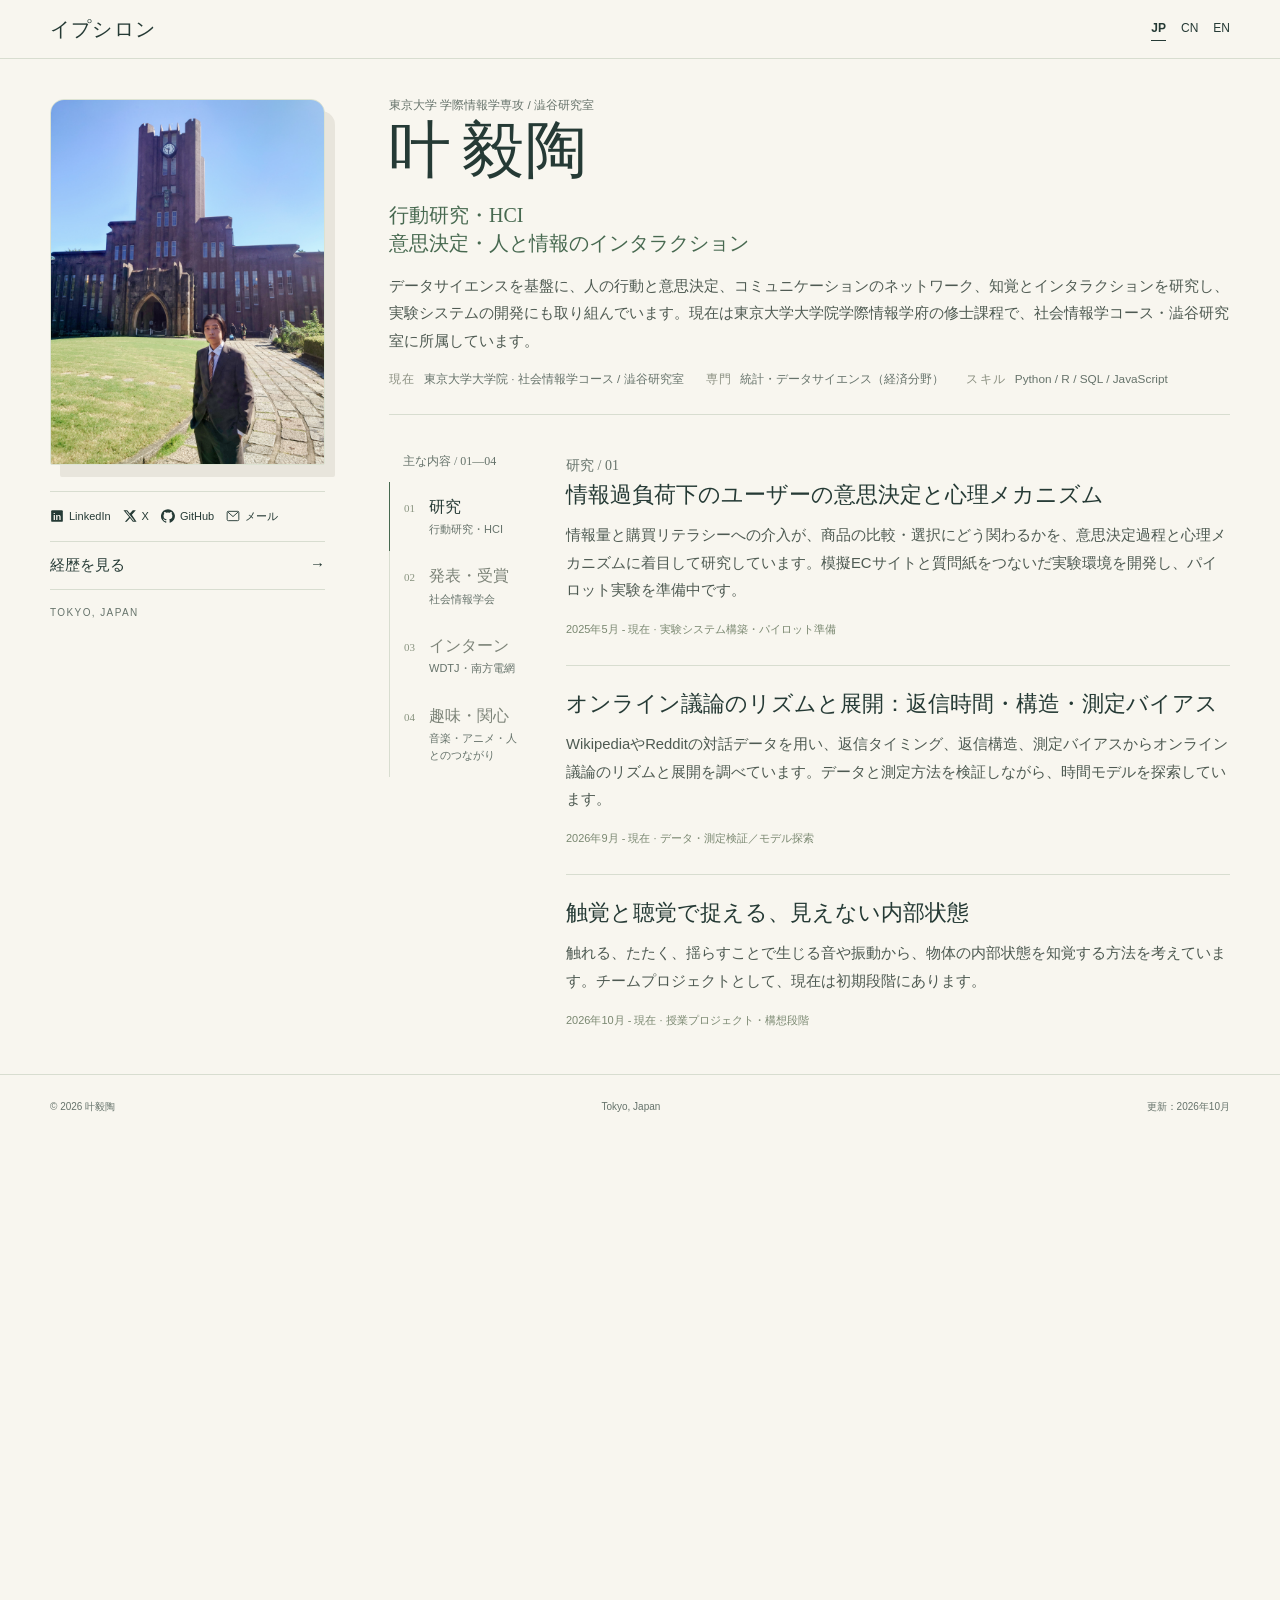
<file: index.html>
<!doctype html><html lang="ja"><head><meta charset="utf-8"><meta http-equiv="refresh" content="0;url=ja/"><title>Yitao Ye</title></head><body><a href="ja/">叶毅陶 / Japanese</a> &middot; <a href="zh/">Chinese</a> &middot; <a href="en/">English</a></body></html>
</file>
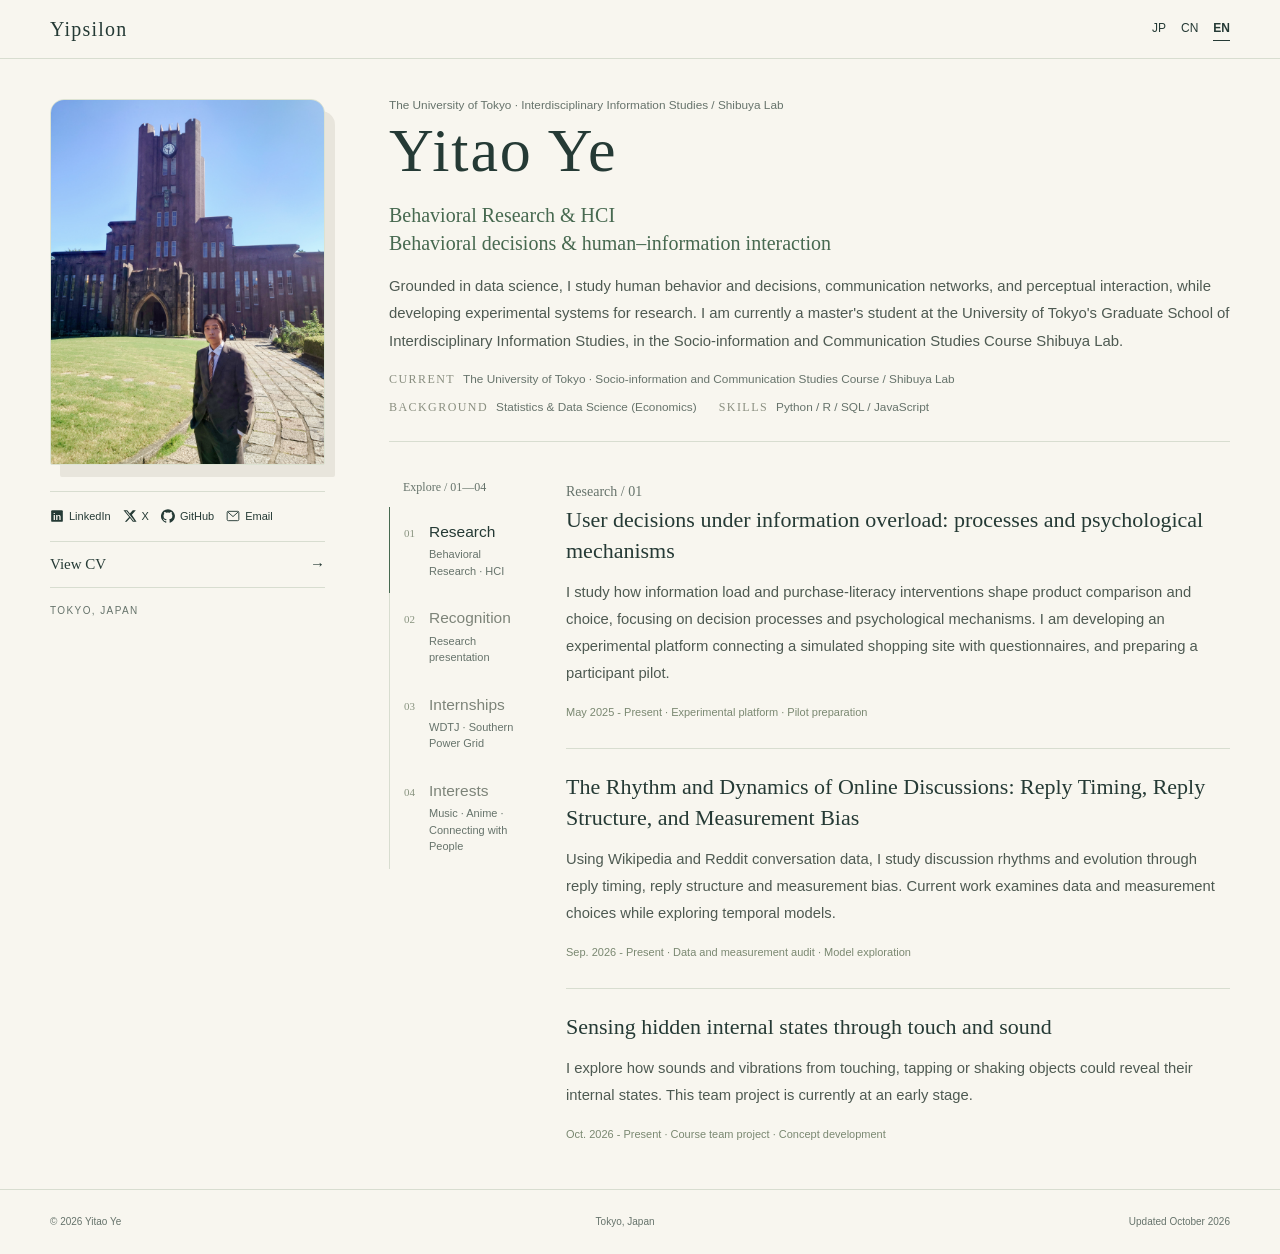
<file: en/index.html>
<!doctype html>
<html lang="en"><head><meta charset="utf-8"><meta name="viewport" content="width=device-width,initial-scale=1"><title>Yitao Ye | The University of Tokyo | Behavioral Research &amp; HCI</title><meta name="description" content="Yitao Ye is a graduate student at the University of Tokyo, studying behavior and decisions, communication networks, and perceptual interaction through data science and experimental systems."><meta name="theme-color" content="#f8f6ef"><meta property="og:title" content="Yitao Ye | The University of Tokyo | Behavioral Research &amp; HCI"><meta property="og:description" content="Yitao Ye is a graduate student at the University of Tokyo, studying behavior and decisions, communication networks, and perceptual interaction through data science and experimental systems."><meta property="og:type" content="website"><link rel="icon" href="../favicon.svg" type="image/svg+xml"><link rel="stylesheet" href="../styles.css"><link rel="alternate" hreflang="ja" href="../ja/"><link rel="alternate" hreflang="zh-CN" href="../zh/"><link rel="alternate" hreflang="en" href="../en/"></head><body><a class="skip" href="#main">Skip to content</a><header><div class="wrap topbar"><a class="brand" aria-label="Yipsilon" href="./">Yipsilon</a><nav class="nav" aria-label="Navigation"><a href="#research">Research</a><a href="#experience">Experience</a><a href="#about">About</a><a href="#contact">Contact</a></nav><nav class="langs" aria-label="Language"><a href="../ja/" lang="ja" data-language="ja">JP</a><a href="../zh/" lang="zh-CN" data-language="zh">CN</a><a href="../en/" lang="en" data-language="en" aria-current="page">EN</a></nav></div></header><main id="main" class="wrap profile-layout">
      <aside class="profile-side"><div class="profile-art profile-photo"><a href="../portrait.jpg"><img src="../portrait.jpg" alt="Portrait of Yitao Ye" width="3024" height="4032" fetchpriority="high"></a></div><div class="social-links" id="contact"><a href="https://www.linkedin.com/in/yitao-ye-24138a41a/" aria-label="LinkedIn" target="_blank" rel="noopener noreferrer"><svg viewBox="0 0 24 24" aria-hidden="true"><rect x="2" y="2" width="20" height="20" rx="2" fill="currentColor"/><text x="5" y="18" fill="var(--paper)" font-family="Arial,sans-serif" font-weight="700" font-size="16">in</text></svg><span>LinkedIn</span></a><a href="https://x.com/Yipsilon2887" aria-label="X" target="_blank" rel="noopener noreferrer"><svg viewBox="0 0 24 24" aria-hidden="true"><path fill="currentColor" d="M18.9 2H22l-6.8 7.8L23.2 22h-6.3l-4.9-6.5L6.3 22H3.2l7.3-8.4L.8 2h6.5l4.4 5.8L16.8 2h2.1ZM17.8 20h1.8L6.3 4H4.4l13.4 16Z"/></svg><span>X</span></a><a href="https://github.com/yipsilon2887" aria-label="GitHub" target="_blank" rel="noopener noreferrer"><svg viewBox="0 0 24 24" aria-hidden="true"><path fill="currentColor" d="M12 .3a12 12 0 0 0-3.8 23.4c.6.1.8-.3.8-.6v-2.3c-3.4.7-4.1-1.4-4.1-1.4-.5-1.4-1.3-1.8-1.3-1.8-1.1-.7.1-.7.1-.7 1.2.1 1.8 1.3 1.8 1.3 1 1.8 2.8 1.3 3.5 1 .1-.8.4-1.3.8-1.6-2.7-.3-5.5-1.4-5.5-6a4.7 4.7 0 0 1 1.2-3.2c-.1-.3-.5-1.6.1-3.2 0 0 1-.3 3.3 1.2a11.4 11.4 0 0 1 6 0c2.3-1.5 3.3-1.2 3.3-1.2.6 1.6.2 2.9.1 3.2a4.7 4.7 0 0 1 1.2 3.2c0 4.6-2.8 5.7-5.5 6 .4.4.8 1.1.8 2.2v3.3c0 .3.2.7.8.6A12 12 0 0 0 12 .3Z"/></svg><span>GitHub</span></a><a href="mailto:yipsilon2887@outlook.com" aria-label="Email"><svg viewBox="0 0 24 24" aria-hidden="true"><g fill="none" stroke="currentColor" stroke-width="1.6" stroke-linejoin="round"><rect x="2" y="4" width="20" height="16" rx="2"/><path d="m3 5 9 8 9-8"/></g></svg><span>Email</span></a></div><a class="side-cv" href="cv/">View CV <span aria-hidden="true">&#8594;</span></a><p class="location">TOKYO, JAPAN</p></aside>
      <div class="profile-main"><section class="intro"><p class="affiliation">The University of Tokyo · Interdisciplinary Information Studies / Shibuya Lab</p><h1 aria-label="Yitao Ye">Yitao Ye</h1><h2>Behavioral Research &amp; HCI<br>Behavioral decisions &amp; human–information interaction</h2><p class="bio">Grounded in data science, I study human behavior and decisions, communication networks, and perceptual interaction, while developing experimental systems for research. I am currently a master&#x27;s student at the University of Tokyo&#x27;s Graduate School of Interdisciplinary Information Studies, in the Socio-information and Communication Studies Course Shibuya Lab.</p><div class="identity-strip"><div><span class="label">CURRENT</span><p>The University of Tokyo · Socio-information and Communication Studies Course / Shibuya Lab</p></div><div><span class="label">BACKGROUND</span><p>Statistics &amp; Data Science (Economics)</p></div><div><span class="label">SKILLS</span><p>Python / R / SQL / JavaScript</p></div></div></section>
      <div class="topic-layout"><nav class="topic-nav" aria-label="Explore / 01—04"><p>Explore / 01—04</p><div role="tablist" aria-label="Explore / 01—04"><a role="tab" id="tab-research" aria-controls="research" aria-selected="true" href="#research"><span class="tab-no">01</span><span><strong>Research</strong><small>Behavioral Research · HCI</small></span></a><a role="tab" id="tab-recognition" aria-controls="recognition" aria-selected="false" href="#recognition"><span class="tab-no">02</span><span><strong>Recognition</strong><small>Research presentation</small></span></a><a role="tab" id="tab-experience" aria-controls="experience" aria-selected="false" href="#experience"><span class="tab-no">03</span><span><strong>Internships</strong><small>WDTJ · Southern Power Grid</small></span></a><a role="tab" id="tab-about" aria-controls="about" aria-selected="false" href="#about"><span class="tab-no">04</span><span><strong>Interests</strong><small>Music · Anime · Connecting with People</small></span></a></div></nav><div class="panels">
      <section class="topic-panel" id="research" role="tabpanel" aria-labelledby="tab-research"><span class="eyebrow">Research / 01</span><article class="project" id="web-track"><h3>User decisions under information overload: processes and psychological mechanisms</h3><p>I study how information load and purchase-literacy interventions shape product comparison and choice, focusing on decision processes and psychological mechanisms. I am developing an experimental platform connecting a simulated shopping site with questionnaires, and preparing a participant pilot.</p><span class="status">May 2025 - Present · Experimental platform · Pilot preparation</span></article><article class="project" id="sociophysics"><h3>The Rhythm and Dynamics of Online Discussions: Reply Timing, Reply Structure, and Measurement Bias</h3><p>Using Wikipedia and Reddit conversation data, I study discussion rhythms and evolution through reply timing, reply structure and measurement bias. Current work examines data and measurement choices while exploring temporal models.</p><span class="status">Sep. 2026 - Present · Data and measurement audit · Model exploration</span></article><article class="project" id="human-augmentation"><h3>Sensing hidden internal states through touch and sound</h3><p>I explore how sounds and vibrations from touching, tapping or shaking objects could reveal their internal states. This team project is currently at an early stage.</p><span class="status">Oct. 2026 - Present · Course team project · Concept development</span></article></section>
      <section class="topic-panel" id="recognition" role="tabpanel" aria-labelledby="tab-recognition"><span class="eyebrow">Presentation &amp; recognition / 02</span><h2>13 September 2026 · 社会情報学会 Research Presentation Excellence Award</h2><p>Oral presentation: “Information overload and purchase literacy in online shopping environments: a review of prior research focusing on attention allocation.”</p></section>
      <section class="topic-panel" id="experience" role="tabpanel" aria-labelledby="tab-experience"><span class="eyebrow">Internships / 03</span><h2>Internships</h2><article class="internship"><span class="date">2026.08</span><div><h3>Western Digital Technologies Japan</h3><p>Five-day internship · Software course</p></div></article><article class="internship"><span class="date">2024.10 — 2025.01</span><div><h3>China Southern Power Grid</h3><p>Data Analyst Intern</p></div></article></section>
      <section class="topic-panel" id="about" role="tabpanel" aria-labelledby="tab-about"><span class="eyebrow">Interests / 04</span><h2>Music, anime culture &amp; everyday exploration</h2><ul><li>Music: Showa-era popular songs, J-pop, City pop and anime songs (Anisong)</li><li>Artists: Hikaru Utada, Nana Mizuki, LiSA, Yukari Tamura, Yuki Nakashima, Inori Minase, Eir Aoi, May&#x27;n, East Of Eden and BanG Dream!</li><li>Other interests: digital gadgets, anime, games, robot, voice actors, information-rich, observing people and society</li><li>Everyday activities: anime pilgrimages, stamp rallies and anime-related events</li><li>Skills: swimming (China&#x27;s national Level 3 athlete standard) and calligraphy</li><li>Clubs: UTokyo Reading Drama Club; former vice president of Jinan University Japanese Culture Club</li><li>Languages: Mandarin &amp; Cantonese (native) / Japanese JLPT N1 / English CEFR B2</li></ul></section>
      </div></div></div>
    </main><footer><div class="wrap footer-inner"><span>&copy; 2026 Yitao Ye</span><span>Tokyo, Japan</span><span>Updated October 2026</span></div></footer><script type="application/json" id="language-pages">{"ja/":"\u003c!doctype html>\n\u003chtml lang=\"ja\">\u003chead>\u003cmeta charset=\"utf-8\">\u003cmeta name=\"viewport\" content=\"width=device-width,initial-scale=1\">\u003ctitle>叶毅陶 | 東京大学 | 行動研究・HCI\u003c/title>\u003cmeta name=\"description\" content=\"叶毅陶の個人サイト。東京大学大学院で、データサイエンスを基盤に行動・意思決定、コミュニケーションのネットワーク、知覚とインタラクションを研究しています。\">\u003cmeta name=\"theme-color\" content=\"#f8f6ef\">\u003cmeta property=\"og:title\" content=\"叶毅陶 | 東京大学 | 行動研究・HCI\">\u003cmeta property=\"og:description\" content=\"叶毅陶の個人サイト。東京大学大学院で、データサイエンスを基盤に行動・意思決定、コミュニケーションのネットワーク、知覚とインタラクションを研究しています。\">\u003cmeta property=\"og:type\" content=\"website\">\u003clink rel=\"icon\" href=\"../favicon.svg\" type=\"image/svg+xml\">\u003clink rel=\"stylesheet\" href=\"../styles.css\">\u003clink rel=\"alternate\" hreflang=\"ja\" href=\"../ja/\">\u003clink rel=\"alternate\" hreflang=\"zh-CN\" href=\"../zh/\">\u003clink rel=\"alternate\" hreflang=\"en\" href=\"../en/\">\u003c/head>\u003cbody>\u003ca class=\"skip\" href=\"#main\">本文へ\u003c/a>\u003cheader>\u003cdiv class=\"wrap topbar\">\u003ca class=\"brand\" aria-label=\"イプシロン\" href=\"./\">イプシロン\u003c/a>\u003cnav class=\"nav\" aria-label=\"Navigation\">\u003ca href=\"#research\">研究\u003c/a>\u003ca href=\"#experience\">経験\u003c/a>\u003ca href=\"#about\">私について\u003c/a>\u003ca href=\"#contact\">連絡\u003c/a>\u003c/nav>\u003cnav class=\"langs\" aria-label=\"Language\">\u003ca href=\"../ja/\" lang=\"ja\" data-language=\"ja\" aria-current=\"page\">JP\u003c/a>\u003ca href=\"../zh/\" lang=\"zh-CN\" data-language=\"zh\">CN\u003c/a>\u003ca href=\"../en/\" lang=\"en\" data-language=\"en\">EN\u003c/a>\u003c/nav>\u003c/div>\u003c/header>\u003cmain id=\"main\" class=\"wrap profile-layout\">\n      \u003caside class=\"profile-side\">\u003cdiv class=\"profile-art profile-photo\">\u003ca href=\"../portrait.jpg\">\u003cimg src=\"../portrait.jpg\" alt=\"叶毅陶の写真\" width=\"3024\" height=\"4032\" fetchpriority=\"high\">\u003c/a>\u003c/div>\u003cdiv class=\"social-links\" id=\"contact\">\u003ca href=\"https://www.linkedin.com/in/yitao-ye-24138a41a/\" aria-label=\"LinkedIn\" target=\"_blank\" rel=\"noopener noreferrer\">\u003csvg viewBox=\"0 0 24 24\" aria-hidden=\"true\">\u003crect x=\"2\" y=\"2\" width=\"20\" height=\"20\" rx=\"2\" fill=\"currentColor\"/>\u003ctext x=\"5\" y=\"18\" fill=\"var(--paper)\" font-family=\"Arial,sans-serif\" font-weight=\"700\" font-size=\"16\">in\u003c/text>\u003c/svg>\u003cspan>LinkedIn\u003c/span>\u003c/a>\u003ca href=\"https://x.com/Yipsilon2887\" aria-label=\"X\" target=\"_blank\" rel=\"noopener noreferrer\">\u003csvg viewBox=\"0 0 24 24\" aria-hidden=\"true\">\u003cpath fill=\"currentColor\" d=\"M18.9 2H22l-6.8 7.8L23.2 22h-6.3l-4.9-6.5L6.3 22H3.2l7.3-8.4L.8 2h6.5l4.4 5.8L16.8 2h2.1ZM17.8 20h1.8L6.3 4H4.4l13.4 16Z\"/>\u003c/svg>\u003cspan>X\u003c/span>\u003c/a>\u003ca href=\"https://github.com/yipsilon2887\" aria-label=\"GitHub\" target=\"_blank\" rel=\"noopener noreferrer\">\u003csvg viewBox=\"0 0 24 24\" aria-hidden=\"true\">\u003cpath fill=\"currentColor\" d=\"M12 .3a12 12 0 0 0-3.8 23.4c.6.1.8-.3.8-.6v-2.3c-3.4.7-4.1-1.4-4.1-1.4-.5-1.4-1.3-1.8-1.3-1.8-1.1-.7.1-.7.1-.7 1.2.1 1.8 1.3 1.8 1.3 1 1.8 2.8 1.3 3.5 1 .1-.8.4-1.3.8-1.6-2.7-.3-5.5-1.4-5.5-6a4.7 4.7 0 0 1 1.2-3.2c-.1-.3-.5-1.6.1-3.2 0 0 1-.3 3.3 1.2a11.4 11.4 0 0 1 6 0c2.3-1.5 3.3-1.2 3.3-1.2.6 1.6.2 2.9.1 3.2a4.7 4.7 0 0 1 1.2 3.2c0 4.6-2.8 5.7-5.5 6 .4.4.8 1.1.8 2.2v3.3c0 .3.2.7.8.6A12 12 0 0 0 12 .3Z\"/>\u003c/svg>\u003cspan>GitHub\u003c/span>\u003c/a>\u003ca href=\"mailto:yipsilon2887@outlook.com\" aria-label=\"メール\">\u003csvg viewBox=\"0 0 24 24\" aria-hidden=\"true\">\u003cg fill=\"none\" stroke=\"currentColor\" stroke-width=\"1.6\" stroke-linejoin=\"round\">\u003crect x=\"2\" y=\"4\" width=\"20\" height=\"16\" rx=\"2\"/>\u003cpath d=\"m3 5 9 8 9-8\"/>\u003c/g>\u003c/svg>\u003cspan>メール\u003c/span>\u003c/a>\u003c/div>\u003ca class=\"side-cv\" href=\"cv/\">経歴を見る \u003cspan aria-hidden=\"true\">&#8594;\u003c/span>\u003c/a>\u003cp class=\"location\">TOKYO, JAPAN\u003c/p>\u003c/aside>\n      \u003cdiv class=\"profile-main\">\u003csection class=\"intro\">\u003cp class=\"affiliation\">東京大学 学際情報学専攻 / 澁谷研究室\u003c/p>\u003ch1 aria-label=\"叶毅陶\">\u003cspan>叶\u003c/span>\u003cspan class=\"name-given\">毅陶\u003c/span>\u003c/h1>\u003ch2>行動研究・HCI\u003cbr>意思決定・人と情報のインタラクション\u003c/h2>\u003cp class=\"bio\">データサイエンスを基盤に、人の行動と意思決定、コミュニケーションのネットワーク、知覚とインタラクションを研究し、実験システムの開発にも取り組んでいます。現在は東京大学大学院学際情報学府の修士課程で、社会情報学コース・澁谷研究室に所属しています。\u003c/p>\u003cdiv class=\"identity-strip\">\u003cdiv>\u003cspan class=\"label\">現在\u003c/span>\u003cp>東京大学大学院 · 社会情報学コース / 澁谷研究室\u003c/p>\u003c/div>\u003cdiv>\u003cspan class=\"label\">専門\u003c/span>\u003cp>統計・データサイエンス（経済分野）\u003c/p>\u003c/div>\u003cdiv>\u003cspan class=\"label\">スキル\u003c/span>\u003cp>Python / R / SQL / JavaScript\u003c/p>\u003c/div>\u003c/div>\u003c/section>\n      \u003cdiv class=\"topic-layout\">\u003cnav class=\"topic-nav\" aria-label=\"主な内容 / 01—04\">\u003cp>主な内容 / 01—04\u003c/p>\u003cdiv role=\"tablist\" aria-label=\"主な内容 / 01—04\">\u003ca role=\"tab\" id=\"tab-research\" aria-controls=\"research\" aria-selected=\"true\" href=\"#research\">\u003cspan class=\"tab-no\">01\u003c/span>\u003cspan>\u003cstrong>研究\u003c/strong>\u003csmall>行動研究・HCI\u003c/small>\u003c/span>\u003c/a>\u003ca role=\"tab\" id=\"tab-recognition\" aria-controls=\"recognition\" aria-selected=\"false\" href=\"#recognition\">\u003cspan class=\"tab-no\">02\u003c/span>\u003cspan>\u003cstrong>発表・受賞\u003c/strong>\u003csmall>社会情報学会\u003c/small>\u003c/span>\u003c/a>\u003ca role=\"tab\" id=\"tab-experience\" aria-controls=\"experience\" aria-selected=\"false\" href=\"#experience\">\u003cspan class=\"tab-no\">03\u003c/span>\u003cspan>\u003cstrong>インターン\u003c/strong>\u003csmall>WDTJ・南方電網\u003c/small>\u003c/span>\u003c/a>\u003ca role=\"tab\" id=\"tab-about\" aria-controls=\"about\" aria-selected=\"false\" href=\"#about\">\u003cspan class=\"tab-no\">04\u003c/span>\u003cspan>\u003cstrong>趣味・関心\u003c/strong>\u003csmall>音楽・アニメ・人とのつながり\u003c/small>\u003c/span>\u003c/a>\u003c/div>\u003c/nav>\u003cdiv class=\"panels\">\n      \u003csection class=\"topic-panel\" id=\"research\" role=\"tabpanel\" aria-labelledby=\"tab-research\">\u003cspan class=\"eyebrow\">研究 / 01\u003c/span>\u003carticle class=\"project\" id=\"web-track\">\u003ch3>情報過負荷下のユーザーの意思決定と心理メカニズム\u003c/h3>\u003cp>情報量と購買リテラシーへの介入が、商品の比較・選択にどう関わるかを、意思決定過程と心理メカニズムに着目して研究しています。模擬ECサイトと質問紙をつないだ実験環境を開発し、パイロット実験を準備中です。\u003c/p>\u003cspan class=\"status\">2025年5月 - 現在 · 実験システム構築・パイロット準備\u003c/span>\u003c/article>\u003carticle class=\"project\" id=\"sociophysics\">\u003ch3>オンライン議論のリズムと展開：返信時間・構造・測定バイアス\u003c/h3>\u003cp>WikipediaやRedditの対話データを用い、返信タイミング、返信構造、測定バイアスからオンライン議論のリズムと展開を調べています。データと測定方法を検証しながら、時間モデルを探索しています。\u003c/p>\u003cspan class=\"status\">2026年9月 - 現在 · データ・測定検証／モデル探索\u003c/span>\u003c/article>\u003carticle class=\"project\" id=\"human-augmentation\">\u003ch3>触覚と聴覚で捉える、見えない内部状態\u003c/h3>\u003cp>触れる、たたく、揺らすことで生じる音や振動から、物体の内部状態を知覚する方法を考えています。チームプロジェクトとして、現在は初期段階にあります。\u003c/p>\u003cspan class=\"status\">2026年10月 - 現在 · 授業プロジェクト・構想段階\u003c/span>\u003c/article>\u003c/section>\n      \u003csection class=\"topic-panel\" id=\"recognition\" role=\"tabpanel\" aria-labelledby=\"tab-recognition\">\u003cspan class=\"eyebrow\">発表・受賞 / 02\u003c/span>\u003ch2>2026年9月13日 · 社会情報学会 研究発表優秀賞\u003c/h2>\u003cp>「オンライン購買環境における情報過負荷と購買識別力：注意配分過程に着目した先行研究レビュー」— 口頭発表\u003c/p>\u003c/section>\n      \u003csection class=\"topic-panel\" id=\"experience\" role=\"tabpanel\" aria-labelledby=\"tab-experience\">\u003cspan class=\"eyebrow\">インターンシップ / 03\u003c/span>\u003ch2>インターンシップ\u003c/h2>\u003carticle class=\"internship\">\u003cspan class=\"date\">2026.08\u003c/span>\u003cdiv>\u003ch3>Western Digital Technologies Japan\u003c/h3>\u003cp>5日間インターンシップ · ソフトウェアコース\u003c/p>\u003c/div>\u003c/article>\u003carticle class=\"internship\">\u003cspan class=\"date\">2024.10 — 2025.01\u003c/span>\u003cdiv>\u003ch3>中国南方電網\u003c/h3>\u003cp>データ分析インターン\u003c/p>\u003c/div>\u003c/article>\u003c/section>\n      \u003csection class=\"topic-panel\" id=\"about\" role=\"tabpanel\" aria-labelledby=\"tab-about\">\u003cspan class=\"eyebrow\">趣味・関心 / 04\u003c/span>\u003ch2>音楽・サブカルチャー・日々の探索\u003c/h2>\u003cul>\u003cli>好きな音楽：昭和歌謡、J-POP、City Pop、アニソン\u003c/li>\u003cli>アーティスト：宇多田ヒカル、水樹奈々、LiSA、田村ゆかり、中島由貴、水瀬いのり、藍井エイル、May&#x27;n、East Of Eden、BanG Dream!\u003c/li>\u003cli>その他の関心：ガジェット、アニメ、ゲーム、ロボット、声優、情報強者、ニュース、人間・社会観察\u003c/li>\u003cli>日々の楽しみ：聖地巡礼、スタンプラリー、アニメ関連イベント\u003c/li>\u003cli>特技：水泳（泳力検定1級相当）、書道\u003c/li>\u003cli>サークル：東京大学朗読劇研究会 ／ 暨南大学日本語サークル 元副会長\u003c/li>\u003cli>語学：中国語・広東語（母語）／ 日本語 JLPT N1 ／ 英語 CEFR B2\u003c/li>\u003c/ul>\u003c/section>\n      \u003c/div>\u003c/div>\u003c/div>\n    \u003c/main>\u003cfooter>\u003cdiv class=\"wrap footer-inner\">\u003cspan>&copy; 2026 叶毅陶\u003c/span>\u003cspan>Tokyo, Japan\u003c/span>\u003cspan>更新：2026年10月\u003c/span>\u003c/div>\u003c/footer>\u003cscript src=\"../site.js\" defer>\u003c/script>\u003c/body>\u003c/html>","zh/":"\u003c!doctype html>\n\u003chtml lang=\"zh-CN\">\u003chead>\u003cmeta charset=\"utf-8\">\u003cmeta name=\"viewport\" content=\"width=device-width,initial-scale=1\">\u003ctitle>叶毅陶 | 东京大学 | 行为研究与HCI\u003c/title>\u003cmeta name=\"description\" content=\"叶毅陶的个人主页：东京大学研究生，以数据科学为基础，关注行为决策、交流网络与感知交互，兼具实验系统和软件开发经历。\">\u003cmeta name=\"theme-color\" content=\"#f8f6ef\">\u003cmeta property=\"og:title\" content=\"叶毅陶 | 东京大学 | 行为研究与HCI\">\u003cmeta property=\"og:description\" content=\"叶毅陶的个人主页：东京大学研究生，以数据科学为基础，关注行为决策、交流网络与感知交互，兼具实验系统和软件开发经历。\">\u003cmeta property=\"og:type\" content=\"website\">\u003clink rel=\"icon\" href=\"../favicon.svg\" type=\"image/svg+xml\">\u003clink rel=\"stylesheet\" href=\"../styles.css\">\u003clink rel=\"alternate\" hreflang=\"ja\" href=\"../ja/\">\u003clink rel=\"alternate\" hreflang=\"zh-CN\" href=\"../zh/\">\u003clink rel=\"alternate\" hreflang=\"en\" href=\"../en/\">\u003c/head>\u003cbody>\u003ca class=\"skip\" href=\"#main\">跳至正文\u003c/a>\u003cheader>\u003cdiv class=\"wrap topbar\">\u003ca class=\"brand\" aria-label=\"Yipsilon\" href=\"./\">Yipsilon\u003c/a>\u003cnav class=\"nav\" aria-label=\"Navigation\">\u003ca href=\"#research\">研究\u003c/a>\u003ca href=\"#experience\">经历\u003c/a>\u003ca href=\"#about\">关于我\u003c/a>\u003ca href=\"#contact\">联系\u003c/a>\u003c/nav>\u003cnav class=\"langs\" aria-label=\"Language\">\u003ca href=\"../ja/\" lang=\"ja\" data-language=\"ja\">JP\u003c/a>\u003ca href=\"../zh/\" lang=\"zh-CN\" data-language=\"zh\" aria-current=\"page\">CN\u003c/a>\u003ca href=\"../en/\" lang=\"en\" data-language=\"en\">EN\u003c/a>\u003c/nav>\u003c/div>\u003c/header>\u003cmain id=\"main\" class=\"wrap profile-layout\">\n      \u003caside class=\"profile-side\">\u003cdiv class=\"profile-art profile-photo\">\u003ca href=\"../portrait.jpg\">\u003cimg src=\"../portrait.jpg\" alt=\"叶毅陶的照片\" width=\"3024\" height=\"4032\" fetchpriority=\"high\">\u003c/a>\u003c/div>\u003cdiv class=\"social-links\" id=\"contact\">\u003ca href=\"https://www.linkedin.com/in/yitao-ye-24138a41a/\" aria-label=\"LinkedIn\" target=\"_blank\" rel=\"noopener noreferrer\">\u003csvg viewBox=\"0 0 24 24\" aria-hidden=\"true\">\u003crect x=\"2\" y=\"2\" width=\"20\" height=\"20\" rx=\"2\" fill=\"currentColor\"/>\u003ctext x=\"5\" y=\"18\" fill=\"var(--paper)\" font-family=\"Arial,sans-serif\" font-weight=\"700\" font-size=\"16\">in\u003c/text>\u003c/svg>\u003cspan>LinkedIn\u003c/span>\u003c/a>\u003ca href=\"https://x.com/Yipsilon2887\" aria-label=\"X\" target=\"_blank\" rel=\"noopener noreferrer\">\u003csvg viewBox=\"0 0 24 24\" aria-hidden=\"true\">\u003cpath fill=\"currentColor\" d=\"M18.9 2H22l-6.8 7.8L23.2 22h-6.3l-4.9-6.5L6.3 22H3.2l7.3-8.4L.8 2h6.5l4.4 5.8L16.8 2h2.1ZM17.8 20h1.8L6.3 4H4.4l13.4 16Z\"/>\u003c/svg>\u003cspan>X\u003c/span>\u003c/a>\u003ca href=\"https://github.com/yipsilon2887\" aria-label=\"GitHub\" target=\"_blank\" rel=\"noopener noreferrer\">\u003csvg viewBox=\"0 0 24 24\" aria-hidden=\"true\">\u003cpath fill=\"currentColor\" d=\"M12 .3a12 12 0 0 0-3.8 23.4c.6.1.8-.3.8-.6v-2.3c-3.4.7-4.1-1.4-4.1-1.4-.5-1.4-1.3-1.8-1.3-1.8-1.1-.7.1-.7.1-.7 1.2.1 1.8 1.3 1.8 1.3 1 1.8 2.8 1.3 3.5 1 .1-.8.4-1.3.8-1.6-2.7-.3-5.5-1.4-5.5-6a4.7 4.7 0 0 1 1.2-3.2c-.1-.3-.5-1.6.1-3.2 0 0 1-.3 3.3 1.2a11.4 11.4 0 0 1 6 0c2.3-1.5 3.3-1.2 3.3-1.2.6 1.6.2 2.9.1 3.2a4.7 4.7 0 0 1 1.2 3.2c0 4.6-2.8 5.7-5.5 6 .4.4.8 1.1.8 2.2v3.3c0 .3.2.7.8.6A12 12 0 0 0 12 .3Z\"/>\u003c/svg>\u003cspan>GitHub\u003c/span>\u003c/a>\u003ca href=\"mailto:yipsilon2887@outlook.com\" aria-label=\"邮箱\">\u003csvg viewBox=\"0 0 24 24\" aria-hidden=\"true\">\u003cg fill=\"none\" stroke=\"currentColor\" stroke-width=\"1.6\" stroke-linejoin=\"round\">\u003crect x=\"2\" y=\"4\" width=\"20\" height=\"16\" rx=\"2\"/>\u003cpath d=\"m3 5 9 8 9-8\"/>\u003c/g>\u003c/svg>\u003cspan>邮箱\u003c/span>\u003c/a>\u003c/div>\u003ca class=\"side-cv\" href=\"cv/\">查看履历 \u003cspan aria-hidden=\"true\">&#8594;\u003c/span>\u003c/a>\u003cp class=\"location\">TOKYO, JAPAN\u003c/p>\u003c/aside>\n      \u003cdiv class=\"profile-main\">\u003csection class=\"intro\">\u003cp class=\"affiliation\">东京大学 学际情报学专攻 / 澁谷研究室\u003c/p>\u003ch1 aria-label=\"叶毅陶\">\u003cspan>叶\u003c/span>\u003cspan class=\"name-given\">毅陶\u003c/span>\u003c/h1>\u003ch2>行为研究・HCI\u003cbr>行为决策&amp;人与信息的交互\u003c/h2>\u003cp class=\"bio\">以数据科学为基础，关注人的行为与决策、交流网络及感知交互，并开发用于研究的实验系统。目前在东京大学大学院学际情报学府攻读硕士，所属社会情报学课程澁谷研究室。\u003c/p>\u003cdiv class=\"identity-strip\">\u003cdiv>\u003cspan class=\"label\">目前\u003c/span>\u003cp>东京大学大学院 · 社会情报学课程 / 澁谷研究室\u003c/p>\u003c/div>\u003cdiv>\u003cspan class=\"label\">背景\u003c/span>\u003cp>统计与数据科学（经济领域）\u003c/p>\u003c/div>\u003cdiv>\u003cspan class=\"label\">技能\u003c/span>\u003cp>Python / R / SQL / JavaScript\u003c/p>\u003c/div>\u003c/div>\u003c/section>\n      \u003cdiv class=\"topic-layout\">\u003cnav class=\"topic-nav\" aria-label=\"主要内容 / 01—04\">\u003cp>主要内容 / 01—04\u003c/p>\u003cdiv role=\"tablist\" aria-label=\"主要内容 / 01—04\">\u003ca role=\"tab\" id=\"tab-research\" aria-controls=\"research\" aria-selected=\"true\" href=\"#research\">\u003cspan class=\"tab-no\">01\u003c/span>\u003cspan>\u003cstrong>研究\u003c/strong>\u003csmall>行为研究・HCI\u003c/small>\u003c/span>\u003c/a>\u003ca role=\"tab\" id=\"tab-recognition\" aria-controls=\"recognition\" aria-selected=\"false\" href=\"#recognition\">\u003cspan class=\"tab-no\">02\u003c/span>\u003cspan>\u003cstrong>发表与荣誉\u003c/strong>\u003csmall>社会情報学会\u003c/small>\u003c/span>\u003c/a>\u003ca role=\"tab\" id=\"tab-experience\" aria-controls=\"experience\" aria-selected=\"false\" href=\"#experience\">\u003cspan class=\"tab-no\">03\u003c/span>\u003cspan>\u003cstrong>实习经历\u003c/strong>\u003csmall>西部数据・南方电网\u003c/small>\u003c/span>\u003c/a>\u003ca role=\"tab\" id=\"tab-about\" aria-controls=\"about\" aria-selected=\"false\" href=\"#about\">\u003cspan class=\"tab-no\">04\u003c/span>\u003cspan>\u003cstrong>兴趣爱好\u003c/strong>\u003csmall>音乐・动画・人与人的联系\u003c/small>\u003c/span>\u003c/a>\u003c/div>\u003c/nav>\u003cdiv class=\"panels\">\n      \u003csection class=\"topic-panel\" id=\"research\" role=\"tabpanel\" aria-labelledby=\"tab-research\">\u003cspan class=\"eyebrow\">研究 / 01\u003c/span>\u003carticle class=\"project\" id=\"web-track\">\u003ch3>信息过载下的用户决策：行为过程与心理机制\u003c/h3>\u003cp>研究信息量与购买素养干预如何影响商品比较和选择，关注决策过程及其心理机制。正在开发连接模拟电商与问卷的实验平台，并准备真人预实验。\u003c/p>\u003cspan class=\"status\">2025年5月 - 至今 · 实验平台开发 · 预实验准备\u003c/span>\u003c/article>\u003carticle class=\"project\" id=\"sociophysics\">\u003ch3>网络讨论的互动节奏与演化：回复时间、回复结构及其测量偏差\u003c/h3>\u003cp>利用 Wikipedia 与 Reddit 对话数据，从回复时间、回复结构与测量偏差切入，研究网络讨论的互动节奏与演化。当前核查数据与测量方法，并探索时间模型。\u003c/p>\u003cspan class=\"status\">2026年9月 - 至今 · 数据与测量核查 · 模型探索\u003c/span>\u003c/article>\u003carticle class=\"project\" id=\"human-augmentation\">\u003ch3>以触觉与听觉感知不可见的内部状态\u003c/h3>\u003cp>探索通过触摸、轻敲和摇晃产生的声音与振动感知物体内部状态。作为团队项目，目前处于初期阶段。\u003c/p>\u003cspan class=\"status\">2026年10月 - 至今 · 课程团队项目 · 构想阶段\u003c/span>\u003c/article>\u003c/section>\n      \u003csection class=\"topic-panel\" id=\"recognition\" role=\"tabpanel\" aria-labelledby=\"tab-recognition\">\u003cspan class=\"eyebrow\">发表与荣誉 / 02\u003c/span>\u003ch2>2026年9月13日 · 社会情報学会「研究発表優秀賞」\u003c/h2>\u003cp>「オンライン購買環境における情報過負荷と購買識別力：注意配分過程に着目した先行研究レビュー」— 口头发表。\u003c/p>\u003c/section>\n      \u003csection class=\"topic-panel\" id=\"experience\" role=\"tabpanel\" aria-labelledby=\"tab-experience\">\u003cspan class=\"eyebrow\">实习经历 / 03\u003c/span>\u003ch2>实习经历\u003c/h2>\u003carticle class=\"internship\">\u003cspan class=\"date\">2026.08\u003c/span>\u003cdiv>\u003ch3>Western Digital Technologies Japan\u003c/h3>\u003cp>5日实习 · 软件方向\u003c/p>\u003c/div>\u003c/article>\u003carticle class=\"internship\">\u003cspan class=\"date\">2024.10 — 2025.01\u003c/span>\u003cdiv>\u003ch3>中国南方电网\u003c/h3>\u003cp>数据分析实习\u003c/p>\u003c/div>\u003c/article>\u003c/section>\n      \u003csection class=\"topic-panel\" id=\"about\" role=\"tabpanel\" aria-labelledby=\"tab-about\">\u003cspan class=\"eyebrow\">兴趣与日常 / 04\u003c/span>\u003ch2>音乐、二次元与日常探索\u003c/h2>\u003cul>\u003cli>音乐流派：昭和歌谣、J-pop、City pop、动画歌曲\u003c/li>\u003cli>音乐人：宇多田ヒカル、水樹奈々、LiSA、田村ゆかり、中島由貴、水瀬いのり、藍井エイル、May&#x27;n、East Of Eden、BanG Dream!\u003c/li>\u003cli>其他兴趣：数码设备、动画、游戏、机器人、声优，新闻，情报强者、观察人与社会\u003c/li>\u003cli>日常活动：圣地巡礼、集章活动、动画相关活动\u003c/li>\u003cli>特长：游泳（中国国家三级运动员水平）、书法\u003c/li>\u003cli>社团：东京大学朗读剧研究会 ／ 暨南大学日语社前副会长\u003c/li>\u003cli>语言：普通话、粤语（母语）／ 日语 JLPT N1 ／ 英语 CEFR B2\u003c/li>\u003c/ul>\u003c/section>\n      \u003c/div>\u003c/div>\u003c/div>\n    \u003c/main>\u003cfooter>\u003cdiv class=\"wrap footer-inner\">\u003cspan>&copy; 2026 叶毅陶\u003c/span>\u003cspan>Tokyo, Japan\u003c/span>\u003cspan>更新于2026年10月\u003c/span>\u003c/div>\u003c/footer>\u003cscript src=\"../site.js\" defer>\u003c/script>\u003c/body>\u003c/html>","en/":"\u003c!doctype html>\n\u003chtml lang=\"en\">\u003chead>\u003cmeta charset=\"utf-8\">\u003cmeta name=\"viewport\" content=\"width=device-width,initial-scale=1\">\u003ctitle>Yitao Ye | The University of Tokyo | Behavioral Research &amp; HCI\u003c/title>\u003cmeta name=\"description\" content=\"Yitao Ye is a graduate student at the University of Tokyo, studying behavior and decisions, communication networks, and perceptual interaction through data science and experimental systems.\">\u003cmeta name=\"theme-color\" content=\"#f8f6ef\">\u003cmeta property=\"og:title\" content=\"Yitao Ye | The University of Tokyo | Behavioral Research &amp; HCI\">\u003cmeta property=\"og:description\" content=\"Yitao Ye is a graduate student at the University of Tokyo, studying behavior and decisions, communication networks, and perceptual interaction through data science and experimental systems.\">\u003cmeta property=\"og:type\" content=\"website\">\u003clink rel=\"icon\" href=\"../favicon.svg\" type=\"image/svg+xml\">\u003clink rel=\"stylesheet\" href=\"../styles.css\">\u003clink rel=\"alternate\" hreflang=\"ja\" href=\"../ja/\">\u003clink rel=\"alternate\" hreflang=\"zh-CN\" href=\"../zh/\">\u003clink rel=\"alternate\" hreflang=\"en\" href=\"../en/\">\u003c/head>\u003cbody>\u003ca class=\"skip\" href=\"#main\">Skip to content\u003c/a>\u003cheader>\u003cdiv class=\"wrap topbar\">\u003ca class=\"brand\" aria-label=\"Yipsilon\" href=\"./\">Yipsilon\u003c/a>\u003cnav class=\"nav\" aria-label=\"Navigation\">\u003ca href=\"#research\">Research\u003c/a>\u003ca href=\"#experience\">Experience\u003c/a>\u003ca href=\"#about\">About\u003c/a>\u003ca href=\"#contact\">Contact\u003c/a>\u003c/nav>\u003cnav class=\"langs\" aria-label=\"Language\">\u003ca href=\"../ja/\" lang=\"ja\" data-language=\"ja\">JP\u003c/a>\u003ca href=\"../zh/\" lang=\"zh-CN\" data-language=\"zh\">CN\u003c/a>\u003ca href=\"../en/\" lang=\"en\" data-language=\"en\" aria-current=\"page\">EN\u003c/a>\u003c/nav>\u003c/div>\u003c/header>\u003cmain id=\"main\" class=\"wrap profile-layout\">\n      \u003caside class=\"profile-side\">\u003cdiv class=\"profile-art profile-photo\">\u003ca href=\"../portrait.jpg\">\u003cimg src=\"../portrait.jpg\" alt=\"Portrait of Yitao Ye\" width=\"3024\" height=\"4032\" fetchpriority=\"high\">\u003c/a>\u003c/div>\u003cdiv class=\"social-links\" id=\"contact\">\u003ca href=\"https://www.linkedin.com/in/yitao-ye-24138a41a/\" aria-label=\"LinkedIn\" target=\"_blank\" rel=\"noopener noreferrer\">\u003csvg viewBox=\"0 0 24 24\" aria-hidden=\"true\">\u003crect x=\"2\" y=\"2\" width=\"20\" height=\"20\" rx=\"2\" fill=\"currentColor\"/>\u003ctext x=\"5\" y=\"18\" fill=\"var(--paper)\" font-family=\"Arial,sans-serif\" font-weight=\"700\" font-size=\"16\">in\u003c/text>\u003c/svg>\u003cspan>LinkedIn\u003c/span>\u003c/a>\u003ca href=\"https://x.com/Yipsilon2887\" aria-label=\"X\" target=\"_blank\" rel=\"noopener noreferrer\">\u003csvg viewBox=\"0 0 24 24\" aria-hidden=\"true\">\u003cpath fill=\"currentColor\" d=\"M18.9 2H22l-6.8 7.8L23.2 22h-6.3l-4.9-6.5L6.3 22H3.2l7.3-8.4L.8 2h6.5l4.4 5.8L16.8 2h2.1ZM17.8 20h1.8L6.3 4H4.4l13.4 16Z\"/>\u003c/svg>\u003cspan>X\u003c/span>\u003c/a>\u003ca href=\"https://github.com/yipsilon2887\" aria-label=\"GitHub\" target=\"_blank\" rel=\"noopener noreferrer\">\u003csvg viewBox=\"0 0 24 24\" aria-hidden=\"true\">\u003cpath fill=\"currentColor\" d=\"M12 .3a12 12 0 0 0-3.8 23.4c.6.1.8-.3.8-.6v-2.3c-3.4.7-4.1-1.4-4.1-1.4-.5-1.4-1.3-1.8-1.3-1.8-1.1-.7.1-.7.1-.7 1.2.1 1.8 1.3 1.8 1.3 1 1.8 2.8 1.3 3.5 1 .1-.8.4-1.3.8-1.6-2.7-.3-5.5-1.4-5.5-6a4.7 4.7 0 0 1 1.2-3.2c-.1-.3-.5-1.6.1-3.2 0 0 1-.3 3.3 1.2a11.4 11.4 0 0 1 6 0c2.3-1.5 3.3-1.2 3.3-1.2.6 1.6.2 2.9.1 3.2a4.7 4.7 0 0 1 1.2 3.2c0 4.6-2.8 5.7-5.5 6 .4.4.8 1.1.8 2.2v3.3c0 .3.2.7.8.6A12 12 0 0 0 12 .3Z\"/>\u003c/svg>\u003cspan>GitHub\u003c/span>\u003c/a>\u003ca href=\"mailto:yipsilon2887@outlook.com\" aria-label=\"Email\">\u003csvg viewBox=\"0 0 24 24\" aria-hidden=\"true\">\u003cg fill=\"none\" stroke=\"currentColor\" stroke-width=\"1.6\" stroke-linejoin=\"round\">\u003crect x=\"2\" y=\"4\" width=\"20\" height=\"16\" rx=\"2\"/>\u003cpath d=\"m3 5 9 8 9-8\"/>\u003c/g>\u003c/svg>\u003cspan>Email\u003c/span>\u003c/a>\u003c/div>\u003ca class=\"side-cv\" href=\"cv/\">View CV \u003cspan aria-hidden=\"true\">&#8594;\u003c/span>\u003c/a>\u003cp class=\"location\">TOKYO, JAPAN\u003c/p>\u003c/aside>\n      \u003cdiv class=\"profile-main\">\u003csection class=\"intro\">\u003cp class=\"affiliation\">The University of Tokyo · Interdisciplinary Information Studies / Shibuya Lab\u003c/p>\u003ch1 aria-label=\"Yitao Ye\">Yitao Ye\u003c/h1>\u003ch2>Behavioral Research &amp; HCI\u003cbr>Behavioral decisions &amp; human–information interaction\u003c/h2>\u003cp class=\"bio\">Grounded in data science, I study human behavior and decisions, communication networks, and perceptual interaction, while developing experimental systems for research. I am currently a master&#x27;s student at the University of Tokyo&#x27;s Graduate School of Interdisciplinary Information Studies, in the Socio-information and Communication Studies Course Shibuya Lab.\u003c/p>\u003cdiv class=\"identity-strip\">\u003cdiv>\u003cspan class=\"label\">CURRENT\u003c/span>\u003cp>The University of Tokyo · Socio-information and Communication Studies Course / Shibuya Lab\u003c/p>\u003c/div>\u003cdiv>\u003cspan class=\"label\">BACKGROUND\u003c/span>\u003cp>Statistics &amp; Data Science (Economics)\u003c/p>\u003c/div>\u003cdiv>\u003cspan class=\"label\">SKILLS\u003c/span>\u003cp>Python / R / SQL / JavaScript\u003c/p>\u003c/div>\u003c/div>\u003c/section>\n      \u003cdiv class=\"topic-layout\">\u003cnav class=\"topic-nav\" aria-label=\"Explore / 01—04\">\u003cp>Explore / 01—04\u003c/p>\u003cdiv role=\"tablist\" aria-label=\"Explore / 01—04\">\u003ca role=\"tab\" id=\"tab-research\" aria-controls=\"research\" aria-selected=\"true\" href=\"#research\">\u003cspan class=\"tab-no\">01\u003c/span>\u003cspan>\u003cstrong>Research\u003c/strong>\u003csmall>Behavioral Research · HCI\u003c/small>\u003c/span>\u003c/a>\u003ca role=\"tab\" id=\"tab-recognition\" aria-controls=\"recognition\" aria-selected=\"false\" href=\"#recognition\">\u003cspan class=\"tab-no\">02\u003c/span>\u003cspan>\u003cstrong>Recognition\u003c/strong>\u003csmall>Research presentation\u003c/small>\u003c/span>\u003c/a>\u003ca role=\"tab\" id=\"tab-experience\" aria-controls=\"experience\" aria-selected=\"false\" href=\"#experience\">\u003cspan class=\"tab-no\">03\u003c/span>\u003cspan>\u003cstrong>Internships\u003c/strong>\u003csmall>WDTJ · Southern Power Grid\u003c/small>\u003c/span>\u003c/a>\u003ca role=\"tab\" id=\"tab-about\" aria-controls=\"about\" aria-selected=\"false\" href=\"#about\">\u003cspan class=\"tab-no\">04\u003c/span>\u003cspan>\u003cstrong>Interests\u003c/strong>\u003csmall>Music · Anime · Connecting with People\u003c/small>\u003c/span>\u003c/a>\u003c/div>\u003c/nav>\u003cdiv class=\"panels\">\n      \u003csection class=\"topic-panel\" id=\"research\" role=\"tabpanel\" aria-labelledby=\"tab-research\">\u003cspan class=\"eyebrow\">Research / 01\u003c/span>\u003carticle class=\"project\" id=\"web-track\">\u003ch3>User decisions under information overload: processes and psychological mechanisms\u003c/h3>\u003cp>I study how information load and purchase-literacy interventions shape product comparison and choice, focusing on decision processes and psychological mechanisms. I am developing an experimental platform connecting a simulated shopping site with questionnaires, and preparing a participant pilot.\u003c/p>\u003cspan class=\"status\">May 2025 - Present · Experimental platform · Pilot preparation\u003c/span>\u003c/article>\u003carticle class=\"project\" id=\"sociophysics\">\u003ch3>The Rhythm and Dynamics of Online Discussions: Reply Timing, Reply Structure, and Measurement Bias\u003c/h3>\u003cp>Using Wikipedia and Reddit conversation data, I study discussion rhythms and evolution through reply timing, reply structure and measurement bias. Current work examines data and measurement choices while exploring temporal models.\u003c/p>\u003cspan class=\"status\">Sep. 2026 - Present · Data and measurement audit · Model exploration\u003c/span>\u003c/article>\u003carticle class=\"project\" id=\"human-augmentation\">\u003ch3>Sensing hidden internal states through touch and sound\u003c/h3>\u003cp>I explore how sounds and vibrations from touching, tapping or shaking objects could reveal their internal states. This team project is currently at an early stage.\u003c/p>\u003cspan class=\"status\">Oct. 2026 - Present · Course team project · Concept development\u003c/span>\u003c/article>\u003c/section>\n      \u003csection class=\"topic-panel\" id=\"recognition\" role=\"tabpanel\" aria-labelledby=\"tab-recognition\">\u003cspan class=\"eyebrow\">Presentation &amp; recognition / 02\u003c/span>\u003ch2>13 September 2026 · 社会情報学会 Research Presentation Excellence Award\u003c/h2>\u003cp>Oral presentation: “Information overload and purchase literacy in online shopping environments: a review of prior research focusing on attention allocation.”\u003c/p>\u003c/section>\n      \u003csection class=\"topic-panel\" id=\"experience\" role=\"tabpanel\" aria-labelledby=\"tab-experience\">\u003cspan class=\"eyebrow\">Internships / 03\u003c/span>\u003ch2>Internships\u003c/h2>\u003carticle class=\"internship\">\u003cspan class=\"date\">2026.08\u003c/span>\u003cdiv>\u003ch3>Western Digital Technologies Japan\u003c/h3>\u003cp>Five-day internship · Software course\u003c/p>\u003c/div>\u003c/article>\u003carticle class=\"internship\">\u003cspan class=\"date\">2024.10 — 2025.01\u003c/span>\u003cdiv>\u003ch3>China Southern Power Grid\u003c/h3>\u003cp>Data Analyst Intern\u003c/p>\u003c/div>\u003c/article>\u003c/section>\n      \u003csection class=\"topic-panel\" id=\"about\" role=\"tabpanel\" aria-labelledby=\"tab-about\">\u003cspan class=\"eyebrow\">Interests / 04\u003c/span>\u003ch2>Music, anime culture &amp; everyday exploration\u003c/h2>\u003cul>\u003cli>Music: Showa-era popular songs, J-pop, City pop and anime songs (Anisong)\u003c/li>\u003cli>Artists: Hikaru Utada, Nana Mizuki, LiSA, Yukari Tamura, Yuki Nakashima, Inori Minase, Eir Aoi, May&#x27;n, East Of Eden and BanG Dream!\u003c/li>\u003cli>Other interests: digital gadgets, anime, games, robot, voice actors, information-rich, observing people and society\u003c/li>\u003cli>Everyday activities: anime pilgrimages, stamp rallies and anime-related events\u003c/li>\u003cli>Skills: swimming (China&#x27;s national Level 3 athlete standard) and calligraphy\u003c/li>\u003cli>Clubs: UTokyo Reading Drama Club; former vice president of Jinan University Japanese Culture Club\u003c/li>\u003cli>Languages: Mandarin &amp; Cantonese (native) / Japanese JLPT N1 / English CEFR B2\u003c/li>\u003c/ul>\u003c/section>\n      \u003c/div>\u003c/div>\u003c/div>\n    \u003c/main>\u003cfooter>\u003cdiv class=\"wrap footer-inner\">\u003cspan>&copy; 2026 Yitao Ye\u003c/span>\u003cspan>Tokyo, Japan\u003c/span>\u003cspan>Updated October 2026\u003c/span>\u003c/div>\u003c/footer>\u003cscript src=\"../site.js\" defer>\u003c/script>\u003c/body>\u003c/html>","ja/cv/":"\u003c!doctype html>\n\u003chtml lang=\"ja\">\u003chead>\u003cmeta charset=\"utf-8\">\u003cmeta name=\"viewport\" content=\"width=device-width,initial-scale=1\">\u003ctitle>経歴・プロフィール | 叶毅陶 | 東京大学 | 行動研究・HCI\u003c/title>\u003cmeta name=\"description\" content=\"叶毅陶の個人サイト。東京大学大学院で、データサイエンスを基盤に行動・意思決定、コミュニケーションのネットワーク、知覚とインタラクションを研究しています。\">\u003cmeta name=\"theme-color\" content=\"#f8f6ef\">\u003cmeta property=\"og:title\" content=\"経歴・プロフィール | 叶毅陶 | 東京大学 | 行動研究・HCI\">\u003cmeta property=\"og:description\" content=\"叶毅陶の個人サイト。東京大学大学院で、データサイエンスを基盤に行動・意思決定、コミュニケーションのネットワーク、知覚とインタラクションを研究しています。\">\u003cmeta property=\"og:type\" content=\"website\">\u003clink rel=\"icon\" href=\"../../favicon.svg\" type=\"image/svg+xml\">\u003clink rel=\"stylesheet\" href=\"../../styles.css\">\u003clink rel=\"alternate\" hreflang=\"ja\" href=\"../../ja/cv/\">\u003clink rel=\"alternate\" hreflang=\"zh-CN\" href=\"../../zh/cv/\">\u003clink rel=\"alternate\" hreflang=\"en\" href=\"../../en/cv/\">\u003c/head>\u003cbody>\u003ca class=\"skip\" href=\"#main\">本文へ\u003c/a>\u003cheader>\u003cdiv class=\"wrap topbar\">\u003ca class=\"brand\" aria-label=\"イプシロン\" href=\"../\">イプシロン\u003c/a>\u003cnav class=\"nav\" aria-label=\"Navigation\">\u003ca href=\"../#research\">研究\u003c/a>\u003ca href=\"../#experience\">経験\u003c/a>\u003ca href=\"../#about\">私について\u003c/a>\u003ca href=\"../#contact\">連絡\u003c/a>\u003c/nav>\u003cnav class=\"langs\" aria-label=\"Language\">\u003ca href=\"../../ja/cv/\" lang=\"ja\" data-language=\"ja\" aria-current=\"page\">JP\u003c/a>\u003ca href=\"../../zh/cv/\" lang=\"zh-CN\" data-language=\"zh\">CN\u003c/a>\u003ca href=\"../../en/cv/\" lang=\"en\" data-language=\"en\">EN\u003c/a>\u003c/nav>\u003c/div>\u003c/header>\u003cmain id=\"main\" class=\"wrap resume-wrap\">\u003carticle class=\"cv-section resume-sheet\">\u003cdiv class=\"cv-actions\">\u003ca href=\"../\">&#8592; ホームへ\u003c/a>\u003cbutton class=\"cv-button\" id=\"print\">印刷 / PDFとして保存\u003c/button>\u003c/div>\u003cdiv class=\"resume-heading\">\u003cp class=\"resume-kicker\">経歴・プロフィール\u003c/p>\u003ch1>叶毅陶\u003c/h1>\u003cp class=\"resume-subtitle\">修士課程 · 行動研究 · HCI · データサイエンス\u003c/p>\u003cdiv class=\"resume-contacts\">\u003cspan>Tokyo, Japan\u003c/span>\u003ca href=\"mailto:yipsilon2887@outlook.com\">yipsilon2887@outlook.com\u003c/a>\u003ca href=\"https://github.com/yipsilon2887\">GitHub\u003c/a>\u003ca href=\"https://www.linkedin.com/in/yitao-ye-24138a41a/\">LinkedIn\u003c/a>\u003ca href=\"../\">Website\u003c/a>\u003c/div>\u003c/div>\n      \u003csection class=\"resume-section\">\u003ch2>所属・専門分野\u003c/h2>\u003carticle class=\"resume-entry\">\u003ch3>東京大学大学院 学際情報学府\u003c/h3>\u003cp>学際情報学専攻 社会情報学コース · 澁谷研究室 · 修士課程\u003c/p>\u003c/article>\u003cp class=\"resume-background\">統計・データサイエンス（経済分野）\u003c/p>\u003c/section>\n      \u003csection class=\"resume-section\">\u003ch2>研究・学術活動\u003c/h2>\u003carticle class=\"resume-entry\">\u003ch3>情報過負荷下のオンライン購買意思決定\u003c/h3>\u003cp class=\"resume-meta\">個人研究プロジェクト · 進行中\u003c/p>\u003cul>\u003cli>2×2のオンライン購買実験を通じて、情報過負荷と意思決定支援が情報探索や目標に沿った商品選択に与える影響を検討。閲覧行動、購買選択、質問紙回答を組み合わせて分析する。\u003c/li>\u003cli>Qualtrics・Supabaseと連携するNext.js/TypeScriptの購買課題を開発し、閲覧経路と操作を記録。Pythonによるデータ検査フローを構築し、参加者を対象とした予備検証を開始。\u003c/li>\u003c/ul>\u003c/article>\u003carticle class=\"resume-entry\">\u003ch3>オンライン議論のリズムと展開：返信時間・返信構造・測定バイアス\u003c/h3>\u003cp class=\"resume-meta\">共同研究 · 進行中\u003c/p>\u003cul>\u003cli>WikipediaとRedditの返信時間・対話構造を分析し、測定の定義やサンプル選択が議論のパターンの解釈に及ぼす影響を検討。\u003c/li>\u003cli>Redditの対話4,582組でTF-IDFと重みを固定したDistilBERT分類器を比較。投稿単位のブートストラップにより、時間特徴がテキスト以外の予測情報を加えるか評価。\u003c/li>\u003c/ul>\u003c/article>\u003carticle class=\"resume-entry\">\u003ch3>2026年社会情報学会大会\u003c/h3>\u003cp class=\"resume-meta\">筆頭著者・発表者 · 2026年9月13日\u003c/p>\u003cul>\u003cli>研究発表優秀賞を受賞。論文・大会予稿が採択され、口頭発表を実施。\u003c/li>\u003cli>論文：オンライン購買環境における情報過負荷と購買識別力：注意配分過程に着目した先行研究レビュー。\u003c/li>\u003cli>個人の目標と制約に基づく購買識別力の概念を提案。5領域の先行研究29件を整理し、情報提示・注意配分・探索行動・選択の質を結ぶ概念的枠組みを構築。\u003c/li>\u003c/ul>\u003c/article>\u003carticle class=\"resume-entry\">\u003ch3>モバイルゲームの消費行動分析\u003c/h3>\u003cp class=\"resume-meta\">過去の研究プロジェクト\u003c/p>\u003cul>\u003cli>中国・日本・米国のモバイルゲーム消費行動を分析。支出額が正確な数値ではなく区間で記録されるデータに対し、機械学習モデルと区間打ち切りデータに対応した手法を比較。\u003c/li>\u003c/ul>\u003c/article>\u003c/section>\n      \u003csection class=\"resume-section\">\u003ch2>インターンシップ\u003c/h2>\u003carticle class=\"resume-entry\">\u003cdiv class=\"resume-row\">\u003ch3>Western Digital Technologies Japan\u003c/h3>\u003cspan class=\"resume-date\">2026.08\u003c/span>\u003c/div>\u003cp>5日間インターンシップ · ソフトウェアコース\u003c/p>\u003c/article>\u003carticle class=\"resume-entry\">\u003cdiv class=\"resume-row\">\u003ch3>中国南方電網\u003c/h3>\u003cspan class=\"resume-date\">2024.10 — 2025.01\u003c/span>\u003c/div>\u003cp>データ分析インターン\u003c/p>\u003c/article>\u003c/section>\n      \u003csection class=\"resume-section\">\u003ch2>奨学金・その他の受賞\u003c/h2>\u003cul>\u003cli>優秀学生奨学金、「計統88」奨学金。\u003c/li>\u003cli>岡谷鋼機杯日本語スピーチコンテスト上級部門第2位（2025年4月）、粤港澳大湾区金融数学モデリングコンテスト第3位（2022年12月）。\u003c/li>\u003cli>国家級大学生イノベーションプログラムの研究助成に採択（2023年・2024年）。\u003c/li>\u003c/ul>\u003c/section>\n      \u003csection class=\"resume-section\">\u003ch2>スキル・語学・活動\u003c/h2>\u003cdl class=\"resume-skills\">\u003cdiv>\u003cdt>プログラミング・ライブラリ\u003c/dt>\u003cdd>Python、R、SQL、JavaScript/TypeScript、Stata；PyTorch、NumPy、pandas、scikit-learn。\u003c/dd>\u003c/div>\u003cdiv>\u003cdt>機械学習・研究手法\u003c/dt>\u003cdd>特徴量設計、統計モデリング、時系列分析、実験計画、交差検証。\u003c/dd>\u003c/div>\u003cdiv>\u003cdt>NLP・テキスト処理\u003c/dt>\u003cdd>日本語の分かち書き・形態素解析、単語頻度分析、テキストマイニング、感情分析、LLMを用いた情報抽出。\u003c/dd>\u003c/div>\u003cdiv>\u003cdt>Web開発・ツール\u003c/dt>\u003cdd>Next.js/React、HTML/CSS、Supabase/PostgreSQL、Qualtrics、Playwright/CDP、Git/GitHub、Linux、Docker、LaTeX。\u003c/dd>\u003c/div>\u003cdiv>\u003cdt>趣味・特技\u003c/dt>\u003cdd>音楽・ライブ、アニメ、書道、水泳、人間・社会観察。\u003c/dd>\u003c/div>\u003c/dl>\u003cul>\u003cli>サークル：東京大学朗読劇研究会 ／ 暨南大学日本語サークル 元副会長\u003c/li>\u003cli>語学：中国語・広東語（母語）／ 日本語 JLPT N1 ／ 英語 CEFR B2\u003c/li>\u003c/ul>\u003c/section>\n      \u003cp class=\"resume-updated\">更新：2026年10月\u003c/p>\u003c/article>\u003c/main>\u003cfooter>\u003cdiv class=\"wrap footer-inner\">\u003cspan>&copy; 2026 叶毅陶\u003c/span>\u003cspan>Tokyo, Japan\u003c/span>\u003cspan>更新：2026年10月\u003c/span>\u003c/div>\u003c/footer>\u003cscript src=\"../../site.js\" defer>\u003c/script>\u003c/body>\u003c/html>","zh/cv/":"\u003c!doctype html>\n\u003chtml lang=\"zh-CN\">\u003chead>\u003cmeta charset=\"utf-8\">\u003cmeta name=\"viewport\" content=\"width=device-width,initial-scale=1\">\u003ctitle>经历与个人简介 | 叶毅陶 | 东京大学 | 行为研究与HCI\u003c/title>\u003cmeta name=\"description\" content=\"叶毅陶的个人主页：东京大学研究生，以数据科学为基础，关注行为决策、交流网络与感知交互，兼具实验系统和软件开发经历。\">\u003cmeta name=\"theme-color\" content=\"#f8f6ef\">\u003cmeta property=\"og:title\" content=\"经历与个人简介 | 叶毅陶 | 东京大学 | 行为研究与HCI\">\u003cmeta property=\"og:description\" content=\"叶毅陶的个人主页：东京大学研究生，以数据科学为基础，关注行为决策、交流网络与感知交互，兼具实验系统和软件开发经历。\">\u003cmeta property=\"og:type\" content=\"website\">\u003clink rel=\"icon\" href=\"../../favicon.svg\" type=\"image/svg+xml\">\u003clink rel=\"stylesheet\" href=\"../../styles.css\">\u003clink rel=\"alternate\" hreflang=\"ja\" href=\"../../ja/cv/\">\u003clink rel=\"alternate\" hreflang=\"zh-CN\" href=\"../../zh/cv/\">\u003clink rel=\"alternate\" hreflang=\"en\" href=\"../../en/cv/\">\u003c/head>\u003cbody>\u003ca class=\"skip\" href=\"#main\">跳至正文\u003c/a>\u003cheader>\u003cdiv class=\"wrap topbar\">\u003ca class=\"brand\" aria-label=\"Yipsilon\" href=\"../\">Yipsilon\u003c/a>\u003cnav class=\"nav\" aria-label=\"Navigation\">\u003ca href=\"../#research\">研究\u003c/a>\u003ca href=\"../#experience\">经历\u003c/a>\u003ca href=\"../#about\">关于我\u003c/a>\u003ca href=\"../#contact\">联系\u003c/a>\u003c/nav>\u003cnav class=\"langs\" aria-label=\"Language\">\u003ca href=\"../../ja/cv/\" lang=\"ja\" data-language=\"ja\">JP\u003c/a>\u003ca href=\"../../zh/cv/\" lang=\"zh-CN\" data-language=\"zh\" aria-current=\"page\">CN\u003c/a>\u003ca href=\"../../en/cv/\" lang=\"en\" data-language=\"en\">EN\u003c/a>\u003c/nav>\u003c/div>\u003c/header>\u003cmain id=\"main\" class=\"wrap resume-wrap\">\u003carticle class=\"cv-section resume-sheet\">\u003cdiv class=\"cv-actions\">\u003ca href=\"../\">&#8592; 返回主页\u003c/a>\u003cbutton class=\"cv-button\" id=\"print\">打印 / 保存为PDF\u003c/button>\u003c/div>\u003cdiv class=\"resume-heading\">\u003cp class=\"resume-kicker\">个人履历\u003c/p>\u003ch1>叶毅陶\u003c/h1>\u003cp class=\"resume-subtitle\">硕士在读 · 行为研究 · HCI · 数据科学\u003c/p>\u003cdiv class=\"resume-contacts\">\u003cspan>Tokyo, Japan\u003c/span>\u003ca href=\"mailto:yipsilon2887@outlook.com\">yipsilon2887@outlook.com\u003c/a>\u003ca href=\"https://github.com/yipsilon2887\">GitHub\u003c/a>\u003ca href=\"https://www.linkedin.com/in/yitao-ye-24138a41a/\">LinkedIn\u003c/a>\u003ca href=\"../\">Website\u003c/a>\u003c/div>\u003c/div>\n      \u003csection class=\"resume-section\">\u003ch2>教育与专业背景\u003c/h2>\u003carticle class=\"resume-entry\">\u003ch3>东京大学大学院 学际情报学府\u003c/h3>\u003cp>学际情报学专攻 社会情报学课程 · 澁谷研究室 · 硕士在读\u003c/p>\u003c/article>\u003cp class=\"resume-background\">统计与数据科学（经济领域）\u003c/p>\u003c/section>\n      \u003csection class=\"resume-section\">\u003ch2>研究与学术经历\u003c/h2>\u003carticle class=\"resume-entry\">\u003ch3>信息过载下的在线购买决策\u003c/h3>\u003cp class=\"resume-meta\">个人研究项目 · 进行中\u003c/p>\u003cul>\u003cli>通过2×2在线购物实验，研究信息过载与决策引导如何影响信息搜索及符合个人目标的商品选择，结合浏览行为、购买选择和问卷作答进行分析。\u003c/li>\u003cli>开发连接Qualtrics与Supabase的Next.js/TypeScript购物任务，记录浏览路径与交互行为；建立Python数据检查流程，并已开始真人预实验验证。\u003c/li>\u003c/ul>\u003c/article>\u003carticle class=\"resume-entry\">\u003ch3>网络讨论的互动节奏与演化：回复时间、回复结构及其测量偏差\u003c/h3>\u003cp class=\"resume-meta\">合作研究 · 进行中\u003c/p>\u003cul>\u003cli>分析Wikipedia与Reddit讨论的回复时间及对话结构，考察测量定义和样本选择如何影响对互动规律的判断。\u003c/li>\u003cli>在4,582组Reddit对话上比较TF-IDF与冻结的DistilBERT分类器，按帖子进行bootstrap重采样，评估时间特征是否提供文本之外的预测信息。\u003c/li>\u003c/ul>\u003c/article>\u003carticle class=\"resume-entry\">\u003ch3>社会情報学会2026年度大会\u003c/h3>\u003cp class=\"resume-meta\">第一作者、报告人 · 2026年9月13日\u003c/p>\u003cul>\u003cli>获研究発表優秀賞（Best Presentation Award）。论文及大会予稿已录用，并作口头报告。\u003c/li>\u003cli>论文：オンライン購買環境における情報過負荷と購買識別力：注意配分過程に着目した先行研究レビュー。\u003c/li>\u003cli>提出以个人目标与约束为基础的购买识别力概念，梳理五类研究方向的29篇文献，建立连接信息呈现、注意分配、搜索行为与选择质量的概念框架。\u003c/li>\u003c/ul>\u003c/article>\u003carticle class=\"resume-entry\">\u003ch3>手游消费行为分析\u003c/h3>\u003cp class=\"resume-meta\">过往研究项目\u003c/p>\u003cul>\u003cli>研究中日美手游消费行为，比较机器学习模型与适用于区间删失结果的方法，处理消费金额按区间而非精确数值记录的数据。\u003c/li>\u003c/ul>\u003c/article>\u003c/section>\n      \u003csection class=\"resume-section\">\u003ch2>实习经历\u003c/h2>\u003carticle class=\"resume-entry\">\u003cdiv class=\"resume-row\">\u003ch3>Western Digital Technologies Japan\u003c/h3>\u003cspan class=\"resume-date\">2026.08\u003c/span>\u003c/div>\u003cp>5日实习 · 软件方向\u003c/p>\u003c/article>\u003carticle class=\"resume-entry\">\u003cdiv class=\"resume-row\">\u003ch3>中国南方电网\u003c/h3>\u003cspan class=\"resume-date\">2024.10 — 2025.01\u003c/span>\u003c/div>\u003cp>数据分析实习\u003c/p>\u003c/article>\u003c/section>\n      \u003csection class=\"resume-section\">\u003ch2>奖学金与其他荣誉\u003c/h2>\u003cul>\u003cli>优秀学生奖学金；计统88奖学金。\u003c/li>\u003cli>冈谷钢机杯日语演讲比赛高级组二等奖（2025年4月）；粤港澳大湾区金融数学建模竞赛三等奖（2022年12月）。\u003c/li>\u003cli>国家级大学生创新项目获立项资助（2023、2024年）。\u003c/li>\u003c/ul>\u003c/section>\n      \u003csection class=\"resume-section\">\u003ch2>技能、语言与活动\u003c/h2>\u003cdl class=\"resume-skills\">\u003cdiv>\u003cdt>编程与常用库\u003c/dt>\u003cdd>Python、R、SQL、JavaScript/TypeScript、Stata；PyTorch、NumPy、pandas、scikit-learn。\u003c/dd>\u003c/div>\u003cdiv>\u003cdt>机器学习与研究方法\u003c/dt>\u003cdd>特征工程、统计建模、时间序列分析、实验设计、交叉验证。\u003c/dd>\u003c/div>\u003cdiv>\u003cdt>NLP与文本处理\u003c/dt>\u003cdd>日语分词与形态素分析、词频分析、文本挖掘、情感分析、LLM辅助信息提取。\u003c/dd>\u003c/div>\u003cdiv>\u003cdt>Web开发与工具\u003c/dt>\u003cdd>Next.js/React、HTML/CSS、Supabase/PostgreSQL、Qualtrics、Playwright/CDP、Git/GitHub、Linux、Docker、LaTeX。\u003c/dd>\u003c/div>\u003cdiv>\u003cdt>兴趣\u003c/dt>\u003cdd>音乐与现场演出、动漫、书法、游泳、观察人与社会。\u003c/dd>\u003c/div>\u003c/dl>\u003cul>\u003cli>社团：东京大学朗读剧研究会 ／ 暨南大学日语社前副会长\u003c/li>\u003cli>语言：普通话、粤语（母语）／ 日语 JLPT N1 ／ 英语 CEFR B2\u003c/li>\u003c/ul>\u003c/section>\n      \u003cp class=\"resume-updated\">更新于2026年10月\u003c/p>\u003c/article>\u003c/main>\u003cfooter>\u003cdiv class=\"wrap footer-inner\">\u003cspan>&copy; 2026 叶毅陶\u003c/span>\u003cspan>Tokyo, Japan\u003c/span>\u003cspan>更新于2026年10月\u003c/span>\u003c/div>\u003c/footer>\u003cscript src=\"../../site.js\" defer>\u003c/script>\u003c/body>\u003c/html>","en/cv/":"\u003c!doctype html>\n\u003chtml lang=\"en\">\u003chead>\u003cmeta charset=\"utf-8\">\u003cmeta name=\"viewport\" content=\"width=device-width,initial-scale=1\">\u003ctitle>Profile &amp; CV | Yitao Ye | The University of Tokyo | Behavioral Research &amp; HCI\u003c/title>\u003cmeta name=\"description\" content=\"Yitao Ye is a graduate student at the University of Tokyo, studying behavior and decisions, communication networks, and perceptual interaction through data science and experimental systems.\">\u003cmeta name=\"theme-color\" content=\"#f8f6ef\">\u003cmeta property=\"og:title\" content=\"Profile &amp; CV | Yitao Ye | The University of Tokyo | Behavioral Research &amp; HCI\">\u003cmeta property=\"og:description\" content=\"Yitao Ye is a graduate student at the University of Tokyo, studying behavior and decisions, communication networks, and perceptual interaction through data science and experimental systems.\">\u003cmeta property=\"og:type\" content=\"website\">\u003clink rel=\"icon\" href=\"../../favicon.svg\" type=\"image/svg+xml\">\u003clink rel=\"stylesheet\" href=\"../../styles.css\">\u003clink rel=\"alternate\" hreflang=\"ja\" href=\"../../ja/cv/\">\u003clink rel=\"alternate\" hreflang=\"zh-CN\" href=\"../../zh/cv/\">\u003clink rel=\"alternate\" hreflang=\"en\" href=\"../../en/cv/\">\u003c/head>\u003cbody>\u003ca class=\"skip\" href=\"#main\">Skip to content\u003c/a>\u003cheader>\u003cdiv class=\"wrap topbar\">\u003ca class=\"brand\" aria-label=\"Yipsilon\" href=\"../\">Yipsilon\u003c/a>\u003cnav class=\"nav\" aria-label=\"Navigation\">\u003ca href=\"../#research\">Research\u003c/a>\u003ca href=\"../#experience\">Experience\u003c/a>\u003ca href=\"../#about\">About\u003c/a>\u003ca href=\"../#contact\">Contact\u003c/a>\u003c/nav>\u003cnav class=\"langs\" aria-label=\"Language\">\u003ca href=\"../../ja/cv/\" lang=\"ja\" data-language=\"ja\">JP\u003c/a>\u003ca href=\"../../zh/cv/\" lang=\"zh-CN\" data-language=\"zh\">CN\u003c/a>\u003ca href=\"../../en/cv/\" lang=\"en\" data-language=\"en\" aria-current=\"page\">EN\u003c/a>\u003c/nav>\u003c/div>\u003c/header>\u003cmain id=\"main\" class=\"wrap resume-wrap\">\u003carticle class=\"cv-section resume-sheet\">\u003cdiv class=\"cv-actions\">\u003ca href=\"../\">&#8592; Back to home\u003c/a>\u003cbutton class=\"cv-button\" id=\"print\">Print / Save as PDF\u003c/button>\u003c/div>\u003cdiv class=\"resume-heading\">\u003cp class=\"resume-kicker\">Resume\u003c/p>\u003ch1>Yitao Ye\u003c/h1>\u003cp class=\"resume-subtitle\">Master&#x27;s Student | Behavioral Research · HCI · Data Science\u003c/p>\u003cdiv class=\"resume-contacts\">\u003cspan>Tokyo, Japan\u003c/span>\u003ca href=\"mailto:yipsilon2887@outlook.com\">yipsilon2887@outlook.com\u003c/a>\u003ca href=\"https://github.com/yipsilon2887\">GitHub\u003c/a>\u003ca href=\"https://www.linkedin.com/in/yitao-ye-24138a41a/\">LinkedIn\u003c/a>\u003ca href=\"../\">Website\u003c/a>\u003c/div>\u003c/div>\n      \u003csection class=\"resume-section\">\u003ch2>Education &amp; Academic Background\u003c/h2>\u003carticle class=\"resume-entry\">\u003ch3>The University of Tokyo · Graduate School of Interdisciplinary Information Studies\u003c/h3>\u003cp>Department of Interdisciplinary Information Studies · Socio-information and Communication Studies Course · Shibuya Lab · Master&#x27;s student\u003c/p>\u003c/article>\u003cp class=\"resume-background\">Statistics &amp; Data Science (Economics)\u003c/p>\u003c/section>\n      \u003csection class=\"resume-section\">\u003ch2>Research &amp; Academic Experience\u003c/h2>\u003carticle class=\"resume-entry\">\u003ch3>Online Decisions under Information Overload\u003c/h3>\u003cp class=\"resume-meta\">Individual research project · Ongoing\u003c/p>\u003cul>\u003cli>Investigating how information overload and decision guidance shape information search and goal-consistent product choice through a 2 x 2 online shopping experiment, combining browsing behavior, purchase choices and questionnaire responses.\u003c/li>\u003cli>Developed Next.js/TypeScript shopping tasks linked to Qualtrics and Supabase, capturing browsing paths and interactions; built Python data-checking workflows and began human pilot validation.\u003c/li>\u003c/ul>\u003c/article>\u003carticle class=\"resume-entry\">\u003ch3>The Rhythm and Dynamics of Online Discussions: Reply Timing, Reply Structure, and Measurement Bias\u003c/h3>\u003cp class=\"resume-meta\">Collaborative research · Ongoing\u003c/p>\u003cul>\u003cli>Studying Wikipedia and Reddit discussions through reply timing and conversation structure, while auditing how measurement definitions and sample selection affect the patterns inferred.\u003c/li>\u003cli>Compared TF-IDF and frozen DistilBERT classifiers on 4,582 Reddit conversation pairs, using post-level bootstrap resampling to assess whether timing features add predictive information beyond text.\u003c/li>\u003c/ul>\u003c/article>\u003carticle class=\"resume-entry\">\u003ch3>SSI 2026 | First Author &amp; Presenter\u003c/h3>\u003cp class=\"resume-meta\">September 13, 2026\u003c/p>\u003cul>\u003cli>Best Presentation Award, SSI Annual Conference. Accepted conference paper and oral presentation.\u003c/li>\u003cli>Information Overload and Purchasing Discernment in Online Shopping Environments: A Literature Review Focusing on Attention Allocation Processes.\u003c/li>\u003cli>Proposed a goal- and constraint-based concept of purchasing discernment; synthesized 29 studies across five research streams into a conceptual framework linking information presentation, attention allocation, search behavior and choice quality.\u003c/li>\u003c/ul>\u003c/article>\u003carticle class=\"resume-entry\">\u003ch3>Mobile-Game Spending Behavior\u003c/h3>\u003cp class=\"resume-meta\">Previous research project\u003c/p>\u003cul>\u003cli>Examined mobile-game spending behavior in China, Japan and the U.S.; compared machine-learning models with methods for interval-censored outcomes to account for spending recorded as ranges rather than exact amounts.\u003c/li>\u003c/ul>\u003c/article>\u003c/section>\n      \u003csection class=\"resume-section\">\u003ch2>Internships\u003c/h2>\u003carticle class=\"resume-entry\">\u003cdiv class=\"resume-row\">\u003ch3>Western Digital Technologies Japan\u003c/h3>\u003cspan class=\"resume-date\">2026.08\u003c/span>\u003c/div>\u003cp>Five-day internship · Software course\u003c/p>\u003c/article>\u003carticle class=\"resume-entry\">\u003cdiv class=\"resume-row\">\u003ch3>China Southern Power Grid\u003c/h3>\u003cspan class=\"resume-date\">2024.10 — 2025.01\u003c/span>\u003c/div>\u003cp>Data Analyst Intern\u003c/p>\u003c/article>\u003c/section>\n      \u003csection class=\"resume-section\">\u003ch2>Scholarships &amp; Additional Recognition\u003c/h2>\u003cul>\u003cli>Outstanding Student Scholarship; Ji-Tong 88 Computing &amp; Statistics Scholarship.\u003c/li>\u003cli>Second Prize, Okaya Koki Cup Japanese Speech Contest, Senior Division (Apr. 2025); Third Prize, GBA Financial Mathematical Modeling Contest (Dec. 2022).\u003c/li>\u003cli>National Undergraduate Innovation Program: funded projects in 2023 and 2024.\u003c/li>\u003c/ul>\u003c/section>\n      \u003csection class=\"resume-section\">\u003ch2>Technical Skills, Languages &amp; Activities\u003c/h2>\u003cdl class=\"resume-skills\">\u003cdiv>\u003cdt>Programming &amp; libraries\u003c/dt>\u003cdd>Python, R, SQL, JavaScript/TypeScript, Stata; PyTorch, NumPy, pandas, scikit-learn.\u003c/dd>\u003c/div>\u003cdiv>\u003cdt>ML &amp; research methods\u003c/dt>\u003cdd>Feature engineering, statistical modeling, time-series analysis, experiment design, cross-validation.\u003c/dd>\u003c/div>\u003cdiv>\u003cdt>NLP &amp; text processing\u003c/dt>\u003cdd>Japanese tokenization / morphological analysis, word frequencies, text mining, sentiment analysis, LLM-assisted information extraction.\u003c/dd>\u003c/div>\u003cdiv>\u003cdt>Web &amp; tools\u003c/dt>\u003cdd>Next.js/React, HTML/CSS, Supabase/PostgreSQL, Qualtrics, Playwright/CDP, Git/GitHub, Linux, Docker, LaTeX.\u003c/dd>\u003c/div>\u003cdiv>\u003cdt>Interests\u003c/dt>\u003cdd>Music and live events, anime, calligraphy and swimming; observing people and society.\u003c/dd>\u003c/div>\u003c/dl>\u003cul>\u003cli>Clubs: UTokyo Reading Drama Club; former vice president of Jinan University Japanese Culture Club\u003c/li>\u003cli>Languages: Mandarin &amp; Cantonese (native) / Japanese JLPT N1 / English CEFR B2\u003c/li>\u003c/ul>\u003c/section>\n      \u003cp class=\"resume-updated\">Updated October 2026\u003c/p>\u003c/article>\u003c/main>\u003cfooter>\u003cdiv class=\"wrap footer-inner\">\u003cspan>&copy; 2026 Yitao Ye\u003c/span>\u003cspan>Tokyo, Japan\u003c/span>\u003cspan>Updated October 2026\u003c/span>\u003c/div>\u003c/footer>\u003cscript src=\"../../site.js\" defer>\u003c/script>\u003c/body>\u003c/html>"}</script><script src="../site.js" defer></script></body></html>
</file>
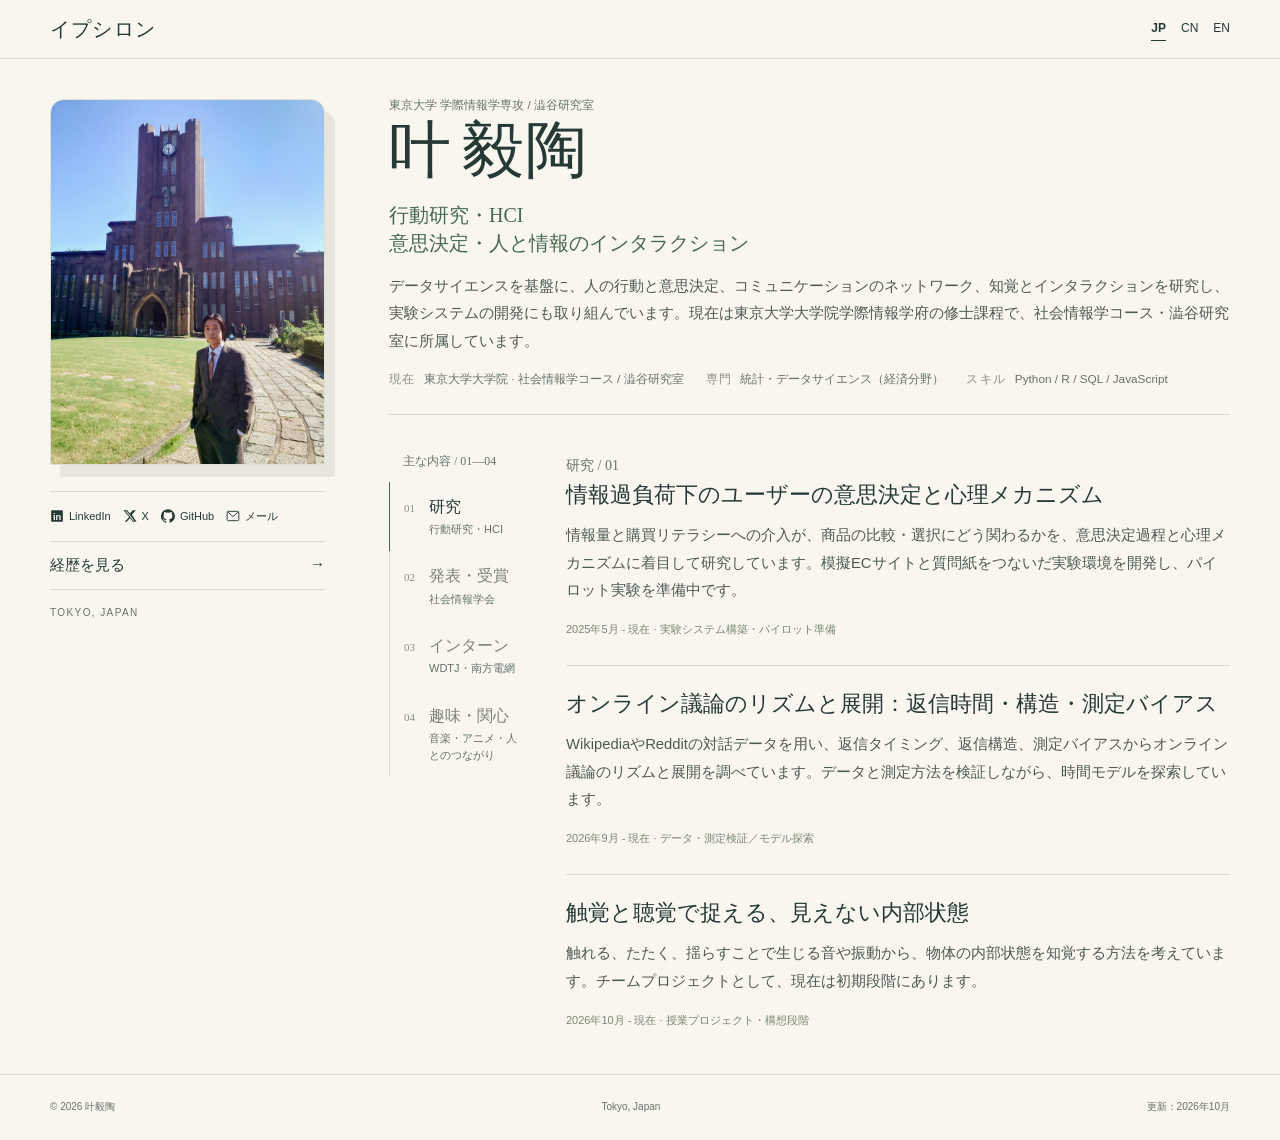
<file: ja/index.html>
<!doctype html>
<html lang="ja"><head><meta charset="utf-8"><meta name="viewport" content="width=device-width,initial-scale=1"><title>叶毅陶 | 東京大学 | 行動研究・HCI</title><meta name="description" content="叶毅陶の個人サイト。東京大学大学院で、データサイエンスを基盤に行動・意思決定、コミュニケーションのネットワーク、知覚とインタラクションを研究しています。"><meta name="theme-color" content="#f8f6ef"><meta property="og:title" content="叶毅陶 | 東京大学 | 行動研究・HCI"><meta property="og:description" content="叶毅陶の個人サイト。東京大学大学院で、データサイエンスを基盤に行動・意思決定、コミュニケーションのネットワーク、知覚とインタラクションを研究しています。"><meta property="og:type" content="website"><link rel="icon" href="../favicon.svg" type="image/svg+xml"><link rel="stylesheet" href="../styles.css"><link rel="alternate" hreflang="ja" href="../ja/"><link rel="alternate" hreflang="zh-CN" href="../zh/"><link rel="alternate" hreflang="en" href="../en/"></head><body><a class="skip" href="#main">本文へ</a><header><div class="wrap topbar"><a class="brand" aria-label="イプシロン" href="./">イプシロン</a><nav class="nav" aria-label="Navigation"><a href="#research">研究</a><a href="#experience">経験</a><a href="#about">私について</a><a href="#contact">連絡</a></nav><nav class="langs" aria-label="Language"><a href="../ja/" lang="ja" data-language="ja" aria-current="page">JP</a><a href="../zh/" lang="zh-CN" data-language="zh">CN</a><a href="../en/" lang="en" data-language="en">EN</a></nav></div></header><main id="main" class="wrap profile-layout">
      <aside class="profile-side"><div class="profile-art profile-photo"><a href="../portrait.jpg"><img src="../portrait.jpg" alt="叶毅陶の写真" width="3024" height="4032" fetchpriority="high"></a></div><div class="social-links" id="contact"><a href="https://www.linkedin.com/in/yitao-ye-24138a41a/" aria-label="LinkedIn" target="_blank" rel="noopener noreferrer"><svg viewBox="0 0 24 24" aria-hidden="true"><rect x="2" y="2" width="20" height="20" rx="2" fill="currentColor"/><text x="5" y="18" fill="var(--paper)" font-family="Arial,sans-serif" font-weight="700" font-size="16">in</text></svg><span>LinkedIn</span></a><a href="https://x.com/Yipsilon2887" aria-label="X" target="_blank" rel="noopener noreferrer"><svg viewBox="0 0 24 24" aria-hidden="true"><path fill="currentColor" d="M18.9 2H22l-6.8 7.8L23.2 22h-6.3l-4.9-6.5L6.3 22H3.2l7.3-8.4L.8 2h6.5l4.4 5.8L16.8 2h2.1ZM17.8 20h1.8L6.3 4H4.4l13.4 16Z"/></svg><span>X</span></a><a href="https://github.com/yipsilon2887" aria-label="GitHub" target="_blank" rel="noopener noreferrer"><svg viewBox="0 0 24 24" aria-hidden="true"><path fill="currentColor" d="M12 .3a12 12 0 0 0-3.8 23.4c.6.1.8-.3.8-.6v-2.3c-3.4.7-4.1-1.4-4.1-1.4-.5-1.4-1.3-1.8-1.3-1.8-1.1-.7.1-.7.1-.7 1.2.1 1.8 1.3 1.8 1.3 1 1.8 2.8 1.3 3.5 1 .1-.8.4-1.3.8-1.6-2.7-.3-5.5-1.4-5.5-6a4.7 4.7 0 0 1 1.2-3.2c-.1-.3-.5-1.6.1-3.2 0 0 1-.3 3.3 1.2a11.4 11.4 0 0 1 6 0c2.3-1.5 3.3-1.2 3.3-1.2.6 1.6.2 2.9.1 3.2a4.7 4.7 0 0 1 1.2 3.2c0 4.6-2.8 5.7-5.5 6 .4.4.8 1.1.8 2.2v3.3c0 .3.2.7.8.6A12 12 0 0 0 12 .3Z"/></svg><span>GitHub</span></a><a href="mailto:yipsilon2887@outlook.com" aria-label="メール"><svg viewBox="0 0 24 24" aria-hidden="true"><g fill="none" stroke="currentColor" stroke-width="1.6" stroke-linejoin="round"><rect x="2" y="4" width="20" height="16" rx="2"/><path d="m3 5 9 8 9-8"/></g></svg><span>メール</span></a></div><a class="side-cv" href="cv/">経歴を見る <span aria-hidden="true">&#8594;</span></a><p class="location">TOKYO, JAPAN</p></aside>
      <div class="profile-main"><section class="intro"><p class="affiliation">東京大学 学際情報学専攻 / 澁谷研究室</p><h1 aria-label="叶毅陶"><span>叶</span><span class="name-given">毅陶</span></h1><h2>行動研究・HCI<br>意思決定・人と情報のインタラクション</h2><p class="bio">データサイエンスを基盤に、人の行動と意思決定、コミュニケーションのネットワーク、知覚とインタラクションを研究し、実験システムの開発にも取り組んでいます。現在は東京大学大学院学際情報学府の修士課程で、社会情報学コース・澁谷研究室に所属しています。</p><div class="identity-strip"><div><span class="label">現在</span><p>東京大学大学院 · 社会情報学コース / 澁谷研究室</p></div><div><span class="label">専門</span><p>統計・データサイエンス（経済分野）</p></div><div><span class="label">スキル</span><p>Python / R / SQL / JavaScript</p></div></div></section>
      <div class="topic-layout"><nav class="topic-nav" aria-label="主な内容 / 01—04"><p>主な内容 / 01—04</p><div role="tablist" aria-label="主な内容 / 01—04"><a role="tab" id="tab-research" aria-controls="research" aria-selected="true" href="#research"><span class="tab-no">01</span><span><strong>研究</strong><small>行動研究・HCI</small></span></a><a role="tab" id="tab-recognition" aria-controls="recognition" aria-selected="false" href="#recognition"><span class="tab-no">02</span><span><strong>発表・受賞</strong><small>社会情報学会</small></span></a><a role="tab" id="tab-experience" aria-controls="experience" aria-selected="false" href="#experience"><span class="tab-no">03</span><span><strong>インターン</strong><small>WDTJ・南方電網</small></span></a><a role="tab" id="tab-about" aria-controls="about" aria-selected="false" href="#about"><span class="tab-no">04</span><span><strong>趣味・関心</strong><small>音楽・アニメ・人とのつながり</small></span></a></div></nav><div class="panels">
      <section class="topic-panel" id="research" role="tabpanel" aria-labelledby="tab-research"><span class="eyebrow">研究 / 01</span><article class="project" id="web-track"><h3>情報過負荷下のユーザーの意思決定と心理メカニズム</h3><p>情報量と購買リテラシーへの介入が、商品の比較・選択にどう関わるかを、意思決定過程と心理メカニズムに着目して研究しています。模擬ECサイトと質問紙をつないだ実験環境を開発し、パイロット実験を準備中です。</p><span class="status">2025年5月 - 現在 · 実験システム構築・パイロット準備</span></article><article class="project" id="sociophysics"><h3>オンライン議論のリズムと展開：返信時間・構造・測定バイアス</h3><p>WikipediaやRedditの対話データを用い、返信タイミング、返信構造、測定バイアスからオンライン議論のリズムと展開を調べています。データと測定方法を検証しながら、時間モデルを探索しています。</p><span class="status">2026年9月 - 現在 · データ・測定検証／モデル探索</span></article><article class="project" id="human-augmentation"><h3>触覚と聴覚で捉える、見えない内部状態</h3><p>触れる、たたく、揺らすことで生じる音や振動から、物体の内部状態を知覚する方法を考えています。チームプロジェクトとして、現在は初期段階にあります。</p><span class="status">2026年10月 - 現在 · 授業プロジェクト・構想段階</span></article></section>
      <section class="topic-panel" id="recognition" role="tabpanel" aria-labelledby="tab-recognition"><span class="eyebrow">発表・受賞 / 02</span><h2>2026年9月13日 · 社会情報学会 研究発表優秀賞</h2><p>「オンライン購買環境における情報過負荷と購買識別力：注意配分過程に着目した先行研究レビュー」— 口頭発表</p></section>
      <section class="topic-panel" id="experience" role="tabpanel" aria-labelledby="tab-experience"><span class="eyebrow">インターンシップ / 03</span><h2>インターンシップ</h2><article class="internship"><span class="date">2026.08</span><div><h3>Western Digital Technologies Japan</h3><p>5日間インターンシップ · ソフトウェアコース</p></div></article><article class="internship"><span class="date">2024.10 — 2025.01</span><div><h3>中国南方電網</h3><p>データ分析インターン</p></div></article></section>
      <section class="topic-panel" id="about" role="tabpanel" aria-labelledby="tab-about"><span class="eyebrow">趣味・関心 / 04</span><h2>音楽・サブカルチャー・日々の探索</h2><ul><li>好きな音楽：昭和歌謡、J-POP、City Pop、アニソン</li><li>アーティスト：宇多田ヒカル、水樹奈々、LiSA、田村ゆかり、中島由貴、水瀬いのり、藍井エイル、May&#x27;n、East Of Eden、BanG Dream!</li><li>その他の関心：ガジェット、アニメ、ゲーム、ロボット、声優、情報強者、ニュース、人間・社会観察</li><li>日々の楽しみ：聖地巡礼、スタンプラリー、アニメ関連イベント</li><li>特技：水泳（泳力検定1級相当）、書道</li><li>サークル：東京大学朗読劇研究会 ／ 暨南大学日本語サークル 元副会長</li><li>語学：中国語・広東語（母語）／ 日本語 JLPT N1 ／ 英語 CEFR B2</li></ul></section>
      </div></div></div>
    </main><footer><div class="wrap footer-inner"><span>&copy; 2026 叶毅陶</span><span>Tokyo, Japan</span><span>更新：2026年10月</span></div></footer><script type="application/json" id="language-pages">{"ja/":"\u003c!doctype html>\n\u003chtml lang=\"ja\">\u003chead>\u003cmeta charset=\"utf-8\">\u003cmeta name=\"viewport\" content=\"width=device-width,initial-scale=1\">\u003ctitle>叶毅陶 | 東京大学 | 行動研究・HCI\u003c/title>\u003cmeta name=\"description\" content=\"叶毅陶の個人サイト。東京大学大学院で、データサイエンスを基盤に行動・意思決定、コミュニケーションのネットワーク、知覚とインタラクションを研究しています。\">\u003cmeta name=\"theme-color\" content=\"#f8f6ef\">\u003cmeta property=\"og:title\" content=\"叶毅陶 | 東京大学 | 行動研究・HCI\">\u003cmeta property=\"og:description\" content=\"叶毅陶の個人サイト。東京大学大学院で、データサイエンスを基盤に行動・意思決定、コミュニケーションのネットワーク、知覚とインタラクションを研究しています。\">\u003cmeta property=\"og:type\" content=\"website\">\u003clink rel=\"icon\" href=\"../favicon.svg\" type=\"image/svg+xml\">\u003clink rel=\"stylesheet\" href=\"../styles.css\">\u003clink rel=\"alternate\" hreflang=\"ja\" href=\"../ja/\">\u003clink rel=\"alternate\" hreflang=\"zh-CN\" href=\"../zh/\">\u003clink rel=\"alternate\" hreflang=\"en\" href=\"../en/\">\u003c/head>\u003cbody>\u003ca class=\"skip\" href=\"#main\">本文へ\u003c/a>\u003cheader>\u003cdiv class=\"wrap topbar\">\u003ca class=\"brand\" aria-label=\"イプシロン\" href=\"./\">イプシロン\u003c/a>\u003cnav class=\"nav\" aria-label=\"Navigation\">\u003ca href=\"#research\">研究\u003c/a>\u003ca href=\"#experience\">経験\u003c/a>\u003ca href=\"#about\">私について\u003c/a>\u003ca href=\"#contact\">連絡\u003c/a>\u003c/nav>\u003cnav class=\"langs\" aria-label=\"Language\">\u003ca href=\"../ja/\" lang=\"ja\" data-language=\"ja\" aria-current=\"page\">JP\u003c/a>\u003ca href=\"../zh/\" lang=\"zh-CN\" data-language=\"zh\">CN\u003c/a>\u003ca href=\"../en/\" lang=\"en\" data-language=\"en\">EN\u003c/a>\u003c/nav>\u003c/div>\u003c/header>\u003cmain id=\"main\" class=\"wrap profile-layout\">\n      \u003caside class=\"profile-side\">\u003cdiv class=\"profile-art profile-photo\">\u003ca href=\"../portrait.jpg\">\u003cimg src=\"../portrait.jpg\" alt=\"叶毅陶の写真\" width=\"3024\" height=\"4032\" fetchpriority=\"high\">\u003c/a>\u003c/div>\u003cdiv class=\"social-links\" id=\"contact\">\u003ca href=\"https://www.linkedin.com/in/yitao-ye-24138a41a/\" aria-label=\"LinkedIn\" target=\"_blank\" rel=\"noopener noreferrer\">\u003csvg viewBox=\"0 0 24 24\" aria-hidden=\"true\">\u003crect x=\"2\" y=\"2\" width=\"20\" height=\"20\" rx=\"2\" fill=\"currentColor\"/>\u003ctext x=\"5\" y=\"18\" fill=\"var(--paper)\" font-family=\"Arial,sans-serif\" font-weight=\"700\" font-size=\"16\">in\u003c/text>\u003c/svg>\u003cspan>LinkedIn\u003c/span>\u003c/a>\u003ca href=\"https://x.com/Yipsilon2887\" aria-label=\"X\" target=\"_blank\" rel=\"noopener noreferrer\">\u003csvg viewBox=\"0 0 24 24\" aria-hidden=\"true\">\u003cpath fill=\"currentColor\" d=\"M18.9 2H22l-6.8 7.8L23.2 22h-6.3l-4.9-6.5L6.3 22H3.2l7.3-8.4L.8 2h6.5l4.4 5.8L16.8 2h2.1ZM17.8 20h1.8L6.3 4H4.4l13.4 16Z\"/>\u003c/svg>\u003cspan>X\u003c/span>\u003c/a>\u003ca href=\"https://github.com/yipsilon2887\" aria-label=\"GitHub\" target=\"_blank\" rel=\"noopener noreferrer\">\u003csvg viewBox=\"0 0 24 24\" aria-hidden=\"true\">\u003cpath fill=\"currentColor\" d=\"M12 .3a12 12 0 0 0-3.8 23.4c.6.1.8-.3.8-.6v-2.3c-3.4.7-4.1-1.4-4.1-1.4-.5-1.4-1.3-1.8-1.3-1.8-1.1-.7.1-.7.1-.7 1.2.1 1.8 1.3 1.8 1.3 1 1.8 2.8 1.3 3.5 1 .1-.8.4-1.3.8-1.6-2.7-.3-5.5-1.4-5.5-6a4.7 4.7 0 0 1 1.2-3.2c-.1-.3-.5-1.6.1-3.2 0 0 1-.3 3.3 1.2a11.4 11.4 0 0 1 6 0c2.3-1.5 3.3-1.2 3.3-1.2.6 1.6.2 2.9.1 3.2a4.7 4.7 0 0 1 1.2 3.2c0 4.6-2.8 5.7-5.5 6 .4.4.8 1.1.8 2.2v3.3c0 .3.2.7.8.6A12 12 0 0 0 12 .3Z\"/>\u003c/svg>\u003cspan>GitHub\u003c/span>\u003c/a>\u003ca href=\"mailto:yipsilon2887@outlook.com\" aria-label=\"メール\">\u003csvg viewBox=\"0 0 24 24\" aria-hidden=\"true\">\u003cg fill=\"none\" stroke=\"currentColor\" stroke-width=\"1.6\" stroke-linejoin=\"round\">\u003crect x=\"2\" y=\"4\" width=\"20\" height=\"16\" rx=\"2\"/>\u003cpath d=\"m3 5 9 8 9-8\"/>\u003c/g>\u003c/svg>\u003cspan>メール\u003c/span>\u003c/a>\u003c/div>\u003ca class=\"side-cv\" href=\"cv/\">経歴を見る \u003cspan aria-hidden=\"true\">&#8594;\u003c/span>\u003c/a>\u003cp class=\"location\">TOKYO, JAPAN\u003c/p>\u003c/aside>\n      \u003cdiv class=\"profile-main\">\u003csection class=\"intro\">\u003cp class=\"affiliation\">東京大学 学際情報学専攻 / 澁谷研究室\u003c/p>\u003ch1 aria-label=\"叶毅陶\">\u003cspan>叶\u003c/span>\u003cspan class=\"name-given\">毅陶\u003c/span>\u003c/h1>\u003ch2>行動研究・HCI\u003cbr>意思決定・人と情報のインタラクション\u003c/h2>\u003cp class=\"bio\">データサイエンスを基盤に、人の行動と意思決定、コミュニケーションのネットワーク、知覚とインタラクションを研究し、実験システムの開発にも取り組んでいます。現在は東京大学大学院学際情報学府の修士課程で、社会情報学コース・澁谷研究室に所属しています。\u003c/p>\u003cdiv class=\"identity-strip\">\u003cdiv>\u003cspan class=\"label\">現在\u003c/span>\u003cp>東京大学大学院 · 社会情報学コース / 澁谷研究室\u003c/p>\u003c/div>\u003cdiv>\u003cspan class=\"label\">専門\u003c/span>\u003cp>統計・データサイエンス（経済分野）\u003c/p>\u003c/div>\u003cdiv>\u003cspan class=\"label\">スキル\u003c/span>\u003cp>Python / R / SQL / JavaScript\u003c/p>\u003c/div>\u003c/div>\u003c/section>\n      \u003cdiv class=\"topic-layout\">\u003cnav class=\"topic-nav\" aria-label=\"主な内容 / 01—04\">\u003cp>主な内容 / 01—04\u003c/p>\u003cdiv role=\"tablist\" aria-label=\"主な内容 / 01—04\">\u003ca role=\"tab\" id=\"tab-research\" aria-controls=\"research\" aria-selected=\"true\" href=\"#research\">\u003cspan class=\"tab-no\">01\u003c/span>\u003cspan>\u003cstrong>研究\u003c/strong>\u003csmall>行動研究・HCI\u003c/small>\u003c/span>\u003c/a>\u003ca role=\"tab\" id=\"tab-recognition\" aria-controls=\"recognition\" aria-selected=\"false\" href=\"#recognition\">\u003cspan class=\"tab-no\">02\u003c/span>\u003cspan>\u003cstrong>発表・受賞\u003c/strong>\u003csmall>社会情報学会\u003c/small>\u003c/span>\u003c/a>\u003ca role=\"tab\" id=\"tab-experience\" aria-controls=\"experience\" aria-selected=\"false\" href=\"#experience\">\u003cspan class=\"tab-no\">03\u003c/span>\u003cspan>\u003cstrong>インターン\u003c/strong>\u003csmall>WDTJ・南方電網\u003c/small>\u003c/span>\u003c/a>\u003ca role=\"tab\" id=\"tab-about\" aria-controls=\"about\" aria-selected=\"false\" href=\"#about\">\u003cspan class=\"tab-no\">04\u003c/span>\u003cspan>\u003cstrong>趣味・関心\u003c/strong>\u003csmall>音楽・アニメ・人とのつながり\u003c/small>\u003c/span>\u003c/a>\u003c/div>\u003c/nav>\u003cdiv class=\"panels\">\n      \u003csection class=\"topic-panel\" id=\"research\" role=\"tabpanel\" aria-labelledby=\"tab-research\">\u003cspan class=\"eyebrow\">研究 / 01\u003c/span>\u003carticle class=\"project\" id=\"web-track\">\u003ch3>情報過負荷下のユーザーの意思決定と心理メカニズム\u003c/h3>\u003cp>情報量と購買リテラシーへの介入が、商品の比較・選択にどう関わるかを、意思決定過程と心理メカニズムに着目して研究しています。模擬ECサイトと質問紙をつないだ実験環境を開発し、パイロット実験を準備中です。\u003c/p>\u003cspan class=\"status\">2025年5月 - 現在 · 実験システム構築・パイロット準備\u003c/span>\u003c/article>\u003carticle class=\"project\" id=\"sociophysics\">\u003ch3>オンライン議論のリズムと展開：返信時間・構造・測定バイアス\u003c/h3>\u003cp>WikipediaやRedditの対話データを用い、返信タイミング、返信構造、測定バイアスからオンライン議論のリズムと展開を調べています。データと測定方法を検証しながら、時間モデルを探索しています。\u003c/p>\u003cspan class=\"status\">2026年9月 - 現在 · データ・測定検証／モデル探索\u003c/span>\u003c/article>\u003carticle class=\"project\" id=\"human-augmentation\">\u003ch3>触覚と聴覚で捉える、見えない内部状態\u003c/h3>\u003cp>触れる、たたく、揺らすことで生じる音や振動から、物体の内部状態を知覚する方法を考えています。チームプロジェクトとして、現在は初期段階にあります。\u003c/p>\u003cspan class=\"status\">2026年10月 - 現在 · 授業プロジェクト・構想段階\u003c/span>\u003c/article>\u003c/section>\n      \u003csection class=\"topic-panel\" id=\"recognition\" role=\"tabpanel\" aria-labelledby=\"tab-recognition\">\u003cspan class=\"eyebrow\">発表・受賞 / 02\u003c/span>\u003ch2>2026年9月13日 · 社会情報学会 研究発表優秀賞\u003c/h2>\u003cp>「オンライン購買環境における情報過負荷と購買識別力：注意配分過程に着目した先行研究レビュー」— 口頭発表\u003c/p>\u003c/section>\n      \u003csection class=\"topic-panel\" id=\"experience\" role=\"tabpanel\" aria-labelledby=\"tab-experience\">\u003cspan class=\"eyebrow\">インターンシップ / 03\u003c/span>\u003ch2>インターンシップ\u003c/h2>\u003carticle class=\"internship\">\u003cspan class=\"date\">2026.08\u003c/span>\u003cdiv>\u003ch3>Western Digital Technologies Japan\u003c/h3>\u003cp>5日間インターンシップ · ソフトウェアコース\u003c/p>\u003c/div>\u003c/article>\u003carticle class=\"internship\">\u003cspan class=\"date\">2024.10 — 2025.01\u003c/span>\u003cdiv>\u003ch3>中国南方電網\u003c/h3>\u003cp>データ分析インターン\u003c/p>\u003c/div>\u003c/article>\u003c/section>\n      \u003csection class=\"topic-panel\" id=\"about\" role=\"tabpanel\" aria-labelledby=\"tab-about\">\u003cspan class=\"eyebrow\">趣味・関心 / 04\u003c/span>\u003ch2>音楽・サブカルチャー・日々の探索\u003c/h2>\u003cul>\u003cli>好きな音楽：昭和歌謡、J-POP、City Pop、アニソン\u003c/li>\u003cli>アーティスト：宇多田ヒカル、水樹奈々、LiSA、田村ゆかり、中島由貴、水瀬いのり、藍井エイル、May&#x27;n、East Of Eden、BanG Dream!\u003c/li>\u003cli>その他の関心：ガジェット、アニメ、ゲーム、ロボット、声優、情報強者、ニュース、人間・社会観察\u003c/li>\u003cli>日々の楽しみ：聖地巡礼、スタンプラリー、アニメ関連イベント\u003c/li>\u003cli>特技：水泳（泳力検定1級相当）、書道\u003c/li>\u003cli>サークル：東京大学朗読劇研究会 ／ 暨南大学日本語サークル 元副会長\u003c/li>\u003cli>語学：中国語・広東語（母語）／ 日本語 JLPT N1 ／ 英語 CEFR B2\u003c/li>\u003c/ul>\u003c/section>\n      \u003c/div>\u003c/div>\u003c/div>\n    \u003c/main>\u003cfooter>\u003cdiv class=\"wrap footer-inner\">\u003cspan>&copy; 2026 叶毅陶\u003c/span>\u003cspan>Tokyo, Japan\u003c/span>\u003cspan>更新：2026年10月\u003c/span>\u003c/div>\u003c/footer>\u003cscript src=\"../site.js\" defer>\u003c/script>\u003c/body>\u003c/html>","zh/":"\u003c!doctype html>\n\u003chtml lang=\"zh-CN\">\u003chead>\u003cmeta charset=\"utf-8\">\u003cmeta name=\"viewport\" content=\"width=device-width,initial-scale=1\">\u003ctitle>叶毅陶 | 东京大学 | 行为研究与HCI\u003c/title>\u003cmeta name=\"description\" content=\"叶毅陶的个人主页：东京大学研究生，以数据科学为基础，关注行为决策、交流网络与感知交互，兼具实验系统和软件开发经历。\">\u003cmeta name=\"theme-color\" content=\"#f8f6ef\">\u003cmeta property=\"og:title\" content=\"叶毅陶 | 东京大学 | 行为研究与HCI\">\u003cmeta property=\"og:description\" content=\"叶毅陶的个人主页：东京大学研究生，以数据科学为基础，关注行为决策、交流网络与感知交互，兼具实验系统和软件开发经历。\">\u003cmeta property=\"og:type\" content=\"website\">\u003clink rel=\"icon\" href=\"../favicon.svg\" type=\"image/svg+xml\">\u003clink rel=\"stylesheet\" href=\"../styles.css\">\u003clink rel=\"alternate\" hreflang=\"ja\" href=\"../ja/\">\u003clink rel=\"alternate\" hreflang=\"zh-CN\" href=\"../zh/\">\u003clink rel=\"alternate\" hreflang=\"en\" href=\"../en/\">\u003c/head>\u003cbody>\u003ca class=\"skip\" href=\"#main\">跳至正文\u003c/a>\u003cheader>\u003cdiv class=\"wrap topbar\">\u003ca class=\"brand\" aria-label=\"Yipsilon\" href=\"./\">Yipsilon\u003c/a>\u003cnav class=\"nav\" aria-label=\"Navigation\">\u003ca href=\"#research\">研究\u003c/a>\u003ca href=\"#experience\">经历\u003c/a>\u003ca href=\"#about\">关于我\u003c/a>\u003ca href=\"#contact\">联系\u003c/a>\u003c/nav>\u003cnav class=\"langs\" aria-label=\"Language\">\u003ca href=\"../ja/\" lang=\"ja\" data-language=\"ja\">JP\u003c/a>\u003ca href=\"../zh/\" lang=\"zh-CN\" data-language=\"zh\" aria-current=\"page\">CN\u003c/a>\u003ca href=\"../en/\" lang=\"en\" data-language=\"en\">EN\u003c/a>\u003c/nav>\u003c/div>\u003c/header>\u003cmain id=\"main\" class=\"wrap profile-layout\">\n      \u003caside class=\"profile-side\">\u003cdiv class=\"profile-art profile-photo\">\u003ca href=\"../portrait.jpg\">\u003cimg src=\"../portrait.jpg\" alt=\"叶毅陶的照片\" width=\"3024\" height=\"4032\" fetchpriority=\"high\">\u003c/a>\u003c/div>\u003cdiv class=\"social-links\" id=\"contact\">\u003ca href=\"https://www.linkedin.com/in/yitao-ye-24138a41a/\" aria-label=\"LinkedIn\" target=\"_blank\" rel=\"noopener noreferrer\">\u003csvg viewBox=\"0 0 24 24\" aria-hidden=\"true\">\u003crect x=\"2\" y=\"2\" width=\"20\" height=\"20\" rx=\"2\" fill=\"currentColor\"/>\u003ctext x=\"5\" y=\"18\" fill=\"var(--paper)\" font-family=\"Arial,sans-serif\" font-weight=\"700\" font-size=\"16\">in\u003c/text>\u003c/svg>\u003cspan>LinkedIn\u003c/span>\u003c/a>\u003ca href=\"https://x.com/Yipsilon2887\" aria-label=\"X\" target=\"_blank\" rel=\"noopener noreferrer\">\u003csvg viewBox=\"0 0 24 24\" aria-hidden=\"true\">\u003cpath fill=\"currentColor\" d=\"M18.9 2H22l-6.8 7.8L23.2 22h-6.3l-4.9-6.5L6.3 22H3.2l7.3-8.4L.8 2h6.5l4.4 5.8L16.8 2h2.1ZM17.8 20h1.8L6.3 4H4.4l13.4 16Z\"/>\u003c/svg>\u003cspan>X\u003c/span>\u003c/a>\u003ca href=\"https://github.com/yipsilon2887\" aria-label=\"GitHub\" target=\"_blank\" rel=\"noopener noreferrer\">\u003csvg viewBox=\"0 0 24 24\" aria-hidden=\"true\">\u003cpath fill=\"currentColor\" d=\"M12 .3a12 12 0 0 0-3.8 23.4c.6.1.8-.3.8-.6v-2.3c-3.4.7-4.1-1.4-4.1-1.4-.5-1.4-1.3-1.8-1.3-1.8-1.1-.7.1-.7.1-.7 1.2.1 1.8 1.3 1.8 1.3 1 1.8 2.8 1.3 3.5 1 .1-.8.4-1.3.8-1.6-2.7-.3-5.5-1.4-5.5-6a4.7 4.7 0 0 1 1.2-3.2c-.1-.3-.5-1.6.1-3.2 0 0 1-.3 3.3 1.2a11.4 11.4 0 0 1 6 0c2.3-1.5 3.3-1.2 3.3-1.2.6 1.6.2 2.9.1 3.2a4.7 4.7 0 0 1 1.2 3.2c0 4.6-2.8 5.7-5.5 6 .4.4.8 1.1.8 2.2v3.3c0 .3.2.7.8.6A12 12 0 0 0 12 .3Z\"/>\u003c/svg>\u003cspan>GitHub\u003c/span>\u003c/a>\u003ca href=\"mailto:yipsilon2887@outlook.com\" aria-label=\"邮箱\">\u003csvg viewBox=\"0 0 24 24\" aria-hidden=\"true\">\u003cg fill=\"none\" stroke=\"currentColor\" stroke-width=\"1.6\" stroke-linejoin=\"round\">\u003crect x=\"2\" y=\"4\" width=\"20\" height=\"16\" rx=\"2\"/>\u003cpath d=\"m3 5 9 8 9-8\"/>\u003c/g>\u003c/svg>\u003cspan>邮箱\u003c/span>\u003c/a>\u003c/div>\u003ca class=\"side-cv\" href=\"cv/\">查看履历 \u003cspan aria-hidden=\"true\">&#8594;\u003c/span>\u003c/a>\u003cp class=\"location\">TOKYO, JAPAN\u003c/p>\u003c/aside>\n      \u003cdiv class=\"profile-main\">\u003csection class=\"intro\">\u003cp class=\"affiliation\">东京大学 学际情报学专攻 / 澁谷研究室\u003c/p>\u003ch1 aria-label=\"叶毅陶\">\u003cspan>叶\u003c/span>\u003cspan class=\"name-given\">毅陶\u003c/span>\u003c/h1>\u003ch2>行为研究・HCI\u003cbr>行为决策&amp;人与信息的交互\u003c/h2>\u003cp class=\"bio\">以数据科学为基础，关注人的行为与决策、交流网络及感知交互，并开发用于研究的实验系统。目前在东京大学大学院学际情报学府攻读硕士，所属社会情报学课程澁谷研究室。\u003c/p>\u003cdiv class=\"identity-strip\">\u003cdiv>\u003cspan class=\"label\">目前\u003c/span>\u003cp>东京大学大学院 · 社会情报学课程 / 澁谷研究室\u003c/p>\u003c/div>\u003cdiv>\u003cspan class=\"label\">背景\u003c/span>\u003cp>统计与数据科学（经济领域）\u003c/p>\u003c/div>\u003cdiv>\u003cspan class=\"label\">技能\u003c/span>\u003cp>Python / R / SQL / JavaScript\u003c/p>\u003c/div>\u003c/div>\u003c/section>\n      \u003cdiv class=\"topic-layout\">\u003cnav class=\"topic-nav\" aria-label=\"主要内容 / 01—04\">\u003cp>主要内容 / 01—04\u003c/p>\u003cdiv role=\"tablist\" aria-label=\"主要内容 / 01—04\">\u003ca role=\"tab\" id=\"tab-research\" aria-controls=\"research\" aria-selected=\"true\" href=\"#research\">\u003cspan class=\"tab-no\">01\u003c/span>\u003cspan>\u003cstrong>研究\u003c/strong>\u003csmall>行为研究・HCI\u003c/small>\u003c/span>\u003c/a>\u003ca role=\"tab\" id=\"tab-recognition\" aria-controls=\"recognition\" aria-selected=\"false\" href=\"#recognition\">\u003cspan class=\"tab-no\">02\u003c/span>\u003cspan>\u003cstrong>发表与荣誉\u003c/strong>\u003csmall>社会情報学会\u003c/small>\u003c/span>\u003c/a>\u003ca role=\"tab\" id=\"tab-experience\" aria-controls=\"experience\" aria-selected=\"false\" href=\"#experience\">\u003cspan class=\"tab-no\">03\u003c/span>\u003cspan>\u003cstrong>实习经历\u003c/strong>\u003csmall>西部数据・南方电网\u003c/small>\u003c/span>\u003c/a>\u003ca role=\"tab\" id=\"tab-about\" aria-controls=\"about\" aria-selected=\"false\" href=\"#about\">\u003cspan class=\"tab-no\">04\u003c/span>\u003cspan>\u003cstrong>兴趣爱好\u003c/strong>\u003csmall>音乐・动画・人与人的联系\u003c/small>\u003c/span>\u003c/a>\u003c/div>\u003c/nav>\u003cdiv class=\"panels\">\n      \u003csection class=\"topic-panel\" id=\"research\" role=\"tabpanel\" aria-labelledby=\"tab-research\">\u003cspan class=\"eyebrow\">研究 / 01\u003c/span>\u003carticle class=\"project\" id=\"web-track\">\u003ch3>信息过载下的用户决策：行为过程与心理机制\u003c/h3>\u003cp>研究信息量与购买素养干预如何影响商品比较和选择，关注决策过程及其心理机制。正在开发连接模拟电商与问卷的实验平台，并准备真人预实验。\u003c/p>\u003cspan class=\"status\">2025年5月 - 至今 · 实验平台开发 · 预实验准备\u003c/span>\u003c/article>\u003carticle class=\"project\" id=\"sociophysics\">\u003ch3>网络讨论的互动节奏与演化：回复时间、回复结构及其测量偏差\u003c/h3>\u003cp>利用 Wikipedia 与 Reddit 对话数据，从回复时间、回复结构与测量偏差切入，研究网络讨论的互动节奏与演化。当前核查数据与测量方法，并探索时间模型。\u003c/p>\u003cspan class=\"status\">2026年9月 - 至今 · 数据与测量核查 · 模型探索\u003c/span>\u003c/article>\u003carticle class=\"project\" id=\"human-augmentation\">\u003ch3>以触觉与听觉感知不可见的内部状态\u003c/h3>\u003cp>探索通过触摸、轻敲和摇晃产生的声音与振动感知物体内部状态。作为团队项目，目前处于初期阶段。\u003c/p>\u003cspan class=\"status\">2026年10月 - 至今 · 课程团队项目 · 构想阶段\u003c/span>\u003c/article>\u003c/section>\n      \u003csection class=\"topic-panel\" id=\"recognition\" role=\"tabpanel\" aria-labelledby=\"tab-recognition\">\u003cspan class=\"eyebrow\">发表与荣誉 / 02\u003c/span>\u003ch2>2026年9月13日 · 社会情報学会「研究発表優秀賞」\u003c/h2>\u003cp>「オンライン購買環境における情報過負荷と購買識別力：注意配分過程に着目した先行研究レビュー」— 口头发表。\u003c/p>\u003c/section>\n      \u003csection class=\"topic-panel\" id=\"experience\" role=\"tabpanel\" aria-labelledby=\"tab-experience\">\u003cspan class=\"eyebrow\">实习经历 / 03\u003c/span>\u003ch2>实习经历\u003c/h2>\u003carticle class=\"internship\">\u003cspan class=\"date\">2026.08\u003c/span>\u003cdiv>\u003ch3>Western Digital Technologies Japan\u003c/h3>\u003cp>5日实习 · 软件方向\u003c/p>\u003c/div>\u003c/article>\u003carticle class=\"internship\">\u003cspan class=\"date\">2024.10 — 2025.01\u003c/span>\u003cdiv>\u003ch3>中国南方电网\u003c/h3>\u003cp>数据分析实习\u003c/p>\u003c/div>\u003c/article>\u003c/section>\n      \u003csection class=\"topic-panel\" id=\"about\" role=\"tabpanel\" aria-labelledby=\"tab-about\">\u003cspan class=\"eyebrow\">兴趣与日常 / 04\u003c/span>\u003ch2>音乐、二次元与日常探索\u003c/h2>\u003cul>\u003cli>音乐流派：昭和歌谣、J-pop、City pop、动画歌曲\u003c/li>\u003cli>音乐人：宇多田ヒカル、水樹奈々、LiSA、田村ゆかり、中島由貴、水瀬いのり、藍井エイル、May&#x27;n、East Of Eden、BanG Dream!\u003c/li>\u003cli>其他兴趣：数码设备、动画、游戏、机器人、声优，新闻，情报强者、观察人与社会\u003c/li>\u003cli>日常活动：圣地巡礼、集章活动、动画相关活动\u003c/li>\u003cli>特长：游泳（中国国家三级运动员水平）、书法\u003c/li>\u003cli>社团：东京大学朗读剧研究会 ／ 暨南大学日语社前副会长\u003c/li>\u003cli>语言：普通话、粤语（母语）／ 日语 JLPT N1 ／ 英语 CEFR B2\u003c/li>\u003c/ul>\u003c/section>\n      \u003c/div>\u003c/div>\u003c/div>\n    \u003c/main>\u003cfooter>\u003cdiv class=\"wrap footer-inner\">\u003cspan>&copy; 2026 叶毅陶\u003c/span>\u003cspan>Tokyo, Japan\u003c/span>\u003cspan>更新于2026年10月\u003c/span>\u003c/div>\u003c/footer>\u003cscript src=\"../site.js\" defer>\u003c/script>\u003c/body>\u003c/html>","en/":"\u003c!doctype html>\n\u003chtml lang=\"en\">\u003chead>\u003cmeta charset=\"utf-8\">\u003cmeta name=\"viewport\" content=\"width=device-width,initial-scale=1\">\u003ctitle>Yitao Ye | The University of Tokyo | Behavioral Research &amp; HCI\u003c/title>\u003cmeta name=\"description\" content=\"Yitao Ye is a graduate student at the University of Tokyo, studying behavior and decisions, communication networks, and perceptual interaction through data science and experimental systems.\">\u003cmeta name=\"theme-color\" content=\"#f8f6ef\">\u003cmeta property=\"og:title\" content=\"Yitao Ye | The University of Tokyo | Behavioral Research &amp; HCI\">\u003cmeta property=\"og:description\" content=\"Yitao Ye is a graduate student at the University of Tokyo, studying behavior and decisions, communication networks, and perceptual interaction through data science and experimental systems.\">\u003cmeta property=\"og:type\" content=\"website\">\u003clink rel=\"icon\" href=\"../favicon.svg\" type=\"image/svg+xml\">\u003clink rel=\"stylesheet\" href=\"../styles.css\">\u003clink rel=\"alternate\" hreflang=\"ja\" href=\"../ja/\">\u003clink rel=\"alternate\" hreflang=\"zh-CN\" href=\"../zh/\">\u003clink rel=\"alternate\" hreflang=\"en\" href=\"../en/\">\u003c/head>\u003cbody>\u003ca class=\"skip\" href=\"#main\">Skip to content\u003c/a>\u003cheader>\u003cdiv class=\"wrap topbar\">\u003ca class=\"brand\" aria-label=\"Yipsilon\" href=\"./\">Yipsilon\u003c/a>\u003cnav class=\"nav\" aria-label=\"Navigation\">\u003ca href=\"#research\">Research\u003c/a>\u003ca href=\"#experience\">Experience\u003c/a>\u003ca href=\"#about\">About\u003c/a>\u003ca href=\"#contact\">Contact\u003c/a>\u003c/nav>\u003cnav class=\"langs\" aria-label=\"Language\">\u003ca href=\"../ja/\" lang=\"ja\" data-language=\"ja\">JP\u003c/a>\u003ca href=\"../zh/\" lang=\"zh-CN\" data-language=\"zh\">CN\u003c/a>\u003ca href=\"../en/\" lang=\"en\" data-language=\"en\" aria-current=\"page\">EN\u003c/a>\u003c/nav>\u003c/div>\u003c/header>\u003cmain id=\"main\" class=\"wrap profile-layout\">\n      \u003caside class=\"profile-side\">\u003cdiv class=\"profile-art profile-photo\">\u003ca href=\"../portrait.jpg\">\u003cimg src=\"../portrait.jpg\" alt=\"Portrait of Yitao Ye\" width=\"3024\" height=\"4032\" fetchpriority=\"high\">\u003c/a>\u003c/div>\u003cdiv class=\"social-links\" id=\"contact\">\u003ca href=\"https://www.linkedin.com/in/yitao-ye-24138a41a/\" aria-label=\"LinkedIn\" target=\"_blank\" rel=\"noopener noreferrer\">\u003csvg viewBox=\"0 0 24 24\" aria-hidden=\"true\">\u003crect x=\"2\" y=\"2\" width=\"20\" height=\"20\" rx=\"2\" fill=\"currentColor\"/>\u003ctext x=\"5\" y=\"18\" fill=\"var(--paper)\" font-family=\"Arial,sans-serif\" font-weight=\"700\" font-size=\"16\">in\u003c/text>\u003c/svg>\u003cspan>LinkedIn\u003c/span>\u003c/a>\u003ca href=\"https://x.com/Yipsilon2887\" aria-label=\"X\" target=\"_blank\" rel=\"noopener noreferrer\">\u003csvg viewBox=\"0 0 24 24\" aria-hidden=\"true\">\u003cpath fill=\"currentColor\" d=\"M18.9 2H22l-6.8 7.8L23.2 22h-6.3l-4.9-6.5L6.3 22H3.2l7.3-8.4L.8 2h6.5l4.4 5.8L16.8 2h2.1ZM17.8 20h1.8L6.3 4H4.4l13.4 16Z\"/>\u003c/svg>\u003cspan>X\u003c/span>\u003c/a>\u003ca href=\"https://github.com/yipsilon2887\" aria-label=\"GitHub\" target=\"_blank\" rel=\"noopener noreferrer\">\u003csvg viewBox=\"0 0 24 24\" aria-hidden=\"true\">\u003cpath fill=\"currentColor\" d=\"M12 .3a12 12 0 0 0-3.8 23.4c.6.1.8-.3.8-.6v-2.3c-3.4.7-4.1-1.4-4.1-1.4-.5-1.4-1.3-1.8-1.3-1.8-1.1-.7.1-.7.1-.7 1.2.1 1.8 1.3 1.8 1.3 1 1.8 2.8 1.3 3.5 1 .1-.8.4-1.3.8-1.6-2.7-.3-5.5-1.4-5.5-6a4.7 4.7 0 0 1 1.2-3.2c-.1-.3-.5-1.6.1-3.2 0 0 1-.3 3.3 1.2a11.4 11.4 0 0 1 6 0c2.3-1.5 3.3-1.2 3.3-1.2.6 1.6.2 2.9.1 3.2a4.7 4.7 0 0 1 1.2 3.2c0 4.6-2.8 5.7-5.5 6 .4.4.8 1.1.8 2.2v3.3c0 .3.2.7.8.6A12 12 0 0 0 12 .3Z\"/>\u003c/svg>\u003cspan>GitHub\u003c/span>\u003c/a>\u003ca href=\"mailto:yipsilon2887@outlook.com\" aria-label=\"Email\">\u003csvg viewBox=\"0 0 24 24\" aria-hidden=\"true\">\u003cg fill=\"none\" stroke=\"currentColor\" stroke-width=\"1.6\" stroke-linejoin=\"round\">\u003crect x=\"2\" y=\"4\" width=\"20\" height=\"16\" rx=\"2\"/>\u003cpath d=\"m3 5 9 8 9-8\"/>\u003c/g>\u003c/svg>\u003cspan>Email\u003c/span>\u003c/a>\u003c/div>\u003ca class=\"side-cv\" href=\"cv/\">View CV \u003cspan aria-hidden=\"true\">&#8594;\u003c/span>\u003c/a>\u003cp class=\"location\">TOKYO, JAPAN\u003c/p>\u003c/aside>\n      \u003cdiv class=\"profile-main\">\u003csection class=\"intro\">\u003cp class=\"affiliation\">The University of Tokyo · Interdisciplinary Information Studies / Shibuya Lab\u003c/p>\u003ch1 aria-label=\"Yitao Ye\">Yitao Ye\u003c/h1>\u003ch2>Behavioral Research &amp; HCI\u003cbr>Behavioral decisions &amp; human–information interaction\u003c/h2>\u003cp class=\"bio\">Grounded in data science, I study human behavior and decisions, communication networks, and perceptual interaction, while developing experimental systems for research. I am currently a master&#x27;s student at the University of Tokyo&#x27;s Graduate School of Interdisciplinary Information Studies, in the Socio-information and Communication Studies Course Shibuya Lab.\u003c/p>\u003cdiv class=\"identity-strip\">\u003cdiv>\u003cspan class=\"label\">CURRENT\u003c/span>\u003cp>The University of Tokyo · Socio-information and Communication Studies Course / Shibuya Lab\u003c/p>\u003c/div>\u003cdiv>\u003cspan class=\"label\">BACKGROUND\u003c/span>\u003cp>Statistics &amp; Data Science (Economics)\u003c/p>\u003c/div>\u003cdiv>\u003cspan class=\"label\">SKILLS\u003c/span>\u003cp>Python / R / SQL / JavaScript\u003c/p>\u003c/div>\u003c/div>\u003c/section>\n      \u003cdiv class=\"topic-layout\">\u003cnav class=\"topic-nav\" aria-label=\"Explore / 01—04\">\u003cp>Explore / 01—04\u003c/p>\u003cdiv role=\"tablist\" aria-label=\"Explore / 01—04\">\u003ca role=\"tab\" id=\"tab-research\" aria-controls=\"research\" aria-selected=\"true\" href=\"#research\">\u003cspan class=\"tab-no\">01\u003c/span>\u003cspan>\u003cstrong>Research\u003c/strong>\u003csmall>Behavioral Research · HCI\u003c/small>\u003c/span>\u003c/a>\u003ca role=\"tab\" id=\"tab-recognition\" aria-controls=\"recognition\" aria-selected=\"false\" href=\"#recognition\">\u003cspan class=\"tab-no\">02\u003c/span>\u003cspan>\u003cstrong>Recognition\u003c/strong>\u003csmall>Research presentation\u003c/small>\u003c/span>\u003c/a>\u003ca role=\"tab\" id=\"tab-experience\" aria-controls=\"experience\" aria-selected=\"false\" href=\"#experience\">\u003cspan class=\"tab-no\">03\u003c/span>\u003cspan>\u003cstrong>Internships\u003c/strong>\u003csmall>WDTJ · Southern Power Grid\u003c/small>\u003c/span>\u003c/a>\u003ca role=\"tab\" id=\"tab-about\" aria-controls=\"about\" aria-selected=\"false\" href=\"#about\">\u003cspan class=\"tab-no\">04\u003c/span>\u003cspan>\u003cstrong>Interests\u003c/strong>\u003csmall>Music · Anime · Connecting with People\u003c/small>\u003c/span>\u003c/a>\u003c/div>\u003c/nav>\u003cdiv class=\"panels\">\n      \u003csection class=\"topic-panel\" id=\"research\" role=\"tabpanel\" aria-labelledby=\"tab-research\">\u003cspan class=\"eyebrow\">Research / 01\u003c/span>\u003carticle class=\"project\" id=\"web-track\">\u003ch3>User decisions under information overload: processes and psychological mechanisms\u003c/h3>\u003cp>I study how information load and purchase-literacy interventions shape product comparison and choice, focusing on decision processes and psychological mechanisms. I am developing an experimental platform connecting a simulated shopping site with questionnaires, and preparing a participant pilot.\u003c/p>\u003cspan class=\"status\">May 2025 - Present · Experimental platform · Pilot preparation\u003c/span>\u003c/article>\u003carticle class=\"project\" id=\"sociophysics\">\u003ch3>The Rhythm and Dynamics of Online Discussions: Reply Timing, Reply Structure, and Measurement Bias\u003c/h3>\u003cp>Using Wikipedia and Reddit conversation data, I study discussion rhythms and evolution through reply timing, reply structure and measurement bias. Current work examines data and measurement choices while exploring temporal models.\u003c/p>\u003cspan class=\"status\">Sep. 2026 - Present · Data and measurement audit · Model exploration\u003c/span>\u003c/article>\u003carticle class=\"project\" id=\"human-augmentation\">\u003ch3>Sensing hidden internal states through touch and sound\u003c/h3>\u003cp>I explore how sounds and vibrations from touching, tapping or shaking objects could reveal their internal states. This team project is currently at an early stage.\u003c/p>\u003cspan class=\"status\">Oct. 2026 - Present · Course team project · Concept development\u003c/span>\u003c/article>\u003c/section>\n      \u003csection class=\"topic-panel\" id=\"recognition\" role=\"tabpanel\" aria-labelledby=\"tab-recognition\">\u003cspan class=\"eyebrow\">Presentation &amp; recognition / 02\u003c/span>\u003ch2>13 September 2026 · 社会情報学会 Research Presentation Excellence Award\u003c/h2>\u003cp>Oral presentation: “Information overload and purchase literacy in online shopping environments: a review of prior research focusing on attention allocation.”\u003c/p>\u003c/section>\n      \u003csection class=\"topic-panel\" id=\"experience\" role=\"tabpanel\" aria-labelledby=\"tab-experience\">\u003cspan class=\"eyebrow\">Internships / 03\u003c/span>\u003ch2>Internships\u003c/h2>\u003carticle class=\"internship\">\u003cspan class=\"date\">2026.08\u003c/span>\u003cdiv>\u003ch3>Western Digital Technologies Japan\u003c/h3>\u003cp>Five-day internship · Software course\u003c/p>\u003c/div>\u003c/article>\u003carticle class=\"internship\">\u003cspan class=\"date\">2024.10 — 2025.01\u003c/span>\u003cdiv>\u003ch3>China Southern Power Grid\u003c/h3>\u003cp>Data Analyst Intern\u003c/p>\u003c/div>\u003c/article>\u003c/section>\n      \u003csection class=\"topic-panel\" id=\"about\" role=\"tabpanel\" aria-labelledby=\"tab-about\">\u003cspan class=\"eyebrow\">Interests / 04\u003c/span>\u003ch2>Music, anime culture &amp; everyday exploration\u003c/h2>\u003cul>\u003cli>Music: Showa-era popular songs, J-pop, City pop and anime songs (Anisong)\u003c/li>\u003cli>Artists: Hikaru Utada, Nana Mizuki, LiSA, Yukari Tamura, Yuki Nakashima, Inori Minase, Eir Aoi, May&#x27;n, East Of Eden and BanG Dream!\u003c/li>\u003cli>Other interests: digital gadgets, anime, games, robot, voice actors, information-rich, observing people and society\u003c/li>\u003cli>Everyday activities: anime pilgrimages, stamp rallies and anime-related events\u003c/li>\u003cli>Skills: swimming (China&#x27;s national Level 3 athlete standard) and calligraphy\u003c/li>\u003cli>Clubs: UTokyo Reading Drama Club; former vice president of Jinan University Japanese Culture Club\u003c/li>\u003cli>Languages: Mandarin &amp; Cantonese (native) / Japanese JLPT N1 / English CEFR B2\u003c/li>\u003c/ul>\u003c/section>\n      \u003c/div>\u003c/div>\u003c/div>\n    \u003c/main>\u003cfooter>\u003cdiv class=\"wrap footer-inner\">\u003cspan>&copy; 2026 Yitao Ye\u003c/span>\u003cspan>Tokyo, Japan\u003c/span>\u003cspan>Updated October 2026\u003c/span>\u003c/div>\u003c/footer>\u003cscript src=\"../site.js\" defer>\u003c/script>\u003c/body>\u003c/html>","ja/cv/":"\u003c!doctype html>\n\u003chtml lang=\"ja\">\u003chead>\u003cmeta charset=\"utf-8\">\u003cmeta name=\"viewport\" content=\"width=device-width,initial-scale=1\">\u003ctitle>経歴・プロフィール | 叶毅陶 | 東京大学 | 行動研究・HCI\u003c/title>\u003cmeta name=\"description\" content=\"叶毅陶の個人サイト。東京大学大学院で、データサイエンスを基盤に行動・意思決定、コミュニケーションのネットワーク、知覚とインタラクションを研究しています。\">\u003cmeta name=\"theme-color\" content=\"#f8f6ef\">\u003cmeta property=\"og:title\" content=\"経歴・プロフィール | 叶毅陶 | 東京大学 | 行動研究・HCI\">\u003cmeta property=\"og:description\" content=\"叶毅陶の個人サイト。東京大学大学院で、データサイエンスを基盤に行動・意思決定、コミュニケーションのネットワーク、知覚とインタラクションを研究しています。\">\u003cmeta property=\"og:type\" content=\"website\">\u003clink rel=\"icon\" href=\"../../favicon.svg\" type=\"image/svg+xml\">\u003clink rel=\"stylesheet\" href=\"../../styles.css\">\u003clink rel=\"alternate\" hreflang=\"ja\" href=\"../../ja/cv/\">\u003clink rel=\"alternate\" hreflang=\"zh-CN\" href=\"../../zh/cv/\">\u003clink rel=\"alternate\" hreflang=\"en\" href=\"../../en/cv/\">\u003c/head>\u003cbody>\u003ca class=\"skip\" href=\"#main\">本文へ\u003c/a>\u003cheader>\u003cdiv class=\"wrap topbar\">\u003ca class=\"brand\" aria-label=\"イプシロン\" href=\"../\">イプシロン\u003c/a>\u003cnav class=\"nav\" aria-label=\"Navigation\">\u003ca href=\"../#research\">研究\u003c/a>\u003ca href=\"../#experience\">経験\u003c/a>\u003ca href=\"../#about\">私について\u003c/a>\u003ca href=\"../#contact\">連絡\u003c/a>\u003c/nav>\u003cnav class=\"langs\" aria-label=\"Language\">\u003ca href=\"../../ja/cv/\" lang=\"ja\" data-language=\"ja\" aria-current=\"page\">JP\u003c/a>\u003ca href=\"../../zh/cv/\" lang=\"zh-CN\" data-language=\"zh\">CN\u003c/a>\u003ca href=\"../../en/cv/\" lang=\"en\" data-language=\"en\">EN\u003c/a>\u003c/nav>\u003c/div>\u003c/header>\u003cmain id=\"main\" class=\"wrap resume-wrap\">\u003carticle class=\"cv-section resume-sheet\">\u003cdiv class=\"cv-actions\">\u003ca href=\"../\">&#8592; ホームへ\u003c/a>\u003cbutton class=\"cv-button\" id=\"print\">印刷 / PDFとして保存\u003c/button>\u003c/div>\u003cdiv class=\"resume-heading\">\u003cp class=\"resume-kicker\">経歴・プロフィール\u003c/p>\u003ch1>叶毅陶\u003c/h1>\u003cp class=\"resume-subtitle\">修士課程 · 行動研究 · HCI · データサイエンス\u003c/p>\u003cdiv class=\"resume-contacts\">\u003cspan>Tokyo, Japan\u003c/span>\u003ca href=\"mailto:yipsilon2887@outlook.com\">yipsilon2887@outlook.com\u003c/a>\u003ca href=\"https://github.com/yipsilon2887\">GitHub\u003c/a>\u003ca href=\"https://www.linkedin.com/in/yitao-ye-24138a41a/\">LinkedIn\u003c/a>\u003ca href=\"../\">Website\u003c/a>\u003c/div>\u003c/div>\n      \u003csection class=\"resume-section\">\u003ch2>所属・専門分野\u003c/h2>\u003carticle class=\"resume-entry\">\u003ch3>東京大学大学院 学際情報学府\u003c/h3>\u003cp>学際情報学専攻 社会情報学コース · 澁谷研究室 · 修士課程\u003c/p>\u003c/article>\u003cp class=\"resume-background\">統計・データサイエンス（経済分野）\u003c/p>\u003c/section>\n      \u003csection class=\"resume-section\">\u003ch2>研究・学術活動\u003c/h2>\u003carticle class=\"resume-entry\">\u003ch3>情報過負荷下のオンライン購買意思決定\u003c/h3>\u003cp class=\"resume-meta\">個人研究プロジェクト · 進行中\u003c/p>\u003cul>\u003cli>2×2のオンライン購買実験を通じて、情報過負荷と意思決定支援が情報探索や目標に沿った商品選択に与える影響を検討。閲覧行動、購買選択、質問紙回答を組み合わせて分析する。\u003c/li>\u003cli>Qualtrics・Supabaseと連携するNext.js/TypeScriptの購買課題を開発し、閲覧経路と操作を記録。Pythonによるデータ検査フローを構築し、参加者を対象とした予備検証を開始。\u003c/li>\u003c/ul>\u003c/article>\u003carticle class=\"resume-entry\">\u003ch3>オンライン議論のリズムと展開：返信時間・返信構造・測定バイアス\u003c/h3>\u003cp class=\"resume-meta\">共同研究 · 進行中\u003c/p>\u003cul>\u003cli>WikipediaとRedditの返信時間・対話構造を分析し、測定の定義やサンプル選択が議論のパターンの解釈に及ぼす影響を検討。\u003c/li>\u003cli>Redditの対話4,582組でTF-IDFと重みを固定したDistilBERT分類器を比較。投稿単位のブートストラップにより、時間特徴がテキスト以外の予測情報を加えるか評価。\u003c/li>\u003c/ul>\u003c/article>\u003carticle class=\"resume-entry\">\u003ch3>2026年社会情報学会大会\u003c/h3>\u003cp class=\"resume-meta\">筆頭著者・発表者 · 2026年9月13日\u003c/p>\u003cul>\u003cli>研究発表優秀賞を受賞。論文・大会予稿が採択され、口頭発表を実施。\u003c/li>\u003cli>論文：オンライン購買環境における情報過負荷と購買識別力：注意配分過程に着目した先行研究レビュー。\u003c/li>\u003cli>個人の目標と制約に基づく購買識別力の概念を提案。5領域の先行研究29件を整理し、情報提示・注意配分・探索行動・選択の質を結ぶ概念的枠組みを構築。\u003c/li>\u003c/ul>\u003c/article>\u003carticle class=\"resume-entry\">\u003ch3>モバイルゲームの消費行動分析\u003c/h3>\u003cp class=\"resume-meta\">過去の研究プロジェクト\u003c/p>\u003cul>\u003cli>中国・日本・米国のモバイルゲーム消費行動を分析。支出額が正確な数値ではなく区間で記録されるデータに対し、機械学習モデルと区間打ち切りデータに対応した手法を比較。\u003c/li>\u003c/ul>\u003c/article>\u003c/section>\n      \u003csection class=\"resume-section\">\u003ch2>インターンシップ\u003c/h2>\u003carticle class=\"resume-entry\">\u003cdiv class=\"resume-row\">\u003ch3>Western Digital Technologies Japan\u003c/h3>\u003cspan class=\"resume-date\">2026.08\u003c/span>\u003c/div>\u003cp>5日間インターンシップ · ソフトウェアコース\u003c/p>\u003c/article>\u003carticle class=\"resume-entry\">\u003cdiv class=\"resume-row\">\u003ch3>中国南方電網\u003c/h3>\u003cspan class=\"resume-date\">2024.10 — 2025.01\u003c/span>\u003c/div>\u003cp>データ分析インターン\u003c/p>\u003c/article>\u003c/section>\n      \u003csection class=\"resume-section\">\u003ch2>奨学金・その他の受賞\u003c/h2>\u003cul>\u003cli>優秀学生奨学金、「計統88」奨学金。\u003c/li>\u003cli>岡谷鋼機杯日本語スピーチコンテスト上級部門第2位（2025年4月）、粤港澳大湾区金融数学モデリングコンテスト第3位（2022年12月）。\u003c/li>\u003cli>国家級大学生イノベーションプログラムの研究助成に採択（2023年・2024年）。\u003c/li>\u003c/ul>\u003c/section>\n      \u003csection class=\"resume-section\">\u003ch2>スキル・語学・活動\u003c/h2>\u003cdl class=\"resume-skills\">\u003cdiv>\u003cdt>プログラミング・ライブラリ\u003c/dt>\u003cdd>Python、R、SQL、JavaScript/TypeScript、Stata；PyTorch、NumPy、pandas、scikit-learn。\u003c/dd>\u003c/div>\u003cdiv>\u003cdt>機械学習・研究手法\u003c/dt>\u003cdd>特徴量設計、統計モデリング、時系列分析、実験計画、交差検証。\u003c/dd>\u003c/div>\u003cdiv>\u003cdt>NLP・テキスト処理\u003c/dt>\u003cdd>日本語の分かち書き・形態素解析、単語頻度分析、テキストマイニング、感情分析、LLMを用いた情報抽出。\u003c/dd>\u003c/div>\u003cdiv>\u003cdt>Web開発・ツール\u003c/dt>\u003cdd>Next.js/React、HTML/CSS、Supabase/PostgreSQL、Qualtrics、Playwright/CDP、Git/GitHub、Linux、Docker、LaTeX。\u003c/dd>\u003c/div>\u003cdiv>\u003cdt>趣味・特技\u003c/dt>\u003cdd>音楽・ライブ、アニメ、書道、水泳、人間・社会観察。\u003c/dd>\u003c/div>\u003c/dl>\u003cul>\u003cli>サークル：東京大学朗読劇研究会 ／ 暨南大学日本語サークル 元副会長\u003c/li>\u003cli>語学：中国語・広東語（母語）／ 日本語 JLPT N1 ／ 英語 CEFR B2\u003c/li>\u003c/ul>\u003c/section>\n      \u003cp class=\"resume-updated\">更新：2026年10月\u003c/p>\u003c/article>\u003c/main>\u003cfooter>\u003cdiv class=\"wrap footer-inner\">\u003cspan>&copy; 2026 叶毅陶\u003c/span>\u003cspan>Tokyo, Japan\u003c/span>\u003cspan>更新：2026年10月\u003c/span>\u003c/div>\u003c/footer>\u003cscript src=\"../../site.js\" defer>\u003c/script>\u003c/body>\u003c/html>","zh/cv/":"\u003c!doctype html>\n\u003chtml lang=\"zh-CN\">\u003chead>\u003cmeta charset=\"utf-8\">\u003cmeta name=\"viewport\" content=\"width=device-width,initial-scale=1\">\u003ctitle>经历与个人简介 | 叶毅陶 | 东京大学 | 行为研究与HCI\u003c/title>\u003cmeta name=\"description\" content=\"叶毅陶的个人主页：东京大学研究生，以数据科学为基础，关注行为决策、交流网络与感知交互，兼具实验系统和软件开发经历。\">\u003cmeta name=\"theme-color\" content=\"#f8f6ef\">\u003cmeta property=\"og:title\" content=\"经历与个人简介 | 叶毅陶 | 东京大学 | 行为研究与HCI\">\u003cmeta property=\"og:description\" content=\"叶毅陶的个人主页：东京大学研究生，以数据科学为基础，关注行为决策、交流网络与感知交互，兼具实验系统和软件开发经历。\">\u003cmeta property=\"og:type\" content=\"website\">\u003clink rel=\"icon\" href=\"../../favicon.svg\" type=\"image/svg+xml\">\u003clink rel=\"stylesheet\" href=\"../../styles.css\">\u003clink rel=\"alternate\" hreflang=\"ja\" href=\"../../ja/cv/\">\u003clink rel=\"alternate\" hreflang=\"zh-CN\" href=\"../../zh/cv/\">\u003clink rel=\"alternate\" hreflang=\"en\" href=\"../../en/cv/\">\u003c/head>\u003cbody>\u003ca class=\"skip\" href=\"#main\">跳至正文\u003c/a>\u003cheader>\u003cdiv class=\"wrap topbar\">\u003ca class=\"brand\" aria-label=\"Yipsilon\" href=\"../\">Yipsilon\u003c/a>\u003cnav class=\"nav\" aria-label=\"Navigation\">\u003ca href=\"../#research\">研究\u003c/a>\u003ca href=\"../#experience\">经历\u003c/a>\u003ca href=\"../#about\">关于我\u003c/a>\u003ca href=\"../#contact\">联系\u003c/a>\u003c/nav>\u003cnav class=\"langs\" aria-label=\"Language\">\u003ca href=\"../../ja/cv/\" lang=\"ja\" data-language=\"ja\">JP\u003c/a>\u003ca href=\"../../zh/cv/\" lang=\"zh-CN\" data-language=\"zh\" aria-current=\"page\">CN\u003c/a>\u003ca href=\"../../en/cv/\" lang=\"en\" data-language=\"en\">EN\u003c/a>\u003c/nav>\u003c/div>\u003c/header>\u003cmain id=\"main\" class=\"wrap resume-wrap\">\u003carticle class=\"cv-section resume-sheet\">\u003cdiv class=\"cv-actions\">\u003ca href=\"../\">&#8592; 返回主页\u003c/a>\u003cbutton class=\"cv-button\" id=\"print\">打印 / 保存为PDF\u003c/button>\u003c/div>\u003cdiv class=\"resume-heading\">\u003cp class=\"resume-kicker\">个人履历\u003c/p>\u003ch1>叶毅陶\u003c/h1>\u003cp class=\"resume-subtitle\">硕士在读 · 行为研究 · HCI · 数据科学\u003c/p>\u003cdiv class=\"resume-contacts\">\u003cspan>Tokyo, Japan\u003c/span>\u003ca href=\"mailto:yipsilon2887@outlook.com\">yipsilon2887@outlook.com\u003c/a>\u003ca href=\"https://github.com/yipsilon2887\">GitHub\u003c/a>\u003ca href=\"https://www.linkedin.com/in/yitao-ye-24138a41a/\">LinkedIn\u003c/a>\u003ca href=\"../\">Website\u003c/a>\u003c/div>\u003c/div>\n      \u003csection class=\"resume-section\">\u003ch2>教育与专业背景\u003c/h2>\u003carticle class=\"resume-entry\">\u003ch3>东京大学大学院 学际情报学府\u003c/h3>\u003cp>学际情报学专攻 社会情报学课程 · 澁谷研究室 · 硕士在读\u003c/p>\u003c/article>\u003cp class=\"resume-background\">统计与数据科学（经济领域）\u003c/p>\u003c/section>\n      \u003csection class=\"resume-section\">\u003ch2>研究与学术经历\u003c/h2>\u003carticle class=\"resume-entry\">\u003ch3>信息过载下的在线购买决策\u003c/h3>\u003cp class=\"resume-meta\">个人研究项目 · 进行中\u003c/p>\u003cul>\u003cli>通过2×2在线购物实验，研究信息过载与决策引导如何影响信息搜索及符合个人目标的商品选择，结合浏览行为、购买选择和问卷作答进行分析。\u003c/li>\u003cli>开发连接Qualtrics与Supabase的Next.js/TypeScript购物任务，记录浏览路径与交互行为；建立Python数据检查流程，并已开始真人预实验验证。\u003c/li>\u003c/ul>\u003c/article>\u003carticle class=\"resume-entry\">\u003ch3>网络讨论的互动节奏与演化：回复时间、回复结构及其测量偏差\u003c/h3>\u003cp class=\"resume-meta\">合作研究 · 进行中\u003c/p>\u003cul>\u003cli>分析Wikipedia与Reddit讨论的回复时间及对话结构，考察测量定义和样本选择如何影响对互动规律的判断。\u003c/li>\u003cli>在4,582组Reddit对话上比较TF-IDF与冻结的DistilBERT分类器，按帖子进行bootstrap重采样，评估时间特征是否提供文本之外的预测信息。\u003c/li>\u003c/ul>\u003c/article>\u003carticle class=\"resume-entry\">\u003ch3>社会情報学会2026年度大会\u003c/h3>\u003cp class=\"resume-meta\">第一作者、报告人 · 2026年9月13日\u003c/p>\u003cul>\u003cli>获研究発表優秀賞（Best Presentation Award）。论文及大会予稿已录用，并作口头报告。\u003c/li>\u003cli>论文：オンライン購買環境における情報過負荷と購買識別力：注意配分過程に着目した先行研究レビュー。\u003c/li>\u003cli>提出以个人目标与约束为基础的购买识别力概念，梳理五类研究方向的29篇文献，建立连接信息呈现、注意分配、搜索行为与选择质量的概念框架。\u003c/li>\u003c/ul>\u003c/article>\u003carticle class=\"resume-entry\">\u003ch3>手游消费行为分析\u003c/h3>\u003cp class=\"resume-meta\">过往研究项目\u003c/p>\u003cul>\u003cli>研究中日美手游消费行为，比较机器学习模型与适用于区间删失结果的方法，处理消费金额按区间而非精确数值记录的数据。\u003c/li>\u003c/ul>\u003c/article>\u003c/section>\n      \u003csection class=\"resume-section\">\u003ch2>实习经历\u003c/h2>\u003carticle class=\"resume-entry\">\u003cdiv class=\"resume-row\">\u003ch3>Western Digital Technologies Japan\u003c/h3>\u003cspan class=\"resume-date\">2026.08\u003c/span>\u003c/div>\u003cp>5日实习 · 软件方向\u003c/p>\u003c/article>\u003carticle class=\"resume-entry\">\u003cdiv class=\"resume-row\">\u003ch3>中国南方电网\u003c/h3>\u003cspan class=\"resume-date\">2024.10 — 2025.01\u003c/span>\u003c/div>\u003cp>数据分析实习\u003c/p>\u003c/article>\u003c/section>\n      \u003csection class=\"resume-section\">\u003ch2>奖学金与其他荣誉\u003c/h2>\u003cul>\u003cli>优秀学生奖学金；计统88奖学金。\u003c/li>\u003cli>冈谷钢机杯日语演讲比赛高级组二等奖（2025年4月）；粤港澳大湾区金融数学建模竞赛三等奖（2022年12月）。\u003c/li>\u003cli>国家级大学生创新项目获立项资助（2023、2024年）。\u003c/li>\u003c/ul>\u003c/section>\n      \u003csection class=\"resume-section\">\u003ch2>技能、语言与活动\u003c/h2>\u003cdl class=\"resume-skills\">\u003cdiv>\u003cdt>编程与常用库\u003c/dt>\u003cdd>Python、R、SQL、JavaScript/TypeScript、Stata；PyTorch、NumPy、pandas、scikit-learn。\u003c/dd>\u003c/div>\u003cdiv>\u003cdt>机器学习与研究方法\u003c/dt>\u003cdd>特征工程、统计建模、时间序列分析、实验设计、交叉验证。\u003c/dd>\u003c/div>\u003cdiv>\u003cdt>NLP与文本处理\u003c/dt>\u003cdd>日语分词与形态素分析、词频分析、文本挖掘、情感分析、LLM辅助信息提取。\u003c/dd>\u003c/div>\u003cdiv>\u003cdt>Web开发与工具\u003c/dt>\u003cdd>Next.js/React、HTML/CSS、Supabase/PostgreSQL、Qualtrics、Playwright/CDP、Git/GitHub、Linux、Docker、LaTeX。\u003c/dd>\u003c/div>\u003cdiv>\u003cdt>兴趣\u003c/dt>\u003cdd>音乐与现场演出、动漫、书法、游泳、观察人与社会。\u003c/dd>\u003c/div>\u003c/dl>\u003cul>\u003cli>社团：东京大学朗读剧研究会 ／ 暨南大学日语社前副会长\u003c/li>\u003cli>语言：普通话、粤语（母语）／ 日语 JLPT N1 ／ 英语 CEFR B2\u003c/li>\u003c/ul>\u003c/section>\n      \u003cp class=\"resume-updated\">更新于2026年10月\u003c/p>\u003c/article>\u003c/main>\u003cfooter>\u003cdiv class=\"wrap footer-inner\">\u003cspan>&copy; 2026 叶毅陶\u003c/span>\u003cspan>Tokyo, Japan\u003c/span>\u003cspan>更新于2026年10月\u003c/span>\u003c/div>\u003c/footer>\u003cscript src=\"../../site.js\" defer>\u003c/script>\u003c/body>\u003c/html>","en/cv/":"\u003c!doctype html>\n\u003chtml lang=\"en\">\u003chead>\u003cmeta charset=\"utf-8\">\u003cmeta name=\"viewport\" content=\"width=device-width,initial-scale=1\">\u003ctitle>Profile &amp; CV | Yitao Ye | The University of Tokyo | Behavioral Research &amp; HCI\u003c/title>\u003cmeta name=\"description\" content=\"Yitao Ye is a graduate student at the University of Tokyo, studying behavior and decisions, communication networks, and perceptual interaction through data science and experimental systems.\">\u003cmeta name=\"theme-color\" content=\"#f8f6ef\">\u003cmeta property=\"og:title\" content=\"Profile &amp; CV | Yitao Ye | The University of Tokyo | Behavioral Research &amp; HCI\">\u003cmeta property=\"og:description\" content=\"Yitao Ye is a graduate student at the University of Tokyo, studying behavior and decisions, communication networks, and perceptual interaction through data science and experimental systems.\">\u003cmeta property=\"og:type\" content=\"website\">\u003clink rel=\"icon\" href=\"../../favicon.svg\" type=\"image/svg+xml\">\u003clink rel=\"stylesheet\" href=\"../../styles.css\">\u003clink rel=\"alternate\" hreflang=\"ja\" href=\"../../ja/cv/\">\u003clink rel=\"alternate\" hreflang=\"zh-CN\" href=\"../../zh/cv/\">\u003clink rel=\"alternate\" hreflang=\"en\" href=\"../../en/cv/\">\u003c/head>\u003cbody>\u003ca class=\"skip\" href=\"#main\">Skip to content\u003c/a>\u003cheader>\u003cdiv class=\"wrap topbar\">\u003ca class=\"brand\" aria-label=\"Yipsilon\" href=\"../\">Yipsilon\u003c/a>\u003cnav class=\"nav\" aria-label=\"Navigation\">\u003ca href=\"../#research\">Research\u003c/a>\u003ca href=\"../#experience\">Experience\u003c/a>\u003ca href=\"../#about\">About\u003c/a>\u003ca href=\"../#contact\">Contact\u003c/a>\u003c/nav>\u003cnav class=\"langs\" aria-label=\"Language\">\u003ca href=\"../../ja/cv/\" lang=\"ja\" data-language=\"ja\">JP\u003c/a>\u003ca href=\"../../zh/cv/\" lang=\"zh-CN\" data-language=\"zh\">CN\u003c/a>\u003ca href=\"../../en/cv/\" lang=\"en\" data-language=\"en\" aria-current=\"page\">EN\u003c/a>\u003c/nav>\u003c/div>\u003c/header>\u003cmain id=\"main\" class=\"wrap resume-wrap\">\u003carticle class=\"cv-section resume-sheet\">\u003cdiv class=\"cv-actions\">\u003ca href=\"../\">&#8592; Back to home\u003c/a>\u003cbutton class=\"cv-button\" id=\"print\">Print / Save as PDF\u003c/button>\u003c/div>\u003cdiv class=\"resume-heading\">\u003cp class=\"resume-kicker\">Resume\u003c/p>\u003ch1>Yitao Ye\u003c/h1>\u003cp class=\"resume-subtitle\">Master&#x27;s Student | Behavioral Research · HCI · Data Science\u003c/p>\u003cdiv class=\"resume-contacts\">\u003cspan>Tokyo, Japan\u003c/span>\u003ca href=\"mailto:yipsilon2887@outlook.com\">yipsilon2887@outlook.com\u003c/a>\u003ca href=\"https://github.com/yipsilon2887\">GitHub\u003c/a>\u003ca href=\"https://www.linkedin.com/in/yitao-ye-24138a41a/\">LinkedIn\u003c/a>\u003ca href=\"../\">Website\u003c/a>\u003c/div>\u003c/div>\n      \u003csection class=\"resume-section\">\u003ch2>Education &amp; Academic Background\u003c/h2>\u003carticle class=\"resume-entry\">\u003ch3>The University of Tokyo · Graduate School of Interdisciplinary Information Studies\u003c/h3>\u003cp>Department of Interdisciplinary Information Studies · Socio-information and Communication Studies Course · Shibuya Lab · Master&#x27;s student\u003c/p>\u003c/article>\u003cp class=\"resume-background\">Statistics &amp; Data Science (Economics)\u003c/p>\u003c/section>\n      \u003csection class=\"resume-section\">\u003ch2>Research &amp; Academic Experience\u003c/h2>\u003carticle class=\"resume-entry\">\u003ch3>Online Decisions under Information Overload\u003c/h3>\u003cp class=\"resume-meta\">Individual research project · Ongoing\u003c/p>\u003cul>\u003cli>Investigating how information overload and decision guidance shape information search and goal-consistent product choice through a 2 x 2 online shopping experiment, combining browsing behavior, purchase choices and questionnaire responses.\u003c/li>\u003cli>Developed Next.js/TypeScript shopping tasks linked to Qualtrics and Supabase, capturing browsing paths and interactions; built Python data-checking workflows and began human pilot validation.\u003c/li>\u003c/ul>\u003c/article>\u003carticle class=\"resume-entry\">\u003ch3>The Rhythm and Dynamics of Online Discussions: Reply Timing, Reply Structure, and Measurement Bias\u003c/h3>\u003cp class=\"resume-meta\">Collaborative research · Ongoing\u003c/p>\u003cul>\u003cli>Studying Wikipedia and Reddit discussions through reply timing and conversation structure, while auditing how measurement definitions and sample selection affect the patterns inferred.\u003c/li>\u003cli>Compared TF-IDF and frozen DistilBERT classifiers on 4,582 Reddit conversation pairs, using post-level bootstrap resampling to assess whether timing features add predictive information beyond text.\u003c/li>\u003c/ul>\u003c/article>\u003carticle class=\"resume-entry\">\u003ch3>SSI 2026 | First Author &amp; Presenter\u003c/h3>\u003cp class=\"resume-meta\">September 13, 2026\u003c/p>\u003cul>\u003cli>Best Presentation Award, SSI Annual Conference. Accepted conference paper and oral presentation.\u003c/li>\u003cli>Information Overload and Purchasing Discernment in Online Shopping Environments: A Literature Review Focusing on Attention Allocation Processes.\u003c/li>\u003cli>Proposed a goal- and constraint-based concept of purchasing discernment; synthesized 29 studies across five research streams into a conceptual framework linking information presentation, attention allocation, search behavior and choice quality.\u003c/li>\u003c/ul>\u003c/article>\u003carticle class=\"resume-entry\">\u003ch3>Mobile-Game Spending Behavior\u003c/h3>\u003cp class=\"resume-meta\">Previous research project\u003c/p>\u003cul>\u003cli>Examined mobile-game spending behavior in China, Japan and the U.S.; compared machine-learning models with methods for interval-censored outcomes to account for spending recorded as ranges rather than exact amounts.\u003c/li>\u003c/ul>\u003c/article>\u003c/section>\n      \u003csection class=\"resume-section\">\u003ch2>Internships\u003c/h2>\u003carticle class=\"resume-entry\">\u003cdiv class=\"resume-row\">\u003ch3>Western Digital Technologies Japan\u003c/h3>\u003cspan class=\"resume-date\">2026.08\u003c/span>\u003c/div>\u003cp>Five-day internship · Software course\u003c/p>\u003c/article>\u003carticle class=\"resume-entry\">\u003cdiv class=\"resume-row\">\u003ch3>China Southern Power Grid\u003c/h3>\u003cspan class=\"resume-date\">2024.10 — 2025.01\u003c/span>\u003c/div>\u003cp>Data Analyst Intern\u003c/p>\u003c/article>\u003c/section>\n      \u003csection class=\"resume-section\">\u003ch2>Scholarships &amp; Additional Recognition\u003c/h2>\u003cul>\u003cli>Outstanding Student Scholarship; Ji-Tong 88 Computing &amp; Statistics Scholarship.\u003c/li>\u003cli>Second Prize, Okaya Koki Cup Japanese Speech Contest, Senior Division (Apr. 2025); Third Prize, GBA Financial Mathematical Modeling Contest (Dec. 2022).\u003c/li>\u003cli>National Undergraduate Innovation Program: funded projects in 2023 and 2024.\u003c/li>\u003c/ul>\u003c/section>\n      \u003csection class=\"resume-section\">\u003ch2>Technical Skills, Languages &amp; Activities\u003c/h2>\u003cdl class=\"resume-skills\">\u003cdiv>\u003cdt>Programming &amp; libraries\u003c/dt>\u003cdd>Python, R, SQL, JavaScript/TypeScript, Stata; PyTorch, NumPy, pandas, scikit-learn.\u003c/dd>\u003c/div>\u003cdiv>\u003cdt>ML &amp; research methods\u003c/dt>\u003cdd>Feature engineering, statistical modeling, time-series analysis, experiment design, cross-validation.\u003c/dd>\u003c/div>\u003cdiv>\u003cdt>NLP &amp; text processing\u003c/dt>\u003cdd>Japanese tokenization / morphological analysis, word frequencies, text mining, sentiment analysis, LLM-assisted information extraction.\u003c/dd>\u003c/div>\u003cdiv>\u003cdt>Web &amp; tools\u003c/dt>\u003cdd>Next.js/React, HTML/CSS, Supabase/PostgreSQL, Qualtrics, Playwright/CDP, Git/GitHub, Linux, Docker, LaTeX.\u003c/dd>\u003c/div>\u003cdiv>\u003cdt>Interests\u003c/dt>\u003cdd>Music and live events, anime, calligraphy and swimming; observing people and society.\u003c/dd>\u003c/div>\u003c/dl>\u003cul>\u003cli>Clubs: UTokyo Reading Drama Club; former vice president of Jinan University Japanese Culture Club\u003c/li>\u003cli>Languages: Mandarin &amp; Cantonese (native) / Japanese JLPT N1 / English CEFR B2\u003c/li>\u003c/ul>\u003c/section>\n      \u003cp class=\"resume-updated\">Updated October 2026\u003c/p>\u003c/article>\u003c/main>\u003cfooter>\u003cdiv class=\"wrap footer-inner\">\u003cspan>&copy; 2026 Yitao Ye\u003c/span>\u003cspan>Tokyo, Japan\u003c/span>\u003cspan>Updated October 2026\u003c/span>\u003c/div>\u003c/footer>\u003cscript src=\"../../site.js\" defer>\u003c/script>\u003c/body>\u003c/html>"}</script><script src="../site.js" defer></script></body></html>
</file>
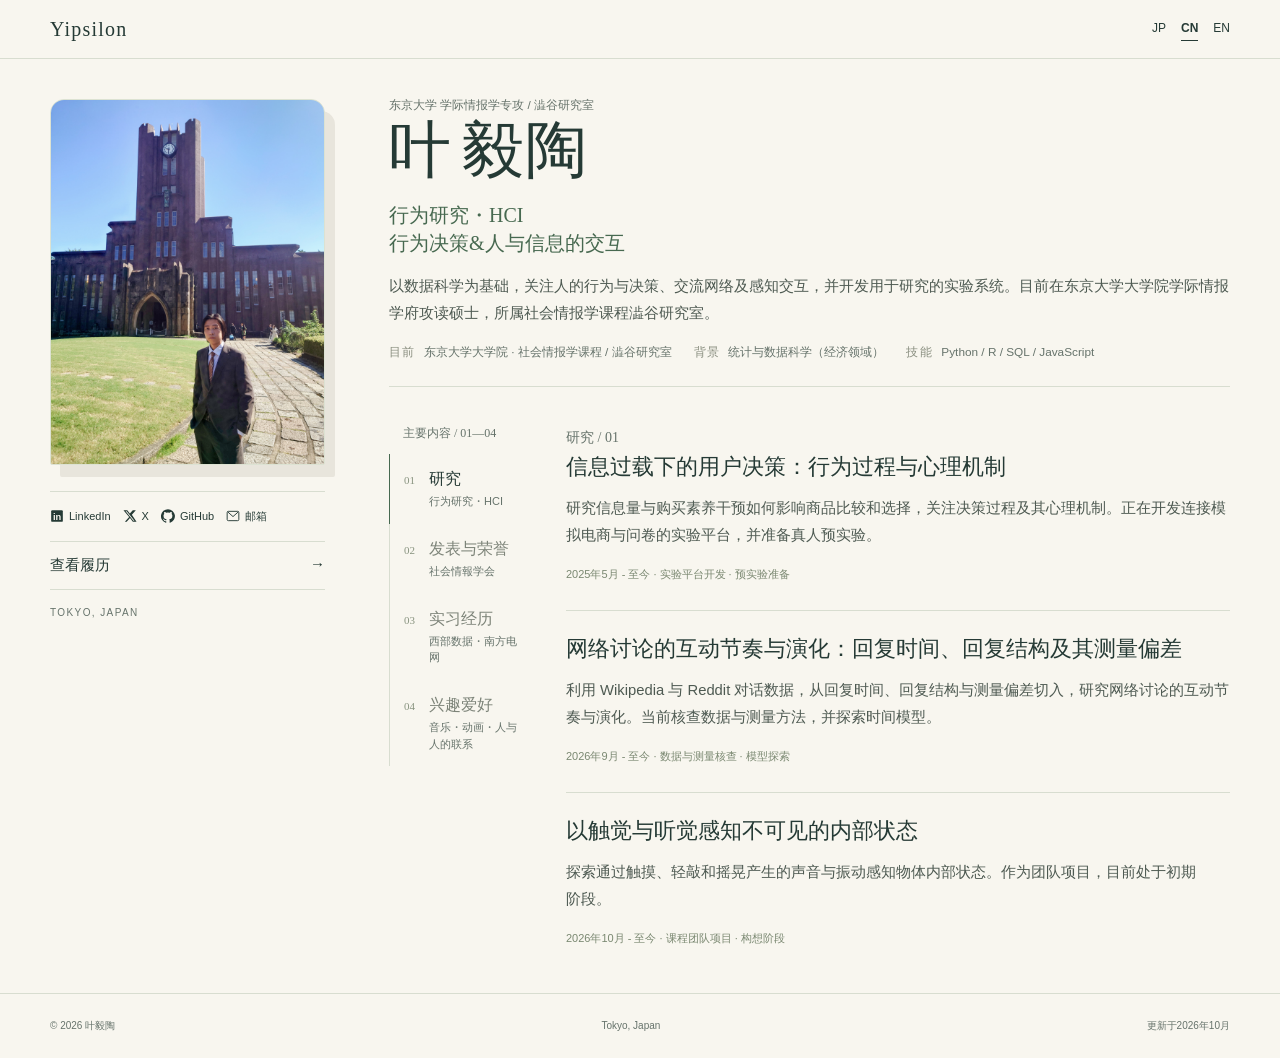
<file: zh/index.html>
<!doctype html>
<html lang="zh-CN"><head><meta charset="utf-8"><meta name="viewport" content="width=device-width,initial-scale=1"><title>叶毅陶 | 东京大学 | 行为研究与HCI</title><meta name="description" content="叶毅陶的个人主页：东京大学研究生，以数据科学为基础，关注行为决策、交流网络与感知交互，兼具实验系统和软件开发经历。"><meta name="theme-color" content="#f8f6ef"><meta property="og:title" content="叶毅陶 | 东京大学 | 行为研究与HCI"><meta property="og:description" content="叶毅陶的个人主页：东京大学研究生，以数据科学为基础，关注行为决策、交流网络与感知交互，兼具实验系统和软件开发经历。"><meta property="og:type" content="website"><link rel="icon" href="../favicon.svg" type="image/svg+xml"><link rel="stylesheet" href="../styles.css"><link rel="alternate" hreflang="ja" href="../ja/"><link rel="alternate" hreflang="zh-CN" href="../zh/"><link rel="alternate" hreflang="en" href="../en/"></head><body><a class="skip" href="#main">跳至正文</a><header><div class="wrap topbar"><a class="brand" aria-label="Yipsilon" href="./">Yipsilon</a><nav class="nav" aria-label="Navigation"><a href="#research">研究</a><a href="#experience">经历</a><a href="#about">关于我</a><a href="#contact">联系</a></nav><nav class="langs" aria-label="Language"><a href="../ja/" lang="ja" data-language="ja">JP</a><a href="../zh/" lang="zh-CN" data-language="zh" aria-current="page">CN</a><a href="../en/" lang="en" data-language="en">EN</a></nav></div></header><main id="main" class="wrap profile-layout">
      <aside class="profile-side"><div class="profile-art profile-photo"><a href="../portrait.jpg"><img src="../portrait.jpg" alt="叶毅陶的照片" width="3024" height="4032" fetchpriority="high"></a></div><div class="social-links" id="contact"><a href="https://www.linkedin.com/in/yitao-ye-24138a41a/" aria-label="LinkedIn" target="_blank" rel="noopener noreferrer"><svg viewBox="0 0 24 24" aria-hidden="true"><rect x="2" y="2" width="20" height="20" rx="2" fill="currentColor"/><text x="5" y="18" fill="var(--paper)" font-family="Arial,sans-serif" font-weight="700" font-size="16">in</text></svg><span>LinkedIn</span></a><a href="https://x.com/Yipsilon2887" aria-label="X" target="_blank" rel="noopener noreferrer"><svg viewBox="0 0 24 24" aria-hidden="true"><path fill="currentColor" d="M18.9 2H22l-6.8 7.8L23.2 22h-6.3l-4.9-6.5L6.3 22H3.2l7.3-8.4L.8 2h6.5l4.4 5.8L16.8 2h2.1ZM17.8 20h1.8L6.3 4H4.4l13.4 16Z"/></svg><span>X</span></a><a href="https://github.com/yipsilon2887" aria-label="GitHub" target="_blank" rel="noopener noreferrer"><svg viewBox="0 0 24 24" aria-hidden="true"><path fill="currentColor" d="M12 .3a12 12 0 0 0-3.8 23.4c.6.1.8-.3.8-.6v-2.3c-3.4.7-4.1-1.4-4.1-1.4-.5-1.4-1.3-1.8-1.3-1.8-1.1-.7.1-.7.1-.7 1.2.1 1.8 1.3 1.8 1.3 1 1.8 2.8 1.3 3.5 1 .1-.8.4-1.3.8-1.6-2.7-.3-5.5-1.4-5.5-6a4.7 4.7 0 0 1 1.2-3.2c-.1-.3-.5-1.6.1-3.2 0 0 1-.3 3.3 1.2a11.4 11.4 0 0 1 6 0c2.3-1.5 3.3-1.2 3.3-1.2.6 1.6.2 2.9.1 3.2a4.7 4.7 0 0 1 1.2 3.2c0 4.6-2.8 5.7-5.5 6 .4.4.8 1.1.8 2.2v3.3c0 .3.2.7.8.6A12 12 0 0 0 12 .3Z"/></svg><span>GitHub</span></a><a href="mailto:yipsilon2887@outlook.com" aria-label="邮箱"><svg viewBox="0 0 24 24" aria-hidden="true"><g fill="none" stroke="currentColor" stroke-width="1.6" stroke-linejoin="round"><rect x="2" y="4" width="20" height="16" rx="2"/><path d="m3 5 9 8 9-8"/></g></svg><span>邮箱</span></a></div><a class="side-cv" href="cv/">查看履历 <span aria-hidden="true">&#8594;</span></a><p class="location">TOKYO, JAPAN</p></aside>
      <div class="profile-main"><section class="intro"><p class="affiliation">东京大学 学际情报学专攻 / 澁谷研究室</p><h1 aria-label="叶毅陶"><span>叶</span><span class="name-given">毅陶</span></h1><h2>行为研究・HCI<br>行为决策&amp;人与信息的交互</h2><p class="bio">以数据科学为基础，关注人的行为与决策、交流网络及感知交互，并开发用于研究的实验系统。目前在东京大学大学院学际情报学府攻读硕士，所属社会情报学课程澁谷研究室。</p><div class="identity-strip"><div><span class="label">目前</span><p>东京大学大学院 · 社会情报学课程 / 澁谷研究室</p></div><div><span class="label">背景</span><p>统计与数据科学（经济领域）</p></div><div><span class="label">技能</span><p>Python / R / SQL / JavaScript</p></div></div></section>
      <div class="topic-layout"><nav class="topic-nav" aria-label="主要内容 / 01—04"><p>主要内容 / 01—04</p><div role="tablist" aria-label="主要内容 / 01—04"><a role="tab" id="tab-research" aria-controls="research" aria-selected="true" href="#research"><span class="tab-no">01</span><span><strong>研究</strong><small>行为研究・HCI</small></span></a><a role="tab" id="tab-recognition" aria-controls="recognition" aria-selected="false" href="#recognition"><span class="tab-no">02</span><span><strong>发表与荣誉</strong><small>社会情報学会</small></span></a><a role="tab" id="tab-experience" aria-controls="experience" aria-selected="false" href="#experience"><span class="tab-no">03</span><span><strong>实习经历</strong><small>西部数据・南方电网</small></span></a><a role="tab" id="tab-about" aria-controls="about" aria-selected="false" href="#about"><span class="tab-no">04</span><span><strong>兴趣爱好</strong><small>音乐・动画・人与人的联系</small></span></a></div></nav><div class="panels">
      <section class="topic-panel" id="research" role="tabpanel" aria-labelledby="tab-research"><span class="eyebrow">研究 / 01</span><article class="project" id="web-track"><h3>信息过载下的用户决策：行为过程与心理机制</h3><p>研究信息量与购买素养干预如何影响商品比较和选择，关注决策过程及其心理机制。正在开发连接模拟电商与问卷的实验平台，并准备真人预实验。</p><span class="status">2025年5月 - 至今 · 实验平台开发 · 预实验准备</span></article><article class="project" id="sociophysics"><h3>网络讨论的互动节奏与演化：回复时间、回复结构及其测量偏差</h3><p>利用 Wikipedia 与 Reddit 对话数据，从回复时间、回复结构与测量偏差切入，研究网络讨论的互动节奏与演化。当前核查数据与测量方法，并探索时间模型。</p><span class="status">2026年9月 - 至今 · 数据与测量核查 · 模型探索</span></article><article class="project" id="human-augmentation"><h3>以触觉与听觉感知不可见的内部状态</h3><p>探索通过触摸、轻敲和摇晃产生的声音与振动感知物体内部状态。作为团队项目，目前处于初期阶段。</p><span class="status">2026年10月 - 至今 · 课程团队项目 · 构想阶段</span></article></section>
      <section class="topic-panel" id="recognition" role="tabpanel" aria-labelledby="tab-recognition"><span class="eyebrow">发表与荣誉 / 02</span><h2>2026年9月13日 · 社会情報学会「研究発表優秀賞」</h2><p>「オンライン購買環境における情報過負荷と購買識別力：注意配分過程に着目した先行研究レビュー」— 口头发表。</p></section>
      <section class="topic-panel" id="experience" role="tabpanel" aria-labelledby="tab-experience"><span class="eyebrow">实习经历 / 03</span><h2>实习经历</h2><article class="internship"><span class="date">2026.08</span><div><h3>Western Digital Technologies Japan</h3><p>5日实习 · 软件方向</p></div></article><article class="internship"><span class="date">2024.10 — 2025.01</span><div><h3>中国南方电网</h3><p>数据分析实习</p></div></article></section>
      <section class="topic-panel" id="about" role="tabpanel" aria-labelledby="tab-about"><span class="eyebrow">兴趣与日常 / 04</span><h2>音乐、二次元与日常探索</h2><ul><li>音乐流派：昭和歌谣、J-pop、City pop、动画歌曲</li><li>音乐人：宇多田ヒカル、水樹奈々、LiSA、田村ゆかり、中島由貴、水瀬いのり、藍井エイル、May&#x27;n、East Of Eden、BanG Dream!</li><li>其他兴趣：数码设备、动画、游戏、机器人、声优，新闻，情报强者、观察人与社会</li><li>日常活动：圣地巡礼、集章活动、动画相关活动</li><li>特长：游泳（中国国家三级运动员水平）、书法</li><li>社团：东京大学朗读剧研究会 ／ 暨南大学日语社前副会长</li><li>语言：普通话、粤语（母语）／ 日语 JLPT N1 ／ 英语 CEFR B2</li></ul></section>
      </div></div></div>
    </main><footer><div class="wrap footer-inner"><span>&copy; 2026 叶毅陶</span><span>Tokyo, Japan</span><span>更新于2026年10月</span></div></footer><script type="application/json" id="language-pages">{"ja/":"\u003c!doctype html>\n\u003chtml lang=\"ja\">\u003chead>\u003cmeta charset=\"utf-8\">\u003cmeta name=\"viewport\" content=\"width=device-width,initial-scale=1\">\u003ctitle>叶毅陶 | 東京大学 | 行動研究・HCI\u003c/title>\u003cmeta name=\"description\" content=\"叶毅陶の個人サイト。東京大学大学院で、データサイエンスを基盤に行動・意思決定、コミュニケーションのネットワーク、知覚とインタラクションを研究しています。\">\u003cmeta name=\"theme-color\" content=\"#f8f6ef\">\u003cmeta property=\"og:title\" content=\"叶毅陶 | 東京大学 | 行動研究・HCI\">\u003cmeta property=\"og:description\" content=\"叶毅陶の個人サイト。東京大学大学院で、データサイエンスを基盤に行動・意思決定、コミュニケーションのネットワーク、知覚とインタラクションを研究しています。\">\u003cmeta property=\"og:type\" content=\"website\">\u003clink rel=\"icon\" href=\"../favicon.svg\" type=\"image/svg+xml\">\u003clink rel=\"stylesheet\" href=\"../styles.css\">\u003clink rel=\"alternate\" hreflang=\"ja\" href=\"../ja/\">\u003clink rel=\"alternate\" hreflang=\"zh-CN\" href=\"../zh/\">\u003clink rel=\"alternate\" hreflang=\"en\" href=\"../en/\">\u003c/head>\u003cbody>\u003ca class=\"skip\" href=\"#main\">本文へ\u003c/a>\u003cheader>\u003cdiv class=\"wrap topbar\">\u003ca class=\"brand\" aria-label=\"イプシロン\" href=\"./\">イプシロン\u003c/a>\u003cnav class=\"nav\" aria-label=\"Navigation\">\u003ca href=\"#research\">研究\u003c/a>\u003ca href=\"#experience\">経験\u003c/a>\u003ca href=\"#about\">私について\u003c/a>\u003ca href=\"#contact\">連絡\u003c/a>\u003c/nav>\u003cnav class=\"langs\" aria-label=\"Language\">\u003ca href=\"../ja/\" lang=\"ja\" data-language=\"ja\" aria-current=\"page\">JP\u003c/a>\u003ca href=\"../zh/\" lang=\"zh-CN\" data-language=\"zh\">CN\u003c/a>\u003ca href=\"../en/\" lang=\"en\" data-language=\"en\">EN\u003c/a>\u003c/nav>\u003c/div>\u003c/header>\u003cmain id=\"main\" class=\"wrap profile-layout\">\n      \u003caside class=\"profile-side\">\u003cdiv class=\"profile-art profile-photo\">\u003ca href=\"../portrait.jpg\">\u003cimg src=\"../portrait.jpg\" alt=\"叶毅陶の写真\" width=\"3024\" height=\"4032\" fetchpriority=\"high\">\u003c/a>\u003c/div>\u003cdiv class=\"social-links\" id=\"contact\">\u003ca href=\"https://www.linkedin.com/in/yitao-ye-24138a41a/\" aria-label=\"LinkedIn\" target=\"_blank\" rel=\"noopener noreferrer\">\u003csvg viewBox=\"0 0 24 24\" aria-hidden=\"true\">\u003crect x=\"2\" y=\"2\" width=\"20\" height=\"20\" rx=\"2\" fill=\"currentColor\"/>\u003ctext x=\"5\" y=\"18\" fill=\"var(--paper)\" font-family=\"Arial,sans-serif\" font-weight=\"700\" font-size=\"16\">in\u003c/text>\u003c/svg>\u003cspan>LinkedIn\u003c/span>\u003c/a>\u003ca href=\"https://x.com/Yipsilon2887\" aria-label=\"X\" target=\"_blank\" rel=\"noopener noreferrer\">\u003csvg viewBox=\"0 0 24 24\" aria-hidden=\"true\">\u003cpath fill=\"currentColor\" d=\"M18.9 2H22l-6.8 7.8L23.2 22h-6.3l-4.9-6.5L6.3 22H3.2l7.3-8.4L.8 2h6.5l4.4 5.8L16.8 2h2.1ZM17.8 20h1.8L6.3 4H4.4l13.4 16Z\"/>\u003c/svg>\u003cspan>X\u003c/span>\u003c/a>\u003ca href=\"https://github.com/yipsilon2887\" aria-label=\"GitHub\" target=\"_blank\" rel=\"noopener noreferrer\">\u003csvg viewBox=\"0 0 24 24\" aria-hidden=\"true\">\u003cpath fill=\"currentColor\" d=\"M12 .3a12 12 0 0 0-3.8 23.4c.6.1.8-.3.8-.6v-2.3c-3.4.7-4.1-1.4-4.1-1.4-.5-1.4-1.3-1.8-1.3-1.8-1.1-.7.1-.7.1-.7 1.2.1 1.8 1.3 1.8 1.3 1 1.8 2.8 1.3 3.5 1 .1-.8.4-1.3.8-1.6-2.7-.3-5.5-1.4-5.5-6a4.7 4.7 0 0 1 1.2-3.2c-.1-.3-.5-1.6.1-3.2 0 0 1-.3 3.3 1.2a11.4 11.4 0 0 1 6 0c2.3-1.5 3.3-1.2 3.3-1.2.6 1.6.2 2.9.1 3.2a4.7 4.7 0 0 1 1.2 3.2c0 4.6-2.8 5.7-5.5 6 .4.4.8 1.1.8 2.2v3.3c0 .3.2.7.8.6A12 12 0 0 0 12 .3Z\"/>\u003c/svg>\u003cspan>GitHub\u003c/span>\u003c/a>\u003ca href=\"mailto:yipsilon2887@outlook.com\" aria-label=\"メール\">\u003csvg viewBox=\"0 0 24 24\" aria-hidden=\"true\">\u003cg fill=\"none\" stroke=\"currentColor\" stroke-width=\"1.6\" stroke-linejoin=\"round\">\u003crect x=\"2\" y=\"4\" width=\"20\" height=\"16\" rx=\"2\"/>\u003cpath d=\"m3 5 9 8 9-8\"/>\u003c/g>\u003c/svg>\u003cspan>メール\u003c/span>\u003c/a>\u003c/div>\u003ca class=\"side-cv\" href=\"cv/\">経歴を見る \u003cspan aria-hidden=\"true\">&#8594;\u003c/span>\u003c/a>\u003cp class=\"location\">TOKYO, JAPAN\u003c/p>\u003c/aside>\n      \u003cdiv class=\"profile-main\">\u003csection class=\"intro\">\u003cp class=\"affiliation\">東京大学 学際情報学専攻 / 澁谷研究室\u003c/p>\u003ch1 aria-label=\"叶毅陶\">\u003cspan>叶\u003c/span>\u003cspan class=\"name-given\">毅陶\u003c/span>\u003c/h1>\u003ch2>行動研究・HCI\u003cbr>意思決定・人と情報のインタラクション\u003c/h2>\u003cp class=\"bio\">データサイエンスを基盤に、人の行動と意思決定、コミュニケーションのネットワーク、知覚とインタラクションを研究し、実験システムの開発にも取り組んでいます。現在は東京大学大学院学際情報学府の修士課程で、社会情報学コース・澁谷研究室に所属しています。\u003c/p>\u003cdiv class=\"identity-strip\">\u003cdiv>\u003cspan class=\"label\">現在\u003c/span>\u003cp>東京大学大学院 · 社会情報学コース / 澁谷研究室\u003c/p>\u003c/div>\u003cdiv>\u003cspan class=\"label\">専門\u003c/span>\u003cp>統計・データサイエンス（経済分野）\u003c/p>\u003c/div>\u003cdiv>\u003cspan class=\"label\">スキル\u003c/span>\u003cp>Python / R / SQL / JavaScript\u003c/p>\u003c/div>\u003c/div>\u003c/section>\n      \u003cdiv class=\"topic-layout\">\u003cnav class=\"topic-nav\" aria-label=\"主な内容 / 01—04\">\u003cp>主な内容 / 01—04\u003c/p>\u003cdiv role=\"tablist\" aria-label=\"主な内容 / 01—04\">\u003ca role=\"tab\" id=\"tab-research\" aria-controls=\"research\" aria-selected=\"true\" href=\"#research\">\u003cspan class=\"tab-no\">01\u003c/span>\u003cspan>\u003cstrong>研究\u003c/strong>\u003csmall>行動研究・HCI\u003c/small>\u003c/span>\u003c/a>\u003ca role=\"tab\" id=\"tab-recognition\" aria-controls=\"recognition\" aria-selected=\"false\" href=\"#recognition\">\u003cspan class=\"tab-no\">02\u003c/span>\u003cspan>\u003cstrong>発表・受賞\u003c/strong>\u003csmall>社会情報学会\u003c/small>\u003c/span>\u003c/a>\u003ca role=\"tab\" id=\"tab-experience\" aria-controls=\"experience\" aria-selected=\"false\" href=\"#experience\">\u003cspan class=\"tab-no\">03\u003c/span>\u003cspan>\u003cstrong>インターン\u003c/strong>\u003csmall>WDTJ・南方電網\u003c/small>\u003c/span>\u003c/a>\u003ca role=\"tab\" id=\"tab-about\" aria-controls=\"about\" aria-selected=\"false\" href=\"#about\">\u003cspan class=\"tab-no\">04\u003c/span>\u003cspan>\u003cstrong>趣味・関心\u003c/strong>\u003csmall>音楽・アニメ・人とのつながり\u003c/small>\u003c/span>\u003c/a>\u003c/div>\u003c/nav>\u003cdiv class=\"panels\">\n      \u003csection class=\"topic-panel\" id=\"research\" role=\"tabpanel\" aria-labelledby=\"tab-research\">\u003cspan class=\"eyebrow\">研究 / 01\u003c/span>\u003carticle class=\"project\" id=\"web-track\">\u003ch3>情報過負荷下のユーザーの意思決定と心理メカニズム\u003c/h3>\u003cp>情報量と購買リテラシーへの介入が、商品の比較・選択にどう関わるかを、意思決定過程と心理メカニズムに着目して研究しています。模擬ECサイトと質問紙をつないだ実験環境を開発し、パイロット実験を準備中です。\u003c/p>\u003cspan class=\"status\">2025年5月 - 現在 · 実験システム構築・パイロット準備\u003c/span>\u003c/article>\u003carticle class=\"project\" id=\"sociophysics\">\u003ch3>オンライン議論のリズムと展開：返信時間・構造・測定バイアス\u003c/h3>\u003cp>WikipediaやRedditの対話データを用い、返信タイミング、返信構造、測定バイアスからオンライン議論のリズムと展開を調べています。データと測定方法を検証しながら、時間モデルを探索しています。\u003c/p>\u003cspan class=\"status\">2026年9月 - 現在 · データ・測定検証／モデル探索\u003c/span>\u003c/article>\u003carticle class=\"project\" id=\"human-augmentation\">\u003ch3>触覚と聴覚で捉える、見えない内部状態\u003c/h3>\u003cp>触れる、たたく、揺らすことで生じる音や振動から、物体の内部状態を知覚する方法を考えています。チームプロジェクトとして、現在は初期段階にあります。\u003c/p>\u003cspan class=\"status\">2026年10月 - 現在 · 授業プロジェクト・構想段階\u003c/span>\u003c/article>\u003c/section>\n      \u003csection class=\"topic-panel\" id=\"recognition\" role=\"tabpanel\" aria-labelledby=\"tab-recognition\">\u003cspan class=\"eyebrow\">発表・受賞 / 02\u003c/span>\u003ch2>2026年9月13日 · 社会情報学会 研究発表優秀賞\u003c/h2>\u003cp>「オンライン購買環境における情報過負荷と購買識別力：注意配分過程に着目した先行研究レビュー」— 口頭発表\u003c/p>\u003c/section>\n      \u003csection class=\"topic-panel\" id=\"experience\" role=\"tabpanel\" aria-labelledby=\"tab-experience\">\u003cspan class=\"eyebrow\">インターンシップ / 03\u003c/span>\u003ch2>インターンシップ\u003c/h2>\u003carticle class=\"internship\">\u003cspan class=\"date\">2026.08\u003c/span>\u003cdiv>\u003ch3>Western Digital Technologies Japan\u003c/h3>\u003cp>5日間インターンシップ · ソフトウェアコース\u003c/p>\u003c/div>\u003c/article>\u003carticle class=\"internship\">\u003cspan class=\"date\">2024.10 — 2025.01\u003c/span>\u003cdiv>\u003ch3>中国南方電網\u003c/h3>\u003cp>データ分析インターン\u003c/p>\u003c/div>\u003c/article>\u003c/section>\n      \u003csection class=\"topic-panel\" id=\"about\" role=\"tabpanel\" aria-labelledby=\"tab-about\">\u003cspan class=\"eyebrow\">趣味・関心 / 04\u003c/span>\u003ch2>音楽・サブカルチャー・日々の探索\u003c/h2>\u003cul>\u003cli>好きな音楽：昭和歌謡、J-POP、City Pop、アニソン\u003c/li>\u003cli>アーティスト：宇多田ヒカル、水樹奈々、LiSA、田村ゆかり、中島由貴、水瀬いのり、藍井エイル、May&#x27;n、East Of Eden、BanG Dream!\u003c/li>\u003cli>その他の関心：ガジェット、アニメ、ゲーム、ロボット、声優、情報強者、ニュース、人間・社会観察\u003c/li>\u003cli>日々の楽しみ：聖地巡礼、スタンプラリー、アニメ関連イベント\u003c/li>\u003cli>特技：水泳（泳力検定1級相当）、書道\u003c/li>\u003cli>サークル：東京大学朗読劇研究会 ／ 暨南大学日本語サークル 元副会長\u003c/li>\u003cli>語学：中国語・広東語（母語）／ 日本語 JLPT N1 ／ 英語 CEFR B2\u003c/li>\u003c/ul>\u003c/section>\n      \u003c/div>\u003c/div>\u003c/div>\n    \u003c/main>\u003cfooter>\u003cdiv class=\"wrap footer-inner\">\u003cspan>&copy; 2026 叶毅陶\u003c/span>\u003cspan>Tokyo, Japan\u003c/span>\u003cspan>更新：2026年10月\u003c/span>\u003c/div>\u003c/footer>\u003cscript src=\"../site.js\" defer>\u003c/script>\u003c/body>\u003c/html>","zh/":"\u003c!doctype html>\n\u003chtml lang=\"zh-CN\">\u003chead>\u003cmeta charset=\"utf-8\">\u003cmeta name=\"viewport\" content=\"width=device-width,initial-scale=1\">\u003ctitle>叶毅陶 | 东京大学 | 行为研究与HCI\u003c/title>\u003cmeta name=\"description\" content=\"叶毅陶的个人主页：东京大学研究生，以数据科学为基础，关注行为决策、交流网络与感知交互，兼具实验系统和软件开发经历。\">\u003cmeta name=\"theme-color\" content=\"#f8f6ef\">\u003cmeta property=\"og:title\" content=\"叶毅陶 | 东京大学 | 行为研究与HCI\">\u003cmeta property=\"og:description\" content=\"叶毅陶的个人主页：东京大学研究生，以数据科学为基础，关注行为决策、交流网络与感知交互，兼具实验系统和软件开发经历。\">\u003cmeta property=\"og:type\" content=\"website\">\u003clink rel=\"icon\" href=\"../favicon.svg\" type=\"image/svg+xml\">\u003clink rel=\"stylesheet\" href=\"../styles.css\">\u003clink rel=\"alternate\" hreflang=\"ja\" href=\"../ja/\">\u003clink rel=\"alternate\" hreflang=\"zh-CN\" href=\"../zh/\">\u003clink rel=\"alternate\" hreflang=\"en\" href=\"../en/\">\u003c/head>\u003cbody>\u003ca class=\"skip\" href=\"#main\">跳至正文\u003c/a>\u003cheader>\u003cdiv class=\"wrap topbar\">\u003ca class=\"brand\" aria-label=\"Yipsilon\" href=\"./\">Yipsilon\u003c/a>\u003cnav class=\"nav\" aria-label=\"Navigation\">\u003ca href=\"#research\">研究\u003c/a>\u003ca href=\"#experience\">经历\u003c/a>\u003ca href=\"#about\">关于我\u003c/a>\u003ca href=\"#contact\">联系\u003c/a>\u003c/nav>\u003cnav class=\"langs\" aria-label=\"Language\">\u003ca href=\"../ja/\" lang=\"ja\" data-language=\"ja\">JP\u003c/a>\u003ca href=\"../zh/\" lang=\"zh-CN\" data-language=\"zh\" aria-current=\"page\">CN\u003c/a>\u003ca href=\"../en/\" lang=\"en\" data-language=\"en\">EN\u003c/a>\u003c/nav>\u003c/div>\u003c/header>\u003cmain id=\"main\" class=\"wrap profile-layout\">\n      \u003caside class=\"profile-side\">\u003cdiv class=\"profile-art profile-photo\">\u003ca href=\"../portrait.jpg\">\u003cimg src=\"../portrait.jpg\" alt=\"叶毅陶的照片\" width=\"3024\" height=\"4032\" fetchpriority=\"high\">\u003c/a>\u003c/div>\u003cdiv class=\"social-links\" id=\"contact\">\u003ca href=\"https://www.linkedin.com/in/yitao-ye-24138a41a/\" aria-label=\"LinkedIn\" target=\"_blank\" rel=\"noopener noreferrer\">\u003csvg viewBox=\"0 0 24 24\" aria-hidden=\"true\">\u003crect x=\"2\" y=\"2\" width=\"20\" height=\"20\" rx=\"2\" fill=\"currentColor\"/>\u003ctext x=\"5\" y=\"18\" fill=\"var(--paper)\" font-family=\"Arial,sans-serif\" font-weight=\"700\" font-size=\"16\">in\u003c/text>\u003c/svg>\u003cspan>LinkedIn\u003c/span>\u003c/a>\u003ca href=\"https://x.com/Yipsilon2887\" aria-label=\"X\" target=\"_blank\" rel=\"noopener noreferrer\">\u003csvg viewBox=\"0 0 24 24\" aria-hidden=\"true\">\u003cpath fill=\"currentColor\" d=\"M18.9 2H22l-6.8 7.8L23.2 22h-6.3l-4.9-6.5L6.3 22H3.2l7.3-8.4L.8 2h6.5l4.4 5.8L16.8 2h2.1ZM17.8 20h1.8L6.3 4H4.4l13.4 16Z\"/>\u003c/svg>\u003cspan>X\u003c/span>\u003c/a>\u003ca href=\"https://github.com/yipsilon2887\" aria-label=\"GitHub\" target=\"_blank\" rel=\"noopener noreferrer\">\u003csvg viewBox=\"0 0 24 24\" aria-hidden=\"true\">\u003cpath fill=\"currentColor\" d=\"M12 .3a12 12 0 0 0-3.8 23.4c.6.1.8-.3.8-.6v-2.3c-3.4.7-4.1-1.4-4.1-1.4-.5-1.4-1.3-1.8-1.3-1.8-1.1-.7.1-.7.1-.7 1.2.1 1.8 1.3 1.8 1.3 1 1.8 2.8 1.3 3.5 1 .1-.8.4-1.3.8-1.6-2.7-.3-5.5-1.4-5.5-6a4.7 4.7 0 0 1 1.2-3.2c-.1-.3-.5-1.6.1-3.2 0 0 1-.3 3.3 1.2a11.4 11.4 0 0 1 6 0c2.3-1.5 3.3-1.2 3.3-1.2.6 1.6.2 2.9.1 3.2a4.7 4.7 0 0 1 1.2 3.2c0 4.6-2.8 5.7-5.5 6 .4.4.8 1.1.8 2.2v3.3c0 .3.2.7.8.6A12 12 0 0 0 12 .3Z\"/>\u003c/svg>\u003cspan>GitHub\u003c/span>\u003c/a>\u003ca href=\"mailto:yipsilon2887@outlook.com\" aria-label=\"邮箱\">\u003csvg viewBox=\"0 0 24 24\" aria-hidden=\"true\">\u003cg fill=\"none\" stroke=\"currentColor\" stroke-width=\"1.6\" stroke-linejoin=\"round\">\u003crect x=\"2\" y=\"4\" width=\"20\" height=\"16\" rx=\"2\"/>\u003cpath d=\"m3 5 9 8 9-8\"/>\u003c/g>\u003c/svg>\u003cspan>邮箱\u003c/span>\u003c/a>\u003c/div>\u003ca class=\"side-cv\" href=\"cv/\">查看履历 \u003cspan aria-hidden=\"true\">&#8594;\u003c/span>\u003c/a>\u003cp class=\"location\">TOKYO, JAPAN\u003c/p>\u003c/aside>\n      \u003cdiv class=\"profile-main\">\u003csection class=\"intro\">\u003cp class=\"affiliation\">东京大学 学际情报学专攻 / 澁谷研究室\u003c/p>\u003ch1 aria-label=\"叶毅陶\">\u003cspan>叶\u003c/span>\u003cspan class=\"name-given\">毅陶\u003c/span>\u003c/h1>\u003ch2>行为研究・HCI\u003cbr>行为决策&amp;人与信息的交互\u003c/h2>\u003cp class=\"bio\">以数据科学为基础，关注人的行为与决策、交流网络及感知交互，并开发用于研究的实验系统。目前在东京大学大学院学际情报学府攻读硕士，所属社会情报学课程澁谷研究室。\u003c/p>\u003cdiv class=\"identity-strip\">\u003cdiv>\u003cspan class=\"label\">目前\u003c/span>\u003cp>东京大学大学院 · 社会情报学课程 / 澁谷研究室\u003c/p>\u003c/div>\u003cdiv>\u003cspan class=\"label\">背景\u003c/span>\u003cp>统计与数据科学（经济领域）\u003c/p>\u003c/div>\u003cdiv>\u003cspan class=\"label\">技能\u003c/span>\u003cp>Python / R / SQL / JavaScript\u003c/p>\u003c/div>\u003c/div>\u003c/section>\n      \u003cdiv class=\"topic-layout\">\u003cnav class=\"topic-nav\" aria-label=\"主要内容 / 01—04\">\u003cp>主要内容 / 01—04\u003c/p>\u003cdiv role=\"tablist\" aria-label=\"主要内容 / 01—04\">\u003ca role=\"tab\" id=\"tab-research\" aria-controls=\"research\" aria-selected=\"true\" href=\"#research\">\u003cspan class=\"tab-no\">01\u003c/span>\u003cspan>\u003cstrong>研究\u003c/strong>\u003csmall>行为研究・HCI\u003c/small>\u003c/span>\u003c/a>\u003ca role=\"tab\" id=\"tab-recognition\" aria-controls=\"recognition\" aria-selected=\"false\" href=\"#recognition\">\u003cspan class=\"tab-no\">02\u003c/span>\u003cspan>\u003cstrong>发表与荣誉\u003c/strong>\u003csmall>社会情報学会\u003c/small>\u003c/span>\u003c/a>\u003ca role=\"tab\" id=\"tab-experience\" aria-controls=\"experience\" aria-selected=\"false\" href=\"#experience\">\u003cspan class=\"tab-no\">03\u003c/span>\u003cspan>\u003cstrong>实习经历\u003c/strong>\u003csmall>西部数据・南方电网\u003c/small>\u003c/span>\u003c/a>\u003ca role=\"tab\" id=\"tab-about\" aria-controls=\"about\" aria-selected=\"false\" href=\"#about\">\u003cspan class=\"tab-no\">04\u003c/span>\u003cspan>\u003cstrong>兴趣爱好\u003c/strong>\u003csmall>音乐・动画・人与人的联系\u003c/small>\u003c/span>\u003c/a>\u003c/div>\u003c/nav>\u003cdiv class=\"panels\">\n      \u003csection class=\"topic-panel\" id=\"research\" role=\"tabpanel\" aria-labelledby=\"tab-research\">\u003cspan class=\"eyebrow\">研究 / 01\u003c/span>\u003carticle class=\"project\" id=\"web-track\">\u003ch3>信息过载下的用户决策：行为过程与心理机制\u003c/h3>\u003cp>研究信息量与购买素养干预如何影响商品比较和选择，关注决策过程及其心理机制。正在开发连接模拟电商与问卷的实验平台，并准备真人预实验。\u003c/p>\u003cspan class=\"status\">2025年5月 - 至今 · 实验平台开发 · 预实验准备\u003c/span>\u003c/article>\u003carticle class=\"project\" id=\"sociophysics\">\u003ch3>网络讨论的互动节奏与演化：回复时间、回复结构及其测量偏差\u003c/h3>\u003cp>利用 Wikipedia 与 Reddit 对话数据，从回复时间、回复结构与测量偏差切入，研究网络讨论的互动节奏与演化。当前核查数据与测量方法，并探索时间模型。\u003c/p>\u003cspan class=\"status\">2026年9月 - 至今 · 数据与测量核查 · 模型探索\u003c/span>\u003c/article>\u003carticle class=\"project\" id=\"human-augmentation\">\u003ch3>以触觉与听觉感知不可见的内部状态\u003c/h3>\u003cp>探索通过触摸、轻敲和摇晃产生的声音与振动感知物体内部状态。作为团队项目，目前处于初期阶段。\u003c/p>\u003cspan class=\"status\">2026年10月 - 至今 · 课程团队项目 · 构想阶段\u003c/span>\u003c/article>\u003c/section>\n      \u003csection class=\"topic-panel\" id=\"recognition\" role=\"tabpanel\" aria-labelledby=\"tab-recognition\">\u003cspan class=\"eyebrow\">发表与荣誉 / 02\u003c/span>\u003ch2>2026年9月13日 · 社会情報学会「研究発表優秀賞」\u003c/h2>\u003cp>「オンライン購買環境における情報過負荷と購買識別力：注意配分過程に着目した先行研究レビュー」— 口头发表。\u003c/p>\u003c/section>\n      \u003csection class=\"topic-panel\" id=\"experience\" role=\"tabpanel\" aria-labelledby=\"tab-experience\">\u003cspan class=\"eyebrow\">实习经历 / 03\u003c/span>\u003ch2>实习经历\u003c/h2>\u003carticle class=\"internship\">\u003cspan class=\"date\">2026.08\u003c/span>\u003cdiv>\u003ch3>Western Digital Technologies Japan\u003c/h3>\u003cp>5日实习 · 软件方向\u003c/p>\u003c/div>\u003c/article>\u003carticle class=\"internship\">\u003cspan class=\"date\">2024.10 — 2025.01\u003c/span>\u003cdiv>\u003ch3>中国南方电网\u003c/h3>\u003cp>数据分析实习\u003c/p>\u003c/div>\u003c/article>\u003c/section>\n      \u003csection class=\"topic-panel\" id=\"about\" role=\"tabpanel\" aria-labelledby=\"tab-about\">\u003cspan class=\"eyebrow\">兴趣与日常 / 04\u003c/span>\u003ch2>音乐、二次元与日常探索\u003c/h2>\u003cul>\u003cli>音乐流派：昭和歌谣、J-pop、City pop、动画歌曲\u003c/li>\u003cli>音乐人：宇多田ヒカル、水樹奈々、LiSA、田村ゆかり、中島由貴、水瀬いのり、藍井エイル、May&#x27;n、East Of Eden、BanG Dream!\u003c/li>\u003cli>其他兴趣：数码设备、动画、游戏、机器人、声优，新闻，情报强者、观察人与社会\u003c/li>\u003cli>日常活动：圣地巡礼、集章活动、动画相关活动\u003c/li>\u003cli>特长：游泳（中国国家三级运动员水平）、书法\u003c/li>\u003cli>社团：东京大学朗读剧研究会 ／ 暨南大学日语社前副会长\u003c/li>\u003cli>语言：普通话、粤语（母语）／ 日语 JLPT N1 ／ 英语 CEFR B2\u003c/li>\u003c/ul>\u003c/section>\n      \u003c/div>\u003c/div>\u003c/div>\n    \u003c/main>\u003cfooter>\u003cdiv class=\"wrap footer-inner\">\u003cspan>&copy; 2026 叶毅陶\u003c/span>\u003cspan>Tokyo, Japan\u003c/span>\u003cspan>更新于2026年10月\u003c/span>\u003c/div>\u003c/footer>\u003cscript src=\"../site.js\" defer>\u003c/script>\u003c/body>\u003c/html>","en/":"\u003c!doctype html>\n\u003chtml lang=\"en\">\u003chead>\u003cmeta charset=\"utf-8\">\u003cmeta name=\"viewport\" content=\"width=device-width,initial-scale=1\">\u003ctitle>Yitao Ye | The University of Tokyo | Behavioral Research &amp; HCI\u003c/title>\u003cmeta name=\"description\" content=\"Yitao Ye is a graduate student at the University of Tokyo, studying behavior and decisions, communication networks, and perceptual interaction through data science and experimental systems.\">\u003cmeta name=\"theme-color\" content=\"#f8f6ef\">\u003cmeta property=\"og:title\" content=\"Yitao Ye | The University of Tokyo | Behavioral Research &amp; HCI\">\u003cmeta property=\"og:description\" content=\"Yitao Ye is a graduate student at the University of Tokyo, studying behavior and decisions, communication networks, and perceptual interaction through data science and experimental systems.\">\u003cmeta property=\"og:type\" content=\"website\">\u003clink rel=\"icon\" href=\"../favicon.svg\" type=\"image/svg+xml\">\u003clink rel=\"stylesheet\" href=\"../styles.css\">\u003clink rel=\"alternate\" hreflang=\"ja\" href=\"../ja/\">\u003clink rel=\"alternate\" hreflang=\"zh-CN\" href=\"../zh/\">\u003clink rel=\"alternate\" hreflang=\"en\" href=\"../en/\">\u003c/head>\u003cbody>\u003ca class=\"skip\" href=\"#main\">Skip to content\u003c/a>\u003cheader>\u003cdiv class=\"wrap topbar\">\u003ca class=\"brand\" aria-label=\"Yipsilon\" href=\"./\">Yipsilon\u003c/a>\u003cnav class=\"nav\" aria-label=\"Navigation\">\u003ca href=\"#research\">Research\u003c/a>\u003ca href=\"#experience\">Experience\u003c/a>\u003ca href=\"#about\">About\u003c/a>\u003ca href=\"#contact\">Contact\u003c/a>\u003c/nav>\u003cnav class=\"langs\" aria-label=\"Language\">\u003ca href=\"../ja/\" lang=\"ja\" data-language=\"ja\">JP\u003c/a>\u003ca href=\"../zh/\" lang=\"zh-CN\" data-language=\"zh\">CN\u003c/a>\u003ca href=\"../en/\" lang=\"en\" data-language=\"en\" aria-current=\"page\">EN\u003c/a>\u003c/nav>\u003c/div>\u003c/header>\u003cmain id=\"main\" class=\"wrap profile-layout\">\n      \u003caside class=\"profile-side\">\u003cdiv class=\"profile-art profile-photo\">\u003ca href=\"../portrait.jpg\">\u003cimg src=\"../portrait.jpg\" alt=\"Portrait of Yitao Ye\" width=\"3024\" height=\"4032\" fetchpriority=\"high\">\u003c/a>\u003c/div>\u003cdiv class=\"social-links\" id=\"contact\">\u003ca href=\"https://www.linkedin.com/in/yitao-ye-24138a41a/\" aria-label=\"LinkedIn\" target=\"_blank\" rel=\"noopener noreferrer\">\u003csvg viewBox=\"0 0 24 24\" aria-hidden=\"true\">\u003crect x=\"2\" y=\"2\" width=\"20\" height=\"20\" rx=\"2\" fill=\"currentColor\"/>\u003ctext x=\"5\" y=\"18\" fill=\"var(--paper)\" font-family=\"Arial,sans-serif\" font-weight=\"700\" font-size=\"16\">in\u003c/text>\u003c/svg>\u003cspan>LinkedIn\u003c/span>\u003c/a>\u003ca href=\"https://x.com/Yipsilon2887\" aria-label=\"X\" target=\"_blank\" rel=\"noopener noreferrer\">\u003csvg viewBox=\"0 0 24 24\" aria-hidden=\"true\">\u003cpath fill=\"currentColor\" d=\"M18.9 2H22l-6.8 7.8L23.2 22h-6.3l-4.9-6.5L6.3 22H3.2l7.3-8.4L.8 2h6.5l4.4 5.8L16.8 2h2.1ZM17.8 20h1.8L6.3 4H4.4l13.4 16Z\"/>\u003c/svg>\u003cspan>X\u003c/span>\u003c/a>\u003ca href=\"https://github.com/yipsilon2887\" aria-label=\"GitHub\" target=\"_blank\" rel=\"noopener noreferrer\">\u003csvg viewBox=\"0 0 24 24\" aria-hidden=\"true\">\u003cpath fill=\"currentColor\" d=\"M12 .3a12 12 0 0 0-3.8 23.4c.6.1.8-.3.8-.6v-2.3c-3.4.7-4.1-1.4-4.1-1.4-.5-1.4-1.3-1.8-1.3-1.8-1.1-.7.1-.7.1-.7 1.2.1 1.8 1.3 1.8 1.3 1 1.8 2.8 1.3 3.5 1 .1-.8.4-1.3.8-1.6-2.7-.3-5.5-1.4-5.5-6a4.7 4.7 0 0 1 1.2-3.2c-.1-.3-.5-1.6.1-3.2 0 0 1-.3 3.3 1.2a11.4 11.4 0 0 1 6 0c2.3-1.5 3.3-1.2 3.3-1.2.6 1.6.2 2.9.1 3.2a4.7 4.7 0 0 1 1.2 3.2c0 4.6-2.8 5.7-5.5 6 .4.4.8 1.1.8 2.2v3.3c0 .3.2.7.8.6A12 12 0 0 0 12 .3Z\"/>\u003c/svg>\u003cspan>GitHub\u003c/span>\u003c/a>\u003ca href=\"mailto:yipsilon2887@outlook.com\" aria-label=\"Email\">\u003csvg viewBox=\"0 0 24 24\" aria-hidden=\"true\">\u003cg fill=\"none\" stroke=\"currentColor\" stroke-width=\"1.6\" stroke-linejoin=\"round\">\u003crect x=\"2\" y=\"4\" width=\"20\" height=\"16\" rx=\"2\"/>\u003cpath d=\"m3 5 9 8 9-8\"/>\u003c/g>\u003c/svg>\u003cspan>Email\u003c/span>\u003c/a>\u003c/div>\u003ca class=\"side-cv\" href=\"cv/\">View CV \u003cspan aria-hidden=\"true\">&#8594;\u003c/span>\u003c/a>\u003cp class=\"location\">TOKYO, JAPAN\u003c/p>\u003c/aside>\n      \u003cdiv class=\"profile-main\">\u003csection class=\"intro\">\u003cp class=\"affiliation\">The University of Tokyo · Interdisciplinary Information Studies / Shibuya Lab\u003c/p>\u003ch1 aria-label=\"Yitao Ye\">Yitao Ye\u003c/h1>\u003ch2>Behavioral Research &amp; HCI\u003cbr>Behavioral decisions &amp; human–information interaction\u003c/h2>\u003cp class=\"bio\">Grounded in data science, I study human behavior and decisions, communication networks, and perceptual interaction, while developing experimental systems for research. I am currently a master&#x27;s student at the University of Tokyo&#x27;s Graduate School of Interdisciplinary Information Studies, in the Socio-information and Communication Studies Course Shibuya Lab.\u003c/p>\u003cdiv class=\"identity-strip\">\u003cdiv>\u003cspan class=\"label\">CURRENT\u003c/span>\u003cp>The University of Tokyo · Socio-information and Communication Studies Course / Shibuya Lab\u003c/p>\u003c/div>\u003cdiv>\u003cspan class=\"label\">BACKGROUND\u003c/span>\u003cp>Statistics &amp; Data Science (Economics)\u003c/p>\u003c/div>\u003cdiv>\u003cspan class=\"label\">SKILLS\u003c/span>\u003cp>Python / R / SQL / JavaScript\u003c/p>\u003c/div>\u003c/div>\u003c/section>\n      \u003cdiv class=\"topic-layout\">\u003cnav class=\"topic-nav\" aria-label=\"Explore / 01—04\">\u003cp>Explore / 01—04\u003c/p>\u003cdiv role=\"tablist\" aria-label=\"Explore / 01—04\">\u003ca role=\"tab\" id=\"tab-research\" aria-controls=\"research\" aria-selected=\"true\" href=\"#research\">\u003cspan class=\"tab-no\">01\u003c/span>\u003cspan>\u003cstrong>Research\u003c/strong>\u003csmall>Behavioral Research · HCI\u003c/small>\u003c/span>\u003c/a>\u003ca role=\"tab\" id=\"tab-recognition\" aria-controls=\"recognition\" aria-selected=\"false\" href=\"#recognition\">\u003cspan class=\"tab-no\">02\u003c/span>\u003cspan>\u003cstrong>Recognition\u003c/strong>\u003csmall>Research presentation\u003c/small>\u003c/span>\u003c/a>\u003ca role=\"tab\" id=\"tab-experience\" aria-controls=\"experience\" aria-selected=\"false\" href=\"#experience\">\u003cspan class=\"tab-no\">03\u003c/span>\u003cspan>\u003cstrong>Internships\u003c/strong>\u003csmall>WDTJ · Southern Power Grid\u003c/small>\u003c/span>\u003c/a>\u003ca role=\"tab\" id=\"tab-about\" aria-controls=\"about\" aria-selected=\"false\" href=\"#about\">\u003cspan class=\"tab-no\">04\u003c/span>\u003cspan>\u003cstrong>Interests\u003c/strong>\u003csmall>Music · Anime · Connecting with People\u003c/small>\u003c/span>\u003c/a>\u003c/div>\u003c/nav>\u003cdiv class=\"panels\">\n      \u003csection class=\"topic-panel\" id=\"research\" role=\"tabpanel\" aria-labelledby=\"tab-research\">\u003cspan class=\"eyebrow\">Research / 01\u003c/span>\u003carticle class=\"project\" id=\"web-track\">\u003ch3>User decisions under information overload: processes and psychological mechanisms\u003c/h3>\u003cp>I study how information load and purchase-literacy interventions shape product comparison and choice, focusing on decision processes and psychological mechanisms. I am developing an experimental platform connecting a simulated shopping site with questionnaires, and preparing a participant pilot.\u003c/p>\u003cspan class=\"status\">May 2025 - Present · Experimental platform · Pilot preparation\u003c/span>\u003c/article>\u003carticle class=\"project\" id=\"sociophysics\">\u003ch3>The Rhythm and Dynamics of Online Discussions: Reply Timing, Reply Structure, and Measurement Bias\u003c/h3>\u003cp>Using Wikipedia and Reddit conversation data, I study discussion rhythms and evolution through reply timing, reply structure and measurement bias. Current work examines data and measurement choices while exploring temporal models.\u003c/p>\u003cspan class=\"status\">Sep. 2026 - Present · Data and measurement audit · Model exploration\u003c/span>\u003c/article>\u003carticle class=\"project\" id=\"human-augmentation\">\u003ch3>Sensing hidden internal states through touch and sound\u003c/h3>\u003cp>I explore how sounds and vibrations from touching, tapping or shaking objects could reveal their internal states. This team project is currently at an early stage.\u003c/p>\u003cspan class=\"status\">Oct. 2026 - Present · Course team project · Concept development\u003c/span>\u003c/article>\u003c/section>\n      \u003csection class=\"topic-panel\" id=\"recognition\" role=\"tabpanel\" aria-labelledby=\"tab-recognition\">\u003cspan class=\"eyebrow\">Presentation &amp; recognition / 02\u003c/span>\u003ch2>13 September 2026 · 社会情報学会 Research Presentation Excellence Award\u003c/h2>\u003cp>Oral presentation: “Information overload and purchase literacy in online shopping environments: a review of prior research focusing on attention allocation.”\u003c/p>\u003c/section>\n      \u003csection class=\"topic-panel\" id=\"experience\" role=\"tabpanel\" aria-labelledby=\"tab-experience\">\u003cspan class=\"eyebrow\">Internships / 03\u003c/span>\u003ch2>Internships\u003c/h2>\u003carticle class=\"internship\">\u003cspan class=\"date\">2026.08\u003c/span>\u003cdiv>\u003ch3>Western Digital Technologies Japan\u003c/h3>\u003cp>Five-day internship · Software course\u003c/p>\u003c/div>\u003c/article>\u003carticle class=\"internship\">\u003cspan class=\"date\">2024.10 — 2025.01\u003c/span>\u003cdiv>\u003ch3>China Southern Power Grid\u003c/h3>\u003cp>Data Analyst Intern\u003c/p>\u003c/div>\u003c/article>\u003c/section>\n      \u003csection class=\"topic-panel\" id=\"about\" role=\"tabpanel\" aria-labelledby=\"tab-about\">\u003cspan class=\"eyebrow\">Interests / 04\u003c/span>\u003ch2>Music, anime culture &amp; everyday exploration\u003c/h2>\u003cul>\u003cli>Music: Showa-era popular songs, J-pop, City pop and anime songs (Anisong)\u003c/li>\u003cli>Artists: Hikaru Utada, Nana Mizuki, LiSA, Yukari Tamura, Yuki Nakashima, Inori Minase, Eir Aoi, May&#x27;n, East Of Eden and BanG Dream!\u003c/li>\u003cli>Other interests: digital gadgets, anime, games, robot, voice actors, information-rich, observing people and society\u003c/li>\u003cli>Everyday activities: anime pilgrimages, stamp rallies and anime-related events\u003c/li>\u003cli>Skills: swimming (China&#x27;s national Level 3 athlete standard) and calligraphy\u003c/li>\u003cli>Clubs: UTokyo Reading Drama Club; former vice president of Jinan University Japanese Culture Club\u003c/li>\u003cli>Languages: Mandarin &amp; Cantonese (native) / Japanese JLPT N1 / English CEFR B2\u003c/li>\u003c/ul>\u003c/section>\n      \u003c/div>\u003c/div>\u003c/div>\n    \u003c/main>\u003cfooter>\u003cdiv class=\"wrap footer-inner\">\u003cspan>&copy; 2026 Yitao Ye\u003c/span>\u003cspan>Tokyo, Japan\u003c/span>\u003cspan>Updated October 2026\u003c/span>\u003c/div>\u003c/footer>\u003cscript src=\"../site.js\" defer>\u003c/script>\u003c/body>\u003c/html>","ja/cv/":"\u003c!doctype html>\n\u003chtml lang=\"ja\">\u003chead>\u003cmeta charset=\"utf-8\">\u003cmeta name=\"viewport\" content=\"width=device-width,initial-scale=1\">\u003ctitle>経歴・プロフィール | 叶毅陶 | 東京大学 | 行動研究・HCI\u003c/title>\u003cmeta name=\"description\" content=\"叶毅陶の個人サイト。東京大学大学院で、データサイエンスを基盤に行動・意思決定、コミュニケーションのネットワーク、知覚とインタラクションを研究しています。\">\u003cmeta name=\"theme-color\" content=\"#f8f6ef\">\u003cmeta property=\"og:title\" content=\"経歴・プロフィール | 叶毅陶 | 東京大学 | 行動研究・HCI\">\u003cmeta property=\"og:description\" content=\"叶毅陶の個人サイト。東京大学大学院で、データサイエンスを基盤に行動・意思決定、コミュニケーションのネットワーク、知覚とインタラクションを研究しています。\">\u003cmeta property=\"og:type\" content=\"website\">\u003clink rel=\"icon\" href=\"../../favicon.svg\" type=\"image/svg+xml\">\u003clink rel=\"stylesheet\" href=\"../../styles.css\">\u003clink rel=\"alternate\" hreflang=\"ja\" href=\"../../ja/cv/\">\u003clink rel=\"alternate\" hreflang=\"zh-CN\" href=\"../../zh/cv/\">\u003clink rel=\"alternate\" hreflang=\"en\" href=\"../../en/cv/\">\u003c/head>\u003cbody>\u003ca class=\"skip\" href=\"#main\">本文へ\u003c/a>\u003cheader>\u003cdiv class=\"wrap topbar\">\u003ca class=\"brand\" aria-label=\"イプシロン\" href=\"../\">イプシロン\u003c/a>\u003cnav class=\"nav\" aria-label=\"Navigation\">\u003ca href=\"../#research\">研究\u003c/a>\u003ca href=\"../#experience\">経験\u003c/a>\u003ca href=\"../#about\">私について\u003c/a>\u003ca href=\"../#contact\">連絡\u003c/a>\u003c/nav>\u003cnav class=\"langs\" aria-label=\"Language\">\u003ca href=\"../../ja/cv/\" lang=\"ja\" data-language=\"ja\" aria-current=\"page\">JP\u003c/a>\u003ca href=\"../../zh/cv/\" lang=\"zh-CN\" data-language=\"zh\">CN\u003c/a>\u003ca href=\"../../en/cv/\" lang=\"en\" data-language=\"en\">EN\u003c/a>\u003c/nav>\u003c/div>\u003c/header>\u003cmain id=\"main\" class=\"wrap resume-wrap\">\u003carticle class=\"cv-section resume-sheet\">\u003cdiv class=\"cv-actions\">\u003ca href=\"../\">&#8592; ホームへ\u003c/a>\u003cbutton class=\"cv-button\" id=\"print\">印刷 / PDFとして保存\u003c/button>\u003c/div>\u003cdiv class=\"resume-heading\">\u003cp class=\"resume-kicker\">経歴・プロフィール\u003c/p>\u003ch1>叶毅陶\u003c/h1>\u003cp class=\"resume-subtitle\">修士課程 · 行動研究 · HCI · データサイエンス\u003c/p>\u003cdiv class=\"resume-contacts\">\u003cspan>Tokyo, Japan\u003c/span>\u003ca href=\"mailto:yipsilon2887@outlook.com\">yipsilon2887@outlook.com\u003c/a>\u003ca href=\"https://github.com/yipsilon2887\">GitHub\u003c/a>\u003ca href=\"https://www.linkedin.com/in/yitao-ye-24138a41a/\">LinkedIn\u003c/a>\u003ca href=\"../\">Website\u003c/a>\u003c/div>\u003c/div>\n      \u003csection class=\"resume-section\">\u003ch2>所属・専門分野\u003c/h2>\u003carticle class=\"resume-entry\">\u003ch3>東京大学大学院 学際情報学府\u003c/h3>\u003cp>学際情報学専攻 社会情報学コース · 澁谷研究室 · 修士課程\u003c/p>\u003c/article>\u003cp class=\"resume-background\">統計・データサイエンス（経済分野）\u003c/p>\u003c/section>\n      \u003csection class=\"resume-section\">\u003ch2>研究・学術活動\u003c/h2>\u003carticle class=\"resume-entry\">\u003ch3>情報過負荷下のオンライン購買意思決定\u003c/h3>\u003cp class=\"resume-meta\">個人研究プロジェクト · 進行中\u003c/p>\u003cul>\u003cli>2×2のオンライン購買実験を通じて、情報過負荷と意思決定支援が情報探索や目標に沿った商品選択に与える影響を検討。閲覧行動、購買選択、質問紙回答を組み合わせて分析する。\u003c/li>\u003cli>Qualtrics・Supabaseと連携するNext.js/TypeScriptの購買課題を開発し、閲覧経路と操作を記録。Pythonによるデータ検査フローを構築し、参加者を対象とした予備検証を開始。\u003c/li>\u003c/ul>\u003c/article>\u003carticle class=\"resume-entry\">\u003ch3>オンライン議論のリズムと展開：返信時間・返信構造・測定バイアス\u003c/h3>\u003cp class=\"resume-meta\">共同研究 · 進行中\u003c/p>\u003cul>\u003cli>WikipediaとRedditの返信時間・対話構造を分析し、測定の定義やサンプル選択が議論のパターンの解釈に及ぼす影響を検討。\u003c/li>\u003cli>Redditの対話4,582組でTF-IDFと重みを固定したDistilBERT分類器を比較。投稿単位のブートストラップにより、時間特徴がテキスト以外の予測情報を加えるか評価。\u003c/li>\u003c/ul>\u003c/article>\u003carticle class=\"resume-entry\">\u003ch3>2026年社会情報学会大会\u003c/h3>\u003cp class=\"resume-meta\">筆頭著者・発表者 · 2026年9月13日\u003c/p>\u003cul>\u003cli>研究発表優秀賞を受賞。論文・大会予稿が採択され、口頭発表を実施。\u003c/li>\u003cli>論文：オンライン購買環境における情報過負荷と購買識別力：注意配分過程に着目した先行研究レビュー。\u003c/li>\u003cli>個人の目標と制約に基づく購買識別力の概念を提案。5領域の先行研究29件を整理し、情報提示・注意配分・探索行動・選択の質を結ぶ概念的枠組みを構築。\u003c/li>\u003c/ul>\u003c/article>\u003carticle class=\"resume-entry\">\u003ch3>モバイルゲームの消費行動分析\u003c/h3>\u003cp class=\"resume-meta\">過去の研究プロジェクト\u003c/p>\u003cul>\u003cli>中国・日本・米国のモバイルゲーム消費行動を分析。支出額が正確な数値ではなく区間で記録されるデータに対し、機械学習モデルと区間打ち切りデータに対応した手法を比較。\u003c/li>\u003c/ul>\u003c/article>\u003c/section>\n      \u003csection class=\"resume-section\">\u003ch2>インターンシップ\u003c/h2>\u003carticle class=\"resume-entry\">\u003cdiv class=\"resume-row\">\u003ch3>Western Digital Technologies Japan\u003c/h3>\u003cspan class=\"resume-date\">2026.08\u003c/span>\u003c/div>\u003cp>5日間インターンシップ · ソフトウェアコース\u003c/p>\u003c/article>\u003carticle class=\"resume-entry\">\u003cdiv class=\"resume-row\">\u003ch3>中国南方電網\u003c/h3>\u003cspan class=\"resume-date\">2024.10 — 2025.01\u003c/span>\u003c/div>\u003cp>データ分析インターン\u003c/p>\u003c/article>\u003c/section>\n      \u003csection class=\"resume-section\">\u003ch2>奨学金・その他の受賞\u003c/h2>\u003cul>\u003cli>優秀学生奨学金、「計統88」奨学金。\u003c/li>\u003cli>岡谷鋼機杯日本語スピーチコンテスト上級部門第2位（2025年4月）、粤港澳大湾区金融数学モデリングコンテスト第3位（2022年12月）。\u003c/li>\u003cli>国家級大学生イノベーションプログラムの研究助成に採択（2023年・2024年）。\u003c/li>\u003c/ul>\u003c/section>\n      \u003csection class=\"resume-section\">\u003ch2>スキル・語学・活動\u003c/h2>\u003cdl class=\"resume-skills\">\u003cdiv>\u003cdt>プログラミング・ライブラリ\u003c/dt>\u003cdd>Python、R、SQL、JavaScript/TypeScript、Stata；PyTorch、NumPy、pandas、scikit-learn。\u003c/dd>\u003c/div>\u003cdiv>\u003cdt>機械学習・研究手法\u003c/dt>\u003cdd>特徴量設計、統計モデリング、時系列分析、実験計画、交差検証。\u003c/dd>\u003c/div>\u003cdiv>\u003cdt>NLP・テキスト処理\u003c/dt>\u003cdd>日本語の分かち書き・形態素解析、単語頻度分析、テキストマイニング、感情分析、LLMを用いた情報抽出。\u003c/dd>\u003c/div>\u003cdiv>\u003cdt>Web開発・ツール\u003c/dt>\u003cdd>Next.js/React、HTML/CSS、Supabase/PostgreSQL、Qualtrics、Playwright/CDP、Git/GitHub、Linux、Docker、LaTeX。\u003c/dd>\u003c/div>\u003cdiv>\u003cdt>趣味・特技\u003c/dt>\u003cdd>音楽・ライブ、アニメ、書道、水泳、人間・社会観察。\u003c/dd>\u003c/div>\u003c/dl>\u003cul>\u003cli>サークル：東京大学朗読劇研究会 ／ 暨南大学日本語サークル 元副会長\u003c/li>\u003cli>語学：中国語・広東語（母語）／ 日本語 JLPT N1 ／ 英語 CEFR B2\u003c/li>\u003c/ul>\u003c/section>\n      \u003cp class=\"resume-updated\">更新：2026年10月\u003c/p>\u003c/article>\u003c/main>\u003cfooter>\u003cdiv class=\"wrap footer-inner\">\u003cspan>&copy; 2026 叶毅陶\u003c/span>\u003cspan>Tokyo, Japan\u003c/span>\u003cspan>更新：2026年10月\u003c/span>\u003c/div>\u003c/footer>\u003cscript src=\"../../site.js\" defer>\u003c/script>\u003c/body>\u003c/html>","zh/cv/":"\u003c!doctype html>\n\u003chtml lang=\"zh-CN\">\u003chead>\u003cmeta charset=\"utf-8\">\u003cmeta name=\"viewport\" content=\"width=device-width,initial-scale=1\">\u003ctitle>经历与个人简介 | 叶毅陶 | 东京大学 | 行为研究与HCI\u003c/title>\u003cmeta name=\"description\" content=\"叶毅陶的个人主页：东京大学研究生，以数据科学为基础，关注行为决策、交流网络与感知交互，兼具实验系统和软件开发经历。\">\u003cmeta name=\"theme-color\" content=\"#f8f6ef\">\u003cmeta property=\"og:title\" content=\"经历与个人简介 | 叶毅陶 | 东京大学 | 行为研究与HCI\">\u003cmeta property=\"og:description\" content=\"叶毅陶的个人主页：东京大学研究生，以数据科学为基础，关注行为决策、交流网络与感知交互，兼具实验系统和软件开发经历。\">\u003cmeta property=\"og:type\" content=\"website\">\u003clink rel=\"icon\" href=\"../../favicon.svg\" type=\"image/svg+xml\">\u003clink rel=\"stylesheet\" href=\"../../styles.css\">\u003clink rel=\"alternate\" hreflang=\"ja\" href=\"../../ja/cv/\">\u003clink rel=\"alternate\" hreflang=\"zh-CN\" href=\"../../zh/cv/\">\u003clink rel=\"alternate\" hreflang=\"en\" href=\"../../en/cv/\">\u003c/head>\u003cbody>\u003ca class=\"skip\" href=\"#main\">跳至正文\u003c/a>\u003cheader>\u003cdiv class=\"wrap topbar\">\u003ca class=\"brand\" aria-label=\"Yipsilon\" href=\"../\">Yipsilon\u003c/a>\u003cnav class=\"nav\" aria-label=\"Navigation\">\u003ca href=\"../#research\">研究\u003c/a>\u003ca href=\"../#experience\">经历\u003c/a>\u003ca href=\"../#about\">关于我\u003c/a>\u003ca href=\"../#contact\">联系\u003c/a>\u003c/nav>\u003cnav class=\"langs\" aria-label=\"Language\">\u003ca href=\"../../ja/cv/\" lang=\"ja\" data-language=\"ja\">JP\u003c/a>\u003ca href=\"../../zh/cv/\" lang=\"zh-CN\" data-language=\"zh\" aria-current=\"page\">CN\u003c/a>\u003ca href=\"../../en/cv/\" lang=\"en\" data-language=\"en\">EN\u003c/a>\u003c/nav>\u003c/div>\u003c/header>\u003cmain id=\"main\" class=\"wrap resume-wrap\">\u003carticle class=\"cv-section resume-sheet\">\u003cdiv class=\"cv-actions\">\u003ca href=\"../\">&#8592; 返回主页\u003c/a>\u003cbutton class=\"cv-button\" id=\"print\">打印 / 保存为PDF\u003c/button>\u003c/div>\u003cdiv class=\"resume-heading\">\u003cp class=\"resume-kicker\">个人履历\u003c/p>\u003ch1>叶毅陶\u003c/h1>\u003cp class=\"resume-subtitle\">硕士在读 · 行为研究 · HCI · 数据科学\u003c/p>\u003cdiv class=\"resume-contacts\">\u003cspan>Tokyo, Japan\u003c/span>\u003ca href=\"mailto:yipsilon2887@outlook.com\">yipsilon2887@outlook.com\u003c/a>\u003ca href=\"https://github.com/yipsilon2887\">GitHub\u003c/a>\u003ca href=\"https://www.linkedin.com/in/yitao-ye-24138a41a/\">LinkedIn\u003c/a>\u003ca href=\"../\">Website\u003c/a>\u003c/div>\u003c/div>\n      \u003csection class=\"resume-section\">\u003ch2>教育与专业背景\u003c/h2>\u003carticle class=\"resume-entry\">\u003ch3>东京大学大学院 学际情报学府\u003c/h3>\u003cp>学际情报学专攻 社会情报学课程 · 澁谷研究室 · 硕士在读\u003c/p>\u003c/article>\u003cp class=\"resume-background\">统计与数据科学（经济领域）\u003c/p>\u003c/section>\n      \u003csection class=\"resume-section\">\u003ch2>研究与学术经历\u003c/h2>\u003carticle class=\"resume-entry\">\u003ch3>信息过载下的在线购买决策\u003c/h3>\u003cp class=\"resume-meta\">个人研究项目 · 进行中\u003c/p>\u003cul>\u003cli>通过2×2在线购物实验，研究信息过载与决策引导如何影响信息搜索及符合个人目标的商品选择，结合浏览行为、购买选择和问卷作答进行分析。\u003c/li>\u003cli>开发连接Qualtrics与Supabase的Next.js/TypeScript购物任务，记录浏览路径与交互行为；建立Python数据检查流程，并已开始真人预实验验证。\u003c/li>\u003c/ul>\u003c/article>\u003carticle class=\"resume-entry\">\u003ch3>网络讨论的互动节奏与演化：回复时间、回复结构及其测量偏差\u003c/h3>\u003cp class=\"resume-meta\">合作研究 · 进行中\u003c/p>\u003cul>\u003cli>分析Wikipedia与Reddit讨论的回复时间及对话结构，考察测量定义和样本选择如何影响对互动规律的判断。\u003c/li>\u003cli>在4,582组Reddit对话上比较TF-IDF与冻结的DistilBERT分类器，按帖子进行bootstrap重采样，评估时间特征是否提供文本之外的预测信息。\u003c/li>\u003c/ul>\u003c/article>\u003carticle class=\"resume-entry\">\u003ch3>社会情報学会2026年度大会\u003c/h3>\u003cp class=\"resume-meta\">第一作者、报告人 · 2026年9月13日\u003c/p>\u003cul>\u003cli>获研究発表優秀賞（Best Presentation Award）。论文及大会予稿已录用，并作口头报告。\u003c/li>\u003cli>论文：オンライン購買環境における情報過負荷と購買識別力：注意配分過程に着目した先行研究レビュー。\u003c/li>\u003cli>提出以个人目标与约束为基础的购买识别力概念，梳理五类研究方向的29篇文献，建立连接信息呈现、注意分配、搜索行为与选择质量的概念框架。\u003c/li>\u003c/ul>\u003c/article>\u003carticle class=\"resume-entry\">\u003ch3>手游消费行为分析\u003c/h3>\u003cp class=\"resume-meta\">过往研究项目\u003c/p>\u003cul>\u003cli>研究中日美手游消费行为，比较机器学习模型与适用于区间删失结果的方法，处理消费金额按区间而非精确数值记录的数据。\u003c/li>\u003c/ul>\u003c/article>\u003c/section>\n      \u003csection class=\"resume-section\">\u003ch2>实习经历\u003c/h2>\u003carticle class=\"resume-entry\">\u003cdiv class=\"resume-row\">\u003ch3>Western Digital Technologies Japan\u003c/h3>\u003cspan class=\"resume-date\">2026.08\u003c/span>\u003c/div>\u003cp>5日实习 · 软件方向\u003c/p>\u003c/article>\u003carticle class=\"resume-entry\">\u003cdiv class=\"resume-row\">\u003ch3>中国南方电网\u003c/h3>\u003cspan class=\"resume-date\">2024.10 — 2025.01\u003c/span>\u003c/div>\u003cp>数据分析实习\u003c/p>\u003c/article>\u003c/section>\n      \u003csection class=\"resume-section\">\u003ch2>奖学金与其他荣誉\u003c/h2>\u003cul>\u003cli>优秀学生奖学金；计统88奖学金。\u003c/li>\u003cli>冈谷钢机杯日语演讲比赛高级组二等奖（2025年4月）；粤港澳大湾区金融数学建模竞赛三等奖（2022年12月）。\u003c/li>\u003cli>国家级大学生创新项目获立项资助（2023、2024年）。\u003c/li>\u003c/ul>\u003c/section>\n      \u003csection class=\"resume-section\">\u003ch2>技能、语言与活动\u003c/h2>\u003cdl class=\"resume-skills\">\u003cdiv>\u003cdt>编程与常用库\u003c/dt>\u003cdd>Python、R、SQL、JavaScript/TypeScript、Stata；PyTorch、NumPy、pandas、scikit-learn。\u003c/dd>\u003c/div>\u003cdiv>\u003cdt>机器学习与研究方法\u003c/dt>\u003cdd>特征工程、统计建模、时间序列分析、实验设计、交叉验证。\u003c/dd>\u003c/div>\u003cdiv>\u003cdt>NLP与文本处理\u003c/dt>\u003cdd>日语分词与形态素分析、词频分析、文本挖掘、情感分析、LLM辅助信息提取。\u003c/dd>\u003c/div>\u003cdiv>\u003cdt>Web开发与工具\u003c/dt>\u003cdd>Next.js/React、HTML/CSS、Supabase/PostgreSQL、Qualtrics、Playwright/CDP、Git/GitHub、Linux、Docker、LaTeX。\u003c/dd>\u003c/div>\u003cdiv>\u003cdt>兴趣\u003c/dt>\u003cdd>音乐与现场演出、动漫、书法、游泳、观察人与社会。\u003c/dd>\u003c/div>\u003c/dl>\u003cul>\u003cli>社团：东京大学朗读剧研究会 ／ 暨南大学日语社前副会长\u003c/li>\u003cli>语言：普通话、粤语（母语）／ 日语 JLPT N1 ／ 英语 CEFR B2\u003c/li>\u003c/ul>\u003c/section>\n      \u003cp class=\"resume-updated\">更新于2026年10月\u003c/p>\u003c/article>\u003c/main>\u003cfooter>\u003cdiv class=\"wrap footer-inner\">\u003cspan>&copy; 2026 叶毅陶\u003c/span>\u003cspan>Tokyo, Japan\u003c/span>\u003cspan>更新于2026年10月\u003c/span>\u003c/div>\u003c/footer>\u003cscript src=\"../../site.js\" defer>\u003c/script>\u003c/body>\u003c/html>","en/cv/":"\u003c!doctype html>\n\u003chtml lang=\"en\">\u003chead>\u003cmeta charset=\"utf-8\">\u003cmeta name=\"viewport\" content=\"width=device-width,initial-scale=1\">\u003ctitle>Profile &amp; CV | Yitao Ye | The University of Tokyo | Behavioral Research &amp; HCI\u003c/title>\u003cmeta name=\"description\" content=\"Yitao Ye is a graduate student at the University of Tokyo, studying behavior and decisions, communication networks, and perceptual interaction through data science and experimental systems.\">\u003cmeta name=\"theme-color\" content=\"#f8f6ef\">\u003cmeta property=\"og:title\" content=\"Profile &amp; CV | Yitao Ye | The University of Tokyo | Behavioral Research &amp; HCI\">\u003cmeta property=\"og:description\" content=\"Yitao Ye is a graduate student at the University of Tokyo, studying behavior and decisions, communication networks, and perceptual interaction through data science and experimental systems.\">\u003cmeta property=\"og:type\" content=\"website\">\u003clink rel=\"icon\" href=\"../../favicon.svg\" type=\"image/svg+xml\">\u003clink rel=\"stylesheet\" href=\"../../styles.css\">\u003clink rel=\"alternate\" hreflang=\"ja\" href=\"../../ja/cv/\">\u003clink rel=\"alternate\" hreflang=\"zh-CN\" href=\"../../zh/cv/\">\u003clink rel=\"alternate\" hreflang=\"en\" href=\"../../en/cv/\">\u003c/head>\u003cbody>\u003ca class=\"skip\" href=\"#main\">Skip to content\u003c/a>\u003cheader>\u003cdiv class=\"wrap topbar\">\u003ca class=\"brand\" aria-label=\"Yipsilon\" href=\"../\">Yipsilon\u003c/a>\u003cnav class=\"nav\" aria-label=\"Navigation\">\u003ca href=\"../#research\">Research\u003c/a>\u003ca href=\"../#experience\">Experience\u003c/a>\u003ca href=\"../#about\">About\u003c/a>\u003ca href=\"../#contact\">Contact\u003c/a>\u003c/nav>\u003cnav class=\"langs\" aria-label=\"Language\">\u003ca href=\"../../ja/cv/\" lang=\"ja\" data-language=\"ja\">JP\u003c/a>\u003ca href=\"../../zh/cv/\" lang=\"zh-CN\" data-language=\"zh\">CN\u003c/a>\u003ca href=\"../../en/cv/\" lang=\"en\" data-language=\"en\" aria-current=\"page\">EN\u003c/a>\u003c/nav>\u003c/div>\u003c/header>\u003cmain id=\"main\" class=\"wrap resume-wrap\">\u003carticle class=\"cv-section resume-sheet\">\u003cdiv class=\"cv-actions\">\u003ca href=\"../\">&#8592; Back to home\u003c/a>\u003cbutton class=\"cv-button\" id=\"print\">Print / Save as PDF\u003c/button>\u003c/div>\u003cdiv class=\"resume-heading\">\u003cp class=\"resume-kicker\">Resume\u003c/p>\u003ch1>Yitao Ye\u003c/h1>\u003cp class=\"resume-subtitle\">Master&#x27;s Student | Behavioral Research · HCI · Data Science\u003c/p>\u003cdiv class=\"resume-contacts\">\u003cspan>Tokyo, Japan\u003c/span>\u003ca href=\"mailto:yipsilon2887@outlook.com\">yipsilon2887@outlook.com\u003c/a>\u003ca href=\"https://github.com/yipsilon2887\">GitHub\u003c/a>\u003ca href=\"https://www.linkedin.com/in/yitao-ye-24138a41a/\">LinkedIn\u003c/a>\u003ca href=\"../\">Website\u003c/a>\u003c/div>\u003c/div>\n      \u003csection class=\"resume-section\">\u003ch2>Education &amp; Academic Background\u003c/h2>\u003carticle class=\"resume-entry\">\u003ch3>The University of Tokyo · Graduate School of Interdisciplinary Information Studies\u003c/h3>\u003cp>Department of Interdisciplinary Information Studies · Socio-information and Communication Studies Course · Shibuya Lab · Master&#x27;s student\u003c/p>\u003c/article>\u003cp class=\"resume-background\">Statistics &amp; Data Science (Economics)\u003c/p>\u003c/section>\n      \u003csection class=\"resume-section\">\u003ch2>Research &amp; Academic Experience\u003c/h2>\u003carticle class=\"resume-entry\">\u003ch3>Online Decisions under Information Overload\u003c/h3>\u003cp class=\"resume-meta\">Individual research project · Ongoing\u003c/p>\u003cul>\u003cli>Investigating how information overload and decision guidance shape information search and goal-consistent product choice through a 2 x 2 online shopping experiment, combining browsing behavior, purchase choices and questionnaire responses.\u003c/li>\u003cli>Developed Next.js/TypeScript shopping tasks linked to Qualtrics and Supabase, capturing browsing paths and interactions; built Python data-checking workflows and began human pilot validation.\u003c/li>\u003c/ul>\u003c/article>\u003carticle class=\"resume-entry\">\u003ch3>The Rhythm and Dynamics of Online Discussions: Reply Timing, Reply Structure, and Measurement Bias\u003c/h3>\u003cp class=\"resume-meta\">Collaborative research · Ongoing\u003c/p>\u003cul>\u003cli>Studying Wikipedia and Reddit discussions through reply timing and conversation structure, while auditing how measurement definitions and sample selection affect the patterns inferred.\u003c/li>\u003cli>Compared TF-IDF and frozen DistilBERT classifiers on 4,582 Reddit conversation pairs, using post-level bootstrap resampling to assess whether timing features add predictive information beyond text.\u003c/li>\u003c/ul>\u003c/article>\u003carticle class=\"resume-entry\">\u003ch3>SSI 2026 | First Author &amp; Presenter\u003c/h3>\u003cp class=\"resume-meta\">September 13, 2026\u003c/p>\u003cul>\u003cli>Best Presentation Award, SSI Annual Conference. Accepted conference paper and oral presentation.\u003c/li>\u003cli>Information Overload and Purchasing Discernment in Online Shopping Environments: A Literature Review Focusing on Attention Allocation Processes.\u003c/li>\u003cli>Proposed a goal- and constraint-based concept of purchasing discernment; synthesized 29 studies across five research streams into a conceptual framework linking information presentation, attention allocation, search behavior and choice quality.\u003c/li>\u003c/ul>\u003c/article>\u003carticle class=\"resume-entry\">\u003ch3>Mobile-Game Spending Behavior\u003c/h3>\u003cp class=\"resume-meta\">Previous research project\u003c/p>\u003cul>\u003cli>Examined mobile-game spending behavior in China, Japan and the U.S.; compared machine-learning models with methods for interval-censored outcomes to account for spending recorded as ranges rather than exact amounts.\u003c/li>\u003c/ul>\u003c/article>\u003c/section>\n      \u003csection class=\"resume-section\">\u003ch2>Internships\u003c/h2>\u003carticle class=\"resume-entry\">\u003cdiv class=\"resume-row\">\u003ch3>Western Digital Technologies Japan\u003c/h3>\u003cspan class=\"resume-date\">2026.08\u003c/span>\u003c/div>\u003cp>Five-day internship · Software course\u003c/p>\u003c/article>\u003carticle class=\"resume-entry\">\u003cdiv class=\"resume-row\">\u003ch3>China Southern Power Grid\u003c/h3>\u003cspan class=\"resume-date\">2024.10 — 2025.01\u003c/span>\u003c/div>\u003cp>Data Analyst Intern\u003c/p>\u003c/article>\u003c/section>\n      \u003csection class=\"resume-section\">\u003ch2>Scholarships &amp; Additional Recognition\u003c/h2>\u003cul>\u003cli>Outstanding Student Scholarship; Ji-Tong 88 Computing &amp; Statistics Scholarship.\u003c/li>\u003cli>Second Prize, Okaya Koki Cup Japanese Speech Contest, Senior Division (Apr. 2025); Third Prize, GBA Financial Mathematical Modeling Contest (Dec. 2022).\u003c/li>\u003cli>National Undergraduate Innovation Program: funded projects in 2023 and 2024.\u003c/li>\u003c/ul>\u003c/section>\n      \u003csection class=\"resume-section\">\u003ch2>Technical Skills, Languages &amp; Activities\u003c/h2>\u003cdl class=\"resume-skills\">\u003cdiv>\u003cdt>Programming &amp; libraries\u003c/dt>\u003cdd>Python, R, SQL, JavaScript/TypeScript, Stata; PyTorch, NumPy, pandas, scikit-learn.\u003c/dd>\u003c/div>\u003cdiv>\u003cdt>ML &amp; research methods\u003c/dt>\u003cdd>Feature engineering, statistical modeling, time-series analysis, experiment design, cross-validation.\u003c/dd>\u003c/div>\u003cdiv>\u003cdt>NLP &amp; text processing\u003c/dt>\u003cdd>Japanese tokenization / morphological analysis, word frequencies, text mining, sentiment analysis, LLM-assisted information extraction.\u003c/dd>\u003c/div>\u003cdiv>\u003cdt>Web &amp; tools\u003c/dt>\u003cdd>Next.js/React, HTML/CSS, Supabase/PostgreSQL, Qualtrics, Playwright/CDP, Git/GitHub, Linux, Docker, LaTeX.\u003c/dd>\u003c/div>\u003cdiv>\u003cdt>Interests\u003c/dt>\u003cdd>Music and live events, anime, calligraphy and swimming; observing people and society.\u003c/dd>\u003c/div>\u003c/dl>\u003cul>\u003cli>Clubs: UTokyo Reading Drama Club; former vice president of Jinan University Japanese Culture Club\u003c/li>\u003cli>Languages: Mandarin &amp; Cantonese (native) / Japanese JLPT N1 / English CEFR B2\u003c/li>\u003c/ul>\u003c/section>\n      \u003cp class=\"resume-updated\">Updated October 2026\u003c/p>\u003c/article>\u003c/main>\u003cfooter>\u003cdiv class=\"wrap footer-inner\">\u003cspan>&copy; 2026 Yitao Ye\u003c/span>\u003cspan>Tokyo, Japan\u003c/span>\u003cspan>Updated October 2026\u003c/span>\u003c/div>\u003c/footer>\u003cscript src=\"../../site.js\" defer>\u003c/script>\u003c/body>\u003c/html>"}</script><script src="../site.js" defer></script></body></html>
</file>
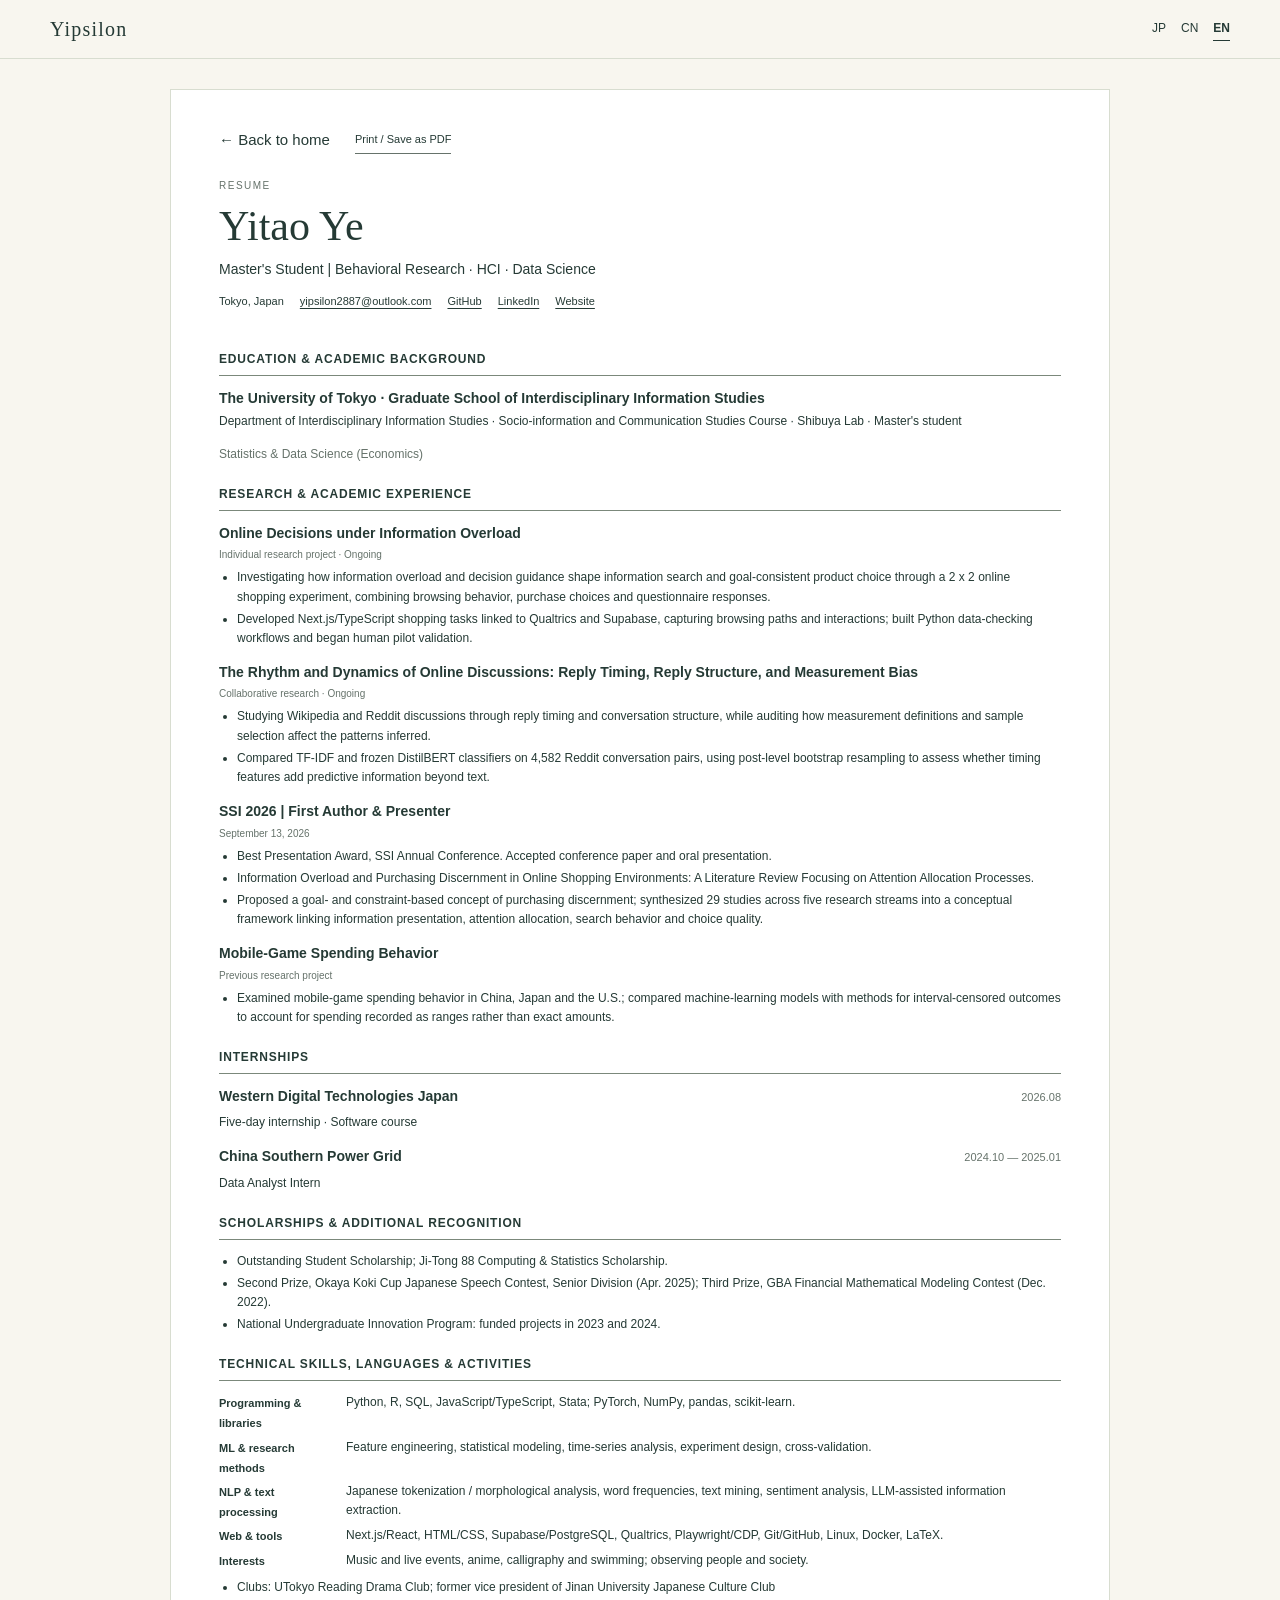
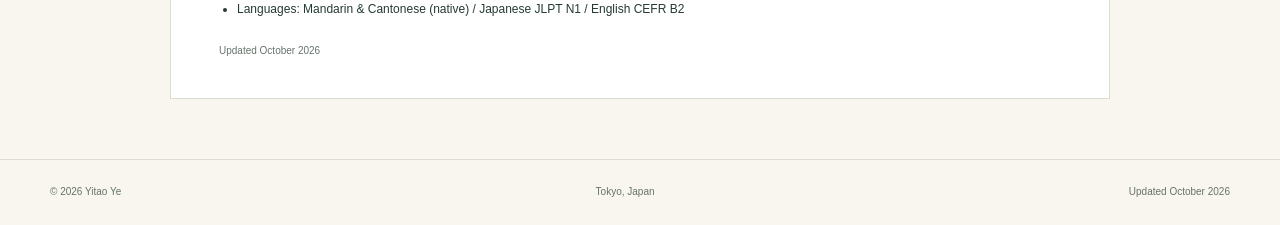
<file: en/cv/index.html>
<!doctype html>
<html lang="en"><head><meta charset="utf-8"><meta name="viewport" content="width=device-width,initial-scale=1"><title>Profile &amp; CV | Yitao Ye | The University of Tokyo | Behavioral Research &amp; HCI</title><meta name="description" content="Yitao Ye is a graduate student at the University of Tokyo, studying behavior and decisions, communication networks, and perceptual interaction through data science and experimental systems."><meta name="theme-color" content="#f8f6ef"><meta property="og:title" content="Profile &amp; CV | Yitao Ye | The University of Tokyo | Behavioral Research &amp; HCI"><meta property="og:description" content="Yitao Ye is a graduate student at the University of Tokyo, studying behavior and decisions, communication networks, and perceptual interaction through data science and experimental systems."><meta property="og:type" content="website"><link rel="icon" href="../../favicon.svg" type="image/svg+xml"><link rel="stylesheet" href="../../styles.css"><link rel="alternate" hreflang="ja" href="../../ja/cv/"><link rel="alternate" hreflang="zh-CN" href="../../zh/cv/"><link rel="alternate" hreflang="en" href="../../en/cv/"></head><body><a class="skip" href="#main">Skip to content</a><header><div class="wrap topbar"><a class="brand" aria-label="Yipsilon" href="../">Yipsilon</a><nav class="nav" aria-label="Navigation"><a href="../#research">Research</a><a href="../#experience">Experience</a><a href="../#about">About</a><a href="../#contact">Contact</a></nav><nav class="langs" aria-label="Language"><a href="../../ja/cv/" lang="ja" data-language="ja">JP</a><a href="../../zh/cv/" lang="zh-CN" data-language="zh">CN</a><a href="../../en/cv/" lang="en" data-language="en" aria-current="page">EN</a></nav></div></header><main id="main" class="wrap resume-wrap"><article class="cv-section resume-sheet"><div class="cv-actions"><a href="../">&#8592; Back to home</a><button class="cv-button" id="print">Print / Save as PDF</button></div><div class="resume-heading"><p class="resume-kicker">Resume</p><h1>Yitao Ye</h1><p class="resume-subtitle">Master&#x27;s Student | Behavioral Research · HCI · Data Science</p><div class="resume-contacts"><span>Tokyo, Japan</span><a href="mailto:yipsilon2887@outlook.com">yipsilon2887@outlook.com</a><a href="https://github.com/yipsilon2887">GitHub</a><a href="https://www.linkedin.com/in/yitao-ye-24138a41a/">LinkedIn</a><a href="../">Website</a></div></div>
      <section class="resume-section"><h2>Education &amp; Academic Background</h2><article class="resume-entry"><h3>The University of Tokyo · Graduate School of Interdisciplinary Information Studies</h3><p>Department of Interdisciplinary Information Studies · Socio-information and Communication Studies Course · Shibuya Lab · Master&#x27;s student</p></article><p class="resume-background">Statistics &amp; Data Science (Economics)</p></section>
      <section class="resume-section"><h2>Research &amp; Academic Experience</h2><article class="resume-entry"><h3>Online Decisions under Information Overload</h3><p class="resume-meta">Individual research project · Ongoing</p><ul><li>Investigating how information overload and decision guidance shape information search and goal-consistent product choice through a 2 x 2 online shopping experiment, combining browsing behavior, purchase choices and questionnaire responses.</li><li>Developed Next.js/TypeScript shopping tasks linked to Qualtrics and Supabase, capturing browsing paths and interactions; built Python data-checking workflows and began human pilot validation.</li></ul></article><article class="resume-entry"><h3>The Rhythm and Dynamics of Online Discussions: Reply Timing, Reply Structure, and Measurement Bias</h3><p class="resume-meta">Collaborative research · Ongoing</p><ul><li>Studying Wikipedia and Reddit discussions through reply timing and conversation structure, while auditing how measurement definitions and sample selection affect the patterns inferred.</li><li>Compared TF-IDF and frozen DistilBERT classifiers on 4,582 Reddit conversation pairs, using post-level bootstrap resampling to assess whether timing features add predictive information beyond text.</li></ul></article><article class="resume-entry"><h3>SSI 2026 | First Author &amp; Presenter</h3><p class="resume-meta">September 13, 2026</p><ul><li>Best Presentation Award, SSI Annual Conference. Accepted conference paper and oral presentation.</li><li>Information Overload and Purchasing Discernment in Online Shopping Environments: A Literature Review Focusing on Attention Allocation Processes.</li><li>Proposed a goal- and constraint-based concept of purchasing discernment; synthesized 29 studies across five research streams into a conceptual framework linking information presentation, attention allocation, search behavior and choice quality.</li></ul></article><article class="resume-entry"><h3>Mobile-Game Spending Behavior</h3><p class="resume-meta">Previous research project</p><ul><li>Examined mobile-game spending behavior in China, Japan and the U.S.; compared machine-learning models with methods for interval-censored outcomes to account for spending recorded as ranges rather than exact amounts.</li></ul></article></section>
      <section class="resume-section"><h2>Internships</h2><article class="resume-entry"><div class="resume-row"><h3>Western Digital Technologies Japan</h3><span class="resume-date">2026.08</span></div><p>Five-day internship · Software course</p></article><article class="resume-entry"><div class="resume-row"><h3>China Southern Power Grid</h3><span class="resume-date">2024.10 — 2025.01</span></div><p>Data Analyst Intern</p></article></section>
      <section class="resume-section"><h2>Scholarships &amp; Additional Recognition</h2><ul><li>Outstanding Student Scholarship; Ji-Tong 88 Computing &amp; Statistics Scholarship.</li><li>Second Prize, Okaya Koki Cup Japanese Speech Contest, Senior Division (Apr. 2025); Third Prize, GBA Financial Mathematical Modeling Contest (Dec. 2022).</li><li>National Undergraduate Innovation Program: funded projects in 2023 and 2024.</li></ul></section>
      <section class="resume-section"><h2>Technical Skills, Languages &amp; Activities</h2><dl class="resume-skills"><div><dt>Programming &amp; libraries</dt><dd>Python, R, SQL, JavaScript/TypeScript, Stata; PyTorch, NumPy, pandas, scikit-learn.</dd></div><div><dt>ML &amp; research methods</dt><dd>Feature engineering, statistical modeling, time-series analysis, experiment design, cross-validation.</dd></div><div><dt>NLP &amp; text processing</dt><dd>Japanese tokenization / morphological analysis, word frequencies, text mining, sentiment analysis, LLM-assisted information extraction.</dd></div><div><dt>Web &amp; tools</dt><dd>Next.js/React, HTML/CSS, Supabase/PostgreSQL, Qualtrics, Playwright/CDP, Git/GitHub, Linux, Docker, LaTeX.</dd></div><div><dt>Interests</dt><dd>Music and live events, anime, calligraphy and swimming; observing people and society.</dd></div></dl><ul><li>Clubs: UTokyo Reading Drama Club; former vice president of Jinan University Japanese Culture Club</li><li>Languages: Mandarin &amp; Cantonese (native) / Japanese JLPT N1 / English CEFR B2</li></ul></section>
      <p class="resume-updated">Updated October 2026</p></article></main><footer><div class="wrap footer-inner"><span>&copy; 2026 Yitao Ye</span><span>Tokyo, Japan</span><span>Updated October 2026</span></div></footer><script type="application/json" id="language-pages">{"ja/":"\u003c!doctype html>\n\u003chtml lang=\"ja\">\u003chead>\u003cmeta charset=\"utf-8\">\u003cmeta name=\"viewport\" content=\"width=device-width,initial-scale=1\">\u003ctitle>叶毅陶 | 東京大学 | 行動研究・HCI\u003c/title>\u003cmeta name=\"description\" content=\"叶毅陶の個人サイト。東京大学大学院で、データサイエンスを基盤に行動・意思決定、コミュニケーションのネットワーク、知覚とインタラクションを研究しています。\">\u003cmeta name=\"theme-color\" content=\"#f8f6ef\">\u003cmeta property=\"og:title\" content=\"叶毅陶 | 東京大学 | 行動研究・HCI\">\u003cmeta property=\"og:description\" content=\"叶毅陶の個人サイト。東京大学大学院で、データサイエンスを基盤に行動・意思決定、コミュニケーションのネットワーク、知覚とインタラクションを研究しています。\">\u003cmeta property=\"og:type\" content=\"website\">\u003clink rel=\"icon\" href=\"../favicon.svg\" type=\"image/svg+xml\">\u003clink rel=\"stylesheet\" href=\"../styles.css\">\u003clink rel=\"alternate\" hreflang=\"ja\" href=\"../ja/\">\u003clink rel=\"alternate\" hreflang=\"zh-CN\" href=\"../zh/\">\u003clink rel=\"alternate\" hreflang=\"en\" href=\"../en/\">\u003c/head>\u003cbody>\u003ca class=\"skip\" href=\"#main\">本文へ\u003c/a>\u003cheader>\u003cdiv class=\"wrap topbar\">\u003ca class=\"brand\" aria-label=\"イプシロン\" href=\"./\">イプシロン\u003c/a>\u003cnav class=\"nav\" aria-label=\"Navigation\">\u003ca href=\"#research\">研究\u003c/a>\u003ca href=\"#experience\">経験\u003c/a>\u003ca href=\"#about\">私について\u003c/a>\u003ca href=\"#contact\">連絡\u003c/a>\u003c/nav>\u003cnav class=\"langs\" aria-label=\"Language\">\u003ca href=\"../ja/\" lang=\"ja\" data-language=\"ja\" aria-current=\"page\">JP\u003c/a>\u003ca href=\"../zh/\" lang=\"zh-CN\" data-language=\"zh\">CN\u003c/a>\u003ca href=\"../en/\" lang=\"en\" data-language=\"en\">EN\u003c/a>\u003c/nav>\u003c/div>\u003c/header>\u003cmain id=\"main\" class=\"wrap profile-layout\">\n      \u003caside class=\"profile-side\">\u003cdiv class=\"profile-art profile-photo\">\u003ca href=\"../portrait.jpg\">\u003cimg src=\"../portrait.jpg\" alt=\"叶毅陶の写真\" width=\"3024\" height=\"4032\" fetchpriority=\"high\">\u003c/a>\u003c/div>\u003cdiv class=\"social-links\" id=\"contact\">\u003ca href=\"https://www.linkedin.com/in/yitao-ye-24138a41a/\" aria-label=\"LinkedIn\" target=\"_blank\" rel=\"noopener noreferrer\">\u003csvg viewBox=\"0 0 24 24\" aria-hidden=\"true\">\u003crect x=\"2\" y=\"2\" width=\"20\" height=\"20\" rx=\"2\" fill=\"currentColor\"/>\u003ctext x=\"5\" y=\"18\" fill=\"var(--paper)\" font-family=\"Arial,sans-serif\" font-weight=\"700\" font-size=\"16\">in\u003c/text>\u003c/svg>\u003cspan>LinkedIn\u003c/span>\u003c/a>\u003ca href=\"https://x.com/Yipsilon2887\" aria-label=\"X\" target=\"_blank\" rel=\"noopener noreferrer\">\u003csvg viewBox=\"0 0 24 24\" aria-hidden=\"true\">\u003cpath fill=\"currentColor\" d=\"M18.9 2H22l-6.8 7.8L23.2 22h-6.3l-4.9-6.5L6.3 22H3.2l7.3-8.4L.8 2h6.5l4.4 5.8L16.8 2h2.1ZM17.8 20h1.8L6.3 4H4.4l13.4 16Z\"/>\u003c/svg>\u003cspan>X\u003c/span>\u003c/a>\u003ca href=\"https://github.com/yipsilon2887\" aria-label=\"GitHub\" target=\"_blank\" rel=\"noopener noreferrer\">\u003csvg viewBox=\"0 0 24 24\" aria-hidden=\"true\">\u003cpath fill=\"currentColor\" d=\"M12 .3a12 12 0 0 0-3.8 23.4c.6.1.8-.3.8-.6v-2.3c-3.4.7-4.1-1.4-4.1-1.4-.5-1.4-1.3-1.8-1.3-1.8-1.1-.7.1-.7.1-.7 1.2.1 1.8 1.3 1.8 1.3 1 1.8 2.8 1.3 3.5 1 .1-.8.4-1.3.8-1.6-2.7-.3-5.5-1.4-5.5-6a4.7 4.7 0 0 1 1.2-3.2c-.1-.3-.5-1.6.1-3.2 0 0 1-.3 3.3 1.2a11.4 11.4 0 0 1 6 0c2.3-1.5 3.3-1.2 3.3-1.2.6 1.6.2 2.9.1 3.2a4.7 4.7 0 0 1 1.2 3.2c0 4.6-2.8 5.7-5.5 6 .4.4.8 1.1.8 2.2v3.3c0 .3.2.7.8.6A12 12 0 0 0 12 .3Z\"/>\u003c/svg>\u003cspan>GitHub\u003c/span>\u003c/a>\u003ca href=\"mailto:yipsilon2887@outlook.com\" aria-label=\"メール\">\u003csvg viewBox=\"0 0 24 24\" aria-hidden=\"true\">\u003cg fill=\"none\" stroke=\"currentColor\" stroke-width=\"1.6\" stroke-linejoin=\"round\">\u003crect x=\"2\" y=\"4\" width=\"20\" height=\"16\" rx=\"2\"/>\u003cpath d=\"m3 5 9 8 9-8\"/>\u003c/g>\u003c/svg>\u003cspan>メール\u003c/span>\u003c/a>\u003c/div>\u003ca class=\"side-cv\" href=\"cv/\">経歴を見る \u003cspan aria-hidden=\"true\">&#8594;\u003c/span>\u003c/a>\u003cp class=\"location\">TOKYO, JAPAN\u003c/p>\u003c/aside>\n      \u003cdiv class=\"profile-main\">\u003csection class=\"intro\">\u003cp class=\"affiliation\">東京大学 学際情報学専攻 / 澁谷研究室\u003c/p>\u003ch1 aria-label=\"叶毅陶\">\u003cspan>叶\u003c/span>\u003cspan class=\"name-given\">毅陶\u003c/span>\u003c/h1>\u003ch2>行動研究・HCI\u003cbr>意思決定・人と情報のインタラクション\u003c/h2>\u003cp class=\"bio\">データサイエンスを基盤に、人の行動と意思決定、コミュニケーションのネットワーク、知覚とインタラクションを研究し、実験システムの開発にも取り組んでいます。現在は東京大学大学院学際情報学府の修士課程で、社会情報学コース・澁谷研究室に所属しています。\u003c/p>\u003cdiv class=\"identity-strip\">\u003cdiv>\u003cspan class=\"label\">現在\u003c/span>\u003cp>東京大学大学院 · 社会情報学コース / 澁谷研究室\u003c/p>\u003c/div>\u003cdiv>\u003cspan class=\"label\">専門\u003c/span>\u003cp>統計・データサイエンス（経済分野）\u003c/p>\u003c/div>\u003cdiv>\u003cspan class=\"label\">スキル\u003c/span>\u003cp>Python / R / SQL / JavaScript\u003c/p>\u003c/div>\u003c/div>\u003c/section>\n      \u003cdiv class=\"topic-layout\">\u003cnav class=\"topic-nav\" aria-label=\"主な内容 / 01—04\">\u003cp>主な内容 / 01—04\u003c/p>\u003cdiv role=\"tablist\" aria-label=\"主な内容 / 01—04\">\u003ca role=\"tab\" id=\"tab-research\" aria-controls=\"research\" aria-selected=\"true\" href=\"#research\">\u003cspan class=\"tab-no\">01\u003c/span>\u003cspan>\u003cstrong>研究\u003c/strong>\u003csmall>行動研究・HCI\u003c/small>\u003c/span>\u003c/a>\u003ca role=\"tab\" id=\"tab-recognition\" aria-controls=\"recognition\" aria-selected=\"false\" href=\"#recognition\">\u003cspan class=\"tab-no\">02\u003c/span>\u003cspan>\u003cstrong>発表・受賞\u003c/strong>\u003csmall>社会情報学会\u003c/small>\u003c/span>\u003c/a>\u003ca role=\"tab\" id=\"tab-experience\" aria-controls=\"experience\" aria-selected=\"false\" href=\"#experience\">\u003cspan class=\"tab-no\">03\u003c/span>\u003cspan>\u003cstrong>インターン\u003c/strong>\u003csmall>WDTJ・南方電網\u003c/small>\u003c/span>\u003c/a>\u003ca role=\"tab\" id=\"tab-about\" aria-controls=\"about\" aria-selected=\"false\" href=\"#about\">\u003cspan class=\"tab-no\">04\u003c/span>\u003cspan>\u003cstrong>趣味・関心\u003c/strong>\u003csmall>音楽・アニメ・人とのつながり\u003c/small>\u003c/span>\u003c/a>\u003c/div>\u003c/nav>\u003cdiv class=\"panels\">\n      \u003csection class=\"topic-panel\" id=\"research\" role=\"tabpanel\" aria-labelledby=\"tab-research\">\u003cspan class=\"eyebrow\">研究 / 01\u003c/span>\u003carticle class=\"project\" id=\"web-track\">\u003ch3>情報過負荷下のユーザーの意思決定と心理メカニズム\u003c/h3>\u003cp>情報量と購買リテラシーへの介入が、商品の比較・選択にどう関わるかを、意思決定過程と心理メカニズムに着目して研究しています。模擬ECサイトと質問紙をつないだ実験環境を開発し、パイロット実験を準備中です。\u003c/p>\u003cspan class=\"status\">2025年5月 - 現在 · 実験システム構築・パイロット準備\u003c/span>\u003c/article>\u003carticle class=\"project\" id=\"sociophysics\">\u003ch3>オンライン議論のリズムと展開：返信時間・構造・測定バイアス\u003c/h3>\u003cp>WikipediaやRedditの対話データを用い、返信タイミング、返信構造、測定バイアスからオンライン議論のリズムと展開を調べています。データと測定方法を検証しながら、時間モデルを探索しています。\u003c/p>\u003cspan class=\"status\">2026年9月 - 現在 · データ・測定検証／モデル探索\u003c/span>\u003c/article>\u003carticle class=\"project\" id=\"human-augmentation\">\u003ch3>触覚と聴覚で捉える、見えない内部状態\u003c/h3>\u003cp>触れる、たたく、揺らすことで生じる音や振動から、物体の内部状態を知覚する方法を考えています。チームプロジェクトとして、現在は初期段階にあります。\u003c/p>\u003cspan class=\"status\">2026年10月 - 現在 · 授業プロジェクト・構想段階\u003c/span>\u003c/article>\u003c/section>\n      \u003csection class=\"topic-panel\" id=\"recognition\" role=\"tabpanel\" aria-labelledby=\"tab-recognition\">\u003cspan class=\"eyebrow\">発表・受賞 / 02\u003c/span>\u003ch2>2026年9月13日 · 社会情報学会 研究発表優秀賞\u003c/h2>\u003cp>「オンライン購買環境における情報過負荷と購買識別力：注意配分過程に着目した先行研究レビュー」— 口頭発表\u003c/p>\u003c/section>\n      \u003csection class=\"topic-panel\" id=\"experience\" role=\"tabpanel\" aria-labelledby=\"tab-experience\">\u003cspan class=\"eyebrow\">インターンシップ / 03\u003c/span>\u003ch2>インターンシップ\u003c/h2>\u003carticle class=\"internship\">\u003cspan class=\"date\">2026.08\u003c/span>\u003cdiv>\u003ch3>Western Digital Technologies Japan\u003c/h3>\u003cp>5日間インターンシップ · ソフトウェアコース\u003c/p>\u003c/div>\u003c/article>\u003carticle class=\"internship\">\u003cspan class=\"date\">2024.10 — 2025.01\u003c/span>\u003cdiv>\u003ch3>中国南方電網\u003c/h3>\u003cp>データ分析インターン\u003c/p>\u003c/div>\u003c/article>\u003c/section>\n      \u003csection class=\"topic-panel\" id=\"about\" role=\"tabpanel\" aria-labelledby=\"tab-about\">\u003cspan class=\"eyebrow\">趣味・関心 / 04\u003c/span>\u003ch2>音楽・サブカルチャー・日々の探索\u003c/h2>\u003cul>\u003cli>好きな音楽：昭和歌謡、J-POP、City Pop、アニソン\u003c/li>\u003cli>アーティスト：宇多田ヒカル、水樹奈々、LiSA、田村ゆかり、中島由貴、水瀬いのり、藍井エイル、May&#x27;n、East Of Eden、BanG Dream!\u003c/li>\u003cli>その他の関心：ガジェット、アニメ、ゲーム、ロボット、声優、情報強者、ニュース、人間・社会観察\u003c/li>\u003cli>日々の楽しみ：聖地巡礼、スタンプラリー、アニメ関連イベント\u003c/li>\u003cli>特技：水泳（泳力検定1級相当）、書道\u003c/li>\u003cli>サークル：東京大学朗読劇研究会 ／ 暨南大学日本語サークル 元副会長\u003c/li>\u003cli>語学：中国語・広東語（母語）／ 日本語 JLPT N1 ／ 英語 CEFR B2\u003c/li>\u003c/ul>\u003c/section>\n      \u003c/div>\u003c/div>\u003c/div>\n    \u003c/main>\u003cfooter>\u003cdiv class=\"wrap footer-inner\">\u003cspan>&copy; 2026 叶毅陶\u003c/span>\u003cspan>Tokyo, Japan\u003c/span>\u003cspan>更新：2026年10月\u003c/span>\u003c/div>\u003c/footer>\u003cscript src=\"../site.js\" defer>\u003c/script>\u003c/body>\u003c/html>","zh/":"\u003c!doctype html>\n\u003chtml lang=\"zh-CN\">\u003chead>\u003cmeta charset=\"utf-8\">\u003cmeta name=\"viewport\" content=\"width=device-width,initial-scale=1\">\u003ctitle>叶毅陶 | 东京大学 | 行为研究与HCI\u003c/title>\u003cmeta name=\"description\" content=\"叶毅陶的个人主页：东京大学研究生，以数据科学为基础，关注行为决策、交流网络与感知交互，兼具实验系统和软件开发经历。\">\u003cmeta name=\"theme-color\" content=\"#f8f6ef\">\u003cmeta property=\"og:title\" content=\"叶毅陶 | 东京大学 | 行为研究与HCI\">\u003cmeta property=\"og:description\" content=\"叶毅陶的个人主页：东京大学研究生，以数据科学为基础，关注行为决策、交流网络与感知交互，兼具实验系统和软件开发经历。\">\u003cmeta property=\"og:type\" content=\"website\">\u003clink rel=\"icon\" href=\"../favicon.svg\" type=\"image/svg+xml\">\u003clink rel=\"stylesheet\" href=\"../styles.css\">\u003clink rel=\"alternate\" hreflang=\"ja\" href=\"../ja/\">\u003clink rel=\"alternate\" hreflang=\"zh-CN\" href=\"../zh/\">\u003clink rel=\"alternate\" hreflang=\"en\" href=\"../en/\">\u003c/head>\u003cbody>\u003ca class=\"skip\" href=\"#main\">跳至正文\u003c/a>\u003cheader>\u003cdiv class=\"wrap topbar\">\u003ca class=\"brand\" aria-label=\"Yipsilon\" href=\"./\">Yipsilon\u003c/a>\u003cnav class=\"nav\" aria-label=\"Navigation\">\u003ca href=\"#research\">研究\u003c/a>\u003ca href=\"#experience\">经历\u003c/a>\u003ca href=\"#about\">关于我\u003c/a>\u003ca href=\"#contact\">联系\u003c/a>\u003c/nav>\u003cnav class=\"langs\" aria-label=\"Language\">\u003ca href=\"../ja/\" lang=\"ja\" data-language=\"ja\">JP\u003c/a>\u003ca href=\"../zh/\" lang=\"zh-CN\" data-language=\"zh\" aria-current=\"page\">CN\u003c/a>\u003ca href=\"../en/\" lang=\"en\" data-language=\"en\">EN\u003c/a>\u003c/nav>\u003c/div>\u003c/header>\u003cmain id=\"main\" class=\"wrap profile-layout\">\n      \u003caside class=\"profile-side\">\u003cdiv class=\"profile-art profile-photo\">\u003ca href=\"../portrait.jpg\">\u003cimg src=\"../portrait.jpg\" alt=\"叶毅陶的照片\" width=\"3024\" height=\"4032\" fetchpriority=\"high\">\u003c/a>\u003c/div>\u003cdiv class=\"social-links\" id=\"contact\">\u003ca href=\"https://www.linkedin.com/in/yitao-ye-24138a41a/\" aria-label=\"LinkedIn\" target=\"_blank\" rel=\"noopener noreferrer\">\u003csvg viewBox=\"0 0 24 24\" aria-hidden=\"true\">\u003crect x=\"2\" y=\"2\" width=\"20\" height=\"20\" rx=\"2\" fill=\"currentColor\"/>\u003ctext x=\"5\" y=\"18\" fill=\"var(--paper)\" font-family=\"Arial,sans-serif\" font-weight=\"700\" font-size=\"16\">in\u003c/text>\u003c/svg>\u003cspan>LinkedIn\u003c/span>\u003c/a>\u003ca href=\"https://x.com/Yipsilon2887\" aria-label=\"X\" target=\"_blank\" rel=\"noopener noreferrer\">\u003csvg viewBox=\"0 0 24 24\" aria-hidden=\"true\">\u003cpath fill=\"currentColor\" d=\"M18.9 2H22l-6.8 7.8L23.2 22h-6.3l-4.9-6.5L6.3 22H3.2l7.3-8.4L.8 2h6.5l4.4 5.8L16.8 2h2.1ZM17.8 20h1.8L6.3 4H4.4l13.4 16Z\"/>\u003c/svg>\u003cspan>X\u003c/span>\u003c/a>\u003ca href=\"https://github.com/yipsilon2887\" aria-label=\"GitHub\" target=\"_blank\" rel=\"noopener noreferrer\">\u003csvg viewBox=\"0 0 24 24\" aria-hidden=\"true\">\u003cpath fill=\"currentColor\" d=\"M12 .3a12 12 0 0 0-3.8 23.4c.6.1.8-.3.8-.6v-2.3c-3.4.7-4.1-1.4-4.1-1.4-.5-1.4-1.3-1.8-1.3-1.8-1.1-.7.1-.7.1-.7 1.2.1 1.8 1.3 1.8 1.3 1 1.8 2.8 1.3 3.5 1 .1-.8.4-1.3.8-1.6-2.7-.3-5.5-1.4-5.5-6a4.7 4.7 0 0 1 1.2-3.2c-.1-.3-.5-1.6.1-3.2 0 0 1-.3 3.3 1.2a11.4 11.4 0 0 1 6 0c2.3-1.5 3.3-1.2 3.3-1.2.6 1.6.2 2.9.1 3.2a4.7 4.7 0 0 1 1.2 3.2c0 4.6-2.8 5.7-5.5 6 .4.4.8 1.1.8 2.2v3.3c0 .3.2.7.8.6A12 12 0 0 0 12 .3Z\"/>\u003c/svg>\u003cspan>GitHub\u003c/span>\u003c/a>\u003ca href=\"mailto:yipsilon2887@outlook.com\" aria-label=\"邮箱\">\u003csvg viewBox=\"0 0 24 24\" aria-hidden=\"true\">\u003cg fill=\"none\" stroke=\"currentColor\" stroke-width=\"1.6\" stroke-linejoin=\"round\">\u003crect x=\"2\" y=\"4\" width=\"20\" height=\"16\" rx=\"2\"/>\u003cpath d=\"m3 5 9 8 9-8\"/>\u003c/g>\u003c/svg>\u003cspan>邮箱\u003c/span>\u003c/a>\u003c/div>\u003ca class=\"side-cv\" href=\"cv/\">查看履历 \u003cspan aria-hidden=\"true\">&#8594;\u003c/span>\u003c/a>\u003cp class=\"location\">TOKYO, JAPAN\u003c/p>\u003c/aside>\n      \u003cdiv class=\"profile-main\">\u003csection class=\"intro\">\u003cp class=\"affiliation\">东京大学 学际情报学专攻 / 澁谷研究室\u003c/p>\u003ch1 aria-label=\"叶毅陶\">\u003cspan>叶\u003c/span>\u003cspan class=\"name-given\">毅陶\u003c/span>\u003c/h1>\u003ch2>行为研究・HCI\u003cbr>行为决策&amp;人与信息的交互\u003c/h2>\u003cp class=\"bio\">以数据科学为基础，关注人的行为与决策、交流网络及感知交互，并开发用于研究的实验系统。目前在东京大学大学院学际情报学府攻读硕士，所属社会情报学课程澁谷研究室。\u003c/p>\u003cdiv class=\"identity-strip\">\u003cdiv>\u003cspan class=\"label\">目前\u003c/span>\u003cp>东京大学大学院 · 社会情报学课程 / 澁谷研究室\u003c/p>\u003c/div>\u003cdiv>\u003cspan class=\"label\">背景\u003c/span>\u003cp>统计与数据科学（经济领域）\u003c/p>\u003c/div>\u003cdiv>\u003cspan class=\"label\">技能\u003c/span>\u003cp>Python / R / SQL / JavaScript\u003c/p>\u003c/div>\u003c/div>\u003c/section>\n      \u003cdiv class=\"topic-layout\">\u003cnav class=\"topic-nav\" aria-label=\"主要内容 / 01—04\">\u003cp>主要内容 / 01—04\u003c/p>\u003cdiv role=\"tablist\" aria-label=\"主要内容 / 01—04\">\u003ca role=\"tab\" id=\"tab-research\" aria-controls=\"research\" aria-selected=\"true\" href=\"#research\">\u003cspan class=\"tab-no\">01\u003c/span>\u003cspan>\u003cstrong>研究\u003c/strong>\u003csmall>行为研究・HCI\u003c/small>\u003c/span>\u003c/a>\u003ca role=\"tab\" id=\"tab-recognition\" aria-controls=\"recognition\" aria-selected=\"false\" href=\"#recognition\">\u003cspan class=\"tab-no\">02\u003c/span>\u003cspan>\u003cstrong>发表与荣誉\u003c/strong>\u003csmall>社会情報学会\u003c/small>\u003c/span>\u003c/a>\u003ca role=\"tab\" id=\"tab-experience\" aria-controls=\"experience\" aria-selected=\"false\" href=\"#experience\">\u003cspan class=\"tab-no\">03\u003c/span>\u003cspan>\u003cstrong>实习经历\u003c/strong>\u003csmall>西部数据・南方电网\u003c/small>\u003c/span>\u003c/a>\u003ca role=\"tab\" id=\"tab-about\" aria-controls=\"about\" aria-selected=\"false\" href=\"#about\">\u003cspan class=\"tab-no\">04\u003c/span>\u003cspan>\u003cstrong>兴趣爱好\u003c/strong>\u003csmall>音乐・动画・人与人的联系\u003c/small>\u003c/span>\u003c/a>\u003c/div>\u003c/nav>\u003cdiv class=\"panels\">\n      \u003csection class=\"topic-panel\" id=\"research\" role=\"tabpanel\" aria-labelledby=\"tab-research\">\u003cspan class=\"eyebrow\">研究 / 01\u003c/span>\u003carticle class=\"project\" id=\"web-track\">\u003ch3>信息过载下的用户决策：行为过程与心理机制\u003c/h3>\u003cp>研究信息量与购买素养干预如何影响商品比较和选择，关注决策过程及其心理机制。正在开发连接模拟电商与问卷的实验平台，并准备真人预实验。\u003c/p>\u003cspan class=\"status\">2025年5月 - 至今 · 实验平台开发 · 预实验准备\u003c/span>\u003c/article>\u003carticle class=\"project\" id=\"sociophysics\">\u003ch3>网络讨论的互动节奏与演化：回复时间、回复结构及其测量偏差\u003c/h3>\u003cp>利用 Wikipedia 与 Reddit 对话数据，从回复时间、回复结构与测量偏差切入，研究网络讨论的互动节奏与演化。当前核查数据与测量方法，并探索时间模型。\u003c/p>\u003cspan class=\"status\">2026年9月 - 至今 · 数据与测量核查 · 模型探索\u003c/span>\u003c/article>\u003carticle class=\"project\" id=\"human-augmentation\">\u003ch3>以触觉与听觉感知不可见的内部状态\u003c/h3>\u003cp>探索通过触摸、轻敲和摇晃产生的声音与振动感知物体内部状态。作为团队项目，目前处于初期阶段。\u003c/p>\u003cspan class=\"status\">2026年10月 - 至今 · 课程团队项目 · 构想阶段\u003c/span>\u003c/article>\u003c/section>\n      \u003csection class=\"topic-panel\" id=\"recognition\" role=\"tabpanel\" aria-labelledby=\"tab-recognition\">\u003cspan class=\"eyebrow\">发表与荣誉 / 02\u003c/span>\u003ch2>2026年9月13日 · 社会情報学会「研究発表優秀賞」\u003c/h2>\u003cp>「オンライン購買環境における情報過負荷と購買識別力：注意配分過程に着目した先行研究レビュー」— 口头发表。\u003c/p>\u003c/section>\n      \u003csection class=\"topic-panel\" id=\"experience\" role=\"tabpanel\" aria-labelledby=\"tab-experience\">\u003cspan class=\"eyebrow\">实习经历 / 03\u003c/span>\u003ch2>实习经历\u003c/h2>\u003carticle class=\"internship\">\u003cspan class=\"date\">2026.08\u003c/span>\u003cdiv>\u003ch3>Western Digital Technologies Japan\u003c/h3>\u003cp>5日实习 · 软件方向\u003c/p>\u003c/div>\u003c/article>\u003carticle class=\"internship\">\u003cspan class=\"date\">2024.10 — 2025.01\u003c/span>\u003cdiv>\u003ch3>中国南方电网\u003c/h3>\u003cp>数据分析实习\u003c/p>\u003c/div>\u003c/article>\u003c/section>\n      \u003csection class=\"topic-panel\" id=\"about\" role=\"tabpanel\" aria-labelledby=\"tab-about\">\u003cspan class=\"eyebrow\">兴趣与日常 / 04\u003c/span>\u003ch2>音乐、二次元与日常探索\u003c/h2>\u003cul>\u003cli>音乐流派：昭和歌谣、J-pop、City pop、动画歌曲\u003c/li>\u003cli>音乐人：宇多田ヒカル、水樹奈々、LiSA、田村ゆかり、中島由貴、水瀬いのり、藍井エイル、May&#x27;n、East Of Eden、BanG Dream!\u003c/li>\u003cli>其他兴趣：数码设备、动画、游戏、机器人、声优，新闻，情报强者、观察人与社会\u003c/li>\u003cli>日常活动：圣地巡礼、集章活动、动画相关活动\u003c/li>\u003cli>特长：游泳（中国国家三级运动员水平）、书法\u003c/li>\u003cli>社团：东京大学朗读剧研究会 ／ 暨南大学日语社前副会长\u003c/li>\u003cli>语言：普通话、粤语（母语）／ 日语 JLPT N1 ／ 英语 CEFR B2\u003c/li>\u003c/ul>\u003c/section>\n      \u003c/div>\u003c/div>\u003c/div>\n    \u003c/main>\u003cfooter>\u003cdiv class=\"wrap footer-inner\">\u003cspan>&copy; 2026 叶毅陶\u003c/span>\u003cspan>Tokyo, Japan\u003c/span>\u003cspan>更新于2026年10月\u003c/span>\u003c/div>\u003c/footer>\u003cscript src=\"../site.js\" defer>\u003c/script>\u003c/body>\u003c/html>","en/":"\u003c!doctype html>\n\u003chtml lang=\"en\">\u003chead>\u003cmeta charset=\"utf-8\">\u003cmeta name=\"viewport\" content=\"width=device-width,initial-scale=1\">\u003ctitle>Yitao Ye | The University of Tokyo | Behavioral Research &amp; HCI\u003c/title>\u003cmeta name=\"description\" content=\"Yitao Ye is a graduate student at the University of Tokyo, studying behavior and decisions, communication networks, and perceptual interaction through data science and experimental systems.\">\u003cmeta name=\"theme-color\" content=\"#f8f6ef\">\u003cmeta property=\"og:title\" content=\"Yitao Ye | The University of Tokyo | Behavioral Research &amp; HCI\">\u003cmeta property=\"og:description\" content=\"Yitao Ye is a graduate student at the University of Tokyo, studying behavior and decisions, communication networks, and perceptual interaction through data science and experimental systems.\">\u003cmeta property=\"og:type\" content=\"website\">\u003clink rel=\"icon\" href=\"../favicon.svg\" type=\"image/svg+xml\">\u003clink rel=\"stylesheet\" href=\"../styles.css\">\u003clink rel=\"alternate\" hreflang=\"ja\" href=\"../ja/\">\u003clink rel=\"alternate\" hreflang=\"zh-CN\" href=\"../zh/\">\u003clink rel=\"alternate\" hreflang=\"en\" href=\"../en/\">\u003c/head>\u003cbody>\u003ca class=\"skip\" href=\"#main\">Skip to content\u003c/a>\u003cheader>\u003cdiv class=\"wrap topbar\">\u003ca class=\"brand\" aria-label=\"Yipsilon\" href=\"./\">Yipsilon\u003c/a>\u003cnav class=\"nav\" aria-label=\"Navigation\">\u003ca href=\"#research\">Research\u003c/a>\u003ca href=\"#experience\">Experience\u003c/a>\u003ca href=\"#about\">About\u003c/a>\u003ca href=\"#contact\">Contact\u003c/a>\u003c/nav>\u003cnav class=\"langs\" aria-label=\"Language\">\u003ca href=\"../ja/\" lang=\"ja\" data-language=\"ja\">JP\u003c/a>\u003ca href=\"../zh/\" lang=\"zh-CN\" data-language=\"zh\">CN\u003c/a>\u003ca href=\"../en/\" lang=\"en\" data-language=\"en\" aria-current=\"page\">EN\u003c/a>\u003c/nav>\u003c/div>\u003c/header>\u003cmain id=\"main\" class=\"wrap profile-layout\">\n      \u003caside class=\"profile-side\">\u003cdiv class=\"profile-art profile-photo\">\u003ca href=\"../portrait.jpg\">\u003cimg src=\"../portrait.jpg\" alt=\"Portrait of Yitao Ye\" width=\"3024\" height=\"4032\" fetchpriority=\"high\">\u003c/a>\u003c/div>\u003cdiv class=\"social-links\" id=\"contact\">\u003ca href=\"https://www.linkedin.com/in/yitao-ye-24138a41a/\" aria-label=\"LinkedIn\" target=\"_blank\" rel=\"noopener noreferrer\">\u003csvg viewBox=\"0 0 24 24\" aria-hidden=\"true\">\u003crect x=\"2\" y=\"2\" width=\"20\" height=\"20\" rx=\"2\" fill=\"currentColor\"/>\u003ctext x=\"5\" y=\"18\" fill=\"var(--paper)\" font-family=\"Arial,sans-serif\" font-weight=\"700\" font-size=\"16\">in\u003c/text>\u003c/svg>\u003cspan>LinkedIn\u003c/span>\u003c/a>\u003ca href=\"https://x.com/Yipsilon2887\" aria-label=\"X\" target=\"_blank\" rel=\"noopener noreferrer\">\u003csvg viewBox=\"0 0 24 24\" aria-hidden=\"true\">\u003cpath fill=\"currentColor\" d=\"M18.9 2H22l-6.8 7.8L23.2 22h-6.3l-4.9-6.5L6.3 22H3.2l7.3-8.4L.8 2h6.5l4.4 5.8L16.8 2h2.1ZM17.8 20h1.8L6.3 4H4.4l13.4 16Z\"/>\u003c/svg>\u003cspan>X\u003c/span>\u003c/a>\u003ca href=\"https://github.com/yipsilon2887\" aria-label=\"GitHub\" target=\"_blank\" rel=\"noopener noreferrer\">\u003csvg viewBox=\"0 0 24 24\" aria-hidden=\"true\">\u003cpath fill=\"currentColor\" d=\"M12 .3a12 12 0 0 0-3.8 23.4c.6.1.8-.3.8-.6v-2.3c-3.4.7-4.1-1.4-4.1-1.4-.5-1.4-1.3-1.8-1.3-1.8-1.1-.7.1-.7.1-.7 1.2.1 1.8 1.3 1.8 1.3 1 1.8 2.8 1.3 3.5 1 .1-.8.4-1.3.8-1.6-2.7-.3-5.5-1.4-5.5-6a4.7 4.7 0 0 1 1.2-3.2c-.1-.3-.5-1.6.1-3.2 0 0 1-.3 3.3 1.2a11.4 11.4 0 0 1 6 0c2.3-1.5 3.3-1.2 3.3-1.2.6 1.6.2 2.9.1 3.2a4.7 4.7 0 0 1 1.2 3.2c0 4.6-2.8 5.7-5.5 6 .4.4.8 1.1.8 2.2v3.3c0 .3.2.7.8.6A12 12 0 0 0 12 .3Z\"/>\u003c/svg>\u003cspan>GitHub\u003c/span>\u003c/a>\u003ca href=\"mailto:yipsilon2887@outlook.com\" aria-label=\"Email\">\u003csvg viewBox=\"0 0 24 24\" aria-hidden=\"true\">\u003cg fill=\"none\" stroke=\"currentColor\" stroke-width=\"1.6\" stroke-linejoin=\"round\">\u003crect x=\"2\" y=\"4\" width=\"20\" height=\"16\" rx=\"2\"/>\u003cpath d=\"m3 5 9 8 9-8\"/>\u003c/g>\u003c/svg>\u003cspan>Email\u003c/span>\u003c/a>\u003c/div>\u003ca class=\"side-cv\" href=\"cv/\">View CV \u003cspan aria-hidden=\"true\">&#8594;\u003c/span>\u003c/a>\u003cp class=\"location\">TOKYO, JAPAN\u003c/p>\u003c/aside>\n      \u003cdiv class=\"profile-main\">\u003csection class=\"intro\">\u003cp class=\"affiliation\">The University of Tokyo · Interdisciplinary Information Studies / Shibuya Lab\u003c/p>\u003ch1 aria-label=\"Yitao Ye\">Yitao Ye\u003c/h1>\u003ch2>Behavioral Research &amp; HCI\u003cbr>Behavioral decisions &amp; human–information interaction\u003c/h2>\u003cp class=\"bio\">Grounded in data science, I study human behavior and decisions, communication networks, and perceptual interaction, while developing experimental systems for research. I am currently a master&#x27;s student at the University of Tokyo&#x27;s Graduate School of Interdisciplinary Information Studies, in the Socio-information and Communication Studies Course Shibuya Lab.\u003c/p>\u003cdiv class=\"identity-strip\">\u003cdiv>\u003cspan class=\"label\">CURRENT\u003c/span>\u003cp>The University of Tokyo · Socio-information and Communication Studies Course / Shibuya Lab\u003c/p>\u003c/div>\u003cdiv>\u003cspan class=\"label\">BACKGROUND\u003c/span>\u003cp>Statistics &amp; Data Science (Economics)\u003c/p>\u003c/div>\u003cdiv>\u003cspan class=\"label\">SKILLS\u003c/span>\u003cp>Python / R / SQL / JavaScript\u003c/p>\u003c/div>\u003c/div>\u003c/section>\n      \u003cdiv class=\"topic-layout\">\u003cnav class=\"topic-nav\" aria-label=\"Explore / 01—04\">\u003cp>Explore / 01—04\u003c/p>\u003cdiv role=\"tablist\" aria-label=\"Explore / 01—04\">\u003ca role=\"tab\" id=\"tab-research\" aria-controls=\"research\" aria-selected=\"true\" href=\"#research\">\u003cspan class=\"tab-no\">01\u003c/span>\u003cspan>\u003cstrong>Research\u003c/strong>\u003csmall>Behavioral Research · HCI\u003c/small>\u003c/span>\u003c/a>\u003ca role=\"tab\" id=\"tab-recognition\" aria-controls=\"recognition\" aria-selected=\"false\" href=\"#recognition\">\u003cspan class=\"tab-no\">02\u003c/span>\u003cspan>\u003cstrong>Recognition\u003c/strong>\u003csmall>Research presentation\u003c/small>\u003c/span>\u003c/a>\u003ca role=\"tab\" id=\"tab-experience\" aria-controls=\"experience\" aria-selected=\"false\" href=\"#experience\">\u003cspan class=\"tab-no\">03\u003c/span>\u003cspan>\u003cstrong>Internships\u003c/strong>\u003csmall>WDTJ · Southern Power Grid\u003c/small>\u003c/span>\u003c/a>\u003ca role=\"tab\" id=\"tab-about\" aria-controls=\"about\" aria-selected=\"false\" href=\"#about\">\u003cspan class=\"tab-no\">04\u003c/span>\u003cspan>\u003cstrong>Interests\u003c/strong>\u003csmall>Music · Anime · Connecting with People\u003c/small>\u003c/span>\u003c/a>\u003c/div>\u003c/nav>\u003cdiv class=\"panels\">\n      \u003csection class=\"topic-panel\" id=\"research\" role=\"tabpanel\" aria-labelledby=\"tab-research\">\u003cspan class=\"eyebrow\">Research / 01\u003c/span>\u003carticle class=\"project\" id=\"web-track\">\u003ch3>User decisions under information overload: processes and psychological mechanisms\u003c/h3>\u003cp>I study how information load and purchase-literacy interventions shape product comparison and choice, focusing on decision processes and psychological mechanisms. I am developing an experimental platform connecting a simulated shopping site with questionnaires, and preparing a participant pilot.\u003c/p>\u003cspan class=\"status\">May 2025 - Present · Experimental platform · Pilot preparation\u003c/span>\u003c/article>\u003carticle class=\"project\" id=\"sociophysics\">\u003ch3>The Rhythm and Dynamics of Online Discussions: Reply Timing, Reply Structure, and Measurement Bias\u003c/h3>\u003cp>Using Wikipedia and Reddit conversation data, I study discussion rhythms and evolution through reply timing, reply structure and measurement bias. Current work examines data and measurement choices while exploring temporal models.\u003c/p>\u003cspan class=\"status\">Sep. 2026 - Present · Data and measurement audit · Model exploration\u003c/span>\u003c/article>\u003carticle class=\"project\" id=\"human-augmentation\">\u003ch3>Sensing hidden internal states through touch and sound\u003c/h3>\u003cp>I explore how sounds and vibrations from touching, tapping or shaking objects could reveal their internal states. This team project is currently at an early stage.\u003c/p>\u003cspan class=\"status\">Oct. 2026 - Present · Course team project · Concept development\u003c/span>\u003c/article>\u003c/section>\n      \u003csection class=\"topic-panel\" id=\"recognition\" role=\"tabpanel\" aria-labelledby=\"tab-recognition\">\u003cspan class=\"eyebrow\">Presentation &amp; recognition / 02\u003c/span>\u003ch2>13 September 2026 · 社会情報学会 Research Presentation Excellence Award\u003c/h2>\u003cp>Oral presentation: “Information overload and purchase literacy in online shopping environments: a review of prior research focusing on attention allocation.”\u003c/p>\u003c/section>\n      \u003csection class=\"topic-panel\" id=\"experience\" role=\"tabpanel\" aria-labelledby=\"tab-experience\">\u003cspan class=\"eyebrow\">Internships / 03\u003c/span>\u003ch2>Internships\u003c/h2>\u003carticle class=\"internship\">\u003cspan class=\"date\">2026.08\u003c/span>\u003cdiv>\u003ch3>Western Digital Technologies Japan\u003c/h3>\u003cp>Five-day internship · Software course\u003c/p>\u003c/div>\u003c/article>\u003carticle class=\"internship\">\u003cspan class=\"date\">2024.10 — 2025.01\u003c/span>\u003cdiv>\u003ch3>China Southern Power Grid\u003c/h3>\u003cp>Data Analyst Intern\u003c/p>\u003c/div>\u003c/article>\u003c/section>\n      \u003csection class=\"topic-panel\" id=\"about\" role=\"tabpanel\" aria-labelledby=\"tab-about\">\u003cspan class=\"eyebrow\">Interests / 04\u003c/span>\u003ch2>Music, anime culture &amp; everyday exploration\u003c/h2>\u003cul>\u003cli>Music: Showa-era popular songs, J-pop, City pop and anime songs (Anisong)\u003c/li>\u003cli>Artists: Hikaru Utada, Nana Mizuki, LiSA, Yukari Tamura, Yuki Nakashima, Inori Minase, Eir Aoi, May&#x27;n, East Of Eden and BanG Dream!\u003c/li>\u003cli>Other interests: digital gadgets, anime, games, robot, voice actors, information-rich, observing people and society\u003c/li>\u003cli>Everyday activities: anime pilgrimages, stamp rallies and anime-related events\u003c/li>\u003cli>Skills: swimming (China&#x27;s national Level 3 athlete standard) and calligraphy\u003c/li>\u003cli>Clubs: UTokyo Reading Drama Club; former vice president of Jinan University Japanese Culture Club\u003c/li>\u003cli>Languages: Mandarin &amp; Cantonese (native) / Japanese JLPT N1 / English CEFR B2\u003c/li>\u003c/ul>\u003c/section>\n      \u003c/div>\u003c/div>\u003c/div>\n    \u003c/main>\u003cfooter>\u003cdiv class=\"wrap footer-inner\">\u003cspan>&copy; 2026 Yitao Ye\u003c/span>\u003cspan>Tokyo, Japan\u003c/span>\u003cspan>Updated October 2026\u003c/span>\u003c/div>\u003c/footer>\u003cscript src=\"../site.js\" defer>\u003c/script>\u003c/body>\u003c/html>","ja/cv/":"\u003c!doctype html>\n\u003chtml lang=\"ja\">\u003chead>\u003cmeta charset=\"utf-8\">\u003cmeta name=\"viewport\" content=\"width=device-width,initial-scale=1\">\u003ctitle>経歴・プロフィール | 叶毅陶 | 東京大学 | 行動研究・HCI\u003c/title>\u003cmeta name=\"description\" content=\"叶毅陶の個人サイト。東京大学大学院で、データサイエンスを基盤に行動・意思決定、コミュニケーションのネットワーク、知覚とインタラクションを研究しています。\">\u003cmeta name=\"theme-color\" content=\"#f8f6ef\">\u003cmeta property=\"og:title\" content=\"経歴・プロフィール | 叶毅陶 | 東京大学 | 行動研究・HCI\">\u003cmeta property=\"og:description\" content=\"叶毅陶の個人サイト。東京大学大学院で、データサイエンスを基盤に行動・意思決定、コミュニケーションのネットワーク、知覚とインタラクションを研究しています。\">\u003cmeta property=\"og:type\" content=\"website\">\u003clink rel=\"icon\" href=\"../../favicon.svg\" type=\"image/svg+xml\">\u003clink rel=\"stylesheet\" href=\"../../styles.css\">\u003clink rel=\"alternate\" hreflang=\"ja\" href=\"../../ja/cv/\">\u003clink rel=\"alternate\" hreflang=\"zh-CN\" href=\"../../zh/cv/\">\u003clink rel=\"alternate\" hreflang=\"en\" href=\"../../en/cv/\">\u003c/head>\u003cbody>\u003ca class=\"skip\" href=\"#main\">本文へ\u003c/a>\u003cheader>\u003cdiv class=\"wrap topbar\">\u003ca class=\"brand\" aria-label=\"イプシロン\" href=\"../\">イプシロン\u003c/a>\u003cnav class=\"nav\" aria-label=\"Navigation\">\u003ca href=\"../#research\">研究\u003c/a>\u003ca href=\"../#experience\">経験\u003c/a>\u003ca href=\"../#about\">私について\u003c/a>\u003ca href=\"../#contact\">連絡\u003c/a>\u003c/nav>\u003cnav class=\"langs\" aria-label=\"Language\">\u003ca href=\"../../ja/cv/\" lang=\"ja\" data-language=\"ja\" aria-current=\"page\">JP\u003c/a>\u003ca href=\"../../zh/cv/\" lang=\"zh-CN\" data-language=\"zh\">CN\u003c/a>\u003ca href=\"../../en/cv/\" lang=\"en\" data-language=\"en\">EN\u003c/a>\u003c/nav>\u003c/div>\u003c/header>\u003cmain id=\"main\" class=\"wrap resume-wrap\">\u003carticle class=\"cv-section resume-sheet\">\u003cdiv class=\"cv-actions\">\u003ca href=\"../\">&#8592; ホームへ\u003c/a>\u003cbutton class=\"cv-button\" id=\"print\">印刷 / PDFとして保存\u003c/button>\u003c/div>\u003cdiv class=\"resume-heading\">\u003cp class=\"resume-kicker\">経歴・プロフィール\u003c/p>\u003ch1>叶毅陶\u003c/h1>\u003cp class=\"resume-subtitle\">修士課程 · 行動研究 · HCI · データサイエンス\u003c/p>\u003cdiv class=\"resume-contacts\">\u003cspan>Tokyo, Japan\u003c/span>\u003ca href=\"mailto:yipsilon2887@outlook.com\">yipsilon2887@outlook.com\u003c/a>\u003ca href=\"https://github.com/yipsilon2887\">GitHub\u003c/a>\u003ca href=\"https://www.linkedin.com/in/yitao-ye-24138a41a/\">LinkedIn\u003c/a>\u003ca href=\"../\">Website\u003c/a>\u003c/div>\u003c/div>\n      \u003csection class=\"resume-section\">\u003ch2>所属・専門分野\u003c/h2>\u003carticle class=\"resume-entry\">\u003ch3>東京大学大学院 学際情報学府\u003c/h3>\u003cp>学際情報学専攻 社会情報学コース · 澁谷研究室 · 修士課程\u003c/p>\u003c/article>\u003cp class=\"resume-background\">統計・データサイエンス（経済分野）\u003c/p>\u003c/section>\n      \u003csection class=\"resume-section\">\u003ch2>研究・学術活動\u003c/h2>\u003carticle class=\"resume-entry\">\u003ch3>情報過負荷下のオンライン購買意思決定\u003c/h3>\u003cp class=\"resume-meta\">個人研究プロジェクト · 進行中\u003c/p>\u003cul>\u003cli>2×2のオンライン購買実験を通じて、情報過負荷と意思決定支援が情報探索や目標に沿った商品選択に与える影響を検討。閲覧行動、購買選択、質問紙回答を組み合わせて分析する。\u003c/li>\u003cli>Qualtrics・Supabaseと連携するNext.js/TypeScriptの購買課題を開発し、閲覧経路と操作を記録。Pythonによるデータ検査フローを構築し、参加者を対象とした予備検証を開始。\u003c/li>\u003c/ul>\u003c/article>\u003carticle class=\"resume-entry\">\u003ch3>オンライン議論のリズムと展開：返信時間・返信構造・測定バイアス\u003c/h3>\u003cp class=\"resume-meta\">共同研究 · 進行中\u003c/p>\u003cul>\u003cli>WikipediaとRedditの返信時間・対話構造を分析し、測定の定義やサンプル選択が議論のパターンの解釈に及ぼす影響を検討。\u003c/li>\u003cli>Redditの対話4,582組でTF-IDFと重みを固定したDistilBERT分類器を比較。投稿単位のブートストラップにより、時間特徴がテキスト以外の予測情報を加えるか評価。\u003c/li>\u003c/ul>\u003c/article>\u003carticle class=\"resume-entry\">\u003ch3>2026年社会情報学会大会\u003c/h3>\u003cp class=\"resume-meta\">筆頭著者・発表者 · 2026年9月13日\u003c/p>\u003cul>\u003cli>研究発表優秀賞を受賞。論文・大会予稿が採択され、口頭発表を実施。\u003c/li>\u003cli>論文：オンライン購買環境における情報過負荷と購買識別力：注意配分過程に着目した先行研究レビュー。\u003c/li>\u003cli>個人の目標と制約に基づく購買識別力の概念を提案。5領域の先行研究29件を整理し、情報提示・注意配分・探索行動・選択の質を結ぶ概念的枠組みを構築。\u003c/li>\u003c/ul>\u003c/article>\u003carticle class=\"resume-entry\">\u003ch3>モバイルゲームの消費行動分析\u003c/h3>\u003cp class=\"resume-meta\">過去の研究プロジェクト\u003c/p>\u003cul>\u003cli>中国・日本・米国のモバイルゲーム消費行動を分析。支出額が正確な数値ではなく区間で記録されるデータに対し、機械学習モデルと区間打ち切りデータに対応した手法を比較。\u003c/li>\u003c/ul>\u003c/article>\u003c/section>\n      \u003csection class=\"resume-section\">\u003ch2>インターンシップ\u003c/h2>\u003carticle class=\"resume-entry\">\u003cdiv class=\"resume-row\">\u003ch3>Western Digital Technologies Japan\u003c/h3>\u003cspan class=\"resume-date\">2026.08\u003c/span>\u003c/div>\u003cp>5日間インターンシップ · ソフトウェアコース\u003c/p>\u003c/article>\u003carticle class=\"resume-entry\">\u003cdiv class=\"resume-row\">\u003ch3>中国南方電網\u003c/h3>\u003cspan class=\"resume-date\">2024.10 — 2025.01\u003c/span>\u003c/div>\u003cp>データ分析インターン\u003c/p>\u003c/article>\u003c/section>\n      \u003csection class=\"resume-section\">\u003ch2>奨学金・その他の受賞\u003c/h2>\u003cul>\u003cli>優秀学生奨学金、「計統88」奨学金。\u003c/li>\u003cli>岡谷鋼機杯日本語スピーチコンテスト上級部門第2位（2025年4月）、粤港澳大湾区金融数学モデリングコンテスト第3位（2022年12月）。\u003c/li>\u003cli>国家級大学生イノベーションプログラムの研究助成に採択（2023年・2024年）。\u003c/li>\u003c/ul>\u003c/section>\n      \u003csection class=\"resume-section\">\u003ch2>スキル・語学・活動\u003c/h2>\u003cdl class=\"resume-skills\">\u003cdiv>\u003cdt>プログラミング・ライブラリ\u003c/dt>\u003cdd>Python、R、SQL、JavaScript/TypeScript、Stata；PyTorch、NumPy、pandas、scikit-learn。\u003c/dd>\u003c/div>\u003cdiv>\u003cdt>機械学習・研究手法\u003c/dt>\u003cdd>特徴量設計、統計モデリング、時系列分析、実験計画、交差検証。\u003c/dd>\u003c/div>\u003cdiv>\u003cdt>NLP・テキスト処理\u003c/dt>\u003cdd>日本語の分かち書き・形態素解析、単語頻度分析、テキストマイニング、感情分析、LLMを用いた情報抽出。\u003c/dd>\u003c/div>\u003cdiv>\u003cdt>Web開発・ツール\u003c/dt>\u003cdd>Next.js/React、HTML/CSS、Supabase/PostgreSQL、Qualtrics、Playwright/CDP、Git/GitHub、Linux、Docker、LaTeX。\u003c/dd>\u003c/div>\u003cdiv>\u003cdt>趣味・特技\u003c/dt>\u003cdd>音楽・ライブ、アニメ、書道、水泳、人間・社会観察。\u003c/dd>\u003c/div>\u003c/dl>\u003cul>\u003cli>サークル：東京大学朗読劇研究会 ／ 暨南大学日本語サークル 元副会長\u003c/li>\u003cli>語学：中国語・広東語（母語）／ 日本語 JLPT N1 ／ 英語 CEFR B2\u003c/li>\u003c/ul>\u003c/section>\n      \u003cp class=\"resume-updated\">更新：2026年10月\u003c/p>\u003c/article>\u003c/main>\u003cfooter>\u003cdiv class=\"wrap footer-inner\">\u003cspan>&copy; 2026 叶毅陶\u003c/span>\u003cspan>Tokyo, Japan\u003c/span>\u003cspan>更新：2026年10月\u003c/span>\u003c/div>\u003c/footer>\u003cscript src=\"../../site.js\" defer>\u003c/script>\u003c/body>\u003c/html>","zh/cv/":"\u003c!doctype html>\n\u003chtml lang=\"zh-CN\">\u003chead>\u003cmeta charset=\"utf-8\">\u003cmeta name=\"viewport\" content=\"width=device-width,initial-scale=1\">\u003ctitle>经历与个人简介 | 叶毅陶 | 东京大学 | 行为研究与HCI\u003c/title>\u003cmeta name=\"description\" content=\"叶毅陶的个人主页：东京大学研究生，以数据科学为基础，关注行为决策、交流网络与感知交互，兼具实验系统和软件开发经历。\">\u003cmeta name=\"theme-color\" content=\"#f8f6ef\">\u003cmeta property=\"og:title\" content=\"经历与个人简介 | 叶毅陶 | 东京大学 | 行为研究与HCI\">\u003cmeta property=\"og:description\" content=\"叶毅陶的个人主页：东京大学研究生，以数据科学为基础，关注行为决策、交流网络与感知交互，兼具实验系统和软件开发经历。\">\u003cmeta property=\"og:type\" content=\"website\">\u003clink rel=\"icon\" href=\"../../favicon.svg\" type=\"image/svg+xml\">\u003clink rel=\"stylesheet\" href=\"../../styles.css\">\u003clink rel=\"alternate\" hreflang=\"ja\" href=\"../../ja/cv/\">\u003clink rel=\"alternate\" hreflang=\"zh-CN\" href=\"../../zh/cv/\">\u003clink rel=\"alternate\" hreflang=\"en\" href=\"../../en/cv/\">\u003c/head>\u003cbody>\u003ca class=\"skip\" href=\"#main\">跳至正文\u003c/a>\u003cheader>\u003cdiv class=\"wrap topbar\">\u003ca class=\"brand\" aria-label=\"Yipsilon\" href=\"../\">Yipsilon\u003c/a>\u003cnav class=\"nav\" aria-label=\"Navigation\">\u003ca href=\"../#research\">研究\u003c/a>\u003ca href=\"../#experience\">经历\u003c/a>\u003ca href=\"../#about\">关于我\u003c/a>\u003ca href=\"../#contact\">联系\u003c/a>\u003c/nav>\u003cnav class=\"langs\" aria-label=\"Language\">\u003ca href=\"../../ja/cv/\" lang=\"ja\" data-language=\"ja\">JP\u003c/a>\u003ca href=\"../../zh/cv/\" lang=\"zh-CN\" data-language=\"zh\" aria-current=\"page\">CN\u003c/a>\u003ca href=\"../../en/cv/\" lang=\"en\" data-language=\"en\">EN\u003c/a>\u003c/nav>\u003c/div>\u003c/header>\u003cmain id=\"main\" class=\"wrap resume-wrap\">\u003carticle class=\"cv-section resume-sheet\">\u003cdiv class=\"cv-actions\">\u003ca href=\"../\">&#8592; 返回主页\u003c/a>\u003cbutton class=\"cv-button\" id=\"print\">打印 / 保存为PDF\u003c/button>\u003c/div>\u003cdiv class=\"resume-heading\">\u003cp class=\"resume-kicker\">个人履历\u003c/p>\u003ch1>叶毅陶\u003c/h1>\u003cp class=\"resume-subtitle\">硕士在读 · 行为研究 · HCI · 数据科学\u003c/p>\u003cdiv class=\"resume-contacts\">\u003cspan>Tokyo, Japan\u003c/span>\u003ca href=\"mailto:yipsilon2887@outlook.com\">yipsilon2887@outlook.com\u003c/a>\u003ca href=\"https://github.com/yipsilon2887\">GitHub\u003c/a>\u003ca href=\"https://www.linkedin.com/in/yitao-ye-24138a41a/\">LinkedIn\u003c/a>\u003ca href=\"../\">Website\u003c/a>\u003c/div>\u003c/div>\n      \u003csection class=\"resume-section\">\u003ch2>教育与专业背景\u003c/h2>\u003carticle class=\"resume-entry\">\u003ch3>东京大学大学院 学际情报学府\u003c/h3>\u003cp>学际情报学专攻 社会情报学课程 · 澁谷研究室 · 硕士在读\u003c/p>\u003c/article>\u003cp class=\"resume-background\">统计与数据科学（经济领域）\u003c/p>\u003c/section>\n      \u003csection class=\"resume-section\">\u003ch2>研究与学术经历\u003c/h2>\u003carticle class=\"resume-entry\">\u003ch3>信息过载下的在线购买决策\u003c/h3>\u003cp class=\"resume-meta\">个人研究项目 · 进行中\u003c/p>\u003cul>\u003cli>通过2×2在线购物实验，研究信息过载与决策引导如何影响信息搜索及符合个人目标的商品选择，结合浏览行为、购买选择和问卷作答进行分析。\u003c/li>\u003cli>开发连接Qualtrics与Supabase的Next.js/TypeScript购物任务，记录浏览路径与交互行为；建立Python数据检查流程，并已开始真人预实验验证。\u003c/li>\u003c/ul>\u003c/article>\u003carticle class=\"resume-entry\">\u003ch3>网络讨论的互动节奏与演化：回复时间、回复结构及其测量偏差\u003c/h3>\u003cp class=\"resume-meta\">合作研究 · 进行中\u003c/p>\u003cul>\u003cli>分析Wikipedia与Reddit讨论的回复时间及对话结构，考察测量定义和样本选择如何影响对互动规律的判断。\u003c/li>\u003cli>在4,582组Reddit对话上比较TF-IDF与冻结的DistilBERT分类器，按帖子进行bootstrap重采样，评估时间特征是否提供文本之外的预测信息。\u003c/li>\u003c/ul>\u003c/article>\u003carticle class=\"resume-entry\">\u003ch3>社会情報学会2026年度大会\u003c/h3>\u003cp class=\"resume-meta\">第一作者、报告人 · 2026年9月13日\u003c/p>\u003cul>\u003cli>获研究発表優秀賞（Best Presentation Award）。论文及大会予稿已录用，并作口头报告。\u003c/li>\u003cli>论文：オンライン購買環境における情報過負荷と購買識別力：注意配分過程に着目した先行研究レビュー。\u003c/li>\u003cli>提出以个人目标与约束为基础的购买识别力概念，梳理五类研究方向的29篇文献，建立连接信息呈现、注意分配、搜索行为与选择质量的概念框架。\u003c/li>\u003c/ul>\u003c/article>\u003carticle class=\"resume-entry\">\u003ch3>手游消费行为分析\u003c/h3>\u003cp class=\"resume-meta\">过往研究项目\u003c/p>\u003cul>\u003cli>研究中日美手游消费行为，比较机器学习模型与适用于区间删失结果的方法，处理消费金额按区间而非精确数值记录的数据。\u003c/li>\u003c/ul>\u003c/article>\u003c/section>\n      \u003csection class=\"resume-section\">\u003ch2>实习经历\u003c/h2>\u003carticle class=\"resume-entry\">\u003cdiv class=\"resume-row\">\u003ch3>Western Digital Technologies Japan\u003c/h3>\u003cspan class=\"resume-date\">2026.08\u003c/span>\u003c/div>\u003cp>5日实习 · 软件方向\u003c/p>\u003c/article>\u003carticle class=\"resume-entry\">\u003cdiv class=\"resume-row\">\u003ch3>中国南方电网\u003c/h3>\u003cspan class=\"resume-date\">2024.10 — 2025.01\u003c/span>\u003c/div>\u003cp>数据分析实习\u003c/p>\u003c/article>\u003c/section>\n      \u003csection class=\"resume-section\">\u003ch2>奖学金与其他荣誉\u003c/h2>\u003cul>\u003cli>优秀学生奖学金；计统88奖学金。\u003c/li>\u003cli>冈谷钢机杯日语演讲比赛高级组二等奖（2025年4月）；粤港澳大湾区金融数学建模竞赛三等奖（2022年12月）。\u003c/li>\u003cli>国家级大学生创新项目获立项资助（2023、2024年）。\u003c/li>\u003c/ul>\u003c/section>\n      \u003csection class=\"resume-section\">\u003ch2>技能、语言与活动\u003c/h2>\u003cdl class=\"resume-skills\">\u003cdiv>\u003cdt>编程与常用库\u003c/dt>\u003cdd>Python、R、SQL、JavaScript/TypeScript、Stata；PyTorch、NumPy、pandas、scikit-learn。\u003c/dd>\u003c/div>\u003cdiv>\u003cdt>机器学习与研究方法\u003c/dt>\u003cdd>特征工程、统计建模、时间序列分析、实验设计、交叉验证。\u003c/dd>\u003c/div>\u003cdiv>\u003cdt>NLP与文本处理\u003c/dt>\u003cdd>日语分词与形态素分析、词频分析、文本挖掘、情感分析、LLM辅助信息提取。\u003c/dd>\u003c/div>\u003cdiv>\u003cdt>Web开发与工具\u003c/dt>\u003cdd>Next.js/React、HTML/CSS、Supabase/PostgreSQL、Qualtrics、Playwright/CDP、Git/GitHub、Linux、Docker、LaTeX。\u003c/dd>\u003c/div>\u003cdiv>\u003cdt>兴趣\u003c/dt>\u003cdd>音乐与现场演出、动漫、书法、游泳、观察人与社会。\u003c/dd>\u003c/div>\u003c/dl>\u003cul>\u003cli>社团：东京大学朗读剧研究会 ／ 暨南大学日语社前副会长\u003c/li>\u003cli>语言：普通话、粤语（母语）／ 日语 JLPT N1 ／ 英语 CEFR B2\u003c/li>\u003c/ul>\u003c/section>\n      \u003cp class=\"resume-updated\">更新于2026年10月\u003c/p>\u003c/article>\u003c/main>\u003cfooter>\u003cdiv class=\"wrap footer-inner\">\u003cspan>&copy; 2026 叶毅陶\u003c/span>\u003cspan>Tokyo, Japan\u003c/span>\u003cspan>更新于2026年10月\u003c/span>\u003c/div>\u003c/footer>\u003cscript src=\"../../site.js\" defer>\u003c/script>\u003c/body>\u003c/html>","en/cv/":"\u003c!doctype html>\n\u003chtml lang=\"en\">\u003chead>\u003cmeta charset=\"utf-8\">\u003cmeta name=\"viewport\" content=\"width=device-width,initial-scale=1\">\u003ctitle>Profile &amp; CV | Yitao Ye | The University of Tokyo | Behavioral Research &amp; HCI\u003c/title>\u003cmeta name=\"description\" content=\"Yitao Ye is a graduate student at the University of Tokyo, studying behavior and decisions, communication networks, and perceptual interaction through data science and experimental systems.\">\u003cmeta name=\"theme-color\" content=\"#f8f6ef\">\u003cmeta property=\"og:title\" content=\"Profile &amp; CV | Yitao Ye | The University of Tokyo | Behavioral Research &amp; HCI\">\u003cmeta property=\"og:description\" content=\"Yitao Ye is a graduate student at the University of Tokyo, studying behavior and decisions, communication networks, and perceptual interaction through data science and experimental systems.\">\u003cmeta property=\"og:type\" content=\"website\">\u003clink rel=\"icon\" href=\"../../favicon.svg\" type=\"image/svg+xml\">\u003clink rel=\"stylesheet\" href=\"../../styles.css\">\u003clink rel=\"alternate\" hreflang=\"ja\" href=\"../../ja/cv/\">\u003clink rel=\"alternate\" hreflang=\"zh-CN\" href=\"../../zh/cv/\">\u003clink rel=\"alternate\" hreflang=\"en\" href=\"../../en/cv/\">\u003c/head>\u003cbody>\u003ca class=\"skip\" href=\"#main\">Skip to content\u003c/a>\u003cheader>\u003cdiv class=\"wrap topbar\">\u003ca class=\"brand\" aria-label=\"Yipsilon\" href=\"../\">Yipsilon\u003c/a>\u003cnav class=\"nav\" aria-label=\"Navigation\">\u003ca href=\"../#research\">Research\u003c/a>\u003ca href=\"../#experience\">Experience\u003c/a>\u003ca href=\"../#about\">About\u003c/a>\u003ca href=\"../#contact\">Contact\u003c/a>\u003c/nav>\u003cnav class=\"langs\" aria-label=\"Language\">\u003ca href=\"../../ja/cv/\" lang=\"ja\" data-language=\"ja\">JP\u003c/a>\u003ca href=\"../../zh/cv/\" lang=\"zh-CN\" data-language=\"zh\">CN\u003c/a>\u003ca href=\"../../en/cv/\" lang=\"en\" data-language=\"en\" aria-current=\"page\">EN\u003c/a>\u003c/nav>\u003c/div>\u003c/header>\u003cmain id=\"main\" class=\"wrap resume-wrap\">\u003carticle class=\"cv-section resume-sheet\">\u003cdiv class=\"cv-actions\">\u003ca href=\"../\">&#8592; Back to home\u003c/a>\u003cbutton class=\"cv-button\" id=\"print\">Print / Save as PDF\u003c/button>\u003c/div>\u003cdiv class=\"resume-heading\">\u003cp class=\"resume-kicker\">Resume\u003c/p>\u003ch1>Yitao Ye\u003c/h1>\u003cp class=\"resume-subtitle\">Master&#x27;s Student | Behavioral Research · HCI · Data Science\u003c/p>\u003cdiv class=\"resume-contacts\">\u003cspan>Tokyo, Japan\u003c/span>\u003ca href=\"mailto:yipsilon2887@outlook.com\">yipsilon2887@outlook.com\u003c/a>\u003ca href=\"https://github.com/yipsilon2887\">GitHub\u003c/a>\u003ca href=\"https://www.linkedin.com/in/yitao-ye-24138a41a/\">LinkedIn\u003c/a>\u003ca href=\"../\">Website\u003c/a>\u003c/div>\u003c/div>\n      \u003csection class=\"resume-section\">\u003ch2>Education &amp; Academic Background\u003c/h2>\u003carticle class=\"resume-entry\">\u003ch3>The University of Tokyo · Graduate School of Interdisciplinary Information Studies\u003c/h3>\u003cp>Department of Interdisciplinary Information Studies · Socio-information and Communication Studies Course · Shibuya Lab · Master&#x27;s student\u003c/p>\u003c/article>\u003cp class=\"resume-background\">Statistics &amp; Data Science (Economics)\u003c/p>\u003c/section>\n      \u003csection class=\"resume-section\">\u003ch2>Research &amp; Academic Experience\u003c/h2>\u003carticle class=\"resume-entry\">\u003ch3>Online Decisions under Information Overload\u003c/h3>\u003cp class=\"resume-meta\">Individual research project · Ongoing\u003c/p>\u003cul>\u003cli>Investigating how information overload and decision guidance shape information search and goal-consistent product choice through a 2 x 2 online shopping experiment, combining browsing behavior, purchase choices and questionnaire responses.\u003c/li>\u003cli>Developed Next.js/TypeScript shopping tasks linked to Qualtrics and Supabase, capturing browsing paths and interactions; built Python data-checking workflows and began human pilot validation.\u003c/li>\u003c/ul>\u003c/article>\u003carticle class=\"resume-entry\">\u003ch3>The Rhythm and Dynamics of Online Discussions: Reply Timing, Reply Structure, and Measurement Bias\u003c/h3>\u003cp class=\"resume-meta\">Collaborative research · Ongoing\u003c/p>\u003cul>\u003cli>Studying Wikipedia and Reddit discussions through reply timing and conversation structure, while auditing how measurement definitions and sample selection affect the patterns inferred.\u003c/li>\u003cli>Compared TF-IDF and frozen DistilBERT classifiers on 4,582 Reddit conversation pairs, using post-level bootstrap resampling to assess whether timing features add predictive information beyond text.\u003c/li>\u003c/ul>\u003c/article>\u003carticle class=\"resume-entry\">\u003ch3>SSI 2026 | First Author &amp; Presenter\u003c/h3>\u003cp class=\"resume-meta\">September 13, 2026\u003c/p>\u003cul>\u003cli>Best Presentation Award, SSI Annual Conference. Accepted conference paper and oral presentation.\u003c/li>\u003cli>Information Overload and Purchasing Discernment in Online Shopping Environments: A Literature Review Focusing on Attention Allocation Processes.\u003c/li>\u003cli>Proposed a goal- and constraint-based concept of purchasing discernment; synthesized 29 studies across five research streams into a conceptual framework linking information presentation, attention allocation, search behavior and choice quality.\u003c/li>\u003c/ul>\u003c/article>\u003carticle class=\"resume-entry\">\u003ch3>Mobile-Game Spending Behavior\u003c/h3>\u003cp class=\"resume-meta\">Previous research project\u003c/p>\u003cul>\u003cli>Examined mobile-game spending behavior in China, Japan and the U.S.; compared machine-learning models with methods for interval-censored outcomes to account for spending recorded as ranges rather than exact amounts.\u003c/li>\u003c/ul>\u003c/article>\u003c/section>\n      \u003csection class=\"resume-section\">\u003ch2>Internships\u003c/h2>\u003carticle class=\"resume-entry\">\u003cdiv class=\"resume-row\">\u003ch3>Western Digital Technologies Japan\u003c/h3>\u003cspan class=\"resume-date\">2026.08\u003c/span>\u003c/div>\u003cp>Five-day internship · Software course\u003c/p>\u003c/article>\u003carticle class=\"resume-entry\">\u003cdiv class=\"resume-row\">\u003ch3>China Southern Power Grid\u003c/h3>\u003cspan class=\"resume-date\">2024.10 — 2025.01\u003c/span>\u003c/div>\u003cp>Data Analyst Intern\u003c/p>\u003c/article>\u003c/section>\n      \u003csection class=\"resume-section\">\u003ch2>Scholarships &amp; Additional Recognition\u003c/h2>\u003cul>\u003cli>Outstanding Student Scholarship; Ji-Tong 88 Computing &amp; Statistics Scholarship.\u003c/li>\u003cli>Second Prize, Okaya Koki Cup Japanese Speech Contest, Senior Division (Apr. 2025); Third Prize, GBA Financial Mathematical Modeling Contest (Dec. 2022).\u003c/li>\u003cli>National Undergraduate Innovation Program: funded projects in 2023 and 2024.\u003c/li>\u003c/ul>\u003c/section>\n      \u003csection class=\"resume-section\">\u003ch2>Technical Skills, Languages &amp; Activities\u003c/h2>\u003cdl class=\"resume-skills\">\u003cdiv>\u003cdt>Programming &amp; libraries\u003c/dt>\u003cdd>Python, R, SQL, JavaScript/TypeScript, Stata; PyTorch, NumPy, pandas, scikit-learn.\u003c/dd>\u003c/div>\u003cdiv>\u003cdt>ML &amp; research methods\u003c/dt>\u003cdd>Feature engineering, statistical modeling, time-series analysis, experiment design, cross-validation.\u003c/dd>\u003c/div>\u003cdiv>\u003cdt>NLP &amp; text processing\u003c/dt>\u003cdd>Japanese tokenization / morphological analysis, word frequencies, text mining, sentiment analysis, LLM-assisted information extraction.\u003c/dd>\u003c/div>\u003cdiv>\u003cdt>Web &amp; tools\u003c/dt>\u003cdd>Next.js/React, HTML/CSS, Supabase/PostgreSQL, Qualtrics, Playwright/CDP, Git/GitHub, Linux, Docker, LaTeX.\u003c/dd>\u003c/div>\u003cdiv>\u003cdt>Interests\u003c/dt>\u003cdd>Music and live events, anime, calligraphy and swimming; observing people and society.\u003c/dd>\u003c/div>\u003c/dl>\u003cul>\u003cli>Clubs: UTokyo Reading Drama Club; former vice president of Jinan University Japanese Culture Club\u003c/li>\u003cli>Languages: Mandarin &amp; Cantonese (native) / Japanese JLPT N1 / English CEFR B2\u003c/li>\u003c/ul>\u003c/section>\n      \u003cp class=\"resume-updated\">Updated October 2026\u003c/p>\u003c/article>\u003c/main>\u003cfooter>\u003cdiv class=\"wrap footer-inner\">\u003cspan>&copy; 2026 Yitao Ye\u003c/span>\u003cspan>Tokyo, Japan\u003c/span>\u003cspan>Updated October 2026\u003c/span>\u003c/div>\u003c/footer>\u003cscript src=\"../../site.js\" defer>\u003c/script>\u003c/body>\u003c/html>"}</script><script src="../../site.js" defer></script></body></html>
</file>
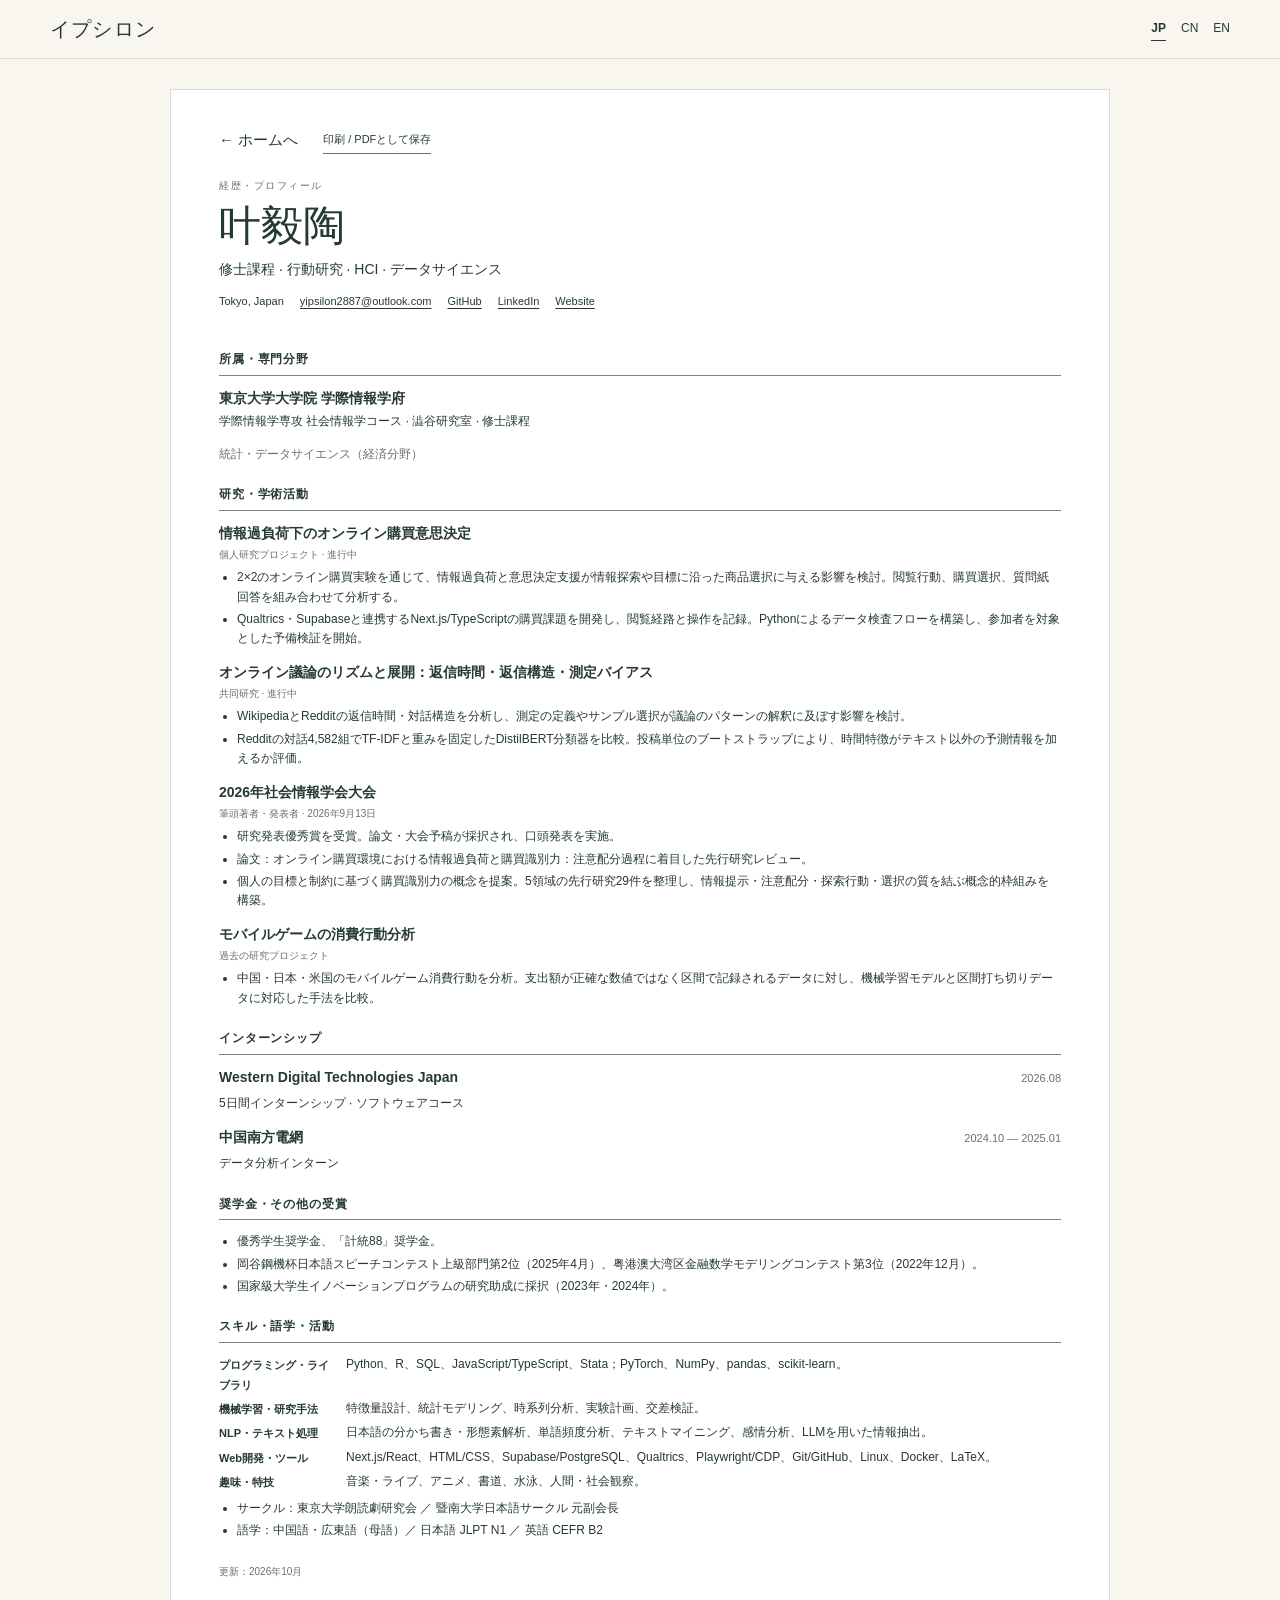
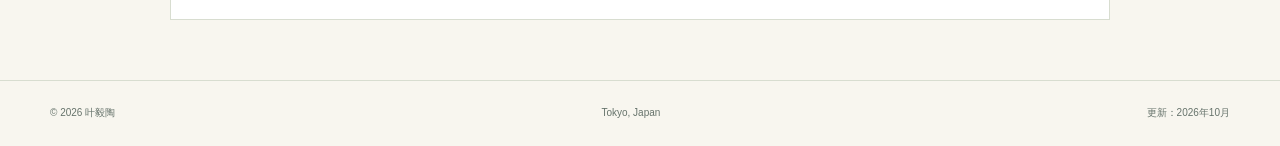
<file: ja/cv/index.html>
<!doctype html>
<html lang="ja"><head><meta charset="utf-8"><meta name="viewport" content="width=device-width,initial-scale=1"><title>経歴・プロフィール | 叶毅陶 | 東京大学 | 行動研究・HCI</title><meta name="description" content="叶毅陶の個人サイト。東京大学大学院で、データサイエンスを基盤に行動・意思決定、コミュニケーションのネットワーク、知覚とインタラクションを研究しています。"><meta name="theme-color" content="#f8f6ef"><meta property="og:title" content="経歴・プロフィール | 叶毅陶 | 東京大学 | 行動研究・HCI"><meta property="og:description" content="叶毅陶の個人サイト。東京大学大学院で、データサイエンスを基盤に行動・意思決定、コミュニケーションのネットワーク、知覚とインタラクションを研究しています。"><meta property="og:type" content="website"><link rel="icon" href="../../favicon.svg" type="image/svg+xml"><link rel="stylesheet" href="../../styles.css"><link rel="alternate" hreflang="ja" href="../../ja/cv/"><link rel="alternate" hreflang="zh-CN" href="../../zh/cv/"><link rel="alternate" hreflang="en" href="../../en/cv/"></head><body><a class="skip" href="#main">本文へ</a><header><div class="wrap topbar"><a class="brand" aria-label="イプシロン" href="../">イプシロン</a><nav class="nav" aria-label="Navigation"><a href="../#research">研究</a><a href="../#experience">経験</a><a href="../#about">私について</a><a href="../#contact">連絡</a></nav><nav class="langs" aria-label="Language"><a href="../../ja/cv/" lang="ja" data-language="ja" aria-current="page">JP</a><a href="../../zh/cv/" lang="zh-CN" data-language="zh">CN</a><a href="../../en/cv/" lang="en" data-language="en">EN</a></nav></div></header><main id="main" class="wrap resume-wrap"><article class="cv-section resume-sheet"><div class="cv-actions"><a href="../">&#8592; ホームへ</a><button class="cv-button" id="print">印刷 / PDFとして保存</button></div><div class="resume-heading"><p class="resume-kicker">経歴・プロフィール</p><h1>叶毅陶</h1><p class="resume-subtitle">修士課程 · 行動研究 · HCI · データサイエンス</p><div class="resume-contacts"><span>Tokyo, Japan</span><a href="mailto:yipsilon2887@outlook.com">yipsilon2887@outlook.com</a><a href="https://github.com/yipsilon2887">GitHub</a><a href="https://www.linkedin.com/in/yitao-ye-24138a41a/">LinkedIn</a><a href="../">Website</a></div></div>
      <section class="resume-section"><h2>所属・専門分野</h2><article class="resume-entry"><h3>東京大学大学院 学際情報学府</h3><p>学際情報学専攻 社会情報学コース · 澁谷研究室 · 修士課程</p></article><p class="resume-background">統計・データサイエンス（経済分野）</p></section>
      <section class="resume-section"><h2>研究・学術活動</h2><article class="resume-entry"><h3>情報過負荷下のオンライン購買意思決定</h3><p class="resume-meta">個人研究プロジェクト · 進行中</p><ul><li>2×2のオンライン購買実験を通じて、情報過負荷と意思決定支援が情報探索や目標に沿った商品選択に与える影響を検討。閲覧行動、購買選択、質問紙回答を組み合わせて分析する。</li><li>Qualtrics・Supabaseと連携するNext.js/TypeScriptの購買課題を開発し、閲覧経路と操作を記録。Pythonによるデータ検査フローを構築し、参加者を対象とした予備検証を開始。</li></ul></article><article class="resume-entry"><h3>オンライン議論のリズムと展開：返信時間・返信構造・測定バイアス</h3><p class="resume-meta">共同研究 · 進行中</p><ul><li>WikipediaとRedditの返信時間・対話構造を分析し、測定の定義やサンプル選択が議論のパターンの解釈に及ぼす影響を検討。</li><li>Redditの対話4,582組でTF-IDFと重みを固定したDistilBERT分類器を比較。投稿単位のブートストラップにより、時間特徴がテキスト以外の予測情報を加えるか評価。</li></ul></article><article class="resume-entry"><h3>2026年社会情報学会大会</h3><p class="resume-meta">筆頭著者・発表者 · 2026年9月13日</p><ul><li>研究発表優秀賞を受賞。論文・大会予稿が採択され、口頭発表を実施。</li><li>論文：オンライン購買環境における情報過負荷と購買識別力：注意配分過程に着目した先行研究レビュー。</li><li>個人の目標と制約に基づく購買識別力の概念を提案。5領域の先行研究29件を整理し、情報提示・注意配分・探索行動・選択の質を結ぶ概念的枠組みを構築。</li></ul></article><article class="resume-entry"><h3>モバイルゲームの消費行動分析</h3><p class="resume-meta">過去の研究プロジェクト</p><ul><li>中国・日本・米国のモバイルゲーム消費行動を分析。支出額が正確な数値ではなく区間で記録されるデータに対し、機械学習モデルと区間打ち切りデータに対応した手法を比較。</li></ul></article></section>
      <section class="resume-section"><h2>インターンシップ</h2><article class="resume-entry"><div class="resume-row"><h3>Western Digital Technologies Japan</h3><span class="resume-date">2026.08</span></div><p>5日間インターンシップ · ソフトウェアコース</p></article><article class="resume-entry"><div class="resume-row"><h3>中国南方電網</h3><span class="resume-date">2024.10 — 2025.01</span></div><p>データ分析インターン</p></article></section>
      <section class="resume-section"><h2>奨学金・その他の受賞</h2><ul><li>優秀学生奨学金、「計統88」奨学金。</li><li>岡谷鋼機杯日本語スピーチコンテスト上級部門第2位（2025年4月）、粤港澳大湾区金融数学モデリングコンテスト第3位（2022年12月）。</li><li>国家級大学生イノベーションプログラムの研究助成に採択（2023年・2024年）。</li></ul></section>
      <section class="resume-section"><h2>スキル・語学・活動</h2><dl class="resume-skills"><div><dt>プログラミング・ライブラリ</dt><dd>Python、R、SQL、JavaScript/TypeScript、Stata；PyTorch、NumPy、pandas、scikit-learn。</dd></div><div><dt>機械学習・研究手法</dt><dd>特徴量設計、統計モデリング、時系列分析、実験計画、交差検証。</dd></div><div><dt>NLP・テキスト処理</dt><dd>日本語の分かち書き・形態素解析、単語頻度分析、テキストマイニング、感情分析、LLMを用いた情報抽出。</dd></div><div><dt>Web開発・ツール</dt><dd>Next.js/React、HTML/CSS、Supabase/PostgreSQL、Qualtrics、Playwright/CDP、Git/GitHub、Linux、Docker、LaTeX。</dd></div><div><dt>趣味・特技</dt><dd>音楽・ライブ、アニメ、書道、水泳、人間・社会観察。</dd></div></dl><ul><li>サークル：東京大学朗読劇研究会 ／ 暨南大学日本語サークル 元副会長</li><li>語学：中国語・広東語（母語）／ 日本語 JLPT N1 ／ 英語 CEFR B2</li></ul></section>
      <p class="resume-updated">更新：2026年10月</p></article></main><footer><div class="wrap footer-inner"><span>&copy; 2026 叶毅陶</span><span>Tokyo, Japan</span><span>更新：2026年10月</span></div></footer><script type="application/json" id="language-pages">{"ja/":"\u003c!doctype html>\n\u003chtml lang=\"ja\">\u003chead>\u003cmeta charset=\"utf-8\">\u003cmeta name=\"viewport\" content=\"width=device-width,initial-scale=1\">\u003ctitle>叶毅陶 | 東京大学 | 行動研究・HCI\u003c/title>\u003cmeta name=\"description\" content=\"叶毅陶の個人サイト。東京大学大学院で、データサイエンスを基盤に行動・意思決定、コミュニケーションのネットワーク、知覚とインタラクションを研究しています。\">\u003cmeta name=\"theme-color\" content=\"#f8f6ef\">\u003cmeta property=\"og:title\" content=\"叶毅陶 | 東京大学 | 行動研究・HCI\">\u003cmeta property=\"og:description\" content=\"叶毅陶の個人サイト。東京大学大学院で、データサイエンスを基盤に行動・意思決定、コミュニケーションのネットワーク、知覚とインタラクションを研究しています。\">\u003cmeta property=\"og:type\" content=\"website\">\u003clink rel=\"icon\" href=\"../favicon.svg\" type=\"image/svg+xml\">\u003clink rel=\"stylesheet\" href=\"../styles.css\">\u003clink rel=\"alternate\" hreflang=\"ja\" href=\"../ja/\">\u003clink rel=\"alternate\" hreflang=\"zh-CN\" href=\"../zh/\">\u003clink rel=\"alternate\" hreflang=\"en\" href=\"../en/\">\u003c/head>\u003cbody>\u003ca class=\"skip\" href=\"#main\">本文へ\u003c/a>\u003cheader>\u003cdiv class=\"wrap topbar\">\u003ca class=\"brand\" aria-label=\"イプシロン\" href=\"./\">イプシロン\u003c/a>\u003cnav class=\"nav\" aria-label=\"Navigation\">\u003ca href=\"#research\">研究\u003c/a>\u003ca href=\"#experience\">経験\u003c/a>\u003ca href=\"#about\">私について\u003c/a>\u003ca href=\"#contact\">連絡\u003c/a>\u003c/nav>\u003cnav class=\"langs\" aria-label=\"Language\">\u003ca href=\"../ja/\" lang=\"ja\" data-language=\"ja\" aria-current=\"page\">JP\u003c/a>\u003ca href=\"../zh/\" lang=\"zh-CN\" data-language=\"zh\">CN\u003c/a>\u003ca href=\"../en/\" lang=\"en\" data-language=\"en\">EN\u003c/a>\u003c/nav>\u003c/div>\u003c/header>\u003cmain id=\"main\" class=\"wrap profile-layout\">\n      \u003caside class=\"profile-side\">\u003cdiv class=\"profile-art profile-photo\">\u003ca href=\"../portrait.jpg\">\u003cimg src=\"../portrait.jpg\" alt=\"叶毅陶の写真\" width=\"3024\" height=\"4032\" fetchpriority=\"high\">\u003c/a>\u003c/div>\u003cdiv class=\"social-links\" id=\"contact\">\u003ca href=\"https://www.linkedin.com/in/yitao-ye-24138a41a/\" aria-label=\"LinkedIn\" target=\"_blank\" rel=\"noopener noreferrer\">\u003csvg viewBox=\"0 0 24 24\" aria-hidden=\"true\">\u003crect x=\"2\" y=\"2\" width=\"20\" height=\"20\" rx=\"2\" fill=\"currentColor\"/>\u003ctext x=\"5\" y=\"18\" fill=\"var(--paper)\" font-family=\"Arial,sans-serif\" font-weight=\"700\" font-size=\"16\">in\u003c/text>\u003c/svg>\u003cspan>LinkedIn\u003c/span>\u003c/a>\u003ca href=\"https://x.com/Yipsilon2887\" aria-label=\"X\" target=\"_blank\" rel=\"noopener noreferrer\">\u003csvg viewBox=\"0 0 24 24\" aria-hidden=\"true\">\u003cpath fill=\"currentColor\" d=\"M18.9 2H22l-6.8 7.8L23.2 22h-6.3l-4.9-6.5L6.3 22H3.2l7.3-8.4L.8 2h6.5l4.4 5.8L16.8 2h2.1ZM17.8 20h1.8L6.3 4H4.4l13.4 16Z\"/>\u003c/svg>\u003cspan>X\u003c/span>\u003c/a>\u003ca href=\"https://github.com/yipsilon2887\" aria-label=\"GitHub\" target=\"_blank\" rel=\"noopener noreferrer\">\u003csvg viewBox=\"0 0 24 24\" aria-hidden=\"true\">\u003cpath fill=\"currentColor\" d=\"M12 .3a12 12 0 0 0-3.8 23.4c.6.1.8-.3.8-.6v-2.3c-3.4.7-4.1-1.4-4.1-1.4-.5-1.4-1.3-1.8-1.3-1.8-1.1-.7.1-.7.1-.7 1.2.1 1.8 1.3 1.8 1.3 1 1.8 2.8 1.3 3.5 1 .1-.8.4-1.3.8-1.6-2.7-.3-5.5-1.4-5.5-6a4.7 4.7 0 0 1 1.2-3.2c-.1-.3-.5-1.6.1-3.2 0 0 1-.3 3.3 1.2a11.4 11.4 0 0 1 6 0c2.3-1.5 3.3-1.2 3.3-1.2.6 1.6.2 2.9.1 3.2a4.7 4.7 0 0 1 1.2 3.2c0 4.6-2.8 5.7-5.5 6 .4.4.8 1.1.8 2.2v3.3c0 .3.2.7.8.6A12 12 0 0 0 12 .3Z\"/>\u003c/svg>\u003cspan>GitHub\u003c/span>\u003c/a>\u003ca href=\"mailto:yipsilon2887@outlook.com\" aria-label=\"メール\">\u003csvg viewBox=\"0 0 24 24\" aria-hidden=\"true\">\u003cg fill=\"none\" stroke=\"currentColor\" stroke-width=\"1.6\" stroke-linejoin=\"round\">\u003crect x=\"2\" y=\"4\" width=\"20\" height=\"16\" rx=\"2\"/>\u003cpath d=\"m3 5 9 8 9-8\"/>\u003c/g>\u003c/svg>\u003cspan>メール\u003c/span>\u003c/a>\u003c/div>\u003ca class=\"side-cv\" href=\"cv/\">経歴を見る \u003cspan aria-hidden=\"true\">&#8594;\u003c/span>\u003c/a>\u003cp class=\"location\">TOKYO, JAPAN\u003c/p>\u003c/aside>\n      \u003cdiv class=\"profile-main\">\u003csection class=\"intro\">\u003cp class=\"affiliation\">東京大学 学際情報学専攻 / 澁谷研究室\u003c/p>\u003ch1 aria-label=\"叶毅陶\">\u003cspan>叶\u003c/span>\u003cspan class=\"name-given\">毅陶\u003c/span>\u003c/h1>\u003ch2>行動研究・HCI\u003cbr>意思決定・人と情報のインタラクション\u003c/h2>\u003cp class=\"bio\">データサイエンスを基盤に、人の行動と意思決定、コミュニケーションのネットワーク、知覚とインタラクションを研究し、実験システムの開発にも取り組んでいます。現在は東京大学大学院学際情報学府の修士課程で、社会情報学コース・澁谷研究室に所属しています。\u003c/p>\u003cdiv class=\"identity-strip\">\u003cdiv>\u003cspan class=\"label\">現在\u003c/span>\u003cp>東京大学大学院 · 社会情報学コース / 澁谷研究室\u003c/p>\u003c/div>\u003cdiv>\u003cspan class=\"label\">専門\u003c/span>\u003cp>統計・データサイエンス（経済分野）\u003c/p>\u003c/div>\u003cdiv>\u003cspan class=\"label\">スキル\u003c/span>\u003cp>Python / R / SQL / JavaScript\u003c/p>\u003c/div>\u003c/div>\u003c/section>\n      \u003cdiv class=\"topic-layout\">\u003cnav class=\"topic-nav\" aria-label=\"主な内容 / 01—04\">\u003cp>主な内容 / 01—04\u003c/p>\u003cdiv role=\"tablist\" aria-label=\"主な内容 / 01—04\">\u003ca role=\"tab\" id=\"tab-research\" aria-controls=\"research\" aria-selected=\"true\" href=\"#research\">\u003cspan class=\"tab-no\">01\u003c/span>\u003cspan>\u003cstrong>研究\u003c/strong>\u003csmall>行動研究・HCI\u003c/small>\u003c/span>\u003c/a>\u003ca role=\"tab\" id=\"tab-recognition\" aria-controls=\"recognition\" aria-selected=\"false\" href=\"#recognition\">\u003cspan class=\"tab-no\">02\u003c/span>\u003cspan>\u003cstrong>発表・受賞\u003c/strong>\u003csmall>社会情報学会\u003c/small>\u003c/span>\u003c/a>\u003ca role=\"tab\" id=\"tab-experience\" aria-controls=\"experience\" aria-selected=\"false\" href=\"#experience\">\u003cspan class=\"tab-no\">03\u003c/span>\u003cspan>\u003cstrong>インターン\u003c/strong>\u003csmall>WDTJ・南方電網\u003c/small>\u003c/span>\u003c/a>\u003ca role=\"tab\" id=\"tab-about\" aria-controls=\"about\" aria-selected=\"false\" href=\"#about\">\u003cspan class=\"tab-no\">04\u003c/span>\u003cspan>\u003cstrong>趣味・関心\u003c/strong>\u003csmall>音楽・アニメ・人とのつながり\u003c/small>\u003c/span>\u003c/a>\u003c/div>\u003c/nav>\u003cdiv class=\"panels\">\n      \u003csection class=\"topic-panel\" id=\"research\" role=\"tabpanel\" aria-labelledby=\"tab-research\">\u003cspan class=\"eyebrow\">研究 / 01\u003c/span>\u003carticle class=\"project\" id=\"web-track\">\u003ch3>情報過負荷下のユーザーの意思決定と心理メカニズム\u003c/h3>\u003cp>情報量と購買リテラシーへの介入が、商品の比較・選択にどう関わるかを、意思決定過程と心理メカニズムに着目して研究しています。模擬ECサイトと質問紙をつないだ実験環境を開発し、パイロット実験を準備中です。\u003c/p>\u003cspan class=\"status\">2025年5月 - 現在 · 実験システム構築・パイロット準備\u003c/span>\u003c/article>\u003carticle class=\"project\" id=\"sociophysics\">\u003ch3>オンライン議論のリズムと展開：返信時間・構造・測定バイアス\u003c/h3>\u003cp>WikipediaやRedditの対話データを用い、返信タイミング、返信構造、測定バイアスからオンライン議論のリズムと展開を調べています。データと測定方法を検証しながら、時間モデルを探索しています。\u003c/p>\u003cspan class=\"status\">2026年9月 - 現在 · データ・測定検証／モデル探索\u003c/span>\u003c/article>\u003carticle class=\"project\" id=\"human-augmentation\">\u003ch3>触覚と聴覚で捉える、見えない内部状態\u003c/h3>\u003cp>触れる、たたく、揺らすことで生じる音や振動から、物体の内部状態を知覚する方法を考えています。チームプロジェクトとして、現在は初期段階にあります。\u003c/p>\u003cspan class=\"status\">2026年10月 - 現在 · 授業プロジェクト・構想段階\u003c/span>\u003c/article>\u003c/section>\n      \u003csection class=\"topic-panel\" id=\"recognition\" role=\"tabpanel\" aria-labelledby=\"tab-recognition\">\u003cspan class=\"eyebrow\">発表・受賞 / 02\u003c/span>\u003ch2>2026年9月13日 · 社会情報学会 研究発表優秀賞\u003c/h2>\u003cp>「オンライン購買環境における情報過負荷と購買識別力：注意配分過程に着目した先行研究レビュー」— 口頭発表\u003c/p>\u003c/section>\n      \u003csection class=\"topic-panel\" id=\"experience\" role=\"tabpanel\" aria-labelledby=\"tab-experience\">\u003cspan class=\"eyebrow\">インターンシップ / 03\u003c/span>\u003ch2>インターンシップ\u003c/h2>\u003carticle class=\"internship\">\u003cspan class=\"date\">2026.08\u003c/span>\u003cdiv>\u003ch3>Western Digital Technologies Japan\u003c/h3>\u003cp>5日間インターンシップ · ソフトウェアコース\u003c/p>\u003c/div>\u003c/article>\u003carticle class=\"internship\">\u003cspan class=\"date\">2024.10 — 2025.01\u003c/span>\u003cdiv>\u003ch3>中国南方電網\u003c/h3>\u003cp>データ分析インターン\u003c/p>\u003c/div>\u003c/article>\u003c/section>\n      \u003csection class=\"topic-panel\" id=\"about\" role=\"tabpanel\" aria-labelledby=\"tab-about\">\u003cspan class=\"eyebrow\">趣味・関心 / 04\u003c/span>\u003ch2>音楽・サブカルチャー・日々の探索\u003c/h2>\u003cul>\u003cli>好きな音楽：昭和歌謡、J-POP、City Pop、アニソン\u003c/li>\u003cli>アーティスト：宇多田ヒカル、水樹奈々、LiSA、田村ゆかり、中島由貴、水瀬いのり、藍井エイル、May&#x27;n、East Of Eden、BanG Dream!\u003c/li>\u003cli>その他の関心：ガジェット、アニメ、ゲーム、ロボット、声優、情報強者、ニュース、人間・社会観察\u003c/li>\u003cli>日々の楽しみ：聖地巡礼、スタンプラリー、アニメ関連イベント\u003c/li>\u003cli>特技：水泳（泳力検定1級相当）、書道\u003c/li>\u003cli>サークル：東京大学朗読劇研究会 ／ 暨南大学日本語サークル 元副会長\u003c/li>\u003cli>語学：中国語・広東語（母語）／ 日本語 JLPT N1 ／ 英語 CEFR B2\u003c/li>\u003c/ul>\u003c/section>\n      \u003c/div>\u003c/div>\u003c/div>\n    \u003c/main>\u003cfooter>\u003cdiv class=\"wrap footer-inner\">\u003cspan>&copy; 2026 叶毅陶\u003c/span>\u003cspan>Tokyo, Japan\u003c/span>\u003cspan>更新：2026年10月\u003c/span>\u003c/div>\u003c/footer>\u003cscript src=\"../site.js\" defer>\u003c/script>\u003c/body>\u003c/html>","zh/":"\u003c!doctype html>\n\u003chtml lang=\"zh-CN\">\u003chead>\u003cmeta charset=\"utf-8\">\u003cmeta name=\"viewport\" content=\"width=device-width,initial-scale=1\">\u003ctitle>叶毅陶 | 东京大学 | 行为研究与HCI\u003c/title>\u003cmeta name=\"description\" content=\"叶毅陶的个人主页：东京大学研究生，以数据科学为基础，关注行为决策、交流网络与感知交互，兼具实验系统和软件开发经历。\">\u003cmeta name=\"theme-color\" content=\"#f8f6ef\">\u003cmeta property=\"og:title\" content=\"叶毅陶 | 东京大学 | 行为研究与HCI\">\u003cmeta property=\"og:description\" content=\"叶毅陶的个人主页：东京大学研究生，以数据科学为基础，关注行为决策、交流网络与感知交互，兼具实验系统和软件开发经历。\">\u003cmeta property=\"og:type\" content=\"website\">\u003clink rel=\"icon\" href=\"../favicon.svg\" type=\"image/svg+xml\">\u003clink rel=\"stylesheet\" href=\"../styles.css\">\u003clink rel=\"alternate\" hreflang=\"ja\" href=\"../ja/\">\u003clink rel=\"alternate\" hreflang=\"zh-CN\" href=\"../zh/\">\u003clink rel=\"alternate\" hreflang=\"en\" href=\"../en/\">\u003c/head>\u003cbody>\u003ca class=\"skip\" href=\"#main\">跳至正文\u003c/a>\u003cheader>\u003cdiv class=\"wrap topbar\">\u003ca class=\"brand\" aria-label=\"Yipsilon\" href=\"./\">Yipsilon\u003c/a>\u003cnav class=\"nav\" aria-label=\"Navigation\">\u003ca href=\"#research\">研究\u003c/a>\u003ca href=\"#experience\">经历\u003c/a>\u003ca href=\"#about\">关于我\u003c/a>\u003ca href=\"#contact\">联系\u003c/a>\u003c/nav>\u003cnav class=\"langs\" aria-label=\"Language\">\u003ca href=\"../ja/\" lang=\"ja\" data-language=\"ja\">JP\u003c/a>\u003ca href=\"../zh/\" lang=\"zh-CN\" data-language=\"zh\" aria-current=\"page\">CN\u003c/a>\u003ca href=\"../en/\" lang=\"en\" data-language=\"en\">EN\u003c/a>\u003c/nav>\u003c/div>\u003c/header>\u003cmain id=\"main\" class=\"wrap profile-layout\">\n      \u003caside class=\"profile-side\">\u003cdiv class=\"profile-art profile-photo\">\u003ca href=\"../portrait.jpg\">\u003cimg src=\"../portrait.jpg\" alt=\"叶毅陶的照片\" width=\"3024\" height=\"4032\" fetchpriority=\"high\">\u003c/a>\u003c/div>\u003cdiv class=\"social-links\" id=\"contact\">\u003ca href=\"https://www.linkedin.com/in/yitao-ye-24138a41a/\" aria-label=\"LinkedIn\" target=\"_blank\" rel=\"noopener noreferrer\">\u003csvg viewBox=\"0 0 24 24\" aria-hidden=\"true\">\u003crect x=\"2\" y=\"2\" width=\"20\" height=\"20\" rx=\"2\" fill=\"currentColor\"/>\u003ctext x=\"5\" y=\"18\" fill=\"var(--paper)\" font-family=\"Arial,sans-serif\" font-weight=\"700\" font-size=\"16\">in\u003c/text>\u003c/svg>\u003cspan>LinkedIn\u003c/span>\u003c/a>\u003ca href=\"https://x.com/Yipsilon2887\" aria-label=\"X\" target=\"_blank\" rel=\"noopener noreferrer\">\u003csvg viewBox=\"0 0 24 24\" aria-hidden=\"true\">\u003cpath fill=\"currentColor\" d=\"M18.9 2H22l-6.8 7.8L23.2 22h-6.3l-4.9-6.5L6.3 22H3.2l7.3-8.4L.8 2h6.5l4.4 5.8L16.8 2h2.1ZM17.8 20h1.8L6.3 4H4.4l13.4 16Z\"/>\u003c/svg>\u003cspan>X\u003c/span>\u003c/a>\u003ca href=\"https://github.com/yipsilon2887\" aria-label=\"GitHub\" target=\"_blank\" rel=\"noopener noreferrer\">\u003csvg viewBox=\"0 0 24 24\" aria-hidden=\"true\">\u003cpath fill=\"currentColor\" d=\"M12 .3a12 12 0 0 0-3.8 23.4c.6.1.8-.3.8-.6v-2.3c-3.4.7-4.1-1.4-4.1-1.4-.5-1.4-1.3-1.8-1.3-1.8-1.1-.7.1-.7.1-.7 1.2.1 1.8 1.3 1.8 1.3 1 1.8 2.8 1.3 3.5 1 .1-.8.4-1.3.8-1.6-2.7-.3-5.5-1.4-5.5-6a4.7 4.7 0 0 1 1.2-3.2c-.1-.3-.5-1.6.1-3.2 0 0 1-.3 3.3 1.2a11.4 11.4 0 0 1 6 0c2.3-1.5 3.3-1.2 3.3-1.2.6 1.6.2 2.9.1 3.2a4.7 4.7 0 0 1 1.2 3.2c0 4.6-2.8 5.7-5.5 6 .4.4.8 1.1.8 2.2v3.3c0 .3.2.7.8.6A12 12 0 0 0 12 .3Z\"/>\u003c/svg>\u003cspan>GitHub\u003c/span>\u003c/a>\u003ca href=\"mailto:yipsilon2887@outlook.com\" aria-label=\"邮箱\">\u003csvg viewBox=\"0 0 24 24\" aria-hidden=\"true\">\u003cg fill=\"none\" stroke=\"currentColor\" stroke-width=\"1.6\" stroke-linejoin=\"round\">\u003crect x=\"2\" y=\"4\" width=\"20\" height=\"16\" rx=\"2\"/>\u003cpath d=\"m3 5 9 8 9-8\"/>\u003c/g>\u003c/svg>\u003cspan>邮箱\u003c/span>\u003c/a>\u003c/div>\u003ca class=\"side-cv\" href=\"cv/\">查看履历 \u003cspan aria-hidden=\"true\">&#8594;\u003c/span>\u003c/a>\u003cp class=\"location\">TOKYO, JAPAN\u003c/p>\u003c/aside>\n      \u003cdiv class=\"profile-main\">\u003csection class=\"intro\">\u003cp class=\"affiliation\">东京大学 学际情报学专攻 / 澁谷研究室\u003c/p>\u003ch1 aria-label=\"叶毅陶\">\u003cspan>叶\u003c/span>\u003cspan class=\"name-given\">毅陶\u003c/span>\u003c/h1>\u003ch2>行为研究・HCI\u003cbr>行为决策&amp;人与信息的交互\u003c/h2>\u003cp class=\"bio\">以数据科学为基础，关注人的行为与决策、交流网络及感知交互，并开发用于研究的实验系统。目前在东京大学大学院学际情报学府攻读硕士，所属社会情报学课程澁谷研究室。\u003c/p>\u003cdiv class=\"identity-strip\">\u003cdiv>\u003cspan class=\"label\">目前\u003c/span>\u003cp>东京大学大学院 · 社会情报学课程 / 澁谷研究室\u003c/p>\u003c/div>\u003cdiv>\u003cspan class=\"label\">背景\u003c/span>\u003cp>统计与数据科学（经济领域）\u003c/p>\u003c/div>\u003cdiv>\u003cspan class=\"label\">技能\u003c/span>\u003cp>Python / R / SQL / JavaScript\u003c/p>\u003c/div>\u003c/div>\u003c/section>\n      \u003cdiv class=\"topic-layout\">\u003cnav class=\"topic-nav\" aria-label=\"主要内容 / 01—04\">\u003cp>主要内容 / 01—04\u003c/p>\u003cdiv role=\"tablist\" aria-label=\"主要内容 / 01—04\">\u003ca role=\"tab\" id=\"tab-research\" aria-controls=\"research\" aria-selected=\"true\" href=\"#research\">\u003cspan class=\"tab-no\">01\u003c/span>\u003cspan>\u003cstrong>研究\u003c/strong>\u003csmall>行为研究・HCI\u003c/small>\u003c/span>\u003c/a>\u003ca role=\"tab\" id=\"tab-recognition\" aria-controls=\"recognition\" aria-selected=\"false\" href=\"#recognition\">\u003cspan class=\"tab-no\">02\u003c/span>\u003cspan>\u003cstrong>发表与荣誉\u003c/strong>\u003csmall>社会情報学会\u003c/small>\u003c/span>\u003c/a>\u003ca role=\"tab\" id=\"tab-experience\" aria-controls=\"experience\" aria-selected=\"false\" href=\"#experience\">\u003cspan class=\"tab-no\">03\u003c/span>\u003cspan>\u003cstrong>实习经历\u003c/strong>\u003csmall>西部数据・南方电网\u003c/small>\u003c/span>\u003c/a>\u003ca role=\"tab\" id=\"tab-about\" aria-controls=\"about\" aria-selected=\"false\" href=\"#about\">\u003cspan class=\"tab-no\">04\u003c/span>\u003cspan>\u003cstrong>兴趣爱好\u003c/strong>\u003csmall>音乐・动画・人与人的联系\u003c/small>\u003c/span>\u003c/a>\u003c/div>\u003c/nav>\u003cdiv class=\"panels\">\n      \u003csection class=\"topic-panel\" id=\"research\" role=\"tabpanel\" aria-labelledby=\"tab-research\">\u003cspan class=\"eyebrow\">研究 / 01\u003c/span>\u003carticle class=\"project\" id=\"web-track\">\u003ch3>信息过载下的用户决策：行为过程与心理机制\u003c/h3>\u003cp>研究信息量与购买素养干预如何影响商品比较和选择，关注决策过程及其心理机制。正在开发连接模拟电商与问卷的实验平台，并准备真人预实验。\u003c/p>\u003cspan class=\"status\">2025年5月 - 至今 · 实验平台开发 · 预实验准备\u003c/span>\u003c/article>\u003carticle class=\"project\" id=\"sociophysics\">\u003ch3>网络讨论的互动节奏与演化：回复时间、回复结构及其测量偏差\u003c/h3>\u003cp>利用 Wikipedia 与 Reddit 对话数据，从回复时间、回复结构与测量偏差切入，研究网络讨论的互动节奏与演化。当前核查数据与测量方法，并探索时间模型。\u003c/p>\u003cspan class=\"status\">2026年9月 - 至今 · 数据与测量核查 · 模型探索\u003c/span>\u003c/article>\u003carticle class=\"project\" id=\"human-augmentation\">\u003ch3>以触觉与听觉感知不可见的内部状态\u003c/h3>\u003cp>探索通过触摸、轻敲和摇晃产生的声音与振动感知物体内部状态。作为团队项目，目前处于初期阶段。\u003c/p>\u003cspan class=\"status\">2026年10月 - 至今 · 课程团队项目 · 构想阶段\u003c/span>\u003c/article>\u003c/section>\n      \u003csection class=\"topic-panel\" id=\"recognition\" role=\"tabpanel\" aria-labelledby=\"tab-recognition\">\u003cspan class=\"eyebrow\">发表与荣誉 / 02\u003c/span>\u003ch2>2026年9月13日 · 社会情報学会「研究発表優秀賞」\u003c/h2>\u003cp>「オンライン購買環境における情報過負荷と購買識別力：注意配分過程に着目した先行研究レビュー」— 口头发表。\u003c/p>\u003c/section>\n      \u003csection class=\"topic-panel\" id=\"experience\" role=\"tabpanel\" aria-labelledby=\"tab-experience\">\u003cspan class=\"eyebrow\">实习经历 / 03\u003c/span>\u003ch2>实习经历\u003c/h2>\u003carticle class=\"internship\">\u003cspan class=\"date\">2026.08\u003c/span>\u003cdiv>\u003ch3>Western Digital Technologies Japan\u003c/h3>\u003cp>5日实习 · 软件方向\u003c/p>\u003c/div>\u003c/article>\u003carticle class=\"internship\">\u003cspan class=\"date\">2024.10 — 2025.01\u003c/span>\u003cdiv>\u003ch3>中国南方电网\u003c/h3>\u003cp>数据分析实习\u003c/p>\u003c/div>\u003c/article>\u003c/section>\n      \u003csection class=\"topic-panel\" id=\"about\" role=\"tabpanel\" aria-labelledby=\"tab-about\">\u003cspan class=\"eyebrow\">兴趣与日常 / 04\u003c/span>\u003ch2>音乐、二次元与日常探索\u003c/h2>\u003cul>\u003cli>音乐流派：昭和歌谣、J-pop、City pop、动画歌曲\u003c/li>\u003cli>音乐人：宇多田ヒカル、水樹奈々、LiSA、田村ゆかり、中島由貴、水瀬いのり、藍井エイル、May&#x27;n、East Of Eden、BanG Dream!\u003c/li>\u003cli>其他兴趣：数码设备、动画、游戏、机器人、声优，新闻，情报强者、观察人与社会\u003c/li>\u003cli>日常活动：圣地巡礼、集章活动、动画相关活动\u003c/li>\u003cli>特长：游泳（中国国家三级运动员水平）、书法\u003c/li>\u003cli>社团：东京大学朗读剧研究会 ／ 暨南大学日语社前副会长\u003c/li>\u003cli>语言：普通话、粤语（母语）／ 日语 JLPT N1 ／ 英语 CEFR B2\u003c/li>\u003c/ul>\u003c/section>\n      \u003c/div>\u003c/div>\u003c/div>\n    \u003c/main>\u003cfooter>\u003cdiv class=\"wrap footer-inner\">\u003cspan>&copy; 2026 叶毅陶\u003c/span>\u003cspan>Tokyo, Japan\u003c/span>\u003cspan>更新于2026年10月\u003c/span>\u003c/div>\u003c/footer>\u003cscript src=\"../site.js\" defer>\u003c/script>\u003c/body>\u003c/html>","en/":"\u003c!doctype html>\n\u003chtml lang=\"en\">\u003chead>\u003cmeta charset=\"utf-8\">\u003cmeta name=\"viewport\" content=\"width=device-width,initial-scale=1\">\u003ctitle>Yitao Ye | The University of Tokyo | Behavioral Research &amp; HCI\u003c/title>\u003cmeta name=\"description\" content=\"Yitao Ye is a graduate student at the University of Tokyo, studying behavior and decisions, communication networks, and perceptual interaction through data science and experimental systems.\">\u003cmeta name=\"theme-color\" content=\"#f8f6ef\">\u003cmeta property=\"og:title\" content=\"Yitao Ye | The University of Tokyo | Behavioral Research &amp; HCI\">\u003cmeta property=\"og:description\" content=\"Yitao Ye is a graduate student at the University of Tokyo, studying behavior and decisions, communication networks, and perceptual interaction through data science and experimental systems.\">\u003cmeta property=\"og:type\" content=\"website\">\u003clink rel=\"icon\" href=\"../favicon.svg\" type=\"image/svg+xml\">\u003clink rel=\"stylesheet\" href=\"../styles.css\">\u003clink rel=\"alternate\" hreflang=\"ja\" href=\"../ja/\">\u003clink rel=\"alternate\" hreflang=\"zh-CN\" href=\"../zh/\">\u003clink rel=\"alternate\" hreflang=\"en\" href=\"../en/\">\u003c/head>\u003cbody>\u003ca class=\"skip\" href=\"#main\">Skip to content\u003c/a>\u003cheader>\u003cdiv class=\"wrap topbar\">\u003ca class=\"brand\" aria-label=\"Yipsilon\" href=\"./\">Yipsilon\u003c/a>\u003cnav class=\"nav\" aria-label=\"Navigation\">\u003ca href=\"#research\">Research\u003c/a>\u003ca href=\"#experience\">Experience\u003c/a>\u003ca href=\"#about\">About\u003c/a>\u003ca href=\"#contact\">Contact\u003c/a>\u003c/nav>\u003cnav class=\"langs\" aria-label=\"Language\">\u003ca href=\"../ja/\" lang=\"ja\" data-language=\"ja\">JP\u003c/a>\u003ca href=\"../zh/\" lang=\"zh-CN\" data-language=\"zh\">CN\u003c/a>\u003ca href=\"../en/\" lang=\"en\" data-language=\"en\" aria-current=\"page\">EN\u003c/a>\u003c/nav>\u003c/div>\u003c/header>\u003cmain id=\"main\" class=\"wrap profile-layout\">\n      \u003caside class=\"profile-side\">\u003cdiv class=\"profile-art profile-photo\">\u003ca href=\"../portrait.jpg\">\u003cimg src=\"../portrait.jpg\" alt=\"Portrait of Yitao Ye\" width=\"3024\" height=\"4032\" fetchpriority=\"high\">\u003c/a>\u003c/div>\u003cdiv class=\"social-links\" id=\"contact\">\u003ca href=\"https://www.linkedin.com/in/yitao-ye-24138a41a/\" aria-label=\"LinkedIn\" target=\"_blank\" rel=\"noopener noreferrer\">\u003csvg viewBox=\"0 0 24 24\" aria-hidden=\"true\">\u003crect x=\"2\" y=\"2\" width=\"20\" height=\"20\" rx=\"2\" fill=\"currentColor\"/>\u003ctext x=\"5\" y=\"18\" fill=\"var(--paper)\" font-family=\"Arial,sans-serif\" font-weight=\"700\" font-size=\"16\">in\u003c/text>\u003c/svg>\u003cspan>LinkedIn\u003c/span>\u003c/a>\u003ca href=\"https://x.com/Yipsilon2887\" aria-label=\"X\" target=\"_blank\" rel=\"noopener noreferrer\">\u003csvg viewBox=\"0 0 24 24\" aria-hidden=\"true\">\u003cpath fill=\"currentColor\" d=\"M18.9 2H22l-6.8 7.8L23.2 22h-6.3l-4.9-6.5L6.3 22H3.2l7.3-8.4L.8 2h6.5l4.4 5.8L16.8 2h2.1ZM17.8 20h1.8L6.3 4H4.4l13.4 16Z\"/>\u003c/svg>\u003cspan>X\u003c/span>\u003c/a>\u003ca href=\"https://github.com/yipsilon2887\" aria-label=\"GitHub\" target=\"_blank\" rel=\"noopener noreferrer\">\u003csvg viewBox=\"0 0 24 24\" aria-hidden=\"true\">\u003cpath fill=\"currentColor\" d=\"M12 .3a12 12 0 0 0-3.8 23.4c.6.1.8-.3.8-.6v-2.3c-3.4.7-4.1-1.4-4.1-1.4-.5-1.4-1.3-1.8-1.3-1.8-1.1-.7.1-.7.1-.7 1.2.1 1.8 1.3 1.8 1.3 1 1.8 2.8 1.3 3.5 1 .1-.8.4-1.3.8-1.6-2.7-.3-5.5-1.4-5.5-6a4.7 4.7 0 0 1 1.2-3.2c-.1-.3-.5-1.6.1-3.2 0 0 1-.3 3.3 1.2a11.4 11.4 0 0 1 6 0c2.3-1.5 3.3-1.2 3.3-1.2.6 1.6.2 2.9.1 3.2a4.7 4.7 0 0 1 1.2 3.2c0 4.6-2.8 5.7-5.5 6 .4.4.8 1.1.8 2.2v3.3c0 .3.2.7.8.6A12 12 0 0 0 12 .3Z\"/>\u003c/svg>\u003cspan>GitHub\u003c/span>\u003c/a>\u003ca href=\"mailto:yipsilon2887@outlook.com\" aria-label=\"Email\">\u003csvg viewBox=\"0 0 24 24\" aria-hidden=\"true\">\u003cg fill=\"none\" stroke=\"currentColor\" stroke-width=\"1.6\" stroke-linejoin=\"round\">\u003crect x=\"2\" y=\"4\" width=\"20\" height=\"16\" rx=\"2\"/>\u003cpath d=\"m3 5 9 8 9-8\"/>\u003c/g>\u003c/svg>\u003cspan>Email\u003c/span>\u003c/a>\u003c/div>\u003ca class=\"side-cv\" href=\"cv/\">View CV \u003cspan aria-hidden=\"true\">&#8594;\u003c/span>\u003c/a>\u003cp class=\"location\">TOKYO, JAPAN\u003c/p>\u003c/aside>\n      \u003cdiv class=\"profile-main\">\u003csection class=\"intro\">\u003cp class=\"affiliation\">The University of Tokyo · Interdisciplinary Information Studies / Shibuya Lab\u003c/p>\u003ch1 aria-label=\"Yitao Ye\">Yitao Ye\u003c/h1>\u003ch2>Behavioral Research &amp; HCI\u003cbr>Behavioral decisions &amp; human–information interaction\u003c/h2>\u003cp class=\"bio\">Grounded in data science, I study human behavior and decisions, communication networks, and perceptual interaction, while developing experimental systems for research. I am currently a master&#x27;s student at the University of Tokyo&#x27;s Graduate School of Interdisciplinary Information Studies, in the Socio-information and Communication Studies Course Shibuya Lab.\u003c/p>\u003cdiv class=\"identity-strip\">\u003cdiv>\u003cspan class=\"label\">CURRENT\u003c/span>\u003cp>The University of Tokyo · Socio-information and Communication Studies Course / Shibuya Lab\u003c/p>\u003c/div>\u003cdiv>\u003cspan class=\"label\">BACKGROUND\u003c/span>\u003cp>Statistics &amp; Data Science (Economics)\u003c/p>\u003c/div>\u003cdiv>\u003cspan class=\"label\">SKILLS\u003c/span>\u003cp>Python / R / SQL / JavaScript\u003c/p>\u003c/div>\u003c/div>\u003c/section>\n      \u003cdiv class=\"topic-layout\">\u003cnav class=\"topic-nav\" aria-label=\"Explore / 01—04\">\u003cp>Explore / 01—04\u003c/p>\u003cdiv role=\"tablist\" aria-label=\"Explore / 01—04\">\u003ca role=\"tab\" id=\"tab-research\" aria-controls=\"research\" aria-selected=\"true\" href=\"#research\">\u003cspan class=\"tab-no\">01\u003c/span>\u003cspan>\u003cstrong>Research\u003c/strong>\u003csmall>Behavioral Research · HCI\u003c/small>\u003c/span>\u003c/a>\u003ca role=\"tab\" id=\"tab-recognition\" aria-controls=\"recognition\" aria-selected=\"false\" href=\"#recognition\">\u003cspan class=\"tab-no\">02\u003c/span>\u003cspan>\u003cstrong>Recognition\u003c/strong>\u003csmall>Research presentation\u003c/small>\u003c/span>\u003c/a>\u003ca role=\"tab\" id=\"tab-experience\" aria-controls=\"experience\" aria-selected=\"false\" href=\"#experience\">\u003cspan class=\"tab-no\">03\u003c/span>\u003cspan>\u003cstrong>Internships\u003c/strong>\u003csmall>WDTJ · Southern Power Grid\u003c/small>\u003c/span>\u003c/a>\u003ca role=\"tab\" id=\"tab-about\" aria-controls=\"about\" aria-selected=\"false\" href=\"#about\">\u003cspan class=\"tab-no\">04\u003c/span>\u003cspan>\u003cstrong>Interests\u003c/strong>\u003csmall>Music · Anime · Connecting with People\u003c/small>\u003c/span>\u003c/a>\u003c/div>\u003c/nav>\u003cdiv class=\"panels\">\n      \u003csection class=\"topic-panel\" id=\"research\" role=\"tabpanel\" aria-labelledby=\"tab-research\">\u003cspan class=\"eyebrow\">Research / 01\u003c/span>\u003carticle class=\"project\" id=\"web-track\">\u003ch3>User decisions under information overload: processes and psychological mechanisms\u003c/h3>\u003cp>I study how information load and purchase-literacy interventions shape product comparison and choice, focusing on decision processes and psychological mechanisms. I am developing an experimental platform connecting a simulated shopping site with questionnaires, and preparing a participant pilot.\u003c/p>\u003cspan class=\"status\">May 2025 - Present · Experimental platform · Pilot preparation\u003c/span>\u003c/article>\u003carticle class=\"project\" id=\"sociophysics\">\u003ch3>The Rhythm and Dynamics of Online Discussions: Reply Timing, Reply Structure, and Measurement Bias\u003c/h3>\u003cp>Using Wikipedia and Reddit conversation data, I study discussion rhythms and evolution through reply timing, reply structure and measurement bias. Current work examines data and measurement choices while exploring temporal models.\u003c/p>\u003cspan class=\"status\">Sep. 2026 - Present · Data and measurement audit · Model exploration\u003c/span>\u003c/article>\u003carticle class=\"project\" id=\"human-augmentation\">\u003ch3>Sensing hidden internal states through touch and sound\u003c/h3>\u003cp>I explore how sounds and vibrations from touching, tapping or shaking objects could reveal their internal states. This team project is currently at an early stage.\u003c/p>\u003cspan class=\"status\">Oct. 2026 - Present · Course team project · Concept development\u003c/span>\u003c/article>\u003c/section>\n      \u003csection class=\"topic-panel\" id=\"recognition\" role=\"tabpanel\" aria-labelledby=\"tab-recognition\">\u003cspan class=\"eyebrow\">Presentation &amp; recognition / 02\u003c/span>\u003ch2>13 September 2026 · 社会情報学会 Research Presentation Excellence Award\u003c/h2>\u003cp>Oral presentation: “Information overload and purchase literacy in online shopping environments: a review of prior research focusing on attention allocation.”\u003c/p>\u003c/section>\n      \u003csection class=\"topic-panel\" id=\"experience\" role=\"tabpanel\" aria-labelledby=\"tab-experience\">\u003cspan class=\"eyebrow\">Internships / 03\u003c/span>\u003ch2>Internships\u003c/h2>\u003carticle class=\"internship\">\u003cspan class=\"date\">2026.08\u003c/span>\u003cdiv>\u003ch3>Western Digital Technologies Japan\u003c/h3>\u003cp>Five-day internship · Software course\u003c/p>\u003c/div>\u003c/article>\u003carticle class=\"internship\">\u003cspan class=\"date\">2024.10 — 2025.01\u003c/span>\u003cdiv>\u003ch3>China Southern Power Grid\u003c/h3>\u003cp>Data Analyst Intern\u003c/p>\u003c/div>\u003c/article>\u003c/section>\n      \u003csection class=\"topic-panel\" id=\"about\" role=\"tabpanel\" aria-labelledby=\"tab-about\">\u003cspan class=\"eyebrow\">Interests / 04\u003c/span>\u003ch2>Music, anime culture &amp; everyday exploration\u003c/h2>\u003cul>\u003cli>Music: Showa-era popular songs, J-pop, City pop and anime songs (Anisong)\u003c/li>\u003cli>Artists: Hikaru Utada, Nana Mizuki, LiSA, Yukari Tamura, Yuki Nakashima, Inori Minase, Eir Aoi, May&#x27;n, East Of Eden and BanG Dream!\u003c/li>\u003cli>Other interests: digital gadgets, anime, games, robot, voice actors, information-rich, observing people and society\u003c/li>\u003cli>Everyday activities: anime pilgrimages, stamp rallies and anime-related events\u003c/li>\u003cli>Skills: swimming (China&#x27;s national Level 3 athlete standard) and calligraphy\u003c/li>\u003cli>Clubs: UTokyo Reading Drama Club; former vice president of Jinan University Japanese Culture Club\u003c/li>\u003cli>Languages: Mandarin &amp; Cantonese (native) / Japanese JLPT N1 / English CEFR B2\u003c/li>\u003c/ul>\u003c/section>\n      \u003c/div>\u003c/div>\u003c/div>\n    \u003c/main>\u003cfooter>\u003cdiv class=\"wrap footer-inner\">\u003cspan>&copy; 2026 Yitao Ye\u003c/span>\u003cspan>Tokyo, Japan\u003c/span>\u003cspan>Updated October 2026\u003c/span>\u003c/div>\u003c/footer>\u003cscript src=\"../site.js\" defer>\u003c/script>\u003c/body>\u003c/html>","ja/cv/":"\u003c!doctype html>\n\u003chtml lang=\"ja\">\u003chead>\u003cmeta charset=\"utf-8\">\u003cmeta name=\"viewport\" content=\"width=device-width,initial-scale=1\">\u003ctitle>経歴・プロフィール | 叶毅陶 | 東京大学 | 行動研究・HCI\u003c/title>\u003cmeta name=\"description\" content=\"叶毅陶の個人サイト。東京大学大学院で、データサイエンスを基盤に行動・意思決定、コミュニケーションのネットワーク、知覚とインタラクションを研究しています。\">\u003cmeta name=\"theme-color\" content=\"#f8f6ef\">\u003cmeta property=\"og:title\" content=\"経歴・プロフィール | 叶毅陶 | 東京大学 | 行動研究・HCI\">\u003cmeta property=\"og:description\" content=\"叶毅陶の個人サイト。東京大学大学院で、データサイエンスを基盤に行動・意思決定、コミュニケーションのネットワーク、知覚とインタラクションを研究しています。\">\u003cmeta property=\"og:type\" content=\"website\">\u003clink rel=\"icon\" href=\"../../favicon.svg\" type=\"image/svg+xml\">\u003clink rel=\"stylesheet\" href=\"../../styles.css\">\u003clink rel=\"alternate\" hreflang=\"ja\" href=\"../../ja/cv/\">\u003clink rel=\"alternate\" hreflang=\"zh-CN\" href=\"../../zh/cv/\">\u003clink rel=\"alternate\" hreflang=\"en\" href=\"../../en/cv/\">\u003c/head>\u003cbody>\u003ca class=\"skip\" href=\"#main\">本文へ\u003c/a>\u003cheader>\u003cdiv class=\"wrap topbar\">\u003ca class=\"brand\" aria-label=\"イプシロン\" href=\"../\">イプシロン\u003c/a>\u003cnav class=\"nav\" aria-label=\"Navigation\">\u003ca href=\"../#research\">研究\u003c/a>\u003ca href=\"../#experience\">経験\u003c/a>\u003ca href=\"../#about\">私について\u003c/a>\u003ca href=\"../#contact\">連絡\u003c/a>\u003c/nav>\u003cnav class=\"langs\" aria-label=\"Language\">\u003ca href=\"../../ja/cv/\" lang=\"ja\" data-language=\"ja\" aria-current=\"page\">JP\u003c/a>\u003ca href=\"../../zh/cv/\" lang=\"zh-CN\" data-language=\"zh\">CN\u003c/a>\u003ca href=\"../../en/cv/\" lang=\"en\" data-language=\"en\">EN\u003c/a>\u003c/nav>\u003c/div>\u003c/header>\u003cmain id=\"main\" class=\"wrap resume-wrap\">\u003carticle class=\"cv-section resume-sheet\">\u003cdiv class=\"cv-actions\">\u003ca href=\"../\">&#8592; ホームへ\u003c/a>\u003cbutton class=\"cv-button\" id=\"print\">印刷 / PDFとして保存\u003c/button>\u003c/div>\u003cdiv class=\"resume-heading\">\u003cp class=\"resume-kicker\">経歴・プロフィール\u003c/p>\u003ch1>叶毅陶\u003c/h1>\u003cp class=\"resume-subtitle\">修士課程 · 行動研究 · HCI · データサイエンス\u003c/p>\u003cdiv class=\"resume-contacts\">\u003cspan>Tokyo, Japan\u003c/span>\u003ca href=\"mailto:yipsilon2887@outlook.com\">yipsilon2887@outlook.com\u003c/a>\u003ca href=\"https://github.com/yipsilon2887\">GitHub\u003c/a>\u003ca href=\"https://www.linkedin.com/in/yitao-ye-24138a41a/\">LinkedIn\u003c/a>\u003ca href=\"../\">Website\u003c/a>\u003c/div>\u003c/div>\n      \u003csection class=\"resume-section\">\u003ch2>所属・専門分野\u003c/h2>\u003carticle class=\"resume-entry\">\u003ch3>東京大学大学院 学際情報学府\u003c/h3>\u003cp>学際情報学専攻 社会情報学コース · 澁谷研究室 · 修士課程\u003c/p>\u003c/article>\u003cp class=\"resume-background\">統計・データサイエンス（経済分野）\u003c/p>\u003c/section>\n      \u003csection class=\"resume-section\">\u003ch2>研究・学術活動\u003c/h2>\u003carticle class=\"resume-entry\">\u003ch3>情報過負荷下のオンライン購買意思決定\u003c/h3>\u003cp class=\"resume-meta\">個人研究プロジェクト · 進行中\u003c/p>\u003cul>\u003cli>2×2のオンライン購買実験を通じて、情報過負荷と意思決定支援が情報探索や目標に沿った商品選択に与える影響を検討。閲覧行動、購買選択、質問紙回答を組み合わせて分析する。\u003c/li>\u003cli>Qualtrics・Supabaseと連携するNext.js/TypeScriptの購買課題を開発し、閲覧経路と操作を記録。Pythonによるデータ検査フローを構築し、参加者を対象とした予備検証を開始。\u003c/li>\u003c/ul>\u003c/article>\u003carticle class=\"resume-entry\">\u003ch3>オンライン議論のリズムと展開：返信時間・返信構造・測定バイアス\u003c/h3>\u003cp class=\"resume-meta\">共同研究 · 進行中\u003c/p>\u003cul>\u003cli>WikipediaとRedditの返信時間・対話構造を分析し、測定の定義やサンプル選択が議論のパターンの解釈に及ぼす影響を検討。\u003c/li>\u003cli>Redditの対話4,582組でTF-IDFと重みを固定したDistilBERT分類器を比較。投稿単位のブートストラップにより、時間特徴がテキスト以外の予測情報を加えるか評価。\u003c/li>\u003c/ul>\u003c/article>\u003carticle class=\"resume-entry\">\u003ch3>2026年社会情報学会大会\u003c/h3>\u003cp class=\"resume-meta\">筆頭著者・発表者 · 2026年9月13日\u003c/p>\u003cul>\u003cli>研究発表優秀賞を受賞。論文・大会予稿が採択され、口頭発表を実施。\u003c/li>\u003cli>論文：オンライン購買環境における情報過負荷と購買識別力：注意配分過程に着目した先行研究レビュー。\u003c/li>\u003cli>個人の目標と制約に基づく購買識別力の概念を提案。5領域の先行研究29件を整理し、情報提示・注意配分・探索行動・選択の質を結ぶ概念的枠組みを構築。\u003c/li>\u003c/ul>\u003c/article>\u003carticle class=\"resume-entry\">\u003ch3>モバイルゲームの消費行動分析\u003c/h3>\u003cp class=\"resume-meta\">過去の研究プロジェクト\u003c/p>\u003cul>\u003cli>中国・日本・米国のモバイルゲーム消費行動を分析。支出額が正確な数値ではなく区間で記録されるデータに対し、機械学習モデルと区間打ち切りデータに対応した手法を比較。\u003c/li>\u003c/ul>\u003c/article>\u003c/section>\n      \u003csection class=\"resume-section\">\u003ch2>インターンシップ\u003c/h2>\u003carticle class=\"resume-entry\">\u003cdiv class=\"resume-row\">\u003ch3>Western Digital Technologies Japan\u003c/h3>\u003cspan class=\"resume-date\">2026.08\u003c/span>\u003c/div>\u003cp>5日間インターンシップ · ソフトウェアコース\u003c/p>\u003c/article>\u003carticle class=\"resume-entry\">\u003cdiv class=\"resume-row\">\u003ch3>中国南方電網\u003c/h3>\u003cspan class=\"resume-date\">2024.10 — 2025.01\u003c/span>\u003c/div>\u003cp>データ分析インターン\u003c/p>\u003c/article>\u003c/section>\n      \u003csection class=\"resume-section\">\u003ch2>奨学金・その他の受賞\u003c/h2>\u003cul>\u003cli>優秀学生奨学金、「計統88」奨学金。\u003c/li>\u003cli>岡谷鋼機杯日本語スピーチコンテスト上級部門第2位（2025年4月）、粤港澳大湾区金融数学モデリングコンテスト第3位（2022年12月）。\u003c/li>\u003cli>国家級大学生イノベーションプログラムの研究助成に採択（2023年・2024年）。\u003c/li>\u003c/ul>\u003c/section>\n      \u003csection class=\"resume-section\">\u003ch2>スキル・語学・活動\u003c/h2>\u003cdl class=\"resume-skills\">\u003cdiv>\u003cdt>プログラミング・ライブラリ\u003c/dt>\u003cdd>Python、R、SQL、JavaScript/TypeScript、Stata；PyTorch、NumPy、pandas、scikit-learn。\u003c/dd>\u003c/div>\u003cdiv>\u003cdt>機械学習・研究手法\u003c/dt>\u003cdd>特徴量設計、統計モデリング、時系列分析、実験計画、交差検証。\u003c/dd>\u003c/div>\u003cdiv>\u003cdt>NLP・テキスト処理\u003c/dt>\u003cdd>日本語の分かち書き・形態素解析、単語頻度分析、テキストマイニング、感情分析、LLMを用いた情報抽出。\u003c/dd>\u003c/div>\u003cdiv>\u003cdt>Web開発・ツール\u003c/dt>\u003cdd>Next.js/React、HTML/CSS、Supabase/PostgreSQL、Qualtrics、Playwright/CDP、Git/GitHub、Linux、Docker、LaTeX。\u003c/dd>\u003c/div>\u003cdiv>\u003cdt>趣味・特技\u003c/dt>\u003cdd>音楽・ライブ、アニメ、書道、水泳、人間・社会観察。\u003c/dd>\u003c/div>\u003c/dl>\u003cul>\u003cli>サークル：東京大学朗読劇研究会 ／ 暨南大学日本語サークル 元副会長\u003c/li>\u003cli>語学：中国語・広東語（母語）／ 日本語 JLPT N1 ／ 英語 CEFR B2\u003c/li>\u003c/ul>\u003c/section>\n      \u003cp class=\"resume-updated\">更新：2026年10月\u003c/p>\u003c/article>\u003c/main>\u003cfooter>\u003cdiv class=\"wrap footer-inner\">\u003cspan>&copy; 2026 叶毅陶\u003c/span>\u003cspan>Tokyo, Japan\u003c/span>\u003cspan>更新：2026年10月\u003c/span>\u003c/div>\u003c/footer>\u003cscript src=\"../../site.js\" defer>\u003c/script>\u003c/body>\u003c/html>","zh/cv/":"\u003c!doctype html>\n\u003chtml lang=\"zh-CN\">\u003chead>\u003cmeta charset=\"utf-8\">\u003cmeta name=\"viewport\" content=\"width=device-width,initial-scale=1\">\u003ctitle>经历与个人简介 | 叶毅陶 | 东京大学 | 行为研究与HCI\u003c/title>\u003cmeta name=\"description\" content=\"叶毅陶的个人主页：东京大学研究生，以数据科学为基础，关注行为决策、交流网络与感知交互，兼具实验系统和软件开发经历。\">\u003cmeta name=\"theme-color\" content=\"#f8f6ef\">\u003cmeta property=\"og:title\" content=\"经历与个人简介 | 叶毅陶 | 东京大学 | 行为研究与HCI\">\u003cmeta property=\"og:description\" content=\"叶毅陶的个人主页：东京大学研究生，以数据科学为基础，关注行为决策、交流网络与感知交互，兼具实验系统和软件开发经历。\">\u003cmeta property=\"og:type\" content=\"website\">\u003clink rel=\"icon\" href=\"../../favicon.svg\" type=\"image/svg+xml\">\u003clink rel=\"stylesheet\" href=\"../../styles.css\">\u003clink rel=\"alternate\" hreflang=\"ja\" href=\"../../ja/cv/\">\u003clink rel=\"alternate\" hreflang=\"zh-CN\" href=\"../../zh/cv/\">\u003clink rel=\"alternate\" hreflang=\"en\" href=\"../../en/cv/\">\u003c/head>\u003cbody>\u003ca class=\"skip\" href=\"#main\">跳至正文\u003c/a>\u003cheader>\u003cdiv class=\"wrap topbar\">\u003ca class=\"brand\" aria-label=\"Yipsilon\" href=\"../\">Yipsilon\u003c/a>\u003cnav class=\"nav\" aria-label=\"Navigation\">\u003ca href=\"../#research\">研究\u003c/a>\u003ca href=\"../#experience\">经历\u003c/a>\u003ca href=\"../#about\">关于我\u003c/a>\u003ca href=\"../#contact\">联系\u003c/a>\u003c/nav>\u003cnav class=\"langs\" aria-label=\"Language\">\u003ca href=\"../../ja/cv/\" lang=\"ja\" data-language=\"ja\">JP\u003c/a>\u003ca href=\"../../zh/cv/\" lang=\"zh-CN\" data-language=\"zh\" aria-current=\"page\">CN\u003c/a>\u003ca href=\"../../en/cv/\" lang=\"en\" data-language=\"en\">EN\u003c/a>\u003c/nav>\u003c/div>\u003c/header>\u003cmain id=\"main\" class=\"wrap resume-wrap\">\u003carticle class=\"cv-section resume-sheet\">\u003cdiv class=\"cv-actions\">\u003ca href=\"../\">&#8592; 返回主页\u003c/a>\u003cbutton class=\"cv-button\" id=\"print\">打印 / 保存为PDF\u003c/button>\u003c/div>\u003cdiv class=\"resume-heading\">\u003cp class=\"resume-kicker\">个人履历\u003c/p>\u003ch1>叶毅陶\u003c/h1>\u003cp class=\"resume-subtitle\">硕士在读 · 行为研究 · HCI · 数据科学\u003c/p>\u003cdiv class=\"resume-contacts\">\u003cspan>Tokyo, Japan\u003c/span>\u003ca href=\"mailto:yipsilon2887@outlook.com\">yipsilon2887@outlook.com\u003c/a>\u003ca href=\"https://github.com/yipsilon2887\">GitHub\u003c/a>\u003ca href=\"https://www.linkedin.com/in/yitao-ye-24138a41a/\">LinkedIn\u003c/a>\u003ca href=\"../\">Website\u003c/a>\u003c/div>\u003c/div>\n      \u003csection class=\"resume-section\">\u003ch2>教育与专业背景\u003c/h2>\u003carticle class=\"resume-entry\">\u003ch3>东京大学大学院 学际情报学府\u003c/h3>\u003cp>学际情报学专攻 社会情报学课程 · 澁谷研究室 · 硕士在读\u003c/p>\u003c/article>\u003cp class=\"resume-background\">统计与数据科学（经济领域）\u003c/p>\u003c/section>\n      \u003csection class=\"resume-section\">\u003ch2>研究与学术经历\u003c/h2>\u003carticle class=\"resume-entry\">\u003ch3>信息过载下的在线购买决策\u003c/h3>\u003cp class=\"resume-meta\">个人研究项目 · 进行中\u003c/p>\u003cul>\u003cli>通过2×2在线购物实验，研究信息过载与决策引导如何影响信息搜索及符合个人目标的商品选择，结合浏览行为、购买选择和问卷作答进行分析。\u003c/li>\u003cli>开发连接Qualtrics与Supabase的Next.js/TypeScript购物任务，记录浏览路径与交互行为；建立Python数据检查流程，并已开始真人预实验验证。\u003c/li>\u003c/ul>\u003c/article>\u003carticle class=\"resume-entry\">\u003ch3>网络讨论的互动节奏与演化：回复时间、回复结构及其测量偏差\u003c/h3>\u003cp class=\"resume-meta\">合作研究 · 进行中\u003c/p>\u003cul>\u003cli>分析Wikipedia与Reddit讨论的回复时间及对话结构，考察测量定义和样本选择如何影响对互动规律的判断。\u003c/li>\u003cli>在4,582组Reddit对话上比较TF-IDF与冻结的DistilBERT分类器，按帖子进行bootstrap重采样，评估时间特征是否提供文本之外的预测信息。\u003c/li>\u003c/ul>\u003c/article>\u003carticle class=\"resume-entry\">\u003ch3>社会情報学会2026年度大会\u003c/h3>\u003cp class=\"resume-meta\">第一作者、报告人 · 2026年9月13日\u003c/p>\u003cul>\u003cli>获研究発表優秀賞（Best Presentation Award）。论文及大会予稿已录用，并作口头报告。\u003c/li>\u003cli>论文：オンライン購買環境における情報過負荷と購買識別力：注意配分過程に着目した先行研究レビュー。\u003c/li>\u003cli>提出以个人目标与约束为基础的购买识别力概念，梳理五类研究方向的29篇文献，建立连接信息呈现、注意分配、搜索行为与选择质量的概念框架。\u003c/li>\u003c/ul>\u003c/article>\u003carticle class=\"resume-entry\">\u003ch3>手游消费行为分析\u003c/h3>\u003cp class=\"resume-meta\">过往研究项目\u003c/p>\u003cul>\u003cli>研究中日美手游消费行为，比较机器学习模型与适用于区间删失结果的方法，处理消费金额按区间而非精确数值记录的数据。\u003c/li>\u003c/ul>\u003c/article>\u003c/section>\n      \u003csection class=\"resume-section\">\u003ch2>实习经历\u003c/h2>\u003carticle class=\"resume-entry\">\u003cdiv class=\"resume-row\">\u003ch3>Western Digital Technologies Japan\u003c/h3>\u003cspan class=\"resume-date\">2026.08\u003c/span>\u003c/div>\u003cp>5日实习 · 软件方向\u003c/p>\u003c/article>\u003carticle class=\"resume-entry\">\u003cdiv class=\"resume-row\">\u003ch3>中国南方电网\u003c/h3>\u003cspan class=\"resume-date\">2024.10 — 2025.01\u003c/span>\u003c/div>\u003cp>数据分析实习\u003c/p>\u003c/article>\u003c/section>\n      \u003csection class=\"resume-section\">\u003ch2>奖学金与其他荣誉\u003c/h2>\u003cul>\u003cli>优秀学生奖学金；计统88奖学金。\u003c/li>\u003cli>冈谷钢机杯日语演讲比赛高级组二等奖（2025年4月）；粤港澳大湾区金融数学建模竞赛三等奖（2022年12月）。\u003c/li>\u003cli>国家级大学生创新项目获立项资助（2023、2024年）。\u003c/li>\u003c/ul>\u003c/section>\n      \u003csection class=\"resume-section\">\u003ch2>技能、语言与活动\u003c/h2>\u003cdl class=\"resume-skills\">\u003cdiv>\u003cdt>编程与常用库\u003c/dt>\u003cdd>Python、R、SQL、JavaScript/TypeScript、Stata；PyTorch、NumPy、pandas、scikit-learn。\u003c/dd>\u003c/div>\u003cdiv>\u003cdt>机器学习与研究方法\u003c/dt>\u003cdd>特征工程、统计建模、时间序列分析、实验设计、交叉验证。\u003c/dd>\u003c/div>\u003cdiv>\u003cdt>NLP与文本处理\u003c/dt>\u003cdd>日语分词与形态素分析、词频分析、文本挖掘、情感分析、LLM辅助信息提取。\u003c/dd>\u003c/div>\u003cdiv>\u003cdt>Web开发与工具\u003c/dt>\u003cdd>Next.js/React、HTML/CSS、Supabase/PostgreSQL、Qualtrics、Playwright/CDP、Git/GitHub、Linux、Docker、LaTeX。\u003c/dd>\u003c/div>\u003cdiv>\u003cdt>兴趣\u003c/dt>\u003cdd>音乐与现场演出、动漫、书法、游泳、观察人与社会。\u003c/dd>\u003c/div>\u003c/dl>\u003cul>\u003cli>社团：东京大学朗读剧研究会 ／ 暨南大学日语社前副会长\u003c/li>\u003cli>语言：普通话、粤语（母语）／ 日语 JLPT N1 ／ 英语 CEFR B2\u003c/li>\u003c/ul>\u003c/section>\n      \u003cp class=\"resume-updated\">更新于2026年10月\u003c/p>\u003c/article>\u003c/main>\u003cfooter>\u003cdiv class=\"wrap footer-inner\">\u003cspan>&copy; 2026 叶毅陶\u003c/span>\u003cspan>Tokyo, Japan\u003c/span>\u003cspan>更新于2026年10月\u003c/span>\u003c/div>\u003c/footer>\u003cscript src=\"../../site.js\" defer>\u003c/script>\u003c/body>\u003c/html>","en/cv/":"\u003c!doctype html>\n\u003chtml lang=\"en\">\u003chead>\u003cmeta charset=\"utf-8\">\u003cmeta name=\"viewport\" content=\"width=device-width,initial-scale=1\">\u003ctitle>Profile &amp; CV | Yitao Ye | The University of Tokyo | Behavioral Research &amp; HCI\u003c/title>\u003cmeta name=\"description\" content=\"Yitao Ye is a graduate student at the University of Tokyo, studying behavior and decisions, communication networks, and perceptual interaction through data science and experimental systems.\">\u003cmeta name=\"theme-color\" content=\"#f8f6ef\">\u003cmeta property=\"og:title\" content=\"Profile &amp; CV | Yitao Ye | The University of Tokyo | Behavioral Research &amp; HCI\">\u003cmeta property=\"og:description\" content=\"Yitao Ye is a graduate student at the University of Tokyo, studying behavior and decisions, communication networks, and perceptual interaction through data science and experimental systems.\">\u003cmeta property=\"og:type\" content=\"website\">\u003clink rel=\"icon\" href=\"../../favicon.svg\" type=\"image/svg+xml\">\u003clink rel=\"stylesheet\" href=\"../../styles.css\">\u003clink rel=\"alternate\" hreflang=\"ja\" href=\"../../ja/cv/\">\u003clink rel=\"alternate\" hreflang=\"zh-CN\" href=\"../../zh/cv/\">\u003clink rel=\"alternate\" hreflang=\"en\" href=\"../../en/cv/\">\u003c/head>\u003cbody>\u003ca class=\"skip\" href=\"#main\">Skip to content\u003c/a>\u003cheader>\u003cdiv class=\"wrap topbar\">\u003ca class=\"brand\" aria-label=\"Yipsilon\" href=\"../\">Yipsilon\u003c/a>\u003cnav class=\"nav\" aria-label=\"Navigation\">\u003ca href=\"../#research\">Research\u003c/a>\u003ca href=\"../#experience\">Experience\u003c/a>\u003ca href=\"../#about\">About\u003c/a>\u003ca href=\"../#contact\">Contact\u003c/a>\u003c/nav>\u003cnav class=\"langs\" aria-label=\"Language\">\u003ca href=\"../../ja/cv/\" lang=\"ja\" data-language=\"ja\">JP\u003c/a>\u003ca href=\"../../zh/cv/\" lang=\"zh-CN\" data-language=\"zh\">CN\u003c/a>\u003ca href=\"../../en/cv/\" lang=\"en\" data-language=\"en\" aria-current=\"page\">EN\u003c/a>\u003c/nav>\u003c/div>\u003c/header>\u003cmain id=\"main\" class=\"wrap resume-wrap\">\u003carticle class=\"cv-section resume-sheet\">\u003cdiv class=\"cv-actions\">\u003ca href=\"../\">&#8592; Back to home\u003c/a>\u003cbutton class=\"cv-button\" id=\"print\">Print / Save as PDF\u003c/button>\u003c/div>\u003cdiv class=\"resume-heading\">\u003cp class=\"resume-kicker\">Resume\u003c/p>\u003ch1>Yitao Ye\u003c/h1>\u003cp class=\"resume-subtitle\">Master&#x27;s Student | Behavioral Research · HCI · Data Science\u003c/p>\u003cdiv class=\"resume-contacts\">\u003cspan>Tokyo, Japan\u003c/span>\u003ca href=\"mailto:yipsilon2887@outlook.com\">yipsilon2887@outlook.com\u003c/a>\u003ca href=\"https://github.com/yipsilon2887\">GitHub\u003c/a>\u003ca href=\"https://www.linkedin.com/in/yitao-ye-24138a41a/\">LinkedIn\u003c/a>\u003ca href=\"../\">Website\u003c/a>\u003c/div>\u003c/div>\n      \u003csection class=\"resume-section\">\u003ch2>Education &amp; Academic Background\u003c/h2>\u003carticle class=\"resume-entry\">\u003ch3>The University of Tokyo · Graduate School of Interdisciplinary Information Studies\u003c/h3>\u003cp>Department of Interdisciplinary Information Studies · Socio-information and Communication Studies Course · Shibuya Lab · Master&#x27;s student\u003c/p>\u003c/article>\u003cp class=\"resume-background\">Statistics &amp; Data Science (Economics)\u003c/p>\u003c/section>\n      \u003csection class=\"resume-section\">\u003ch2>Research &amp; Academic Experience\u003c/h2>\u003carticle class=\"resume-entry\">\u003ch3>Online Decisions under Information Overload\u003c/h3>\u003cp class=\"resume-meta\">Individual research project · Ongoing\u003c/p>\u003cul>\u003cli>Investigating how information overload and decision guidance shape information search and goal-consistent product choice through a 2 x 2 online shopping experiment, combining browsing behavior, purchase choices and questionnaire responses.\u003c/li>\u003cli>Developed Next.js/TypeScript shopping tasks linked to Qualtrics and Supabase, capturing browsing paths and interactions; built Python data-checking workflows and began human pilot validation.\u003c/li>\u003c/ul>\u003c/article>\u003carticle class=\"resume-entry\">\u003ch3>The Rhythm and Dynamics of Online Discussions: Reply Timing, Reply Structure, and Measurement Bias\u003c/h3>\u003cp class=\"resume-meta\">Collaborative research · Ongoing\u003c/p>\u003cul>\u003cli>Studying Wikipedia and Reddit discussions through reply timing and conversation structure, while auditing how measurement definitions and sample selection affect the patterns inferred.\u003c/li>\u003cli>Compared TF-IDF and frozen DistilBERT classifiers on 4,582 Reddit conversation pairs, using post-level bootstrap resampling to assess whether timing features add predictive information beyond text.\u003c/li>\u003c/ul>\u003c/article>\u003carticle class=\"resume-entry\">\u003ch3>SSI 2026 | First Author &amp; Presenter\u003c/h3>\u003cp class=\"resume-meta\">September 13, 2026\u003c/p>\u003cul>\u003cli>Best Presentation Award, SSI Annual Conference. Accepted conference paper and oral presentation.\u003c/li>\u003cli>Information Overload and Purchasing Discernment in Online Shopping Environments: A Literature Review Focusing on Attention Allocation Processes.\u003c/li>\u003cli>Proposed a goal- and constraint-based concept of purchasing discernment; synthesized 29 studies across five research streams into a conceptual framework linking information presentation, attention allocation, search behavior and choice quality.\u003c/li>\u003c/ul>\u003c/article>\u003carticle class=\"resume-entry\">\u003ch3>Mobile-Game Spending Behavior\u003c/h3>\u003cp class=\"resume-meta\">Previous research project\u003c/p>\u003cul>\u003cli>Examined mobile-game spending behavior in China, Japan and the U.S.; compared machine-learning models with methods for interval-censored outcomes to account for spending recorded as ranges rather than exact amounts.\u003c/li>\u003c/ul>\u003c/article>\u003c/section>\n      \u003csection class=\"resume-section\">\u003ch2>Internships\u003c/h2>\u003carticle class=\"resume-entry\">\u003cdiv class=\"resume-row\">\u003ch3>Western Digital Technologies Japan\u003c/h3>\u003cspan class=\"resume-date\">2026.08\u003c/span>\u003c/div>\u003cp>Five-day internship · Software course\u003c/p>\u003c/article>\u003carticle class=\"resume-entry\">\u003cdiv class=\"resume-row\">\u003ch3>China Southern Power Grid\u003c/h3>\u003cspan class=\"resume-date\">2024.10 — 2025.01\u003c/span>\u003c/div>\u003cp>Data Analyst Intern\u003c/p>\u003c/article>\u003c/section>\n      \u003csection class=\"resume-section\">\u003ch2>Scholarships &amp; Additional Recognition\u003c/h2>\u003cul>\u003cli>Outstanding Student Scholarship; Ji-Tong 88 Computing &amp; Statistics Scholarship.\u003c/li>\u003cli>Second Prize, Okaya Koki Cup Japanese Speech Contest, Senior Division (Apr. 2025); Third Prize, GBA Financial Mathematical Modeling Contest (Dec. 2022).\u003c/li>\u003cli>National Undergraduate Innovation Program: funded projects in 2023 and 2024.\u003c/li>\u003c/ul>\u003c/section>\n      \u003csection class=\"resume-section\">\u003ch2>Technical Skills, Languages &amp; Activities\u003c/h2>\u003cdl class=\"resume-skills\">\u003cdiv>\u003cdt>Programming &amp; libraries\u003c/dt>\u003cdd>Python, R, SQL, JavaScript/TypeScript, Stata; PyTorch, NumPy, pandas, scikit-learn.\u003c/dd>\u003c/div>\u003cdiv>\u003cdt>ML &amp; research methods\u003c/dt>\u003cdd>Feature engineering, statistical modeling, time-series analysis, experiment design, cross-validation.\u003c/dd>\u003c/div>\u003cdiv>\u003cdt>NLP &amp; text processing\u003c/dt>\u003cdd>Japanese tokenization / morphological analysis, word frequencies, text mining, sentiment analysis, LLM-assisted information extraction.\u003c/dd>\u003c/div>\u003cdiv>\u003cdt>Web &amp; tools\u003c/dt>\u003cdd>Next.js/React, HTML/CSS, Supabase/PostgreSQL, Qualtrics, Playwright/CDP, Git/GitHub, Linux, Docker, LaTeX.\u003c/dd>\u003c/div>\u003cdiv>\u003cdt>Interests\u003c/dt>\u003cdd>Music and live events, anime, calligraphy and swimming; observing people and society.\u003c/dd>\u003c/div>\u003c/dl>\u003cul>\u003cli>Clubs: UTokyo Reading Drama Club; former vice president of Jinan University Japanese Culture Club\u003c/li>\u003cli>Languages: Mandarin &amp; Cantonese (native) / Japanese JLPT N1 / English CEFR B2\u003c/li>\u003c/ul>\u003c/section>\n      \u003cp class=\"resume-updated\">Updated October 2026\u003c/p>\u003c/article>\u003c/main>\u003cfooter>\u003cdiv class=\"wrap footer-inner\">\u003cspan>&copy; 2026 Yitao Ye\u003c/span>\u003cspan>Tokyo, Japan\u003c/span>\u003cspan>Updated October 2026\u003c/span>\u003c/div>\u003c/footer>\u003cscript src=\"../../site.js\" defer>\u003c/script>\u003c/body>\u003c/html>"}</script><script src="../../site.js" defer></script></body></html>
</file>
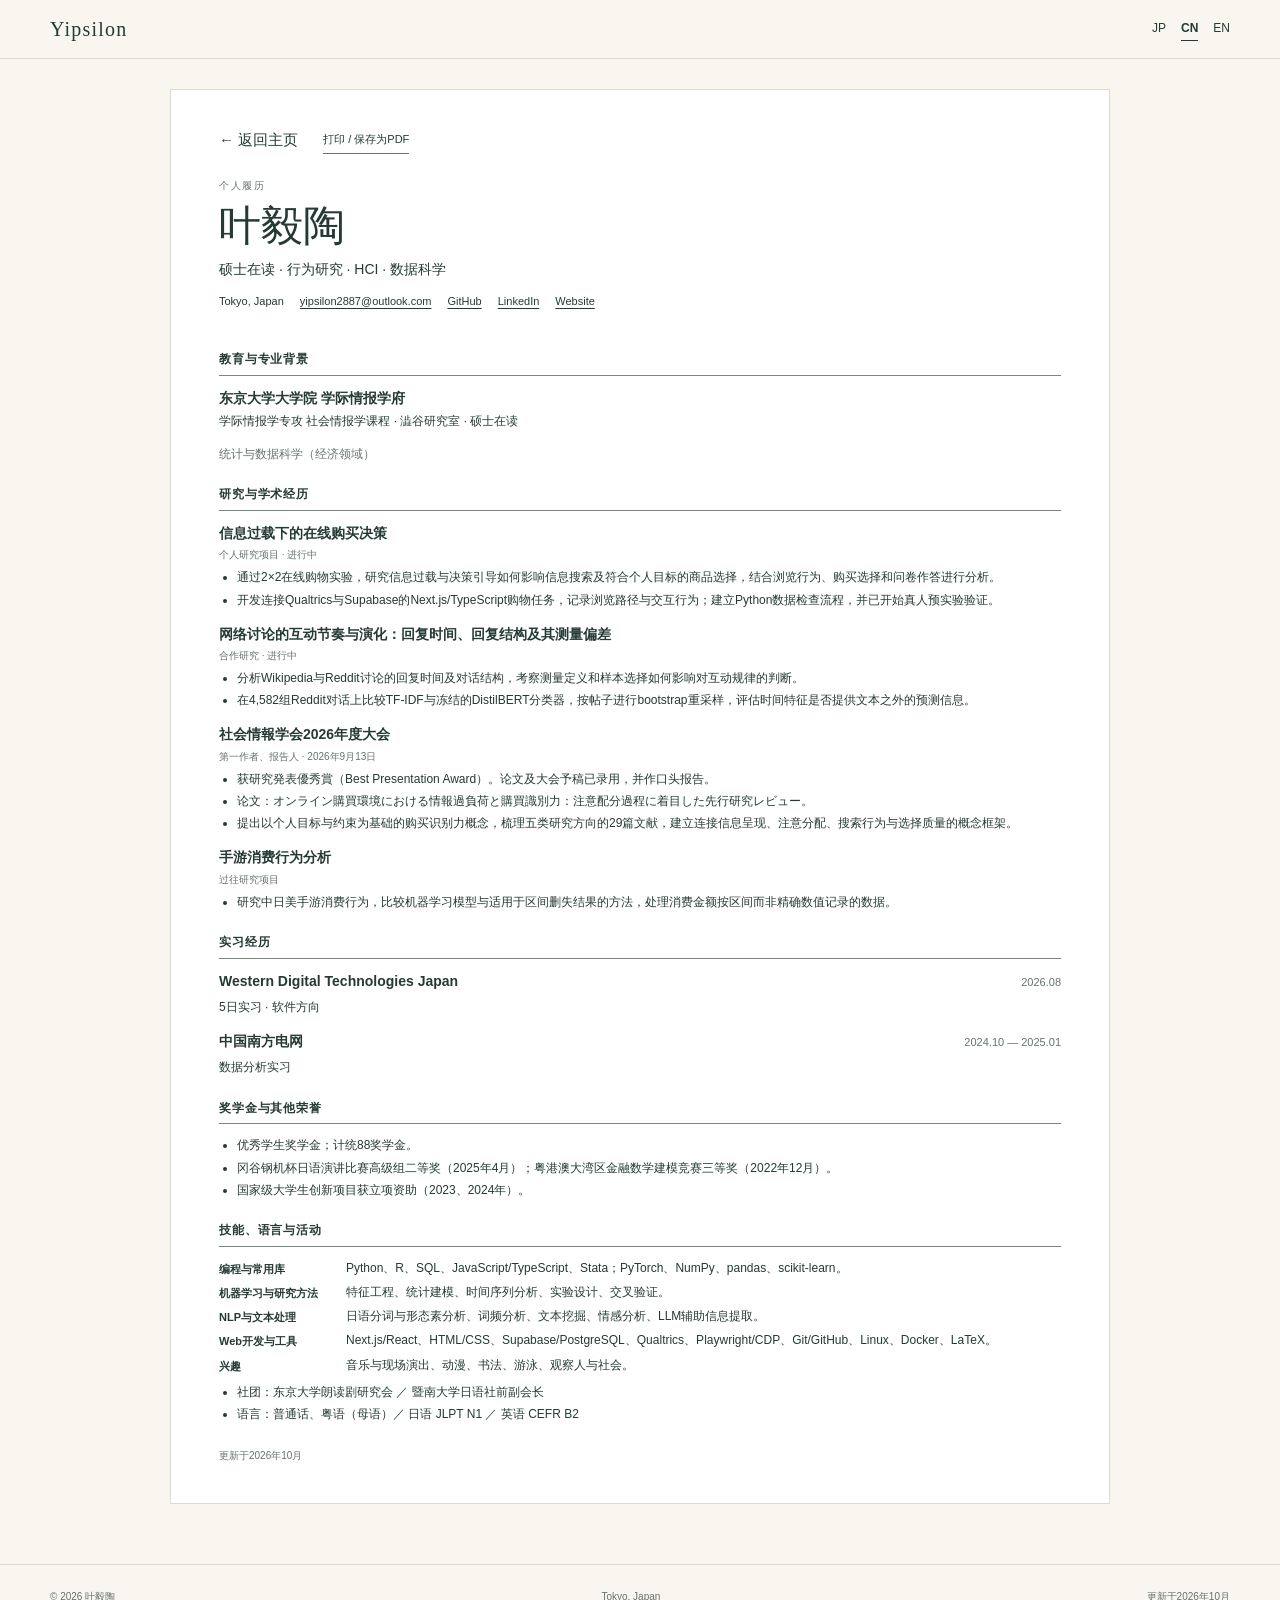
<file: zh/cv/index.html>
<!doctype html>
<html lang="zh-CN"><head><meta charset="utf-8"><meta name="viewport" content="width=device-width,initial-scale=1"><title>经历与个人简介 | 叶毅陶 | 东京大学 | 行为研究与HCI</title><meta name="description" content="叶毅陶的个人主页：东京大学研究生，以数据科学为基础，关注行为决策、交流网络与感知交互，兼具实验系统和软件开发经历。"><meta name="theme-color" content="#f8f6ef"><meta property="og:title" content="经历与个人简介 | 叶毅陶 | 东京大学 | 行为研究与HCI"><meta property="og:description" content="叶毅陶的个人主页：东京大学研究生，以数据科学为基础，关注行为决策、交流网络与感知交互，兼具实验系统和软件开发经历。"><meta property="og:type" content="website"><link rel="icon" href="../../favicon.svg" type="image/svg+xml"><link rel="stylesheet" href="../../styles.css"><link rel="alternate" hreflang="ja" href="../../ja/cv/"><link rel="alternate" hreflang="zh-CN" href="../../zh/cv/"><link rel="alternate" hreflang="en" href="../../en/cv/"></head><body><a class="skip" href="#main">跳至正文</a><header><div class="wrap topbar"><a class="brand" aria-label="Yipsilon" href="../">Yipsilon</a><nav class="nav" aria-label="Navigation"><a href="../#research">研究</a><a href="../#experience">经历</a><a href="../#about">关于我</a><a href="../#contact">联系</a></nav><nav class="langs" aria-label="Language"><a href="../../ja/cv/" lang="ja" data-language="ja">JP</a><a href="../../zh/cv/" lang="zh-CN" data-language="zh" aria-current="page">CN</a><a href="../../en/cv/" lang="en" data-language="en">EN</a></nav></div></header><main id="main" class="wrap resume-wrap"><article class="cv-section resume-sheet"><div class="cv-actions"><a href="../">&#8592; 返回主页</a><button class="cv-button" id="print">打印 / 保存为PDF</button></div><div class="resume-heading"><p class="resume-kicker">个人履历</p><h1>叶毅陶</h1><p class="resume-subtitle">硕士在读 · 行为研究 · HCI · 数据科学</p><div class="resume-contacts"><span>Tokyo, Japan</span><a href="mailto:yipsilon2887@outlook.com">yipsilon2887@outlook.com</a><a href="https://github.com/yipsilon2887">GitHub</a><a href="https://www.linkedin.com/in/yitao-ye-24138a41a/">LinkedIn</a><a href="../">Website</a></div></div>
      <section class="resume-section"><h2>教育与专业背景</h2><article class="resume-entry"><h3>东京大学大学院 学际情报学府</h3><p>学际情报学专攻 社会情报学课程 · 澁谷研究室 · 硕士在读</p></article><p class="resume-background">统计与数据科学（经济领域）</p></section>
      <section class="resume-section"><h2>研究与学术经历</h2><article class="resume-entry"><h3>信息过载下的在线购买决策</h3><p class="resume-meta">个人研究项目 · 进行中</p><ul><li>通过2×2在线购物实验，研究信息过载与决策引导如何影响信息搜索及符合个人目标的商品选择，结合浏览行为、购买选择和问卷作答进行分析。</li><li>开发连接Qualtrics与Supabase的Next.js/TypeScript购物任务，记录浏览路径与交互行为；建立Python数据检查流程，并已开始真人预实验验证。</li></ul></article><article class="resume-entry"><h3>网络讨论的互动节奏与演化：回复时间、回复结构及其测量偏差</h3><p class="resume-meta">合作研究 · 进行中</p><ul><li>分析Wikipedia与Reddit讨论的回复时间及对话结构，考察测量定义和样本选择如何影响对互动规律的判断。</li><li>在4,582组Reddit对话上比较TF-IDF与冻结的DistilBERT分类器，按帖子进行bootstrap重采样，评估时间特征是否提供文本之外的预测信息。</li></ul></article><article class="resume-entry"><h3>社会情報学会2026年度大会</h3><p class="resume-meta">第一作者、报告人 · 2026年9月13日</p><ul><li>获研究発表優秀賞（Best Presentation Award）。论文及大会予稿已录用，并作口头报告。</li><li>论文：オンライン購買環境における情報過負荷と購買識別力：注意配分過程に着目した先行研究レビュー。</li><li>提出以个人目标与约束为基础的购买识别力概念，梳理五类研究方向的29篇文献，建立连接信息呈现、注意分配、搜索行为与选择质量的概念框架。</li></ul></article><article class="resume-entry"><h3>手游消费行为分析</h3><p class="resume-meta">过往研究项目</p><ul><li>研究中日美手游消费行为，比较机器学习模型与适用于区间删失结果的方法，处理消费金额按区间而非精确数值记录的数据。</li></ul></article></section>
      <section class="resume-section"><h2>实习经历</h2><article class="resume-entry"><div class="resume-row"><h3>Western Digital Technologies Japan</h3><span class="resume-date">2026.08</span></div><p>5日实习 · 软件方向</p></article><article class="resume-entry"><div class="resume-row"><h3>中国南方电网</h3><span class="resume-date">2024.10 — 2025.01</span></div><p>数据分析实习</p></article></section>
      <section class="resume-section"><h2>奖学金与其他荣誉</h2><ul><li>优秀学生奖学金；计统88奖学金。</li><li>冈谷钢机杯日语演讲比赛高级组二等奖（2025年4月）；粤港澳大湾区金融数学建模竞赛三等奖（2022年12月）。</li><li>国家级大学生创新项目获立项资助（2023、2024年）。</li></ul></section>
      <section class="resume-section"><h2>技能、语言与活动</h2><dl class="resume-skills"><div><dt>编程与常用库</dt><dd>Python、R、SQL、JavaScript/TypeScript、Stata；PyTorch、NumPy、pandas、scikit-learn。</dd></div><div><dt>机器学习与研究方法</dt><dd>特征工程、统计建模、时间序列分析、实验设计、交叉验证。</dd></div><div><dt>NLP与文本处理</dt><dd>日语分词与形态素分析、词频分析、文本挖掘、情感分析、LLM辅助信息提取。</dd></div><div><dt>Web开发与工具</dt><dd>Next.js/React、HTML/CSS、Supabase/PostgreSQL、Qualtrics、Playwright/CDP、Git/GitHub、Linux、Docker、LaTeX。</dd></div><div><dt>兴趣</dt><dd>音乐与现场演出、动漫、书法、游泳、观察人与社会。</dd></div></dl><ul><li>社团：东京大学朗读剧研究会 ／ 暨南大学日语社前副会长</li><li>语言：普通话、粤语（母语）／ 日语 JLPT N1 ／ 英语 CEFR B2</li></ul></section>
      <p class="resume-updated">更新于2026年10月</p></article></main><footer><div class="wrap footer-inner"><span>&copy; 2026 叶毅陶</span><span>Tokyo, Japan</span><span>更新于2026年10月</span></div></footer><script type="application/json" id="language-pages">{"ja/":"\u003c!doctype html>\n\u003chtml lang=\"ja\">\u003chead>\u003cmeta charset=\"utf-8\">\u003cmeta name=\"viewport\" content=\"width=device-width,initial-scale=1\">\u003ctitle>叶毅陶 | 東京大学 | 行動研究・HCI\u003c/title>\u003cmeta name=\"description\" content=\"叶毅陶の個人サイト。東京大学大学院で、データサイエンスを基盤に行動・意思決定、コミュニケーションのネットワーク、知覚とインタラクションを研究しています。\">\u003cmeta name=\"theme-color\" content=\"#f8f6ef\">\u003cmeta property=\"og:title\" content=\"叶毅陶 | 東京大学 | 行動研究・HCI\">\u003cmeta property=\"og:description\" content=\"叶毅陶の個人サイト。東京大学大学院で、データサイエンスを基盤に行動・意思決定、コミュニケーションのネットワーク、知覚とインタラクションを研究しています。\">\u003cmeta property=\"og:type\" content=\"website\">\u003clink rel=\"icon\" href=\"../favicon.svg\" type=\"image/svg+xml\">\u003clink rel=\"stylesheet\" href=\"../styles.css\">\u003clink rel=\"alternate\" hreflang=\"ja\" href=\"../ja/\">\u003clink rel=\"alternate\" hreflang=\"zh-CN\" href=\"../zh/\">\u003clink rel=\"alternate\" hreflang=\"en\" href=\"../en/\">\u003c/head>\u003cbody>\u003ca class=\"skip\" href=\"#main\">本文へ\u003c/a>\u003cheader>\u003cdiv class=\"wrap topbar\">\u003ca class=\"brand\" aria-label=\"イプシロン\" href=\"./\">イプシロン\u003c/a>\u003cnav class=\"nav\" aria-label=\"Navigation\">\u003ca href=\"#research\">研究\u003c/a>\u003ca href=\"#experience\">経験\u003c/a>\u003ca href=\"#about\">私について\u003c/a>\u003ca href=\"#contact\">連絡\u003c/a>\u003c/nav>\u003cnav class=\"langs\" aria-label=\"Language\">\u003ca href=\"../ja/\" lang=\"ja\" data-language=\"ja\" aria-current=\"page\">JP\u003c/a>\u003ca href=\"../zh/\" lang=\"zh-CN\" data-language=\"zh\">CN\u003c/a>\u003ca href=\"../en/\" lang=\"en\" data-language=\"en\">EN\u003c/a>\u003c/nav>\u003c/div>\u003c/header>\u003cmain id=\"main\" class=\"wrap profile-layout\">\n      \u003caside class=\"profile-side\">\u003cdiv class=\"profile-art profile-photo\">\u003ca href=\"../portrait.jpg\">\u003cimg src=\"../portrait.jpg\" alt=\"叶毅陶の写真\" width=\"3024\" height=\"4032\" fetchpriority=\"high\">\u003c/a>\u003c/div>\u003cdiv class=\"social-links\" id=\"contact\">\u003ca href=\"https://www.linkedin.com/in/yitao-ye-24138a41a/\" aria-label=\"LinkedIn\" target=\"_blank\" rel=\"noopener noreferrer\">\u003csvg viewBox=\"0 0 24 24\" aria-hidden=\"true\">\u003crect x=\"2\" y=\"2\" width=\"20\" height=\"20\" rx=\"2\" fill=\"currentColor\"/>\u003ctext x=\"5\" y=\"18\" fill=\"var(--paper)\" font-family=\"Arial,sans-serif\" font-weight=\"700\" font-size=\"16\">in\u003c/text>\u003c/svg>\u003cspan>LinkedIn\u003c/span>\u003c/a>\u003ca href=\"https://x.com/Yipsilon2887\" aria-label=\"X\" target=\"_blank\" rel=\"noopener noreferrer\">\u003csvg viewBox=\"0 0 24 24\" aria-hidden=\"true\">\u003cpath fill=\"currentColor\" d=\"M18.9 2H22l-6.8 7.8L23.2 22h-6.3l-4.9-6.5L6.3 22H3.2l7.3-8.4L.8 2h6.5l4.4 5.8L16.8 2h2.1ZM17.8 20h1.8L6.3 4H4.4l13.4 16Z\"/>\u003c/svg>\u003cspan>X\u003c/span>\u003c/a>\u003ca href=\"https://github.com/yipsilon2887\" aria-label=\"GitHub\" target=\"_blank\" rel=\"noopener noreferrer\">\u003csvg viewBox=\"0 0 24 24\" aria-hidden=\"true\">\u003cpath fill=\"currentColor\" d=\"M12 .3a12 12 0 0 0-3.8 23.4c.6.1.8-.3.8-.6v-2.3c-3.4.7-4.1-1.4-4.1-1.4-.5-1.4-1.3-1.8-1.3-1.8-1.1-.7.1-.7.1-.7 1.2.1 1.8 1.3 1.8 1.3 1 1.8 2.8 1.3 3.5 1 .1-.8.4-1.3.8-1.6-2.7-.3-5.5-1.4-5.5-6a4.7 4.7 0 0 1 1.2-3.2c-.1-.3-.5-1.6.1-3.2 0 0 1-.3 3.3 1.2a11.4 11.4 0 0 1 6 0c2.3-1.5 3.3-1.2 3.3-1.2.6 1.6.2 2.9.1 3.2a4.7 4.7 0 0 1 1.2 3.2c0 4.6-2.8 5.7-5.5 6 .4.4.8 1.1.8 2.2v3.3c0 .3.2.7.8.6A12 12 0 0 0 12 .3Z\"/>\u003c/svg>\u003cspan>GitHub\u003c/span>\u003c/a>\u003ca href=\"mailto:yipsilon2887@outlook.com\" aria-label=\"メール\">\u003csvg viewBox=\"0 0 24 24\" aria-hidden=\"true\">\u003cg fill=\"none\" stroke=\"currentColor\" stroke-width=\"1.6\" stroke-linejoin=\"round\">\u003crect x=\"2\" y=\"4\" width=\"20\" height=\"16\" rx=\"2\"/>\u003cpath d=\"m3 5 9 8 9-8\"/>\u003c/g>\u003c/svg>\u003cspan>メール\u003c/span>\u003c/a>\u003c/div>\u003ca class=\"side-cv\" href=\"cv/\">経歴を見る \u003cspan aria-hidden=\"true\">&#8594;\u003c/span>\u003c/a>\u003cp class=\"location\">TOKYO, JAPAN\u003c/p>\u003c/aside>\n      \u003cdiv class=\"profile-main\">\u003csection class=\"intro\">\u003cp class=\"affiliation\">東京大学 学際情報学専攻 / 澁谷研究室\u003c/p>\u003ch1 aria-label=\"叶毅陶\">\u003cspan>叶\u003c/span>\u003cspan class=\"name-given\">毅陶\u003c/span>\u003c/h1>\u003ch2>行動研究・HCI\u003cbr>意思決定・人と情報のインタラクション\u003c/h2>\u003cp class=\"bio\">データサイエンスを基盤に、人の行動と意思決定、コミュニケーションのネットワーク、知覚とインタラクションを研究し、実験システムの開発にも取り組んでいます。現在は東京大学大学院学際情報学府の修士課程で、社会情報学コース・澁谷研究室に所属しています。\u003c/p>\u003cdiv class=\"identity-strip\">\u003cdiv>\u003cspan class=\"label\">現在\u003c/span>\u003cp>東京大学大学院 · 社会情報学コース / 澁谷研究室\u003c/p>\u003c/div>\u003cdiv>\u003cspan class=\"label\">専門\u003c/span>\u003cp>統計・データサイエンス（経済分野）\u003c/p>\u003c/div>\u003cdiv>\u003cspan class=\"label\">スキル\u003c/span>\u003cp>Python / R / SQL / JavaScript\u003c/p>\u003c/div>\u003c/div>\u003c/section>\n      \u003cdiv class=\"topic-layout\">\u003cnav class=\"topic-nav\" aria-label=\"主な内容 / 01—04\">\u003cp>主な内容 / 01—04\u003c/p>\u003cdiv role=\"tablist\" aria-label=\"主な内容 / 01—04\">\u003ca role=\"tab\" id=\"tab-research\" aria-controls=\"research\" aria-selected=\"true\" href=\"#research\">\u003cspan class=\"tab-no\">01\u003c/span>\u003cspan>\u003cstrong>研究\u003c/strong>\u003csmall>行動研究・HCI\u003c/small>\u003c/span>\u003c/a>\u003ca role=\"tab\" id=\"tab-recognition\" aria-controls=\"recognition\" aria-selected=\"false\" href=\"#recognition\">\u003cspan class=\"tab-no\">02\u003c/span>\u003cspan>\u003cstrong>発表・受賞\u003c/strong>\u003csmall>社会情報学会\u003c/small>\u003c/span>\u003c/a>\u003ca role=\"tab\" id=\"tab-experience\" aria-controls=\"experience\" aria-selected=\"false\" href=\"#experience\">\u003cspan class=\"tab-no\">03\u003c/span>\u003cspan>\u003cstrong>インターン\u003c/strong>\u003csmall>WDTJ・南方電網\u003c/small>\u003c/span>\u003c/a>\u003ca role=\"tab\" id=\"tab-about\" aria-controls=\"about\" aria-selected=\"false\" href=\"#about\">\u003cspan class=\"tab-no\">04\u003c/span>\u003cspan>\u003cstrong>趣味・関心\u003c/strong>\u003csmall>音楽・アニメ・人とのつながり\u003c/small>\u003c/span>\u003c/a>\u003c/div>\u003c/nav>\u003cdiv class=\"panels\">\n      \u003csection class=\"topic-panel\" id=\"research\" role=\"tabpanel\" aria-labelledby=\"tab-research\">\u003cspan class=\"eyebrow\">研究 / 01\u003c/span>\u003carticle class=\"project\" id=\"web-track\">\u003ch3>情報過負荷下のユーザーの意思決定と心理メカニズム\u003c/h3>\u003cp>情報量と購買リテラシーへの介入が、商品の比較・選択にどう関わるかを、意思決定過程と心理メカニズムに着目して研究しています。模擬ECサイトと質問紙をつないだ実験環境を開発し、パイロット実験を準備中です。\u003c/p>\u003cspan class=\"status\">2025年5月 - 現在 · 実験システム構築・パイロット準備\u003c/span>\u003c/article>\u003carticle class=\"project\" id=\"sociophysics\">\u003ch3>オンライン議論のリズムと展開：返信時間・構造・測定バイアス\u003c/h3>\u003cp>WikipediaやRedditの対話データを用い、返信タイミング、返信構造、測定バイアスからオンライン議論のリズムと展開を調べています。データと測定方法を検証しながら、時間モデルを探索しています。\u003c/p>\u003cspan class=\"status\">2026年9月 - 現在 · データ・測定検証／モデル探索\u003c/span>\u003c/article>\u003carticle class=\"project\" id=\"human-augmentation\">\u003ch3>触覚と聴覚で捉える、見えない内部状態\u003c/h3>\u003cp>触れる、たたく、揺らすことで生じる音や振動から、物体の内部状態を知覚する方法を考えています。チームプロジェクトとして、現在は初期段階にあります。\u003c/p>\u003cspan class=\"status\">2026年10月 - 現在 · 授業プロジェクト・構想段階\u003c/span>\u003c/article>\u003c/section>\n      \u003csection class=\"topic-panel\" id=\"recognition\" role=\"tabpanel\" aria-labelledby=\"tab-recognition\">\u003cspan class=\"eyebrow\">発表・受賞 / 02\u003c/span>\u003ch2>2026年9月13日 · 社会情報学会 研究発表優秀賞\u003c/h2>\u003cp>「オンライン購買環境における情報過負荷と購買識別力：注意配分過程に着目した先行研究レビュー」— 口頭発表\u003c/p>\u003c/section>\n      \u003csection class=\"topic-panel\" id=\"experience\" role=\"tabpanel\" aria-labelledby=\"tab-experience\">\u003cspan class=\"eyebrow\">インターンシップ / 03\u003c/span>\u003ch2>インターンシップ\u003c/h2>\u003carticle class=\"internship\">\u003cspan class=\"date\">2026.08\u003c/span>\u003cdiv>\u003ch3>Western Digital Technologies Japan\u003c/h3>\u003cp>5日間インターンシップ · ソフトウェアコース\u003c/p>\u003c/div>\u003c/article>\u003carticle class=\"internship\">\u003cspan class=\"date\">2024.10 — 2025.01\u003c/span>\u003cdiv>\u003ch3>中国南方電網\u003c/h3>\u003cp>データ分析インターン\u003c/p>\u003c/div>\u003c/article>\u003c/section>\n      \u003csection class=\"topic-panel\" id=\"about\" role=\"tabpanel\" aria-labelledby=\"tab-about\">\u003cspan class=\"eyebrow\">趣味・関心 / 04\u003c/span>\u003ch2>音楽・サブカルチャー・日々の探索\u003c/h2>\u003cul>\u003cli>好きな音楽：昭和歌謡、J-POP、City Pop、アニソン\u003c/li>\u003cli>アーティスト：宇多田ヒカル、水樹奈々、LiSA、田村ゆかり、中島由貴、水瀬いのり、藍井エイル、May&#x27;n、East Of Eden、BanG Dream!\u003c/li>\u003cli>その他の関心：ガジェット、アニメ、ゲーム、ロボット、声優、情報強者、ニュース、人間・社会観察\u003c/li>\u003cli>日々の楽しみ：聖地巡礼、スタンプラリー、アニメ関連イベント\u003c/li>\u003cli>特技：水泳（泳力検定1級相当）、書道\u003c/li>\u003cli>サークル：東京大学朗読劇研究会 ／ 暨南大学日本語サークル 元副会長\u003c/li>\u003cli>語学：中国語・広東語（母語）／ 日本語 JLPT N1 ／ 英語 CEFR B2\u003c/li>\u003c/ul>\u003c/section>\n      \u003c/div>\u003c/div>\u003c/div>\n    \u003c/main>\u003cfooter>\u003cdiv class=\"wrap footer-inner\">\u003cspan>&copy; 2026 叶毅陶\u003c/span>\u003cspan>Tokyo, Japan\u003c/span>\u003cspan>更新：2026年10月\u003c/span>\u003c/div>\u003c/footer>\u003cscript src=\"../site.js\" defer>\u003c/script>\u003c/body>\u003c/html>","zh/":"\u003c!doctype html>\n\u003chtml lang=\"zh-CN\">\u003chead>\u003cmeta charset=\"utf-8\">\u003cmeta name=\"viewport\" content=\"width=device-width,initial-scale=1\">\u003ctitle>叶毅陶 | 东京大学 | 行为研究与HCI\u003c/title>\u003cmeta name=\"description\" content=\"叶毅陶的个人主页：东京大学研究生，以数据科学为基础，关注行为决策、交流网络与感知交互，兼具实验系统和软件开发经历。\">\u003cmeta name=\"theme-color\" content=\"#f8f6ef\">\u003cmeta property=\"og:title\" content=\"叶毅陶 | 东京大学 | 行为研究与HCI\">\u003cmeta property=\"og:description\" content=\"叶毅陶的个人主页：东京大学研究生，以数据科学为基础，关注行为决策、交流网络与感知交互，兼具实验系统和软件开发经历。\">\u003cmeta property=\"og:type\" content=\"website\">\u003clink rel=\"icon\" href=\"../favicon.svg\" type=\"image/svg+xml\">\u003clink rel=\"stylesheet\" href=\"../styles.css\">\u003clink rel=\"alternate\" hreflang=\"ja\" href=\"../ja/\">\u003clink rel=\"alternate\" hreflang=\"zh-CN\" href=\"../zh/\">\u003clink rel=\"alternate\" hreflang=\"en\" href=\"../en/\">\u003c/head>\u003cbody>\u003ca class=\"skip\" href=\"#main\">跳至正文\u003c/a>\u003cheader>\u003cdiv class=\"wrap topbar\">\u003ca class=\"brand\" aria-label=\"Yipsilon\" href=\"./\">Yipsilon\u003c/a>\u003cnav class=\"nav\" aria-label=\"Navigation\">\u003ca href=\"#research\">研究\u003c/a>\u003ca href=\"#experience\">经历\u003c/a>\u003ca href=\"#about\">关于我\u003c/a>\u003ca href=\"#contact\">联系\u003c/a>\u003c/nav>\u003cnav class=\"langs\" aria-label=\"Language\">\u003ca href=\"../ja/\" lang=\"ja\" data-language=\"ja\">JP\u003c/a>\u003ca href=\"../zh/\" lang=\"zh-CN\" data-language=\"zh\" aria-current=\"page\">CN\u003c/a>\u003ca href=\"../en/\" lang=\"en\" data-language=\"en\">EN\u003c/a>\u003c/nav>\u003c/div>\u003c/header>\u003cmain id=\"main\" class=\"wrap profile-layout\">\n      \u003caside class=\"profile-side\">\u003cdiv class=\"profile-art profile-photo\">\u003ca href=\"../portrait.jpg\">\u003cimg src=\"../portrait.jpg\" alt=\"叶毅陶的照片\" width=\"3024\" height=\"4032\" fetchpriority=\"high\">\u003c/a>\u003c/div>\u003cdiv class=\"social-links\" id=\"contact\">\u003ca href=\"https://www.linkedin.com/in/yitao-ye-24138a41a/\" aria-label=\"LinkedIn\" target=\"_blank\" rel=\"noopener noreferrer\">\u003csvg viewBox=\"0 0 24 24\" aria-hidden=\"true\">\u003crect x=\"2\" y=\"2\" width=\"20\" height=\"20\" rx=\"2\" fill=\"currentColor\"/>\u003ctext x=\"5\" y=\"18\" fill=\"var(--paper)\" font-family=\"Arial,sans-serif\" font-weight=\"700\" font-size=\"16\">in\u003c/text>\u003c/svg>\u003cspan>LinkedIn\u003c/span>\u003c/a>\u003ca href=\"https://x.com/Yipsilon2887\" aria-label=\"X\" target=\"_blank\" rel=\"noopener noreferrer\">\u003csvg viewBox=\"0 0 24 24\" aria-hidden=\"true\">\u003cpath fill=\"currentColor\" d=\"M18.9 2H22l-6.8 7.8L23.2 22h-6.3l-4.9-6.5L6.3 22H3.2l7.3-8.4L.8 2h6.5l4.4 5.8L16.8 2h2.1ZM17.8 20h1.8L6.3 4H4.4l13.4 16Z\"/>\u003c/svg>\u003cspan>X\u003c/span>\u003c/a>\u003ca href=\"https://github.com/yipsilon2887\" aria-label=\"GitHub\" target=\"_blank\" rel=\"noopener noreferrer\">\u003csvg viewBox=\"0 0 24 24\" aria-hidden=\"true\">\u003cpath fill=\"currentColor\" d=\"M12 .3a12 12 0 0 0-3.8 23.4c.6.1.8-.3.8-.6v-2.3c-3.4.7-4.1-1.4-4.1-1.4-.5-1.4-1.3-1.8-1.3-1.8-1.1-.7.1-.7.1-.7 1.2.1 1.8 1.3 1.8 1.3 1 1.8 2.8 1.3 3.5 1 .1-.8.4-1.3.8-1.6-2.7-.3-5.5-1.4-5.5-6a4.7 4.7 0 0 1 1.2-3.2c-.1-.3-.5-1.6.1-3.2 0 0 1-.3 3.3 1.2a11.4 11.4 0 0 1 6 0c2.3-1.5 3.3-1.2 3.3-1.2.6 1.6.2 2.9.1 3.2a4.7 4.7 0 0 1 1.2 3.2c0 4.6-2.8 5.7-5.5 6 .4.4.8 1.1.8 2.2v3.3c0 .3.2.7.8.6A12 12 0 0 0 12 .3Z\"/>\u003c/svg>\u003cspan>GitHub\u003c/span>\u003c/a>\u003ca href=\"mailto:yipsilon2887@outlook.com\" aria-label=\"邮箱\">\u003csvg viewBox=\"0 0 24 24\" aria-hidden=\"true\">\u003cg fill=\"none\" stroke=\"currentColor\" stroke-width=\"1.6\" stroke-linejoin=\"round\">\u003crect x=\"2\" y=\"4\" width=\"20\" height=\"16\" rx=\"2\"/>\u003cpath d=\"m3 5 9 8 9-8\"/>\u003c/g>\u003c/svg>\u003cspan>邮箱\u003c/span>\u003c/a>\u003c/div>\u003ca class=\"side-cv\" href=\"cv/\">查看履历 \u003cspan aria-hidden=\"true\">&#8594;\u003c/span>\u003c/a>\u003cp class=\"location\">TOKYO, JAPAN\u003c/p>\u003c/aside>\n      \u003cdiv class=\"profile-main\">\u003csection class=\"intro\">\u003cp class=\"affiliation\">东京大学 学际情报学专攻 / 澁谷研究室\u003c/p>\u003ch1 aria-label=\"叶毅陶\">\u003cspan>叶\u003c/span>\u003cspan class=\"name-given\">毅陶\u003c/span>\u003c/h1>\u003ch2>行为研究・HCI\u003cbr>行为决策&amp;人与信息的交互\u003c/h2>\u003cp class=\"bio\">以数据科学为基础，关注人的行为与决策、交流网络及感知交互，并开发用于研究的实验系统。目前在东京大学大学院学际情报学府攻读硕士，所属社会情报学课程澁谷研究室。\u003c/p>\u003cdiv class=\"identity-strip\">\u003cdiv>\u003cspan class=\"label\">目前\u003c/span>\u003cp>东京大学大学院 · 社会情报学课程 / 澁谷研究室\u003c/p>\u003c/div>\u003cdiv>\u003cspan class=\"label\">背景\u003c/span>\u003cp>统计与数据科学（经济领域）\u003c/p>\u003c/div>\u003cdiv>\u003cspan class=\"label\">技能\u003c/span>\u003cp>Python / R / SQL / JavaScript\u003c/p>\u003c/div>\u003c/div>\u003c/section>\n      \u003cdiv class=\"topic-layout\">\u003cnav class=\"topic-nav\" aria-label=\"主要内容 / 01—04\">\u003cp>主要内容 / 01—04\u003c/p>\u003cdiv role=\"tablist\" aria-label=\"主要内容 / 01—04\">\u003ca role=\"tab\" id=\"tab-research\" aria-controls=\"research\" aria-selected=\"true\" href=\"#research\">\u003cspan class=\"tab-no\">01\u003c/span>\u003cspan>\u003cstrong>研究\u003c/strong>\u003csmall>行为研究・HCI\u003c/small>\u003c/span>\u003c/a>\u003ca role=\"tab\" id=\"tab-recognition\" aria-controls=\"recognition\" aria-selected=\"false\" href=\"#recognition\">\u003cspan class=\"tab-no\">02\u003c/span>\u003cspan>\u003cstrong>发表与荣誉\u003c/strong>\u003csmall>社会情報学会\u003c/small>\u003c/span>\u003c/a>\u003ca role=\"tab\" id=\"tab-experience\" aria-controls=\"experience\" aria-selected=\"false\" href=\"#experience\">\u003cspan class=\"tab-no\">03\u003c/span>\u003cspan>\u003cstrong>实习经历\u003c/strong>\u003csmall>西部数据・南方电网\u003c/small>\u003c/span>\u003c/a>\u003ca role=\"tab\" id=\"tab-about\" aria-controls=\"about\" aria-selected=\"false\" href=\"#about\">\u003cspan class=\"tab-no\">04\u003c/span>\u003cspan>\u003cstrong>兴趣爱好\u003c/strong>\u003csmall>音乐・动画・人与人的联系\u003c/small>\u003c/span>\u003c/a>\u003c/div>\u003c/nav>\u003cdiv class=\"panels\">\n      \u003csection class=\"topic-panel\" id=\"research\" role=\"tabpanel\" aria-labelledby=\"tab-research\">\u003cspan class=\"eyebrow\">研究 / 01\u003c/span>\u003carticle class=\"project\" id=\"web-track\">\u003ch3>信息过载下的用户决策：行为过程与心理机制\u003c/h3>\u003cp>研究信息量与购买素养干预如何影响商品比较和选择，关注决策过程及其心理机制。正在开发连接模拟电商与问卷的实验平台，并准备真人预实验。\u003c/p>\u003cspan class=\"status\">2025年5月 - 至今 · 实验平台开发 · 预实验准备\u003c/span>\u003c/article>\u003carticle class=\"project\" id=\"sociophysics\">\u003ch3>网络讨论的互动节奏与演化：回复时间、回复结构及其测量偏差\u003c/h3>\u003cp>利用 Wikipedia 与 Reddit 对话数据，从回复时间、回复结构与测量偏差切入，研究网络讨论的互动节奏与演化。当前核查数据与测量方法，并探索时间模型。\u003c/p>\u003cspan class=\"status\">2026年9月 - 至今 · 数据与测量核查 · 模型探索\u003c/span>\u003c/article>\u003carticle class=\"project\" id=\"human-augmentation\">\u003ch3>以触觉与听觉感知不可见的内部状态\u003c/h3>\u003cp>探索通过触摸、轻敲和摇晃产生的声音与振动感知物体内部状态。作为团队项目，目前处于初期阶段。\u003c/p>\u003cspan class=\"status\">2026年10月 - 至今 · 课程团队项目 · 构想阶段\u003c/span>\u003c/article>\u003c/section>\n      \u003csection class=\"topic-panel\" id=\"recognition\" role=\"tabpanel\" aria-labelledby=\"tab-recognition\">\u003cspan class=\"eyebrow\">发表与荣誉 / 02\u003c/span>\u003ch2>2026年9月13日 · 社会情報学会「研究発表優秀賞」\u003c/h2>\u003cp>「オンライン購買環境における情報過負荷と購買識別力：注意配分過程に着目した先行研究レビュー」— 口头发表。\u003c/p>\u003c/section>\n      \u003csection class=\"topic-panel\" id=\"experience\" role=\"tabpanel\" aria-labelledby=\"tab-experience\">\u003cspan class=\"eyebrow\">实习经历 / 03\u003c/span>\u003ch2>实习经历\u003c/h2>\u003carticle class=\"internship\">\u003cspan class=\"date\">2026.08\u003c/span>\u003cdiv>\u003ch3>Western Digital Technologies Japan\u003c/h3>\u003cp>5日实习 · 软件方向\u003c/p>\u003c/div>\u003c/article>\u003carticle class=\"internship\">\u003cspan class=\"date\">2024.10 — 2025.01\u003c/span>\u003cdiv>\u003ch3>中国南方电网\u003c/h3>\u003cp>数据分析实习\u003c/p>\u003c/div>\u003c/article>\u003c/section>\n      \u003csection class=\"topic-panel\" id=\"about\" role=\"tabpanel\" aria-labelledby=\"tab-about\">\u003cspan class=\"eyebrow\">兴趣与日常 / 04\u003c/span>\u003ch2>音乐、二次元与日常探索\u003c/h2>\u003cul>\u003cli>音乐流派：昭和歌谣、J-pop、City pop、动画歌曲\u003c/li>\u003cli>音乐人：宇多田ヒカル、水樹奈々、LiSA、田村ゆかり、中島由貴、水瀬いのり、藍井エイル、May&#x27;n、East Of Eden、BanG Dream!\u003c/li>\u003cli>其他兴趣：数码设备、动画、游戏、机器人、声优，新闻，情报强者、观察人与社会\u003c/li>\u003cli>日常活动：圣地巡礼、集章活动、动画相关活动\u003c/li>\u003cli>特长：游泳（中国国家三级运动员水平）、书法\u003c/li>\u003cli>社团：东京大学朗读剧研究会 ／ 暨南大学日语社前副会长\u003c/li>\u003cli>语言：普通话、粤语（母语）／ 日语 JLPT N1 ／ 英语 CEFR B2\u003c/li>\u003c/ul>\u003c/section>\n      \u003c/div>\u003c/div>\u003c/div>\n    \u003c/main>\u003cfooter>\u003cdiv class=\"wrap footer-inner\">\u003cspan>&copy; 2026 叶毅陶\u003c/span>\u003cspan>Tokyo, Japan\u003c/span>\u003cspan>更新于2026年10月\u003c/span>\u003c/div>\u003c/footer>\u003cscript src=\"../site.js\" defer>\u003c/script>\u003c/body>\u003c/html>","en/":"\u003c!doctype html>\n\u003chtml lang=\"en\">\u003chead>\u003cmeta charset=\"utf-8\">\u003cmeta name=\"viewport\" content=\"width=device-width,initial-scale=1\">\u003ctitle>Yitao Ye | The University of Tokyo | Behavioral Research &amp; HCI\u003c/title>\u003cmeta name=\"description\" content=\"Yitao Ye is a graduate student at the University of Tokyo, studying behavior and decisions, communication networks, and perceptual interaction through data science and experimental systems.\">\u003cmeta name=\"theme-color\" content=\"#f8f6ef\">\u003cmeta property=\"og:title\" content=\"Yitao Ye | The University of Tokyo | Behavioral Research &amp; HCI\">\u003cmeta property=\"og:description\" content=\"Yitao Ye is a graduate student at the University of Tokyo, studying behavior and decisions, communication networks, and perceptual interaction through data science and experimental systems.\">\u003cmeta property=\"og:type\" content=\"website\">\u003clink rel=\"icon\" href=\"../favicon.svg\" type=\"image/svg+xml\">\u003clink rel=\"stylesheet\" href=\"../styles.css\">\u003clink rel=\"alternate\" hreflang=\"ja\" href=\"../ja/\">\u003clink rel=\"alternate\" hreflang=\"zh-CN\" href=\"../zh/\">\u003clink rel=\"alternate\" hreflang=\"en\" href=\"../en/\">\u003c/head>\u003cbody>\u003ca class=\"skip\" href=\"#main\">Skip to content\u003c/a>\u003cheader>\u003cdiv class=\"wrap topbar\">\u003ca class=\"brand\" aria-label=\"Yipsilon\" href=\"./\">Yipsilon\u003c/a>\u003cnav class=\"nav\" aria-label=\"Navigation\">\u003ca href=\"#research\">Research\u003c/a>\u003ca href=\"#experience\">Experience\u003c/a>\u003ca href=\"#about\">About\u003c/a>\u003ca href=\"#contact\">Contact\u003c/a>\u003c/nav>\u003cnav class=\"langs\" aria-label=\"Language\">\u003ca href=\"../ja/\" lang=\"ja\" data-language=\"ja\">JP\u003c/a>\u003ca href=\"../zh/\" lang=\"zh-CN\" data-language=\"zh\">CN\u003c/a>\u003ca href=\"../en/\" lang=\"en\" data-language=\"en\" aria-current=\"page\">EN\u003c/a>\u003c/nav>\u003c/div>\u003c/header>\u003cmain id=\"main\" class=\"wrap profile-layout\">\n      \u003caside class=\"profile-side\">\u003cdiv class=\"profile-art profile-photo\">\u003ca href=\"../portrait.jpg\">\u003cimg src=\"../portrait.jpg\" alt=\"Portrait of Yitao Ye\" width=\"3024\" height=\"4032\" fetchpriority=\"high\">\u003c/a>\u003c/div>\u003cdiv class=\"social-links\" id=\"contact\">\u003ca href=\"https://www.linkedin.com/in/yitao-ye-24138a41a/\" aria-label=\"LinkedIn\" target=\"_blank\" rel=\"noopener noreferrer\">\u003csvg viewBox=\"0 0 24 24\" aria-hidden=\"true\">\u003crect x=\"2\" y=\"2\" width=\"20\" height=\"20\" rx=\"2\" fill=\"currentColor\"/>\u003ctext x=\"5\" y=\"18\" fill=\"var(--paper)\" font-family=\"Arial,sans-serif\" font-weight=\"700\" font-size=\"16\">in\u003c/text>\u003c/svg>\u003cspan>LinkedIn\u003c/span>\u003c/a>\u003ca href=\"https://x.com/Yipsilon2887\" aria-label=\"X\" target=\"_blank\" rel=\"noopener noreferrer\">\u003csvg viewBox=\"0 0 24 24\" aria-hidden=\"true\">\u003cpath fill=\"currentColor\" d=\"M18.9 2H22l-6.8 7.8L23.2 22h-6.3l-4.9-6.5L6.3 22H3.2l7.3-8.4L.8 2h6.5l4.4 5.8L16.8 2h2.1ZM17.8 20h1.8L6.3 4H4.4l13.4 16Z\"/>\u003c/svg>\u003cspan>X\u003c/span>\u003c/a>\u003ca href=\"https://github.com/yipsilon2887\" aria-label=\"GitHub\" target=\"_blank\" rel=\"noopener noreferrer\">\u003csvg viewBox=\"0 0 24 24\" aria-hidden=\"true\">\u003cpath fill=\"currentColor\" d=\"M12 .3a12 12 0 0 0-3.8 23.4c.6.1.8-.3.8-.6v-2.3c-3.4.7-4.1-1.4-4.1-1.4-.5-1.4-1.3-1.8-1.3-1.8-1.1-.7.1-.7.1-.7 1.2.1 1.8 1.3 1.8 1.3 1 1.8 2.8 1.3 3.5 1 .1-.8.4-1.3.8-1.6-2.7-.3-5.5-1.4-5.5-6a4.7 4.7 0 0 1 1.2-3.2c-.1-.3-.5-1.6.1-3.2 0 0 1-.3 3.3 1.2a11.4 11.4 0 0 1 6 0c2.3-1.5 3.3-1.2 3.3-1.2.6 1.6.2 2.9.1 3.2a4.7 4.7 0 0 1 1.2 3.2c0 4.6-2.8 5.7-5.5 6 .4.4.8 1.1.8 2.2v3.3c0 .3.2.7.8.6A12 12 0 0 0 12 .3Z\"/>\u003c/svg>\u003cspan>GitHub\u003c/span>\u003c/a>\u003ca href=\"mailto:yipsilon2887@outlook.com\" aria-label=\"Email\">\u003csvg viewBox=\"0 0 24 24\" aria-hidden=\"true\">\u003cg fill=\"none\" stroke=\"currentColor\" stroke-width=\"1.6\" stroke-linejoin=\"round\">\u003crect x=\"2\" y=\"4\" width=\"20\" height=\"16\" rx=\"2\"/>\u003cpath d=\"m3 5 9 8 9-8\"/>\u003c/g>\u003c/svg>\u003cspan>Email\u003c/span>\u003c/a>\u003c/div>\u003ca class=\"side-cv\" href=\"cv/\">View CV \u003cspan aria-hidden=\"true\">&#8594;\u003c/span>\u003c/a>\u003cp class=\"location\">TOKYO, JAPAN\u003c/p>\u003c/aside>\n      \u003cdiv class=\"profile-main\">\u003csection class=\"intro\">\u003cp class=\"affiliation\">The University of Tokyo · Interdisciplinary Information Studies / Shibuya Lab\u003c/p>\u003ch1 aria-label=\"Yitao Ye\">Yitao Ye\u003c/h1>\u003ch2>Behavioral Research &amp; HCI\u003cbr>Behavioral decisions &amp; human–information interaction\u003c/h2>\u003cp class=\"bio\">Grounded in data science, I study human behavior and decisions, communication networks, and perceptual interaction, while developing experimental systems for research. I am currently a master&#x27;s student at the University of Tokyo&#x27;s Graduate School of Interdisciplinary Information Studies, in the Socio-information and Communication Studies Course Shibuya Lab.\u003c/p>\u003cdiv class=\"identity-strip\">\u003cdiv>\u003cspan class=\"label\">CURRENT\u003c/span>\u003cp>The University of Tokyo · Socio-information and Communication Studies Course / Shibuya Lab\u003c/p>\u003c/div>\u003cdiv>\u003cspan class=\"label\">BACKGROUND\u003c/span>\u003cp>Statistics &amp; Data Science (Economics)\u003c/p>\u003c/div>\u003cdiv>\u003cspan class=\"label\">SKILLS\u003c/span>\u003cp>Python / R / SQL / JavaScript\u003c/p>\u003c/div>\u003c/div>\u003c/section>\n      \u003cdiv class=\"topic-layout\">\u003cnav class=\"topic-nav\" aria-label=\"Explore / 01—04\">\u003cp>Explore / 01—04\u003c/p>\u003cdiv role=\"tablist\" aria-label=\"Explore / 01—04\">\u003ca role=\"tab\" id=\"tab-research\" aria-controls=\"research\" aria-selected=\"true\" href=\"#research\">\u003cspan class=\"tab-no\">01\u003c/span>\u003cspan>\u003cstrong>Research\u003c/strong>\u003csmall>Behavioral Research · HCI\u003c/small>\u003c/span>\u003c/a>\u003ca role=\"tab\" id=\"tab-recognition\" aria-controls=\"recognition\" aria-selected=\"false\" href=\"#recognition\">\u003cspan class=\"tab-no\">02\u003c/span>\u003cspan>\u003cstrong>Recognition\u003c/strong>\u003csmall>Research presentation\u003c/small>\u003c/span>\u003c/a>\u003ca role=\"tab\" id=\"tab-experience\" aria-controls=\"experience\" aria-selected=\"false\" href=\"#experience\">\u003cspan class=\"tab-no\">03\u003c/span>\u003cspan>\u003cstrong>Internships\u003c/strong>\u003csmall>WDTJ · Southern Power Grid\u003c/small>\u003c/span>\u003c/a>\u003ca role=\"tab\" id=\"tab-about\" aria-controls=\"about\" aria-selected=\"false\" href=\"#about\">\u003cspan class=\"tab-no\">04\u003c/span>\u003cspan>\u003cstrong>Interests\u003c/strong>\u003csmall>Music · Anime · Connecting with People\u003c/small>\u003c/span>\u003c/a>\u003c/div>\u003c/nav>\u003cdiv class=\"panels\">\n      \u003csection class=\"topic-panel\" id=\"research\" role=\"tabpanel\" aria-labelledby=\"tab-research\">\u003cspan class=\"eyebrow\">Research / 01\u003c/span>\u003carticle class=\"project\" id=\"web-track\">\u003ch3>User decisions under information overload: processes and psychological mechanisms\u003c/h3>\u003cp>I study how information load and purchase-literacy interventions shape product comparison and choice, focusing on decision processes and psychological mechanisms. I am developing an experimental platform connecting a simulated shopping site with questionnaires, and preparing a participant pilot.\u003c/p>\u003cspan class=\"status\">May 2025 - Present · Experimental platform · Pilot preparation\u003c/span>\u003c/article>\u003carticle class=\"project\" id=\"sociophysics\">\u003ch3>The Rhythm and Dynamics of Online Discussions: Reply Timing, Reply Structure, and Measurement Bias\u003c/h3>\u003cp>Using Wikipedia and Reddit conversation data, I study discussion rhythms and evolution through reply timing, reply structure and measurement bias. Current work examines data and measurement choices while exploring temporal models.\u003c/p>\u003cspan class=\"status\">Sep. 2026 - Present · Data and measurement audit · Model exploration\u003c/span>\u003c/article>\u003carticle class=\"project\" id=\"human-augmentation\">\u003ch3>Sensing hidden internal states through touch and sound\u003c/h3>\u003cp>I explore how sounds and vibrations from touching, tapping or shaking objects could reveal their internal states. This team project is currently at an early stage.\u003c/p>\u003cspan class=\"status\">Oct. 2026 - Present · Course team project · Concept development\u003c/span>\u003c/article>\u003c/section>\n      \u003csection class=\"topic-panel\" id=\"recognition\" role=\"tabpanel\" aria-labelledby=\"tab-recognition\">\u003cspan class=\"eyebrow\">Presentation &amp; recognition / 02\u003c/span>\u003ch2>13 September 2026 · 社会情報学会 Research Presentation Excellence Award\u003c/h2>\u003cp>Oral presentation: “Information overload and purchase literacy in online shopping environments: a review of prior research focusing on attention allocation.”\u003c/p>\u003c/section>\n      \u003csection class=\"topic-panel\" id=\"experience\" role=\"tabpanel\" aria-labelledby=\"tab-experience\">\u003cspan class=\"eyebrow\">Internships / 03\u003c/span>\u003ch2>Internships\u003c/h2>\u003carticle class=\"internship\">\u003cspan class=\"date\">2026.08\u003c/span>\u003cdiv>\u003ch3>Western Digital Technologies Japan\u003c/h3>\u003cp>Five-day internship · Software course\u003c/p>\u003c/div>\u003c/article>\u003carticle class=\"internship\">\u003cspan class=\"date\">2024.10 — 2025.01\u003c/span>\u003cdiv>\u003ch3>China Southern Power Grid\u003c/h3>\u003cp>Data Analyst Intern\u003c/p>\u003c/div>\u003c/article>\u003c/section>\n      \u003csection class=\"topic-panel\" id=\"about\" role=\"tabpanel\" aria-labelledby=\"tab-about\">\u003cspan class=\"eyebrow\">Interests / 04\u003c/span>\u003ch2>Music, anime culture &amp; everyday exploration\u003c/h2>\u003cul>\u003cli>Music: Showa-era popular songs, J-pop, City pop and anime songs (Anisong)\u003c/li>\u003cli>Artists: Hikaru Utada, Nana Mizuki, LiSA, Yukari Tamura, Yuki Nakashima, Inori Minase, Eir Aoi, May&#x27;n, East Of Eden and BanG Dream!\u003c/li>\u003cli>Other interests: digital gadgets, anime, games, robot, voice actors, information-rich, observing people and society\u003c/li>\u003cli>Everyday activities: anime pilgrimages, stamp rallies and anime-related events\u003c/li>\u003cli>Skills: swimming (China&#x27;s national Level 3 athlete standard) and calligraphy\u003c/li>\u003cli>Clubs: UTokyo Reading Drama Club; former vice president of Jinan University Japanese Culture Club\u003c/li>\u003cli>Languages: Mandarin &amp; Cantonese (native) / Japanese JLPT N1 / English CEFR B2\u003c/li>\u003c/ul>\u003c/section>\n      \u003c/div>\u003c/div>\u003c/div>\n    \u003c/main>\u003cfooter>\u003cdiv class=\"wrap footer-inner\">\u003cspan>&copy; 2026 Yitao Ye\u003c/span>\u003cspan>Tokyo, Japan\u003c/span>\u003cspan>Updated October 2026\u003c/span>\u003c/div>\u003c/footer>\u003cscript src=\"../site.js\" defer>\u003c/script>\u003c/body>\u003c/html>","ja/cv/":"\u003c!doctype html>\n\u003chtml lang=\"ja\">\u003chead>\u003cmeta charset=\"utf-8\">\u003cmeta name=\"viewport\" content=\"width=device-width,initial-scale=1\">\u003ctitle>経歴・プロフィール | 叶毅陶 | 東京大学 | 行動研究・HCI\u003c/title>\u003cmeta name=\"description\" content=\"叶毅陶の個人サイト。東京大学大学院で、データサイエンスを基盤に行動・意思決定、コミュニケーションのネットワーク、知覚とインタラクションを研究しています。\">\u003cmeta name=\"theme-color\" content=\"#f8f6ef\">\u003cmeta property=\"og:title\" content=\"経歴・プロフィール | 叶毅陶 | 東京大学 | 行動研究・HCI\">\u003cmeta property=\"og:description\" content=\"叶毅陶の個人サイト。東京大学大学院で、データサイエンスを基盤に行動・意思決定、コミュニケーションのネットワーク、知覚とインタラクションを研究しています。\">\u003cmeta property=\"og:type\" content=\"website\">\u003clink rel=\"icon\" href=\"../../favicon.svg\" type=\"image/svg+xml\">\u003clink rel=\"stylesheet\" href=\"../../styles.css\">\u003clink rel=\"alternate\" hreflang=\"ja\" href=\"../../ja/cv/\">\u003clink rel=\"alternate\" hreflang=\"zh-CN\" href=\"../../zh/cv/\">\u003clink rel=\"alternate\" hreflang=\"en\" href=\"../../en/cv/\">\u003c/head>\u003cbody>\u003ca class=\"skip\" href=\"#main\">本文へ\u003c/a>\u003cheader>\u003cdiv class=\"wrap topbar\">\u003ca class=\"brand\" aria-label=\"イプシロン\" href=\"../\">イプシロン\u003c/a>\u003cnav class=\"nav\" aria-label=\"Navigation\">\u003ca href=\"../#research\">研究\u003c/a>\u003ca href=\"../#experience\">経験\u003c/a>\u003ca href=\"../#about\">私について\u003c/a>\u003ca href=\"../#contact\">連絡\u003c/a>\u003c/nav>\u003cnav class=\"langs\" aria-label=\"Language\">\u003ca href=\"../../ja/cv/\" lang=\"ja\" data-language=\"ja\" aria-current=\"page\">JP\u003c/a>\u003ca href=\"../../zh/cv/\" lang=\"zh-CN\" data-language=\"zh\">CN\u003c/a>\u003ca href=\"../../en/cv/\" lang=\"en\" data-language=\"en\">EN\u003c/a>\u003c/nav>\u003c/div>\u003c/header>\u003cmain id=\"main\" class=\"wrap resume-wrap\">\u003carticle class=\"cv-section resume-sheet\">\u003cdiv class=\"cv-actions\">\u003ca href=\"../\">&#8592; ホームへ\u003c/a>\u003cbutton class=\"cv-button\" id=\"print\">印刷 / PDFとして保存\u003c/button>\u003c/div>\u003cdiv class=\"resume-heading\">\u003cp class=\"resume-kicker\">経歴・プロフィール\u003c/p>\u003ch1>叶毅陶\u003c/h1>\u003cp class=\"resume-subtitle\">修士課程 · 行動研究 · HCI · データサイエンス\u003c/p>\u003cdiv class=\"resume-contacts\">\u003cspan>Tokyo, Japan\u003c/span>\u003ca href=\"mailto:yipsilon2887@outlook.com\">yipsilon2887@outlook.com\u003c/a>\u003ca href=\"https://github.com/yipsilon2887\">GitHub\u003c/a>\u003ca href=\"https://www.linkedin.com/in/yitao-ye-24138a41a/\">LinkedIn\u003c/a>\u003ca href=\"../\">Website\u003c/a>\u003c/div>\u003c/div>\n      \u003csection class=\"resume-section\">\u003ch2>所属・専門分野\u003c/h2>\u003carticle class=\"resume-entry\">\u003ch3>東京大学大学院 学際情報学府\u003c/h3>\u003cp>学際情報学専攻 社会情報学コース · 澁谷研究室 · 修士課程\u003c/p>\u003c/article>\u003cp class=\"resume-background\">統計・データサイエンス（経済分野）\u003c/p>\u003c/section>\n      \u003csection class=\"resume-section\">\u003ch2>研究・学術活動\u003c/h2>\u003carticle class=\"resume-entry\">\u003ch3>情報過負荷下のオンライン購買意思決定\u003c/h3>\u003cp class=\"resume-meta\">個人研究プロジェクト · 進行中\u003c/p>\u003cul>\u003cli>2×2のオンライン購買実験を通じて、情報過負荷と意思決定支援が情報探索や目標に沿った商品選択に与える影響を検討。閲覧行動、購買選択、質問紙回答を組み合わせて分析する。\u003c/li>\u003cli>Qualtrics・Supabaseと連携するNext.js/TypeScriptの購買課題を開発し、閲覧経路と操作を記録。Pythonによるデータ検査フローを構築し、参加者を対象とした予備検証を開始。\u003c/li>\u003c/ul>\u003c/article>\u003carticle class=\"resume-entry\">\u003ch3>オンライン議論のリズムと展開：返信時間・返信構造・測定バイアス\u003c/h3>\u003cp class=\"resume-meta\">共同研究 · 進行中\u003c/p>\u003cul>\u003cli>WikipediaとRedditの返信時間・対話構造を分析し、測定の定義やサンプル選択が議論のパターンの解釈に及ぼす影響を検討。\u003c/li>\u003cli>Redditの対話4,582組でTF-IDFと重みを固定したDistilBERT分類器を比較。投稿単位のブートストラップにより、時間特徴がテキスト以外の予測情報を加えるか評価。\u003c/li>\u003c/ul>\u003c/article>\u003carticle class=\"resume-entry\">\u003ch3>2026年社会情報学会大会\u003c/h3>\u003cp class=\"resume-meta\">筆頭著者・発表者 · 2026年9月13日\u003c/p>\u003cul>\u003cli>研究発表優秀賞を受賞。論文・大会予稿が採択され、口頭発表を実施。\u003c/li>\u003cli>論文：オンライン購買環境における情報過負荷と購買識別力：注意配分過程に着目した先行研究レビュー。\u003c/li>\u003cli>個人の目標と制約に基づく購買識別力の概念を提案。5領域の先行研究29件を整理し、情報提示・注意配分・探索行動・選択の質を結ぶ概念的枠組みを構築。\u003c/li>\u003c/ul>\u003c/article>\u003carticle class=\"resume-entry\">\u003ch3>モバイルゲームの消費行動分析\u003c/h3>\u003cp class=\"resume-meta\">過去の研究プロジェクト\u003c/p>\u003cul>\u003cli>中国・日本・米国のモバイルゲーム消費行動を分析。支出額が正確な数値ではなく区間で記録されるデータに対し、機械学習モデルと区間打ち切りデータに対応した手法を比較。\u003c/li>\u003c/ul>\u003c/article>\u003c/section>\n      \u003csection class=\"resume-section\">\u003ch2>インターンシップ\u003c/h2>\u003carticle class=\"resume-entry\">\u003cdiv class=\"resume-row\">\u003ch3>Western Digital Technologies Japan\u003c/h3>\u003cspan class=\"resume-date\">2026.08\u003c/span>\u003c/div>\u003cp>5日間インターンシップ · ソフトウェアコース\u003c/p>\u003c/article>\u003carticle class=\"resume-entry\">\u003cdiv class=\"resume-row\">\u003ch3>中国南方電網\u003c/h3>\u003cspan class=\"resume-date\">2024.10 — 2025.01\u003c/span>\u003c/div>\u003cp>データ分析インターン\u003c/p>\u003c/article>\u003c/section>\n      \u003csection class=\"resume-section\">\u003ch2>奨学金・その他の受賞\u003c/h2>\u003cul>\u003cli>優秀学生奨学金、「計統88」奨学金。\u003c/li>\u003cli>岡谷鋼機杯日本語スピーチコンテスト上級部門第2位（2025年4月）、粤港澳大湾区金融数学モデリングコンテスト第3位（2022年12月）。\u003c/li>\u003cli>国家級大学生イノベーションプログラムの研究助成に採択（2023年・2024年）。\u003c/li>\u003c/ul>\u003c/section>\n      \u003csection class=\"resume-section\">\u003ch2>スキル・語学・活動\u003c/h2>\u003cdl class=\"resume-skills\">\u003cdiv>\u003cdt>プログラミング・ライブラリ\u003c/dt>\u003cdd>Python、R、SQL、JavaScript/TypeScript、Stata；PyTorch、NumPy、pandas、scikit-learn。\u003c/dd>\u003c/div>\u003cdiv>\u003cdt>機械学習・研究手法\u003c/dt>\u003cdd>特徴量設計、統計モデリング、時系列分析、実験計画、交差検証。\u003c/dd>\u003c/div>\u003cdiv>\u003cdt>NLP・テキスト処理\u003c/dt>\u003cdd>日本語の分かち書き・形態素解析、単語頻度分析、テキストマイニング、感情分析、LLMを用いた情報抽出。\u003c/dd>\u003c/div>\u003cdiv>\u003cdt>Web開発・ツール\u003c/dt>\u003cdd>Next.js/React、HTML/CSS、Supabase/PostgreSQL、Qualtrics、Playwright/CDP、Git/GitHub、Linux、Docker、LaTeX。\u003c/dd>\u003c/div>\u003cdiv>\u003cdt>趣味・特技\u003c/dt>\u003cdd>音楽・ライブ、アニメ、書道、水泳、人間・社会観察。\u003c/dd>\u003c/div>\u003c/dl>\u003cul>\u003cli>サークル：東京大学朗読劇研究会 ／ 暨南大学日本語サークル 元副会長\u003c/li>\u003cli>語学：中国語・広東語（母語）／ 日本語 JLPT N1 ／ 英語 CEFR B2\u003c/li>\u003c/ul>\u003c/section>\n      \u003cp class=\"resume-updated\">更新：2026年10月\u003c/p>\u003c/article>\u003c/main>\u003cfooter>\u003cdiv class=\"wrap footer-inner\">\u003cspan>&copy; 2026 叶毅陶\u003c/span>\u003cspan>Tokyo, Japan\u003c/span>\u003cspan>更新：2026年10月\u003c/span>\u003c/div>\u003c/footer>\u003cscript src=\"../../site.js\" defer>\u003c/script>\u003c/body>\u003c/html>","zh/cv/":"\u003c!doctype html>\n\u003chtml lang=\"zh-CN\">\u003chead>\u003cmeta charset=\"utf-8\">\u003cmeta name=\"viewport\" content=\"width=device-width,initial-scale=1\">\u003ctitle>经历与个人简介 | 叶毅陶 | 东京大学 | 行为研究与HCI\u003c/title>\u003cmeta name=\"description\" content=\"叶毅陶的个人主页：东京大学研究生，以数据科学为基础，关注行为决策、交流网络与感知交互，兼具实验系统和软件开发经历。\">\u003cmeta name=\"theme-color\" content=\"#f8f6ef\">\u003cmeta property=\"og:title\" content=\"经历与个人简介 | 叶毅陶 | 东京大学 | 行为研究与HCI\">\u003cmeta property=\"og:description\" content=\"叶毅陶的个人主页：东京大学研究生，以数据科学为基础，关注行为决策、交流网络与感知交互，兼具实验系统和软件开发经历。\">\u003cmeta property=\"og:type\" content=\"website\">\u003clink rel=\"icon\" href=\"../../favicon.svg\" type=\"image/svg+xml\">\u003clink rel=\"stylesheet\" href=\"../../styles.css\">\u003clink rel=\"alternate\" hreflang=\"ja\" href=\"../../ja/cv/\">\u003clink rel=\"alternate\" hreflang=\"zh-CN\" href=\"../../zh/cv/\">\u003clink rel=\"alternate\" hreflang=\"en\" href=\"../../en/cv/\">\u003c/head>\u003cbody>\u003ca class=\"skip\" href=\"#main\">跳至正文\u003c/a>\u003cheader>\u003cdiv class=\"wrap topbar\">\u003ca class=\"brand\" aria-label=\"Yipsilon\" href=\"../\">Yipsilon\u003c/a>\u003cnav class=\"nav\" aria-label=\"Navigation\">\u003ca href=\"../#research\">研究\u003c/a>\u003ca href=\"../#experience\">经历\u003c/a>\u003ca href=\"../#about\">关于我\u003c/a>\u003ca href=\"../#contact\">联系\u003c/a>\u003c/nav>\u003cnav class=\"langs\" aria-label=\"Language\">\u003ca href=\"../../ja/cv/\" lang=\"ja\" data-language=\"ja\">JP\u003c/a>\u003ca href=\"../../zh/cv/\" lang=\"zh-CN\" data-language=\"zh\" aria-current=\"page\">CN\u003c/a>\u003ca href=\"../../en/cv/\" lang=\"en\" data-language=\"en\">EN\u003c/a>\u003c/nav>\u003c/div>\u003c/header>\u003cmain id=\"main\" class=\"wrap resume-wrap\">\u003carticle class=\"cv-section resume-sheet\">\u003cdiv class=\"cv-actions\">\u003ca href=\"../\">&#8592; 返回主页\u003c/a>\u003cbutton class=\"cv-button\" id=\"print\">打印 / 保存为PDF\u003c/button>\u003c/div>\u003cdiv class=\"resume-heading\">\u003cp class=\"resume-kicker\">个人履历\u003c/p>\u003ch1>叶毅陶\u003c/h1>\u003cp class=\"resume-subtitle\">硕士在读 · 行为研究 · HCI · 数据科学\u003c/p>\u003cdiv class=\"resume-contacts\">\u003cspan>Tokyo, Japan\u003c/span>\u003ca href=\"mailto:yipsilon2887@outlook.com\">yipsilon2887@outlook.com\u003c/a>\u003ca href=\"https://github.com/yipsilon2887\">GitHub\u003c/a>\u003ca href=\"https://www.linkedin.com/in/yitao-ye-24138a41a/\">LinkedIn\u003c/a>\u003ca href=\"../\">Website\u003c/a>\u003c/div>\u003c/div>\n      \u003csection class=\"resume-section\">\u003ch2>教育与专业背景\u003c/h2>\u003carticle class=\"resume-entry\">\u003ch3>东京大学大学院 学际情报学府\u003c/h3>\u003cp>学际情报学专攻 社会情报学课程 · 澁谷研究室 · 硕士在读\u003c/p>\u003c/article>\u003cp class=\"resume-background\">统计与数据科学（经济领域）\u003c/p>\u003c/section>\n      \u003csection class=\"resume-section\">\u003ch2>研究与学术经历\u003c/h2>\u003carticle class=\"resume-entry\">\u003ch3>信息过载下的在线购买决策\u003c/h3>\u003cp class=\"resume-meta\">个人研究项目 · 进行中\u003c/p>\u003cul>\u003cli>通过2×2在线购物实验，研究信息过载与决策引导如何影响信息搜索及符合个人目标的商品选择，结合浏览行为、购买选择和问卷作答进行分析。\u003c/li>\u003cli>开发连接Qualtrics与Supabase的Next.js/TypeScript购物任务，记录浏览路径与交互行为；建立Python数据检查流程，并已开始真人预实验验证。\u003c/li>\u003c/ul>\u003c/article>\u003carticle class=\"resume-entry\">\u003ch3>网络讨论的互动节奏与演化：回复时间、回复结构及其测量偏差\u003c/h3>\u003cp class=\"resume-meta\">合作研究 · 进行中\u003c/p>\u003cul>\u003cli>分析Wikipedia与Reddit讨论的回复时间及对话结构，考察测量定义和样本选择如何影响对互动规律的判断。\u003c/li>\u003cli>在4,582组Reddit对话上比较TF-IDF与冻结的DistilBERT分类器，按帖子进行bootstrap重采样，评估时间特征是否提供文本之外的预测信息。\u003c/li>\u003c/ul>\u003c/article>\u003carticle class=\"resume-entry\">\u003ch3>社会情報学会2026年度大会\u003c/h3>\u003cp class=\"resume-meta\">第一作者、报告人 · 2026年9月13日\u003c/p>\u003cul>\u003cli>获研究発表優秀賞（Best Presentation Award）。论文及大会予稿已录用，并作口头报告。\u003c/li>\u003cli>论文：オンライン購買環境における情報過負荷と購買識別力：注意配分過程に着目した先行研究レビュー。\u003c/li>\u003cli>提出以个人目标与约束为基础的购买识别力概念，梳理五类研究方向的29篇文献，建立连接信息呈现、注意分配、搜索行为与选择质量的概念框架。\u003c/li>\u003c/ul>\u003c/article>\u003carticle class=\"resume-entry\">\u003ch3>手游消费行为分析\u003c/h3>\u003cp class=\"resume-meta\">过往研究项目\u003c/p>\u003cul>\u003cli>研究中日美手游消费行为，比较机器学习模型与适用于区间删失结果的方法，处理消费金额按区间而非精确数值记录的数据。\u003c/li>\u003c/ul>\u003c/article>\u003c/section>\n      \u003csection class=\"resume-section\">\u003ch2>实习经历\u003c/h2>\u003carticle class=\"resume-entry\">\u003cdiv class=\"resume-row\">\u003ch3>Western Digital Technologies Japan\u003c/h3>\u003cspan class=\"resume-date\">2026.08\u003c/span>\u003c/div>\u003cp>5日实习 · 软件方向\u003c/p>\u003c/article>\u003carticle class=\"resume-entry\">\u003cdiv class=\"resume-row\">\u003ch3>中国南方电网\u003c/h3>\u003cspan class=\"resume-date\">2024.10 — 2025.01\u003c/span>\u003c/div>\u003cp>数据分析实习\u003c/p>\u003c/article>\u003c/section>\n      \u003csection class=\"resume-section\">\u003ch2>奖学金与其他荣誉\u003c/h2>\u003cul>\u003cli>优秀学生奖学金；计统88奖学金。\u003c/li>\u003cli>冈谷钢机杯日语演讲比赛高级组二等奖（2025年4月）；粤港澳大湾区金融数学建模竞赛三等奖（2022年12月）。\u003c/li>\u003cli>国家级大学生创新项目获立项资助（2023、2024年）。\u003c/li>\u003c/ul>\u003c/section>\n      \u003csection class=\"resume-section\">\u003ch2>技能、语言与活动\u003c/h2>\u003cdl class=\"resume-skills\">\u003cdiv>\u003cdt>编程与常用库\u003c/dt>\u003cdd>Python、R、SQL、JavaScript/TypeScript、Stata；PyTorch、NumPy、pandas、scikit-learn。\u003c/dd>\u003c/div>\u003cdiv>\u003cdt>机器学习与研究方法\u003c/dt>\u003cdd>特征工程、统计建模、时间序列分析、实验设计、交叉验证。\u003c/dd>\u003c/div>\u003cdiv>\u003cdt>NLP与文本处理\u003c/dt>\u003cdd>日语分词与形态素分析、词频分析、文本挖掘、情感分析、LLM辅助信息提取。\u003c/dd>\u003c/div>\u003cdiv>\u003cdt>Web开发与工具\u003c/dt>\u003cdd>Next.js/React、HTML/CSS、Supabase/PostgreSQL、Qualtrics、Playwright/CDP、Git/GitHub、Linux、Docker、LaTeX。\u003c/dd>\u003c/div>\u003cdiv>\u003cdt>兴趣\u003c/dt>\u003cdd>音乐与现场演出、动漫、书法、游泳、观察人与社会。\u003c/dd>\u003c/div>\u003c/dl>\u003cul>\u003cli>社团：东京大学朗读剧研究会 ／ 暨南大学日语社前副会长\u003c/li>\u003cli>语言：普通话、粤语（母语）／ 日语 JLPT N1 ／ 英语 CEFR B2\u003c/li>\u003c/ul>\u003c/section>\n      \u003cp class=\"resume-updated\">更新于2026年10月\u003c/p>\u003c/article>\u003c/main>\u003cfooter>\u003cdiv class=\"wrap footer-inner\">\u003cspan>&copy; 2026 叶毅陶\u003c/span>\u003cspan>Tokyo, Japan\u003c/span>\u003cspan>更新于2026年10月\u003c/span>\u003c/div>\u003c/footer>\u003cscript src=\"../../site.js\" defer>\u003c/script>\u003c/body>\u003c/html>","en/cv/":"\u003c!doctype html>\n\u003chtml lang=\"en\">\u003chead>\u003cmeta charset=\"utf-8\">\u003cmeta name=\"viewport\" content=\"width=device-width,initial-scale=1\">\u003ctitle>Profile &amp; CV | Yitao Ye | The University of Tokyo | Behavioral Research &amp; HCI\u003c/title>\u003cmeta name=\"description\" content=\"Yitao Ye is a graduate student at the University of Tokyo, studying behavior and decisions, communication networks, and perceptual interaction through data science and experimental systems.\">\u003cmeta name=\"theme-color\" content=\"#f8f6ef\">\u003cmeta property=\"og:title\" content=\"Profile &amp; CV | Yitao Ye | The University of Tokyo | Behavioral Research &amp; HCI\">\u003cmeta property=\"og:description\" content=\"Yitao Ye is a graduate student at the University of Tokyo, studying behavior and decisions, communication networks, and perceptual interaction through data science and experimental systems.\">\u003cmeta property=\"og:type\" content=\"website\">\u003clink rel=\"icon\" href=\"../../favicon.svg\" type=\"image/svg+xml\">\u003clink rel=\"stylesheet\" href=\"../../styles.css\">\u003clink rel=\"alternate\" hreflang=\"ja\" href=\"../../ja/cv/\">\u003clink rel=\"alternate\" hreflang=\"zh-CN\" href=\"../../zh/cv/\">\u003clink rel=\"alternate\" hreflang=\"en\" href=\"../../en/cv/\">\u003c/head>\u003cbody>\u003ca class=\"skip\" href=\"#main\">Skip to content\u003c/a>\u003cheader>\u003cdiv class=\"wrap topbar\">\u003ca class=\"brand\" aria-label=\"Yipsilon\" href=\"../\">Yipsilon\u003c/a>\u003cnav class=\"nav\" aria-label=\"Navigation\">\u003ca href=\"../#research\">Research\u003c/a>\u003ca href=\"../#experience\">Experience\u003c/a>\u003ca href=\"../#about\">About\u003c/a>\u003ca href=\"../#contact\">Contact\u003c/a>\u003c/nav>\u003cnav class=\"langs\" aria-label=\"Language\">\u003ca href=\"../../ja/cv/\" lang=\"ja\" data-language=\"ja\">JP\u003c/a>\u003ca href=\"../../zh/cv/\" lang=\"zh-CN\" data-language=\"zh\">CN\u003c/a>\u003ca href=\"../../en/cv/\" lang=\"en\" data-language=\"en\" aria-current=\"page\">EN\u003c/a>\u003c/nav>\u003c/div>\u003c/header>\u003cmain id=\"main\" class=\"wrap resume-wrap\">\u003carticle class=\"cv-section resume-sheet\">\u003cdiv class=\"cv-actions\">\u003ca href=\"../\">&#8592; Back to home\u003c/a>\u003cbutton class=\"cv-button\" id=\"print\">Print / Save as PDF\u003c/button>\u003c/div>\u003cdiv class=\"resume-heading\">\u003cp class=\"resume-kicker\">Resume\u003c/p>\u003ch1>Yitao Ye\u003c/h1>\u003cp class=\"resume-subtitle\">Master&#x27;s Student | Behavioral Research · HCI · Data Science\u003c/p>\u003cdiv class=\"resume-contacts\">\u003cspan>Tokyo, Japan\u003c/span>\u003ca href=\"mailto:yipsilon2887@outlook.com\">yipsilon2887@outlook.com\u003c/a>\u003ca href=\"https://github.com/yipsilon2887\">GitHub\u003c/a>\u003ca href=\"https://www.linkedin.com/in/yitao-ye-24138a41a/\">LinkedIn\u003c/a>\u003ca href=\"../\">Website\u003c/a>\u003c/div>\u003c/div>\n      \u003csection class=\"resume-section\">\u003ch2>Education &amp; Academic Background\u003c/h2>\u003carticle class=\"resume-entry\">\u003ch3>The University of Tokyo · Graduate School of Interdisciplinary Information Studies\u003c/h3>\u003cp>Department of Interdisciplinary Information Studies · Socio-information and Communication Studies Course · Shibuya Lab · Master&#x27;s student\u003c/p>\u003c/article>\u003cp class=\"resume-background\">Statistics &amp; Data Science (Economics)\u003c/p>\u003c/section>\n      \u003csection class=\"resume-section\">\u003ch2>Research &amp; Academic Experience\u003c/h2>\u003carticle class=\"resume-entry\">\u003ch3>Online Decisions under Information Overload\u003c/h3>\u003cp class=\"resume-meta\">Individual research project · Ongoing\u003c/p>\u003cul>\u003cli>Investigating how information overload and decision guidance shape information search and goal-consistent product choice through a 2 x 2 online shopping experiment, combining browsing behavior, purchase choices and questionnaire responses.\u003c/li>\u003cli>Developed Next.js/TypeScript shopping tasks linked to Qualtrics and Supabase, capturing browsing paths and interactions; built Python data-checking workflows and began human pilot validation.\u003c/li>\u003c/ul>\u003c/article>\u003carticle class=\"resume-entry\">\u003ch3>The Rhythm and Dynamics of Online Discussions: Reply Timing, Reply Structure, and Measurement Bias\u003c/h3>\u003cp class=\"resume-meta\">Collaborative research · Ongoing\u003c/p>\u003cul>\u003cli>Studying Wikipedia and Reddit discussions through reply timing and conversation structure, while auditing how measurement definitions and sample selection affect the patterns inferred.\u003c/li>\u003cli>Compared TF-IDF and frozen DistilBERT classifiers on 4,582 Reddit conversation pairs, using post-level bootstrap resampling to assess whether timing features add predictive information beyond text.\u003c/li>\u003c/ul>\u003c/article>\u003carticle class=\"resume-entry\">\u003ch3>SSI 2026 | First Author &amp; Presenter\u003c/h3>\u003cp class=\"resume-meta\">September 13, 2026\u003c/p>\u003cul>\u003cli>Best Presentation Award, SSI Annual Conference. Accepted conference paper and oral presentation.\u003c/li>\u003cli>Information Overload and Purchasing Discernment in Online Shopping Environments: A Literature Review Focusing on Attention Allocation Processes.\u003c/li>\u003cli>Proposed a goal- and constraint-based concept of purchasing discernment; synthesized 29 studies across five research streams into a conceptual framework linking information presentation, attention allocation, search behavior and choice quality.\u003c/li>\u003c/ul>\u003c/article>\u003carticle class=\"resume-entry\">\u003ch3>Mobile-Game Spending Behavior\u003c/h3>\u003cp class=\"resume-meta\">Previous research project\u003c/p>\u003cul>\u003cli>Examined mobile-game spending behavior in China, Japan and the U.S.; compared machine-learning models with methods for interval-censored outcomes to account for spending recorded as ranges rather than exact amounts.\u003c/li>\u003c/ul>\u003c/article>\u003c/section>\n      \u003csection class=\"resume-section\">\u003ch2>Internships\u003c/h2>\u003carticle class=\"resume-entry\">\u003cdiv class=\"resume-row\">\u003ch3>Western Digital Technologies Japan\u003c/h3>\u003cspan class=\"resume-date\">2026.08\u003c/span>\u003c/div>\u003cp>Five-day internship · Software course\u003c/p>\u003c/article>\u003carticle class=\"resume-entry\">\u003cdiv class=\"resume-row\">\u003ch3>China Southern Power Grid\u003c/h3>\u003cspan class=\"resume-date\">2024.10 — 2025.01\u003c/span>\u003c/div>\u003cp>Data Analyst Intern\u003c/p>\u003c/article>\u003c/section>\n      \u003csection class=\"resume-section\">\u003ch2>Scholarships &amp; Additional Recognition\u003c/h2>\u003cul>\u003cli>Outstanding Student Scholarship; Ji-Tong 88 Computing &amp; Statistics Scholarship.\u003c/li>\u003cli>Second Prize, Okaya Koki Cup Japanese Speech Contest, Senior Division (Apr. 2025); Third Prize, GBA Financial Mathematical Modeling Contest (Dec. 2022).\u003c/li>\u003cli>National Undergraduate Innovation Program: funded projects in 2023 and 2024.\u003c/li>\u003c/ul>\u003c/section>\n      \u003csection class=\"resume-section\">\u003ch2>Technical Skills, Languages &amp; Activities\u003c/h2>\u003cdl class=\"resume-skills\">\u003cdiv>\u003cdt>Programming &amp; libraries\u003c/dt>\u003cdd>Python, R, SQL, JavaScript/TypeScript, Stata; PyTorch, NumPy, pandas, scikit-learn.\u003c/dd>\u003c/div>\u003cdiv>\u003cdt>ML &amp; research methods\u003c/dt>\u003cdd>Feature engineering, statistical modeling, time-series analysis, experiment design, cross-validation.\u003c/dd>\u003c/div>\u003cdiv>\u003cdt>NLP &amp; text processing\u003c/dt>\u003cdd>Japanese tokenization / morphological analysis, word frequencies, text mining, sentiment analysis, LLM-assisted information extraction.\u003c/dd>\u003c/div>\u003cdiv>\u003cdt>Web &amp; tools\u003c/dt>\u003cdd>Next.js/React, HTML/CSS, Supabase/PostgreSQL, Qualtrics, Playwright/CDP, Git/GitHub, Linux, Docker, LaTeX.\u003c/dd>\u003c/div>\u003cdiv>\u003cdt>Interests\u003c/dt>\u003cdd>Music and live events, anime, calligraphy and swimming; observing people and society.\u003c/dd>\u003c/div>\u003c/dl>\u003cul>\u003cli>Clubs: UTokyo Reading Drama Club; former vice president of Jinan University Japanese Culture Club\u003c/li>\u003cli>Languages: Mandarin &amp; Cantonese (native) / Japanese JLPT N1 / English CEFR B2\u003c/li>\u003c/ul>\u003c/section>\n      \u003cp class=\"resume-updated\">Updated October 2026\u003c/p>\u003c/article>\u003c/main>\u003cfooter>\u003cdiv class=\"wrap footer-inner\">\u003cspan>&copy; 2026 Yitao Ye\u003c/span>\u003cspan>Tokyo, Japan\u003c/span>\u003cspan>Updated October 2026\u003c/span>\u003c/div>\u003c/footer>\u003cscript src=\"../../site.js\" defer>\u003c/script>\u003c/body>\u003c/html>"}</script><script src="../../site.js" defer></script></body></html>
</file>
<file: styles.css>
@charset "UTF-8";
/* Compact profile layout, with typography calibrated to the supplied reference. */
:root{--paper:#f8f6ef;--ink:#253a35;--muted:#66736b;--rule:#d8ddd0;--accent:#476950;--wash:#e8ecdf;--serif:Georgia,"Yu Mincho","Hiragino Mincho ProN","Noto Serif CJK JP",serif;--sans:Arial,"Yu Gothic","Hiragino Kaku Gothic ProN","Microsoft YaHei",sans-serif}*{box-sizing:border-box}html{scroll-behavior:smooth;scroll-padding-top:100px}body{margin:0;background:var(--paper);color:var(--ink);font:15px/1.9 var(--sans);-webkit-font-smoothing:antialiased}a{color:inherit;text-decoration:none}a:hover{color:var(--accent)}button,summary,a{-webkit-tap-highlight-color:transparent}a:focus-visible,button:focus-visible,summary:focus-visible{outline:2px solid var(--accent);outline-offset:5px}button{font:inherit}::selection{background:#d5dfc2}.skip{position:absolute;left:20px;top:-80px;background:var(--ink);color:white;padding:10px;z-index:10}.skip:focus{top:10px}.wrap{width:min(1160px,calc(100% - 80px));margin:auto}header{border-bottom:1px solid var(--rule);background:var(--paper)}.topbar{height:84px;display:flex;align-items:center;justify-content:space-between;gap:25px}.brand{font-family:var(--serif);font-size:23px;letter-spacing:.06em}.brand small{font:10px var(--sans);letter-spacing:.2em;margin-left:14px}.nav{display:flex;gap:25px;font-size:12px}.langs{display:flex;gap:15px;font-size:12px}.langs a[aria-current=page]{border-bottom:1px solid var(--ink);font-weight:bold}.hero{display:grid;grid-template-columns:1.25fr 1fr;gap:70px;padding:76px 0 64px;align-items:center}.eyebrow{font-size:10px;letter-spacing:.2em;text-transform:uppercase;color:var(--muted)}.intro h1{font:500 clamp(46px,5vw,70px)/1.25 var(--serif);letter-spacing:.08em;margin:24px 0 10px}.roman{font:italic 23px var(--serif);color:var(--muted);margin:0 0 32px}.intro h2{font:400 clamp(22px,2.2vw,29px)/1.7 var(--serif);margin:0 0 19px;letter-spacing:.03em}.intro p.bio{max-width:570px;color:#566258;font-size:14px;line-height:2.15}.hero-links{display:flex;gap:24px;align-items:center;margin-top:29px;font-size:12px}.solid{display:inline-block;background:var(--ink);color:var(--paper);padding:10px 20px}.solid:hover{background:var(--accent);color:white}.text-link{border-bottom:1px solid #aab7a4;padding:5px 0}.study-map{background:var(--wash);position:relative;padding:28px 34px 24px;min-height:385px;border-radius:48% 48% 2px 2px;overflow:hidden}.study-map svg{display:block;width:100%;height:265px}.map-title{text-align:center;font:italic 22px var(--serif);margin:0 0 13px}.map-bottom{display:flex;justify-content:space-between;border-top:1px solid #c4cfbb;padding-top:15px;color:#52644d;font-size:10px;letter-spacing:.12em}.map-note{text-align:center;font-size:10px;letter-spacing:.12em;color:#52644d}.identity-strip{border-top:1px solid var(--rule);border-bottom:1px solid var(--rule);display:grid;grid-template-columns:1fr 1fr 1fr;gap:25px;padding:21px 0}.identity-strip .label{display:block;font-size:10px;letter-spacing:.12em;color:var(--muted);margin-bottom:3px}.identity-strip p{font-size:12px;margin:0}.section{padding:72px 0;border-bottom:1px solid var(--rule)}.section-head{display:flex;justify-content:space-between;align-items:baseline;margin-bottom:34px;gap:24px}.section-head h2{font:400 32px var(--serif);margin:0}.section-head .eyebrow{flex-shrink:0}.section-intro{max-width:650px;color:var(--muted);font-size:14px;margin:-12px 0 36px}.project{display:grid;grid-template-columns:64px 1fr 270px;gap:28px;padding:35px 0;border-top:1px solid var(--rule);align-items:start}.project:first-of-type{border-top:0;padding-top:0}.project-no{font:italic 28px var(--serif);color:#8a9981}.project h3{font:400 26px/1.55 var(--serif);margin:7px 0 16px}.project p{font-size:14px;color:#58645b;margin:0 0 17px;max-width:640px}.project .status{font-size:10px;letter-spacing:.08em;color:#567047}.tags{display:flex;gap:7px;flex-wrap:wrap}.tags span{font-size:10px;border:1px solid var(--rule);padding:2px 9px;color:var(--muted)}.project-art{min-height:200px;background:#edf0e6;padding:18px;display:flex;align-items:center;justify-content:center}.project-art svg{width:100%;height:164px}.project:nth-of-type(2) .project-art{background:#eaeae2}.project:nth-of-type(3) .project-art{background:#eee8df}details{margin-top:20px}summary{cursor:pointer;list-style:none;font-size:12px;color:var(--accent);padding:7px 0;display:flex;gap:12px;align-items:center}summary::-webkit-details-marker{display:none}summary:before{content:'+';font-size:20px;font-weight:300}details[open] summary:before{content:'−'}.detail{padding-top:10px}.detail h4{font-size:12px;margin:13px 0 4px;color:var(--ink)}.detail p{font-size:13px;margin-bottom:12px}.experience-layout{display:grid;grid-template-columns:290px 1fr;gap:60px}.aside-copy{font:400 24px/1.7 var(--serif);margin:0}.timeline{border-left:1px solid #bcc9b4;padding-left:28px}.job{position:relative;padding:0 0 30px}.job:before{content:'';position:absolute;width:7px;height:7px;border-radius:50%;background:var(--accent);left:-32px;top:8px}.job:last-child{padding-bottom:0}.job h3{font:400 20px/1.5 var(--serif);margin:4px 0 8px}.job .date{font-size:10px;letter-spacing:.12em;color:var(--muted)}.job p{font-size:13px;color:#58645b;margin:0}.job .role{color:var(--ink);margin:0 0 6px;font-size:12px}.personal-grid{display:grid;grid-template-columns:1fr 1fr;gap:54px}.personal-grid h3{font:400 22px var(--serif);margin:0 0 16px}.personal-grid p{font-size:14px;color:#58645b}.personal-grid ul{list-style:none;padding:0}.personal-grid li{padding:9px 0;border-bottom:1px solid var(--rule);font-size:12px}.personal-grid li:last-child{border:0}.contact{padding:65px 0 55px;display:flex;justify-content:space-between;gap:40px;align-items:center}.contact h2{font:400 33px/1.5 var(--serif);margin:12px 0}.contact p{font-size:13px;color:var(--muted);max-width:600px}.email{font:19px var(--serif);border-bottom:1px solid var(--accent);padding-bottom:9px;overflow-wrap:anywhere}footer{padding:23px 0;border-top:1px solid var(--rule);font-size:10px;color:var(--muted)}.footer-inner{display:flex;justify-content:space-between;gap:25px}.cv-button{border:0;border-bottom:1px solid var(--muted);color:var(--ink);background:none;padding:0;cursor:pointer;font-size:11px}.cv-section{max-width:850px;margin:55px auto}.cv-section h1{font:42px var(--serif)}.cv-section h2{font:25px var(--serif);border-bottom:1px solid var(--rule);padding-bottom:10px;margin-top:35px}.cv-section h3{font:20px var(--serif)}.cv-section p{font-size:14px}.cv-actions{display:flex;gap:25px}.cv-section .job{padding-bottom:15px}.cv-section .job:before{display:none}@media(min-width:1500px){.hero{padding:95px 0 80px}.study-map{min-height:420px}.study-map svg{height:290px}}@media(max-width:950px){.wrap{width:calc(100% - 48px)}.nav{display:none}.hero{gap:35px;padding-top:50px}.study-map{padding:20px;min-height:340px}.study-map svg{height:240px}.project{grid-template-columns:40px 1fr 210px;gap:20px}.experience-layout{grid-template-columns:220px 1fr;gap:35px}}@media(max-width:680px){html{scroll-padding-top:20px}.wrap{width:calc(100% - 36px)}.topbar{height:72px;gap:12px}.brand{font-size:20px}.brand small{display:none}.langs{gap:13px;font-size:11px}.hero{grid-template-columns:1fr;padding:40px 0 35px;gap:30px}.intro h1{font-size:49px;margin-top:17px}.roman{font-size:20px;margin-bottom:23px}.intro h2{font-size:25px}.intro p.bio{font-size:13px}.study-map{min-height:0;padding:25px 28px 20px;max-width:430px;width:100%;justify-self:center}.study-map svg{height:210px}.map-title{font-size:20px}.identity-strip{grid-template-columns:1fr;gap:14px;padding:21px 0}.identity-strip div{display:grid;grid-template-columns:100px 1fr;gap:10px}.section{padding:42px 0}.section-head{margin-bottom:25px}.section-head h2{font-size:28px}.section-head .eyebrow{font-size:9px}.section-intro{font-size:13px}.project{grid-template-columns:30px 1fr;gap:15px;padding:28px 0}.project h3{font-size:23px}.project p{font-size:13px}.project-art{grid-column:2;min-height:150px;padding:10px}.project-art svg{height:130px}.project-no{font-size:23px}.experience-layout{grid-template-columns:1fr;gap:30px}.aside-copy{font-size:22px;max-width:320px}.personal-grid{grid-template-columns:1fr;gap:25px}.contact{display:block;padding:40px 0}.contact h2{font-size:28px}.email{font-size:18px;display:inline-block;margin-top:20px}.footer-inner{flex-wrap:wrap;gap:12px}.cv-section{margin-top:35px}}@media(prefers-reduced-motion:reduce){html{scroll-behavior:auto}}@media print{body{background:white;color:black;font-size:11pt}.wrap{width:100%}header,footer,.cv-actions,.skip{display:none}.cv-section{max-width:none;margin:0}.cv-section h1{font-size:28pt}.cv-section h2{font-size:16pt;margin-top:20px}.cv-section p{font-size:10pt;line-height:1.6}.job{break-inside:avoid}.cv-section a{color:black}}

.recognition{margin:20px 0 0 92px;padding:22px 25px;background:var(--wash);border-left:2px solid var(--accent)}.recognition h3{font:400 18px/1.7 var(--serif);margin:8px 0}.recognition p{font-size:12px;color:var(--muted);margin:0}@media(max-width:680px){.recognition{margin-left:0;padding:20px}.recognition h3{font-size:17px}}

:root{--serif:"Iowan Old Style",Baskerville,"Times New Roman","Hiragino Mincho ProN","Yu Mincho","Songti SC",STSong,serif;--sans:-apple-system,BlinkMacSystemFont,"Segoe UI","Noto Sans","Noto Sans JP","PingFang SC","Hiragino Sans","Yu Gothic",sans-serif}
body{font-size:15px;line-height:1.84}.wrap{width:min(1180px,calc(100% - 64px))}.topbar{height:58px}.brand{font-size:20px}.brand small{font-size:9px}.topbar .nav{display:none}.langs{font-size:12px}.profile-layout{display:grid;grid-template-columns:275px minmax(0,1fr);gap:64px;padding-top:38px;padding-bottom:42px;align-items:start}.profile-side{padding-top:2px}.profile-art{background:linear-gradient(145deg,#e7ecdf,#f1eee5);border:1px solid #dce2d2;border-radius:14px 14px 2px 2px;position:relative;padding:32px 18px 22px;text-align:center;box-shadow:10px 12px 0 #e8e5dc}.side-initials{display:block;font:italic 60px/1 var(--serif);color:#476950;letter-spacing:-.08em}.profile-art svg{width:100%;height:200px;display:block;margin-top:10px}.side-caption{font-size:8px;letter-spacing:.11em;color:var(--muted)}.side-name{text-align:center;font:13px var(--serif);color:var(--muted);margin:20px 0}.side-cv{display:block;border-top:1px solid var(--rule);border-bottom:1px solid var(--rule);padding:14px 0;font:15px var(--serif)}.side-contact{display:flex;flex-direction:column;gap:7px;font-size:11px;padding:15px 0;overflow-wrap:anywhere}.location{font-size:10px;letter-spacing:.14em;color:var(--muted);margin-top:4px}.profile-main{min-width:0}.intro .affiliation{font-size:11.8px;line-height:1.45;color:var(--muted);margin:0 0 6px}.intro h1{font:400 62px/.98 var(--serif);letter-spacing:.03em;margin:0 0 20px}.intro h2{font:400 20px/1.4 var(--serif);color:var(--accent);margin:0 0 16px;letter-spacing:0}.intro p.bio{font-size:14.9px;line-height:1.84;max-width:none;color:#4e5a52;margin:0 0 15px}.identity-strip{display:flex;flex-wrap:wrap;gap:8px 22px;padding:0 0 24px;border-top:0;border-bottom:1px solid var(--rule)}.identity-strip>div{display:flex;gap:8px;align-items:baseline}.identity-strip .label{font:12px var(--serif);white-space:nowrap;margin:0;color:#8a8f80}.identity-strip p{font-size:11.8px;line-height:1.65;color:var(--muted);margin:0}.topic-layout{display:grid;grid-template-columns:145px minmax(0,1fr);gap:32px;margin-top:38px}.topic-nav>p{font:12px var(--serif);color:var(--muted);margin:0 0 12px 14px}.topic-nav [role=tablist]{display:flex;flex-direction:column}.topic-nav [role=tab]{display:flex;gap:14px;align-items:baseline;padding:13px 12px 14px 14px;border-left:1px solid var(--rule);color:#7d8479;transition:color .15s,border-color .15s}.topic-nav [aria-selected=true]{border-left-color:var(--accent);color:var(--ink)}.tab-no{font:11px var(--serif);color:#899480}.topic-nav strong{font-size:15.5px;font-weight:500;display:block;line-height:1.5}.topic-nav small{font-size:11px;line-height:1.5;display:block;color:var(--muted);margin-top:3px}.topic-panel>.eyebrow{font:14px var(--serif);letter-spacing:0;text-transform:none;display:block;margin:4px 0 5px}.topic-panel h2{font:400 23px/1.4 var(--serif);margin:0 0 18px}.topic-panel>p{font-size:14.8px;line-height:1.84;margin:0}.topic-panel .project{display:block;padding:0 0 23px;margin-bottom:23px;border-top:0;border-bottom:1px solid var(--rule)}.topic-panel .project:last-child{border:0;margin-bottom:0;padding-bottom:0}.topic-panel .project h3{font:400 22px/1.4 var(--serif);margin:0 0 12px}.topic-panel .project p{font-size:14.8px;line-height:1.84;max-width:none;margin:0 0 10px;color:#4e5a52}.topic-panel .status{font-size:11px;letter-spacing:0;color:#7a8871}.internship{display:grid;grid-template-columns:92px minmax(0,1fr);gap:12px;padding:18px 0;border-bottom:1px solid var(--rule)}.internship:last-child{border:0}.internship .date{font-size:11px;color:var(--muted);line-height:1.7;padding-top:3px}.internship h3{font:400 18px/1.5 var(--serif);margin:0 0 4px}.internship p{font-size:13px;line-height:1.7;margin:0}.internship .chr-note{font-size:12px;color:var(--muted);margin-top:5px}.topic-panel ul{list-style:none;padding:0;margin:0}.topic-panel li{font-size:14px;line-height:1.8;padding:11px 0;border-bottom:1px solid var(--rule)}.topic-panel li:last-child{border:0}[hidden]{display:none!important}.footer-inner{font-size:10px}
@media(max-width:1000px){.profile-layout{grid-template-columns:215px minmax(0,1fr);gap:38px}.topic-layout{grid-template-columns:125px minmax(0,1fr);gap:22px}.profile-art{padding:25px 10px 18px}.profile-art svg{height:170px}.side-caption{font-size:6.5px}.intro h1{font-size:56px}.intro h2{font-size:19px}.topic-nav [role=tab]{padding-left:10px;gap:10px}.topic-nav strong{font-size:14px}}
@media(max-width:760px){.wrap{width:calc(100% - 36px)}.profile-layout{grid-template-columns:1fr;gap:28px;padding-top:24px}.profile-side{display:grid;grid-template-columns:110px 1fr;column-gap:22px;align-items:start}.profile-art{grid-row:1/5;padding:20px 10px;border-radius:10px;box-shadow:5px 6px 0 #e8e5dc}.side-initials{font-size:48px}.profile-art svg,.side-caption,.side-name{display:none}.side-cv{font-size:14px;padding:0 0 9px;border-top:0}.side-contact{padding:8px 0;gap:4px}.location{margin:0}.intro h1{font-size:52px;line-height:1.1;margin:10px 0 14px}.intro .affiliation{font-size:11px}.intro h2{font-size:20px}.intro p.bio{font-size:14.5px;line-height:1.85}.identity-strip{display:block;padding-bottom:22px}.identity-strip>div{display:flex;margin-top:6px}.identity-strip .label{width:32px;flex-shrink:0}.topic-layout{display:block;margin-top:24px}.topic-nav>p{margin-left:0}.topic-nav [role=tablist]{display:grid;grid-template-columns:repeat(4,minmax(0,1fr));margin-bottom:25px}.topic-nav [role=tab]{display:block;border-left:0;border-bottom:1px solid var(--rule);padding:9px 4px 12px;text-align:center}.topic-nav [aria-selected=true]{border-bottom-color:var(--accent)}.tab-no{display:block;margin-bottom:3px;font-size:10px}.topic-nav strong{font-size:12px;line-height:1.5}.topic-nav small{display:none}.topic-panel .project h3{font-size:21px}.topic-panel .project p{font-size:14px}.topic-panel h2{font-size:22px}.internship{grid-template-columns:83px minmax(0,1fr);gap:10px}.internship h3{font-size:17px}.brand small{display:none}}
@media print{.profile-layout{display:block}.profile-side,.topic-nav{display:none}.topic-panel[hidden]{display:block!important}.topic-panel{margin-top:24px}.intro h1{font-size:30pt}.intro h2{font-size:15pt}.profile-layout{padding:0}.cv-section .job p{font-size:10pt}.wrap{width:100%}}

.profile-art.profile-photo{padding:0;overflow:hidden;background:var(--wash)}.profile-photo img{display:block;width:100%;height:auto;aspect-ratio:3/4;object-fit:cover}@media(max-width:760px){.profile-art.profile-photo{padding:0;height:auto}.profile-photo img{height:auto}}

.profile-side .side-contact{border-top:1px solid var(--rule)}@media(max-width:760px){.identity-strip .label{width:auto;min-width:32px}.profile-side .side-contact{border-top:0}}

.name-given{margin-left:.14em}.social-links{display:flex;flex-wrap:wrap;gap:12px;margin-top:26px;padding:16px 0;border-top:1px solid var(--rule);border-bottom:1px solid var(--rule)}.social-links a{display:inline-flex;gap:5px;align-items:center;font-size:11px;line-height:1.5}.social-links svg{width:14px;height:14px;flex:none}.profile-side .location{margin-top:14px}@media(max-width:760px){.social-links{margin-top:0;padding:7px 0 12px;gap:10px;border-top:0}.profile-side .location{margin-top:0}}

.profile-photo a{display:block;cursor:zoom-in}.profile-photo a:focus-visible{outline:3px solid var(--accent);outline-offset:-4px}.profile-side .side-cv{display:flex;justify-content:space-between;gap:12px;border-top:0;margin-bottom:12px}@media(max-width:760px){.profile-side .side-cv{padding:3px 0 9px;margin-bottom:5px}}

html.photo-open{overflow:hidden}.photo-dialog{border:0;padding:0;background:transparent;max-width:94vw;max-height:92vh;overflow:visible}.photo-dialog::backdrop{background:rgba(15,20,17,.82)}.photo-dialog img{display:block;max-width:94vw;max-height:92vh;width:auto;height:auto;object-fit:contain;border-radius:3px}.photo-close{position:absolute;right:8px;top:8px;width:40px;height:40px;border:0;border-radius:50%;background:rgba(20,25,22,.82);color:white;font:30px/1 Arial,sans-serif;cursor:pointer}.photo-close:focus-visible{outline:3px solid white;outline-offset:3px}@media print{.photo-dialog{display:none}}

/* Compact research resume, shared by all three languages. */
.resume-wrap{max-width:940px}.resume-sheet{max-width:none;margin:30px auto 60px;padding:36px 48px;background:#fff;border:1px solid var(--rule)}.resume-sheet .cv-actions{margin:0 0 24px}.resume-heading{padding-bottom:18px}.resume-kicker{font-size:10px!important;text-transform:uppercase;letter-spacing:.15em;color:var(--muted);margin:0 0 9px!important}.resume-sheet h1{font:400 42px/1.1 var(--serif);margin:0 0 9px}.resume-subtitle{font-size:14px!important;margin:0 0 12px!important}.resume-contacts{display:flex;flex-wrap:wrap;gap:4px 16px;font-size:11px;line-height:1.7}.resume-contacts a{text-decoration:underline;text-underline-offset:3px}.resume-section{margin-top:22px}.resume-section h2{font:600 12px/1.4 var(--sans);letter-spacing:.07em;text-transform:uppercase;padding-bottom:7px;border-bottom:1px solid #7b887b;margin:0 0 12px}.resume-entry{margin-bottom:14px;break-inside:avoid}.resume-entry:last-child{margin-bottom:0}.resume-sheet h3{font:600 14px/1.45 var(--sans);margin:0 0 4px}.resume-sheet p,.resume-sheet li,.resume-sheet dd{font-size:12px;line-height:1.6}.resume-sheet p{margin:3px 0}.resume-sheet ul{padding-left:18px;margin:5px 0 0}.resume-sheet li{margin:3px 0}.resume-meta{font-size:10px!important;color:var(--muted)}.resume-row{display:flex;justify-content:space-between;align-items:baseline;gap:20px}.resume-date{font-size:11px;white-space:nowrap;color:var(--muted)}.resume-background{color:var(--muted)}.resume-skills{margin:0 0 7px}.resume-skills>div{display:grid;grid-template-columns:115px 1fr;gap:12px;margin-bottom:4px}.resume-skills dt{font-size:11px;font-weight:600}.resume-skills dd{margin:0}.resume-updated{font-size:10px!important;color:var(--muted);margin-top:24px!important}@media(max-width:680px){.resume-sheet{padding:22px 20px;margin-top:20px}.resume-sheet h1{font-size:34px}.resume-row{display:block}.resume-date{display:block;margin:3px 0}.resume-skills>div{grid-template-columns:1fr;gap:0}.resume-entry h3{font-size:14px}}@media print{@page{size:A4;margin:12mm}.resume-sheet{padding:0;border:0;margin:0;background:white}.resume-wrap{max-width:none}.resume-sheet h1{font-size:25pt}.resume-section{margin-top:13px}.resume-section h2{font-size:10pt;padding-bottom:4px;margin-bottom:7px}.resume-sheet p,.resume-sheet li,.resume-sheet dd{font-size:8.8pt;line-height:1.4}.resume-sheet h3{font-size:9.5pt}.resume-entry{margin-bottom:9px}.resume-heading{padding-bottom:7px}.resume-section h2{break-after:avoid}.resume-updated{margin-top:10px!important}}

html[lang=ja] #sociophysics h3,html[lang=zh-CN] #human-augmentation h3{text-wrap:balance}html[lang=ja] #sociophysics p,html[lang=zh-CN] #human-augmentation p{text-wrap:pretty}
</file>
